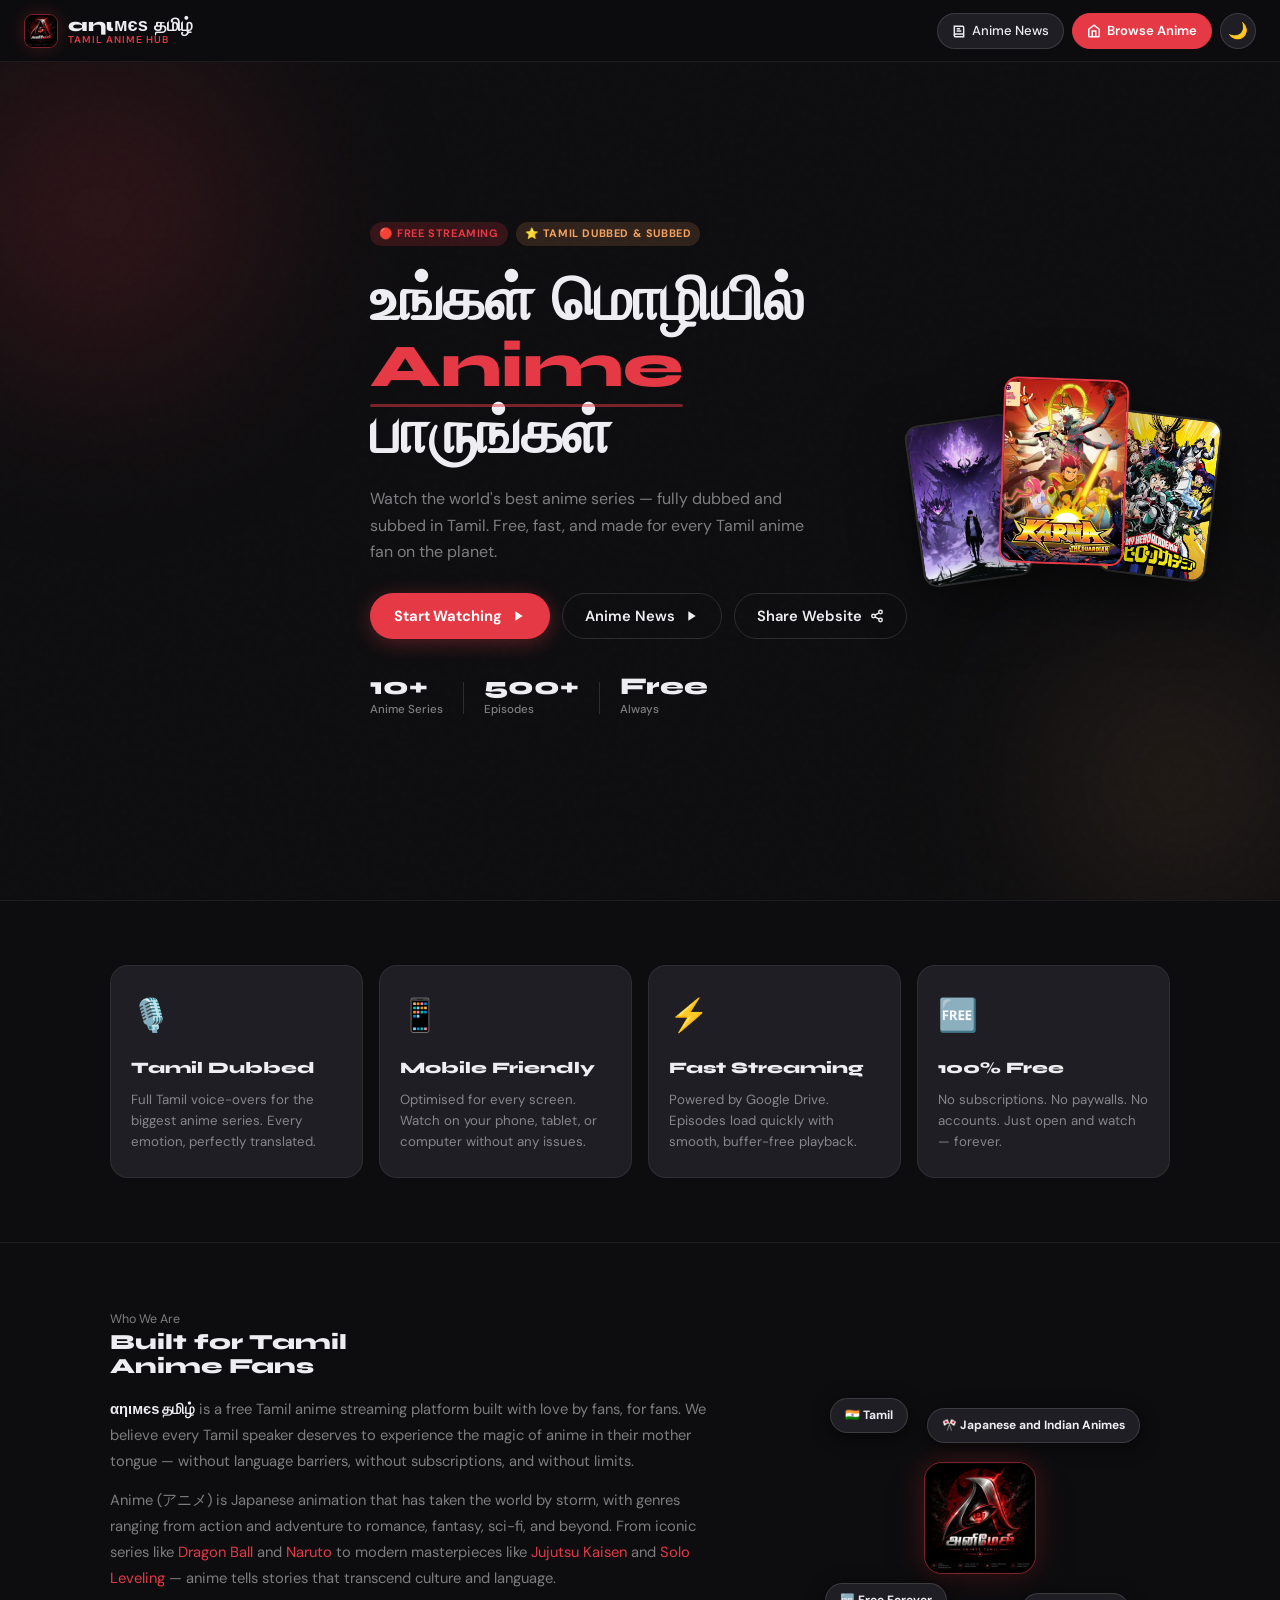
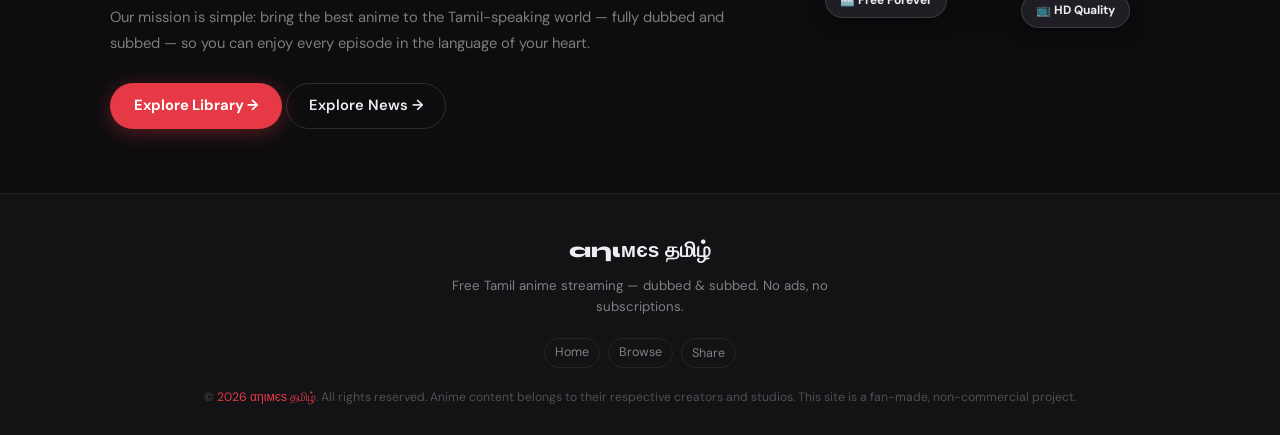
<file: index.html>
<!DOCTYPE html>
<html lang="en" data-theme="dark">
<head>
  <meta charset="UTF-8" />
  <meta name="viewport" content="width=device-width, initial-scale=1.0" />
  <meta name="google-site-verification" content="Bs-zn-4_h5NOEnhNXeSkznOBG7yhEcJbRddoLscS0Bg" />

  <link rel="canonical" href="https://ani-tamil.me/" />
  <meta name="robots" content="index, follow">
  <link rel="icon" type="image/png" href="ani-tamil-logo-nav.jpg" />
  <!-- Google tag (gtag.js) -->
  <script async src="https://www.googletagmanager.com/gtag/js?id=G-4DX2DXGVDZ"></script>
  <script>
    window.dataLayer = window.dataLayer || [];
    function gtag() { dataLayer.push(arguments); }
    gtag('js', new Date());
    gtag('config', 'G-4DX2DXGVDZ');
  </script>
  <title>Watch Anime in Tamil | Ani Tamil</title>
  <meta name="description"
    content="Watch Tamil dubbed and Tamil subbed anime online. Stream popular anime series including Solo Leveling, Jujutsu Kaisen, Black Clover, Blue Lock and more." />
  <meta property="og:title" content="αηιмєѕ தமிழ் — Tamil Anime Streaming" />
  <meta property="og:description" content="Watch your favourite anime dubbed and subbed in Tamil. Free streaming." />
  <meta property="og:image" content="https://ani-tamil.me/og-cover.jpg" />
  <meta property="og:url" content="https://ani-tamil.me/" />
  <meta name="twitter:card" content="summary_large_image" />
  <link rel="stylesheet" href="style.css" />
  <link rel="stylesheet" href="index-style.css" />
</head>
<body>

<!-- ── Navbar ── -->
<nav class="navbar">
  <a href="index.html" class="nav-brand">
    <img class="nav-logo" src="ani-tamil-logo-nav.jpg" alt="Ani Tamil logo" width="34" height="34" decoding="async" />
    <div class="nav-title">
      αηιмєѕ தமிழ்
      <span>Tamil Anime Hub</span>
    </div>
  </a>
  <div class="nav-spacer"></div>
  <div class="nav-actions">
    <a href="ANIMES-NEWS.html" class="nav-btn">
      <svg width="14" height="14" viewBox="0 0 24 24" fill="none" stroke="currentColor" stroke-width="2.5"><path d="M4 19.5A2.5 2.5 0 0 1 6.5 17H20"/><path d="M4 4v15.5A2.5 2.5 0 0 0 6.5 22H20V6a2 2 0 0 0-2-2H4z"/><path d="M8 8h6M8 12h8"/></svg>
      <span>Anime News</span>
    </a>
    <a href="home.html" class="nav-btn home-btn">
      <svg width="14" height="14" viewBox="0 0 24 24" fill="none" stroke="currentColor" stroke-width="2.5"><path d="M3 9l9-7 9 7v11a2 2 0 0 1-2 2H5a2 2 0 0 1-2-2z"/><polyline points="9 22 9 12 15 12 15 22"/></svg>
      <span>Browse Anime</span>
    </a>
    <button class="theme-toggle" id="themeToggle" aria-label="Toggle theme">🌙</button>
  </div>
</nav>

<!-- ── Hero ── -->
<section class="hero">
  <div class="hero-bg">
    <div class="hero-orb hero-orb-1"></div>
    <div class="hero-orb hero-orb-2"></div>
    <div class="hero-grain"></div>
  </div>
  <div class="hero-content container">
    <div class="hero-badge fade-up">
      <span class="badge badge-red">🔴 Free Streaming</span>
      <span class="badge badge-gold">⭐ Tamil Dubbed & Subbed</span>
    </div>
    <h1 class="hero-title fade-up delay-1">
      உங்கள் மொழியில்<br/>
      <span class="hero-title-accent">Anime</span> பாருங்கள்
    </h1>
    <p class="hero-subtitle fade-up delay-2">
      Watch the world's best anime series — fully dubbed and subbed in Tamil.
      Free, fast, and made for every Tamil anime fan on the planet.
    </p>
    <div class="hero-cta fade-up delay-3">
      <a href="home.html" class="btn-primary">
        Start Watching
        <svg width="16" height="16" viewBox="0 0 24 24" fill="currentColor"><path d="M8 5v14l11-7z"/></svg>
      </a>

      <a href="ANIMES-NEWS.html" class="btn-secondary">
        Anime News
        <svg width="16" height="16" viewBox="0 0 24 24" fill="currentColor"><path d="M8 5v14l11-7z"/></svg>
      </a>

      <button class="btn-secondary" id="openShare">
        Share Website
        <svg width="14" height="14" viewBox="0 0 24 24" fill="none" stroke="currentColor" stroke-width="2.5"><circle cx="18" cy="5" r="3"/><circle cx="6" cy="12" r="3"/><circle cx="18" cy="19" r="3"/><line x1="8.59" y1="13.51" x2="15.42" y2="17.49"/><line x1="15.41" y1="6.51" x2="8.59" y2="10.49"/></svg>
      </button>
    </div>
    <div class="hero-stats fade-up delay-4">
      <div class="hero-stat">
        <span class="hero-stat-num">10+</span>
        <span class="hero-stat-label">Anime Series</span>
      </div>
      <div class="hero-stat-divider"></div>
      <div class="hero-stat">
        <span class="hero-stat-num">500+</span>
        <span class="hero-stat-label">Episodes</span>
      </div>
      <div class="hero-stat-divider"></div>
      <div class="hero-stat">
        <span class="hero-stat-num">Free</span>
        <span class="hero-stat-label">Always</span>
      </div>
    </div>
  </div>

  <!-- Floating anime cards preview -->
  <div class="hero-floaters fade-in delay-4">
    <div class="floater floater-1">
      <img src="sololeveling.jpg" alt="Solo Leveling" onerror="this.src='https://placehold.co/120x180/1e1e24/e63946?text=SL'">
    </div>
    <div class="floater floater-2">
      <img src="karna.jpg" alt="Karna The Guardian" onerror="this.src='https://placehold.co/120x180/1e1e24/e63946?text=KTG'">
    </div>
    <div class="floater floater-3">
      <img src="MHA.jpg" alt="My Hero Academia" onerror="this.src='https://placehold.co/120x180/1e1e24/e63946?text=MHA'">
    </div>
  </div>
</section>

<!-- ── Features ── -->
<section class="features-section">
  <div class="container">
    <div class="features-grid">
      <div class="feature-card fade-up">
        <div class="feature-icon">🎙️</div>
        <h3>Tamil Dubbed</h3>
        <p>Full Tamil voice-overs for the biggest anime series. Every emotion, perfectly translated.</p>
      </div>
      <div class="feature-card fade-up delay-1">
        <div class="feature-icon">📱</div>
        <h3>Mobile Friendly</h3>
        <p>Optimised for every screen. Watch on your phone, tablet, or computer without any issues.</p>
      </div>
      <div class="feature-card fade-up delay-2">
        <div class="feature-icon">⚡</div>
        <h3>Fast Streaming</h3>
        <p>Powered by Google Drive. Episodes load quickly with smooth, buffer-free playback.</p>
      </div>
      <div class="feature-card fade-up delay-3">
        <div class="feature-icon">🆓</div>
        <h3>100% Free</h3>
        <p>No subscriptions. No paywalls. No accounts. Just open and watch — forever.</p>
      </div>
    </div>
  </div>
</section>

<!-- ── About ── -->
<section class="about-section">
  <div class="container">
    <div class="about-inner">
      <div class="about-text">
        <div class="section-header">
          <div>
            <p class="section-sub">Who We Are</p>
            <h2 class="section-title">Built for Tamil<br/>Anime Fans</h2>
          </div>
        </div>
        <p class="about-para">
          <strong>αηιмєѕ தமிழ்</strong> is a free Tamil anime streaming platform built with love by fans, for fans.
          We believe every Tamil speaker deserves to experience the magic of anime in their mother tongue — without language barriers, without subscriptions, and without limits.
        </p>
        <p class="about-para">
          Anime (アニメ) is Japanese animation that has taken the world by storm, with genres ranging from action and adventure to romance, fantasy, sci-fi, and beyond.
          From iconic series like <em>Dragon Ball</em> and <em>Naruto</em> to modern masterpieces like <em>Jujutsu Kaisen</em> and <em>Solo Leveling</em> — anime tells stories that transcend culture and language.
        </p>
        <p class="about-para">
          Our mission is simple: bring the best anime to the Tamil-speaking world — fully dubbed and subbed — so you can enjoy every episode in the language of your heart.
        </p>
        <a href="home.html" class="btn-primary" style="margin-top:12px; display:inline-flex;">
          Explore Library →
        </a>

        <a href="ANIMES-NEWS.html" class="btn-secondary" style="margin-top:12px; display:inline-flex;">
          Explore News →
        </a>


      </div>
      <div class="about-visual">
        <div class="about-card-stack">
          <div class="about-tag about-tag-1">🇮🇳 Tamil</div>
          <div class="about-tag about-tag-2">🎌 Japanese and Indian Animes</div>
          <div class="about-tag about-tag-3">🆓 Free Forever</div>
          <div class="about-tag about-tag-4">📺 HD Quality</div>
          <img class="about-center-logo" src="ani-tamil-logo-nav.jpg" alt="Ani Tamil logo" width="112" height="112" loading="lazy" decoding="async" />
        </div>
      </div>
    </div>
  </div>
</section>

<!-- ── Footer ── -->
<footer>
  <div class="footer-brand">αηιмєѕ தமிழ்</div>
  <p class="footer-desc">Free Tamil anime streaming — dubbed & subbed. No ads, no subscriptions.</p>
  <div class="footer-links">
    <a href="index.html" class="footer-link">Home</a>
    <a href="home.html" class="footer-link">Browse</a>
    <button class="footer-link" onclick="openShareModal()" style="background:none;cursor:pointer;">Share</button>
  </div>
  <div class="footer-copy">
    © <span id="footerYear"></span> <span>αηιмєѕ தமிழ்</span>. All rights reserved. Anime content belongs to their respective creators and studios.
    This site is a fan-made, non-commercial project.
  </div>
</footer>

<!-- ── Share Modal ── -->
<div class="modal-overlay" id="shareModal" role="dialog" aria-label="Share">
  <div class="share-sheet">
    <div class="share-handle"></div>
    <p class="share-title">Share αηιмєѕ தமிழ்</p>
    <div class="share-grid">
      <button class="share-btn" onclick="shareWhatsApp()">
        <span class="share-icon">💬</span>WhatsApp
      </button>
      <button class="share-btn" onclick="shareTelegram()">
        <span class="share-icon">✈️</span>Telegram
      </button>
      <button class="share-btn" onclick="shareTwitter()">
        <span class="share-icon">🐦</span>Twitter
      </button>
      <button class="share-btn" onclick="shareFacebook()">
        <span class="share-icon">👍</span>Facebook
      </button>
      <button class="share-btn" onclick="shareReddit()">
        <span class="share-icon">🤖</span>Reddit
      </button>
      <button class="share-btn" onclick="shareEmail()">
        <span class="share-icon">📧</span>Email
      </button>
      <button class="share-btn" onclick="shareNative()">
        <span class="share-icon">📤</span>More
      </button>
      <button class="share-btn" onclick="copyLink()">
        <span class="share-icon">🔗</span>Copy
      </button>
    </div>
    <div class="share-copy-row">
      <span class="share-copy-url" id="shareUrl">https://ani-tamil.me/</span>
      <button class="share-copy-btn" onclick="copyLink()">Copy Link</button>
    </div>
  </div>
</div>

<!-- ── Toast ── -->
<div class="toast" id="toast"></div>

<script>
  /* ── Theme ── */
  const root = document.documentElement;
  const themeBtn = document.getElementById('themeToggle');
  const saved = localStorage.getItem('theme') || 'dark';
  root.setAttribute('data-theme', saved);
  themeBtn.textContent = saved === 'dark' ? '🌙' : '☀️';

  themeBtn.addEventListener('click', () => {
    const next = root.getAttribute('data-theme') === 'dark' ? 'light' : 'dark';
    root.setAttribute('data-theme', next);
    themeBtn.textContent = next === 'dark' ? '🌙' : '☀️';
    localStorage.setItem('theme', next);
  });

  /* ── Footer year ── */
  document.getElementById('footerYear').textContent = new Date().getFullYear();

  /* ── Share modal ── */
  const SITE_URL  = 'https://ani-tamil.me/';
  const SITE_TEXT = 'Watch Tamil anime for free! Dubbed & subbed in Tamil 🎌🇮🇳';

  const modal = document.getElementById('shareModal');

  function openShareModal() {
    modal.classList.add('open');
    document.body.style.overflow = 'hidden';
  }

  function closeShareModal() {
    modal.classList.remove('open');
    document.body.style.overflow = '';
  }

  document.getElementById('openShare').addEventListener('click', openShareModal);
  modal.addEventListener('click', e => { if (e.target === modal) closeShareModal(); });

  function shareWhatsApp()  { window.open(`https://wa.me/?text=${encodeURIComponent(SITE_TEXT + ' ' + SITE_URL)}`, '_blank'); }
  function shareTelegram()  { window.open(`https://t.me/share/url?url=${encodeURIComponent(SITE_URL)}&text=${encodeURIComponent(SITE_TEXT)}`, '_blank'); }
  function shareTwitter()   { window.open(`https://twitter.com/intent/tweet?text=${encodeURIComponent(SITE_TEXT)}&url=${encodeURIComponent(SITE_URL)}`, '_blank'); }
  function shareFacebook()  { window.open(`https://www.facebook.com/sharer/sharer.php?u=${encodeURIComponent(SITE_URL)}`, '_blank'); }
  function shareReddit()    { window.open(`https://reddit.com/submit?url=${encodeURIComponent(SITE_URL)}&title=${encodeURIComponent(SITE_TEXT)}`, '_blank'); }
  function shareEmail()     { window.open(`mailto:?subject=${encodeURIComponent('Tamil Anime - Free Streaming')}&body=${encodeURIComponent(SITE_TEXT + '\n\n' + SITE_URL)}`); }

  function shareNative() {
    if (navigator.share) {
      navigator.share({ title: 'αηιмєѕ தமிழ்', text: SITE_TEXT, url: SITE_URL });
    } else {
      copyLink();
    }
  }

  function copyLink() {
    navigator.clipboard.writeText(SITE_URL).then(() => showToast('Link copied! 🔗'));
  }

  /* ── Toast ── */
  const toastEl = document.getElementById('toast');
  let toastTimer;
  function showToast(msg) {
    toastEl.textContent = msg;
    toastEl.classList.add('show');
    clearTimeout(toastTimer);
    toastTimer = setTimeout(() => toastEl.classList.remove('show'), 2400);
  }
</script>
</body>
</html>
</file>
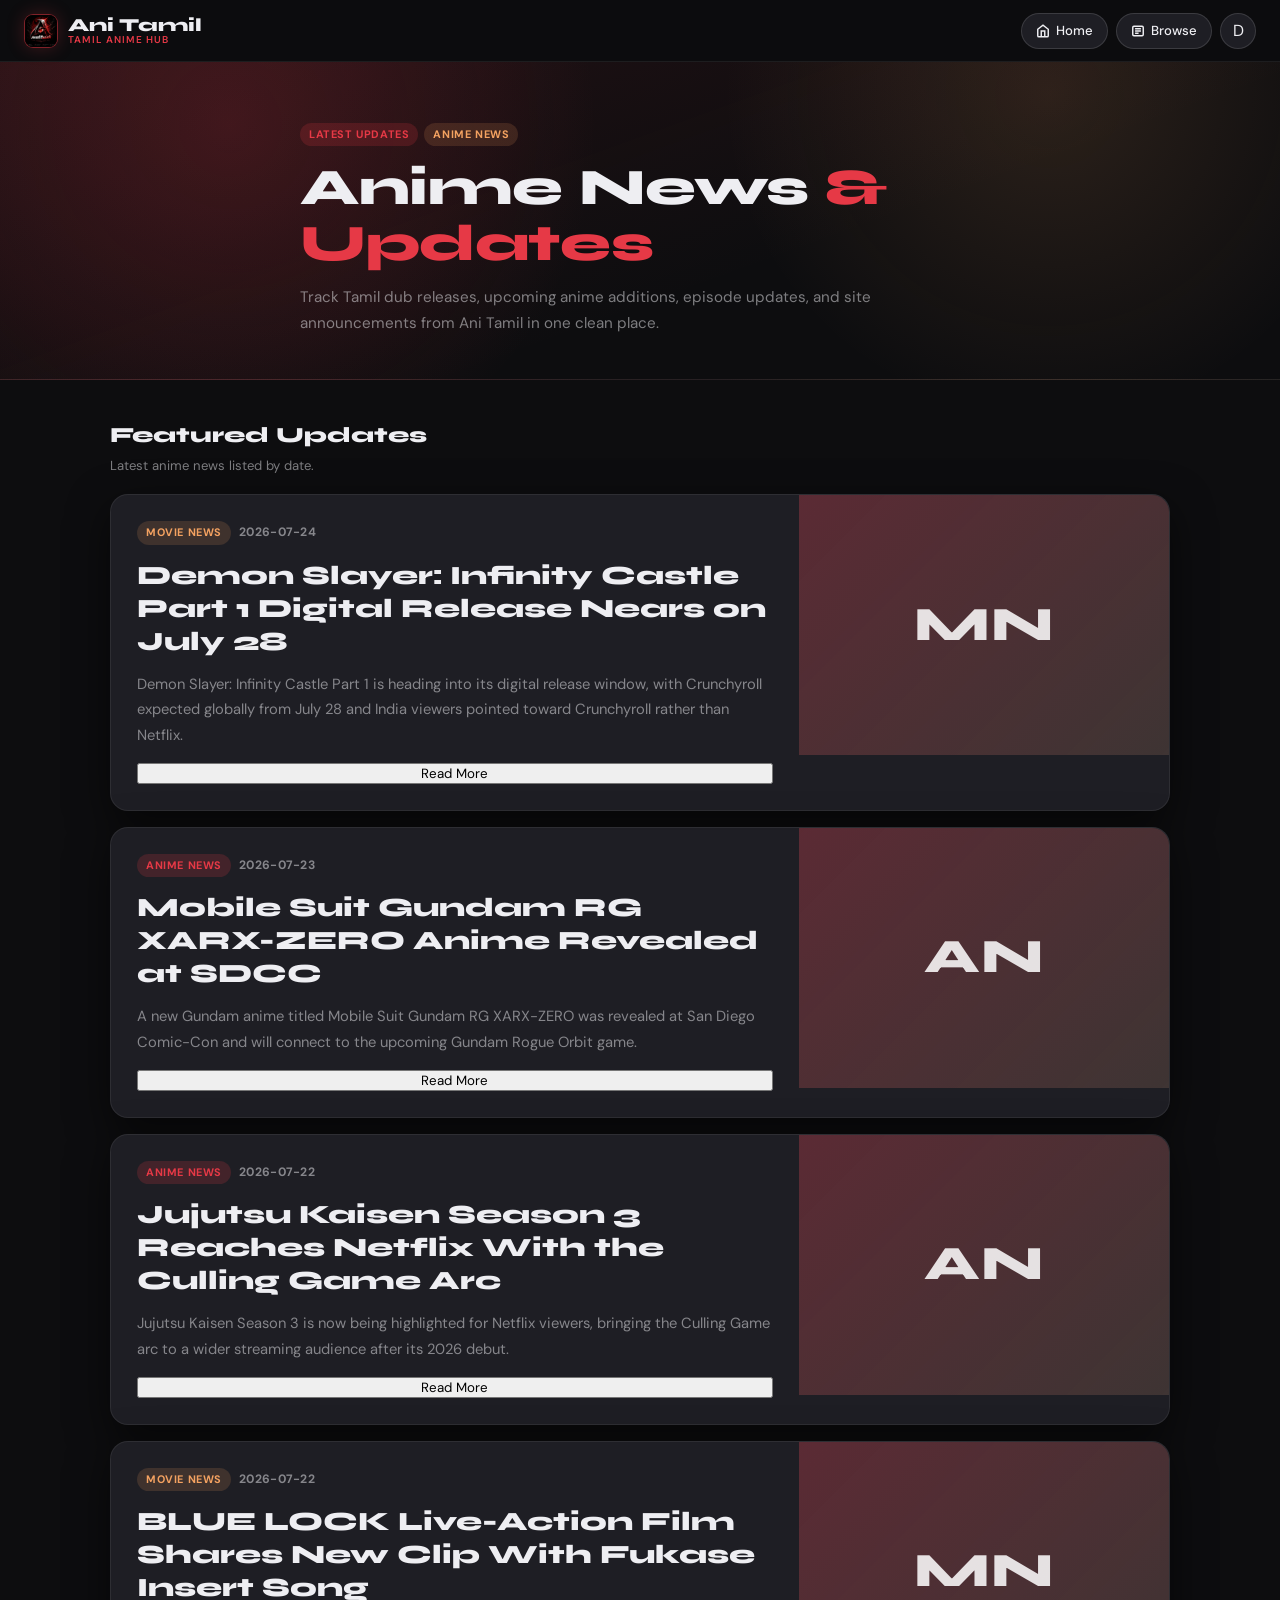
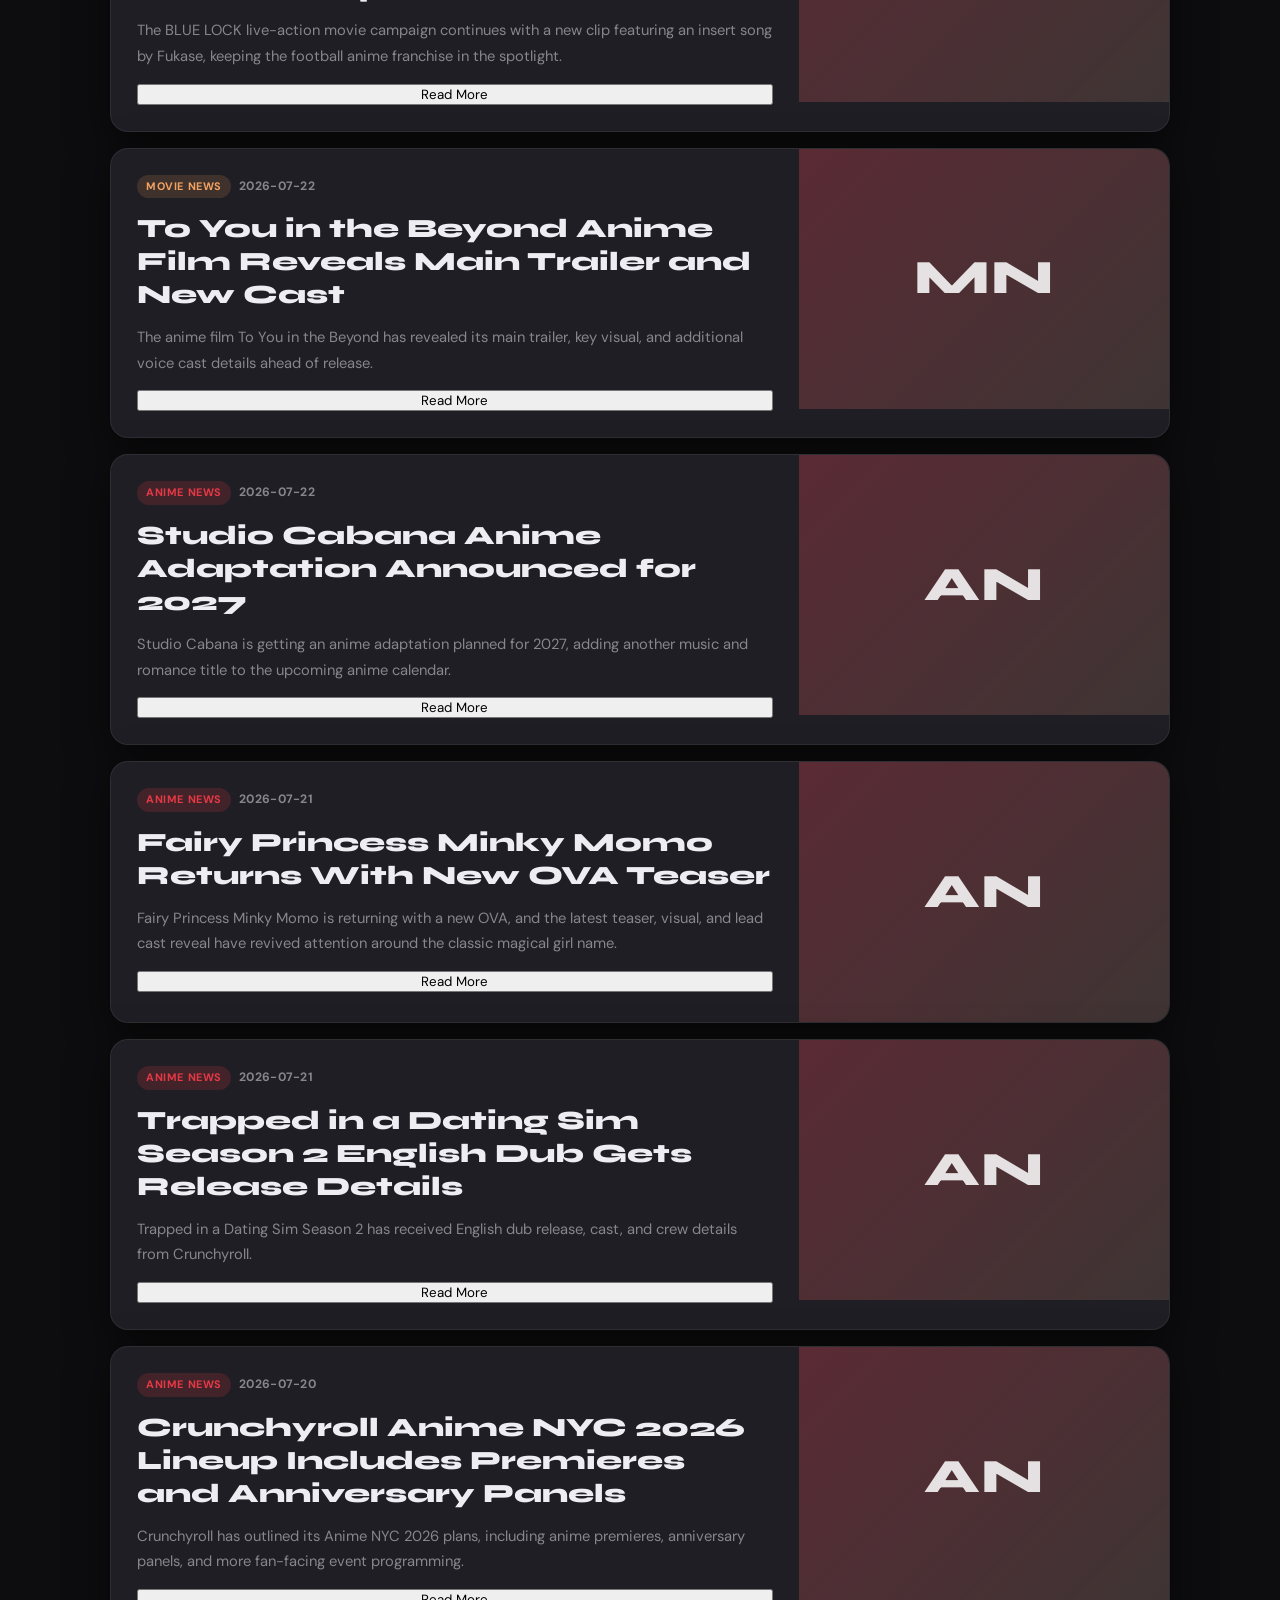
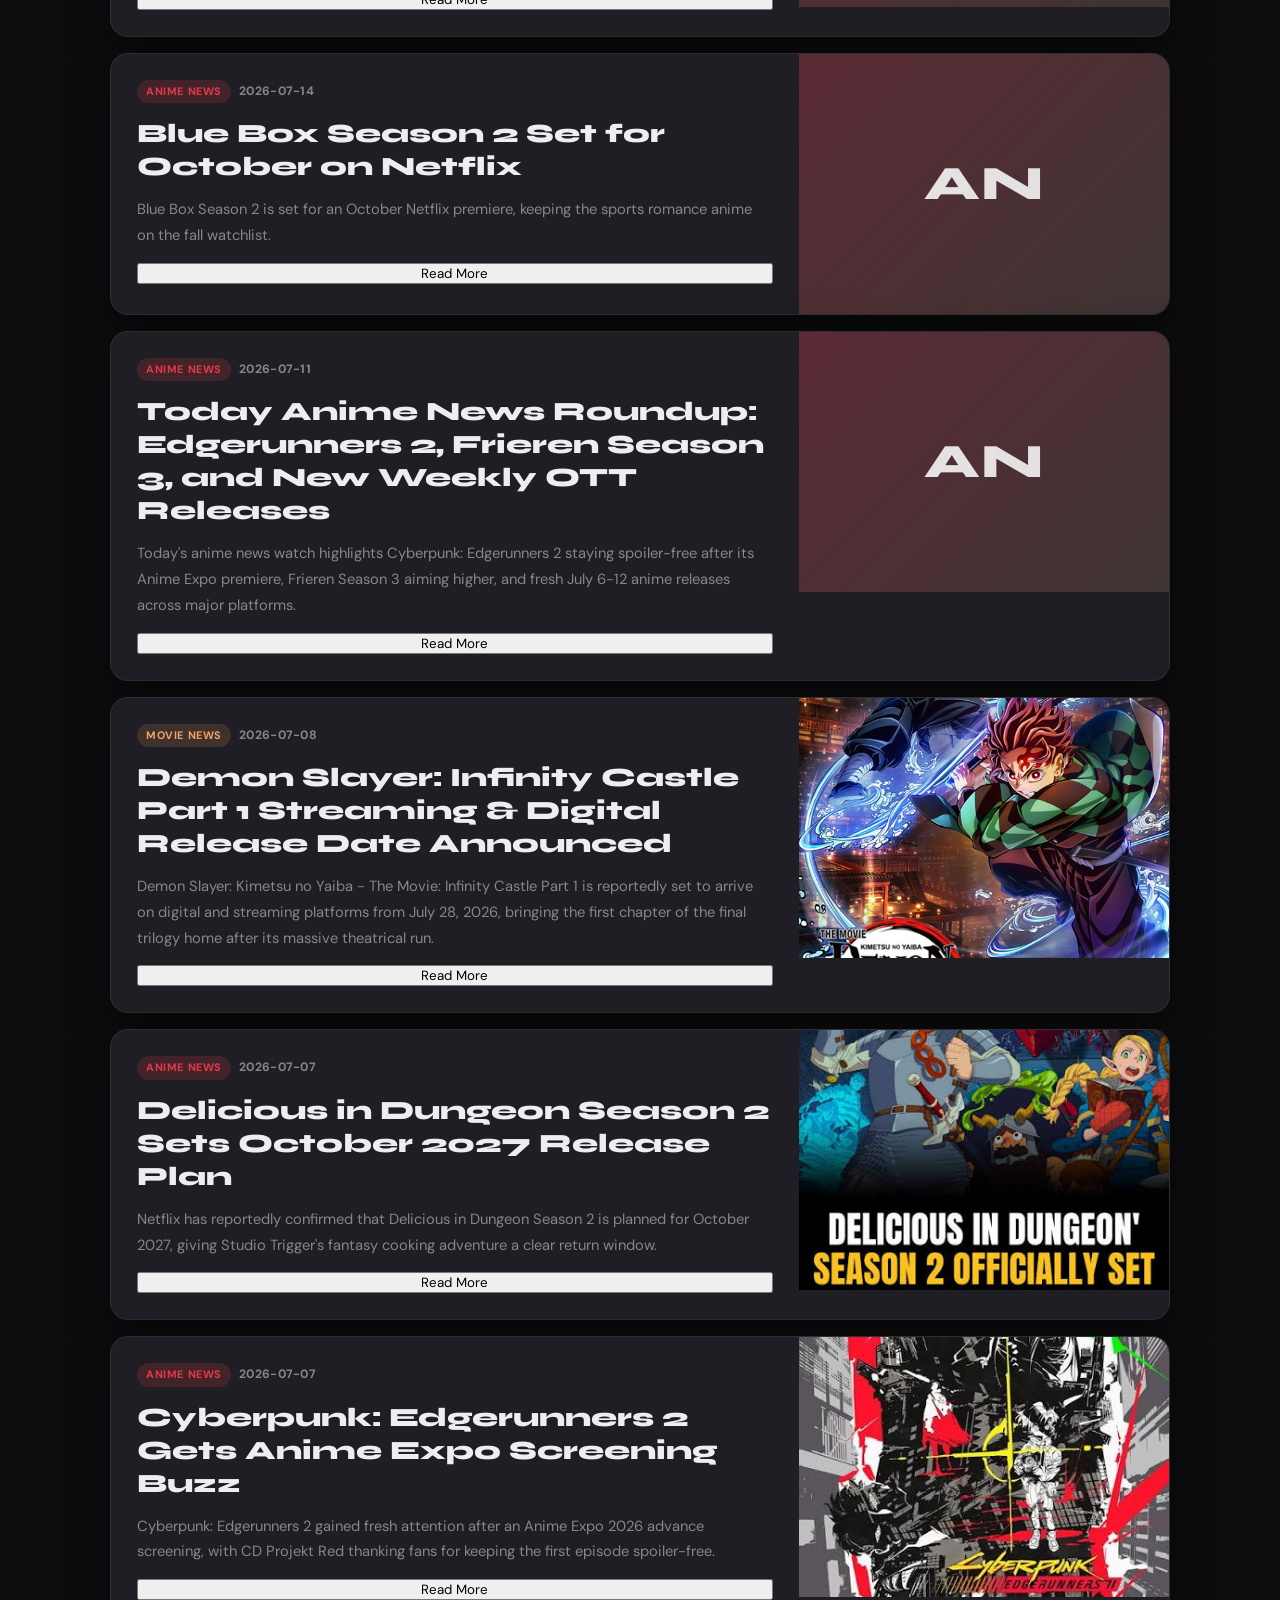
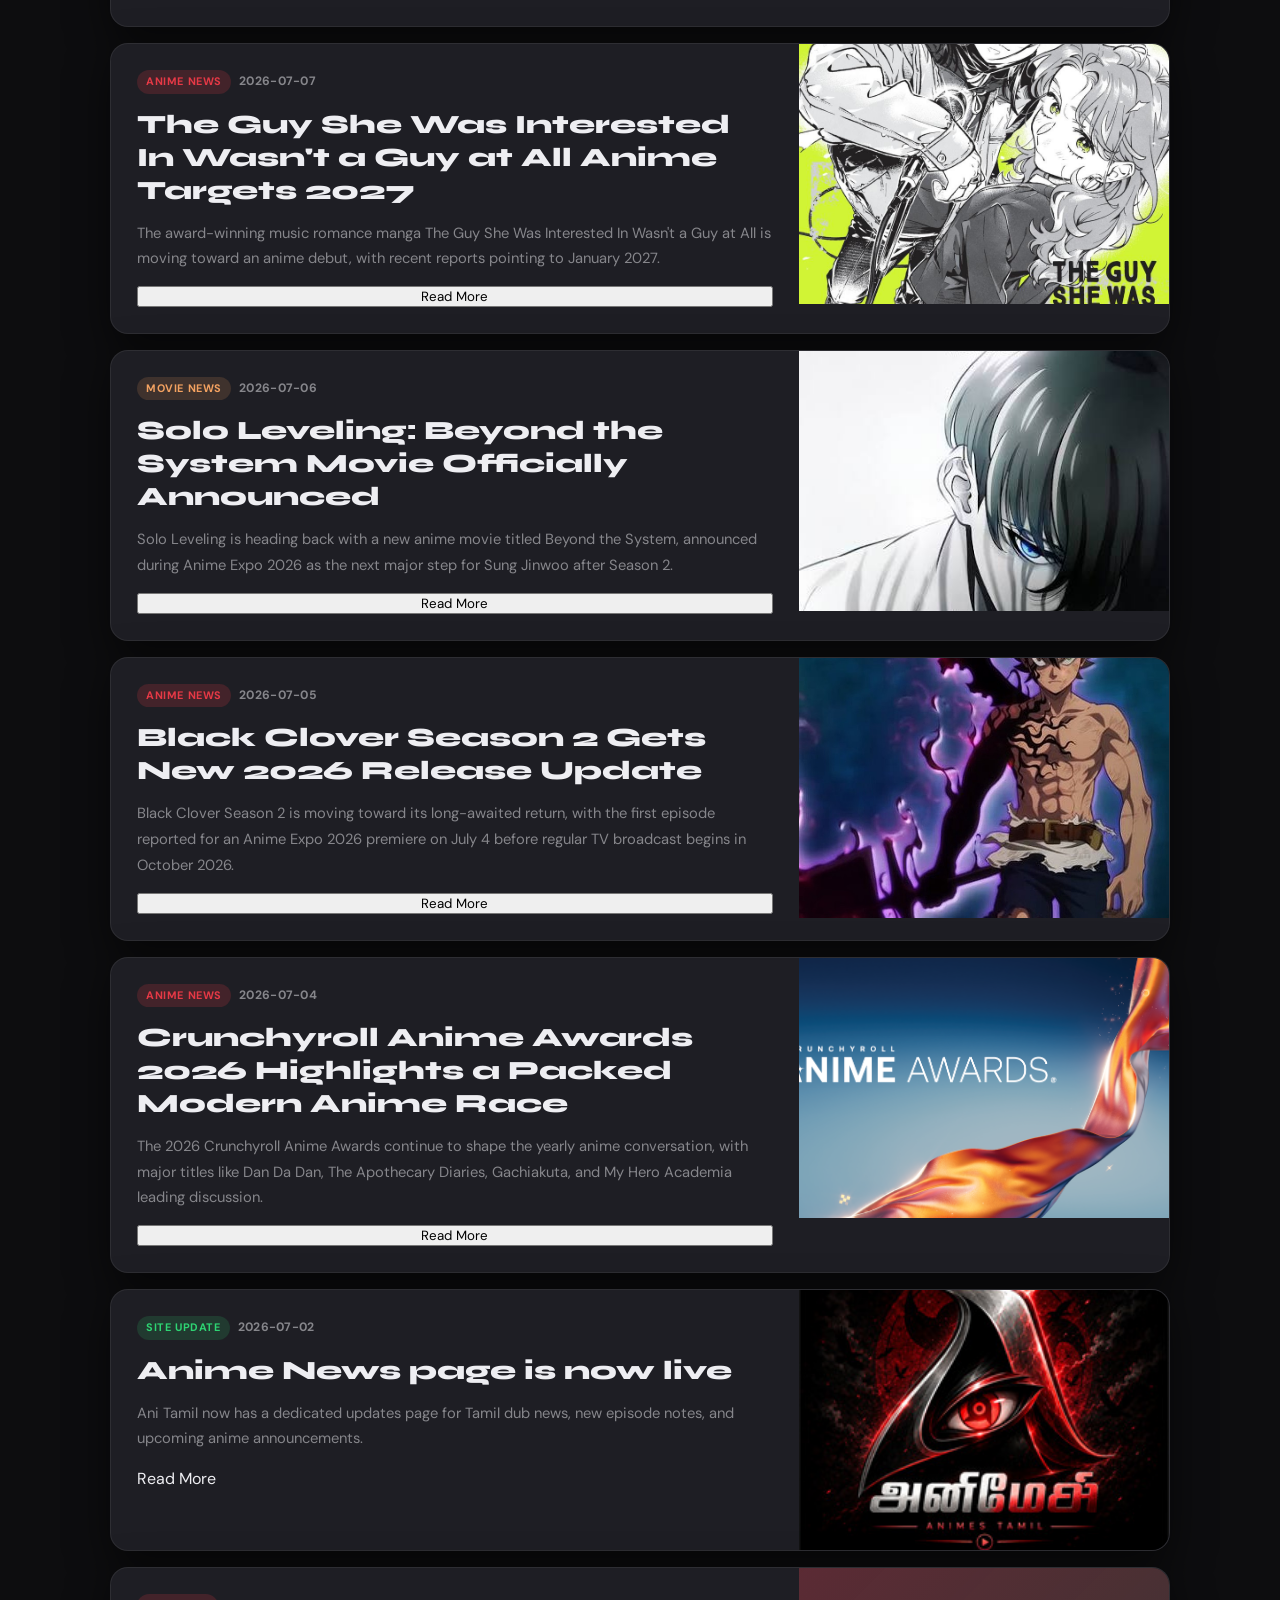
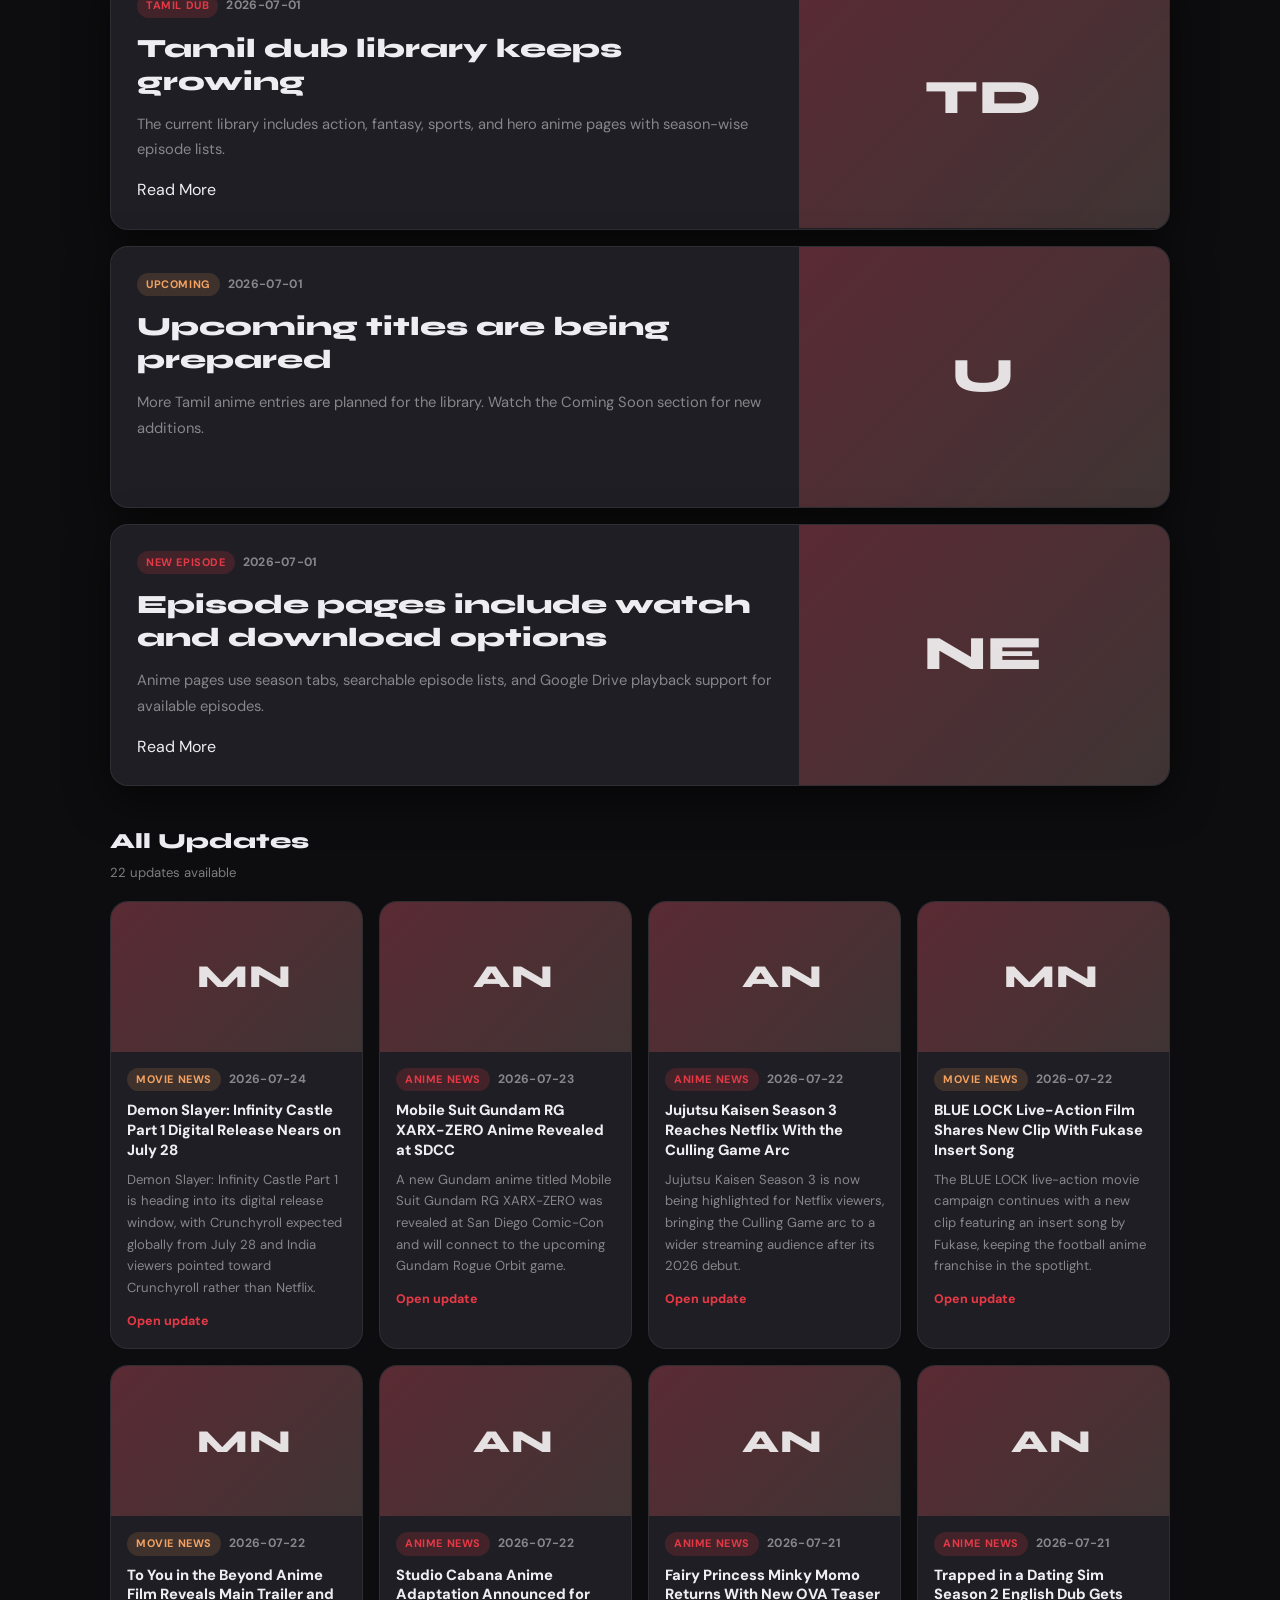
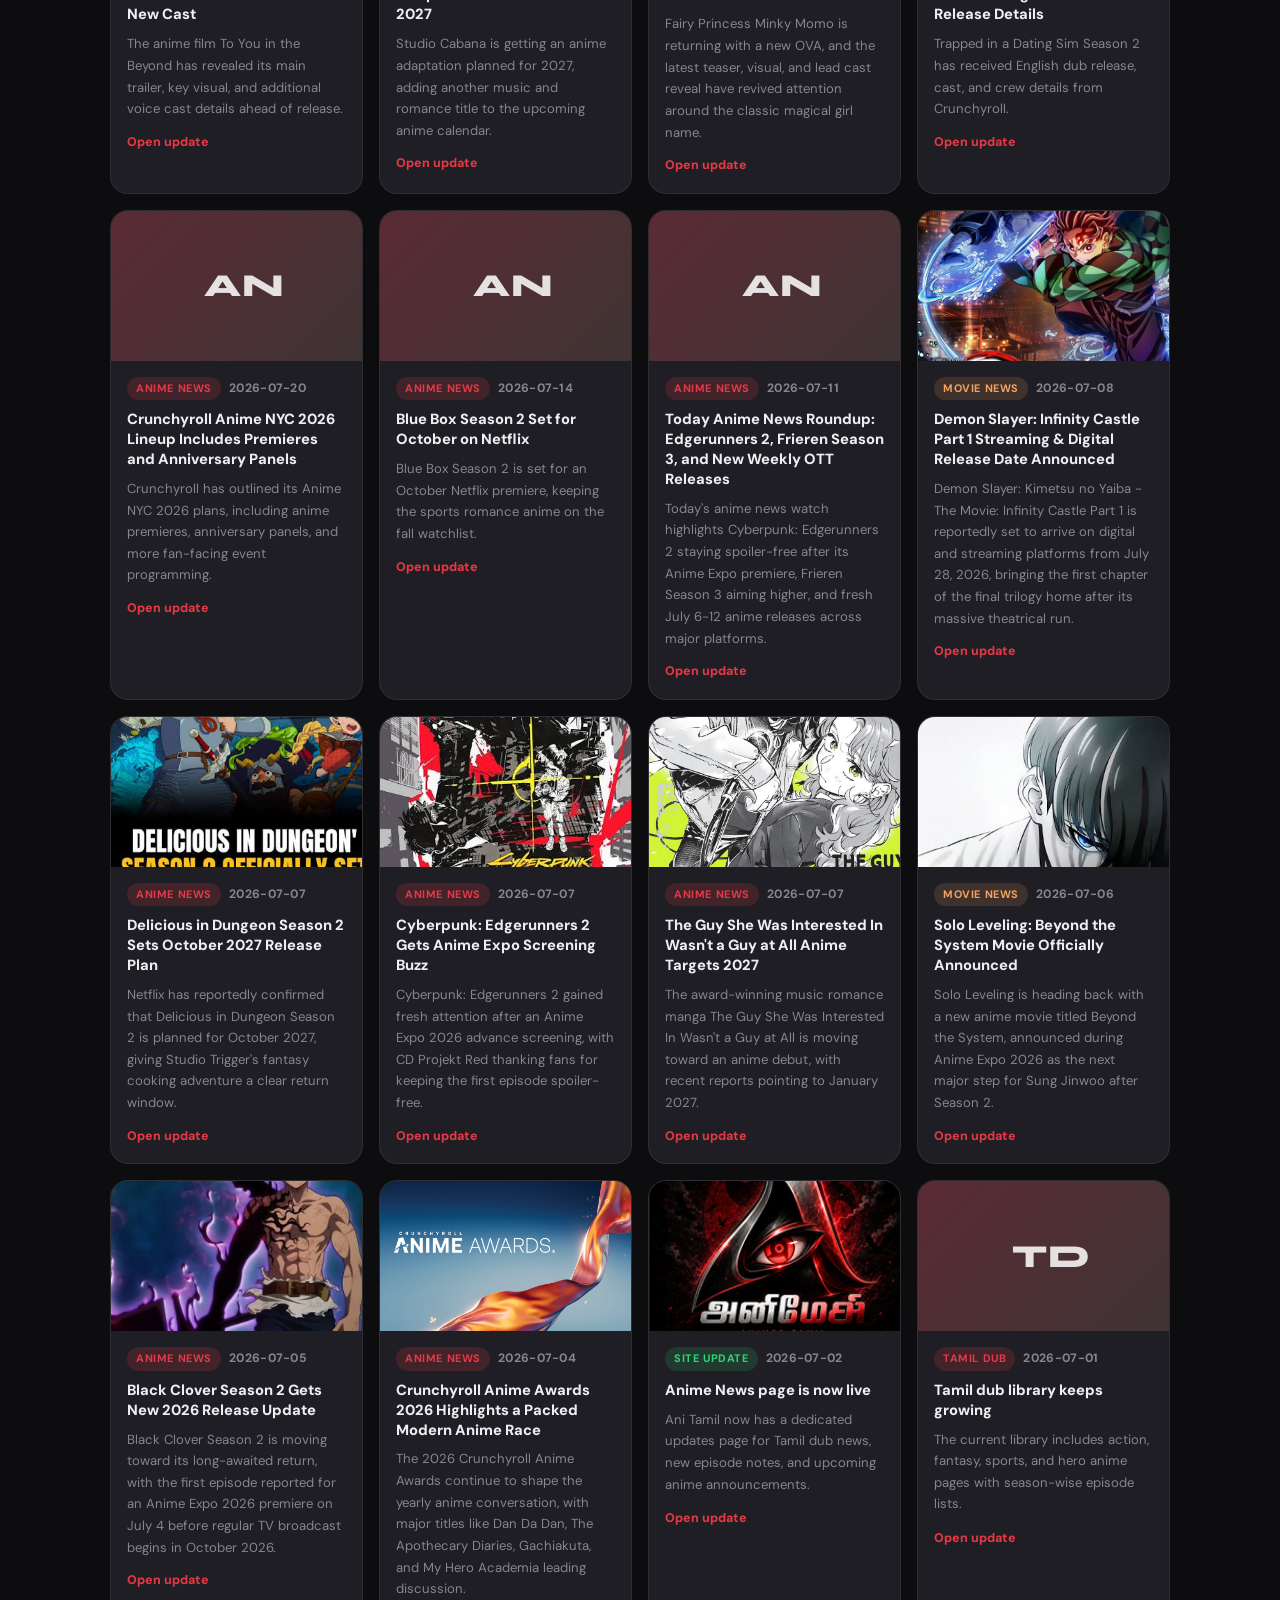
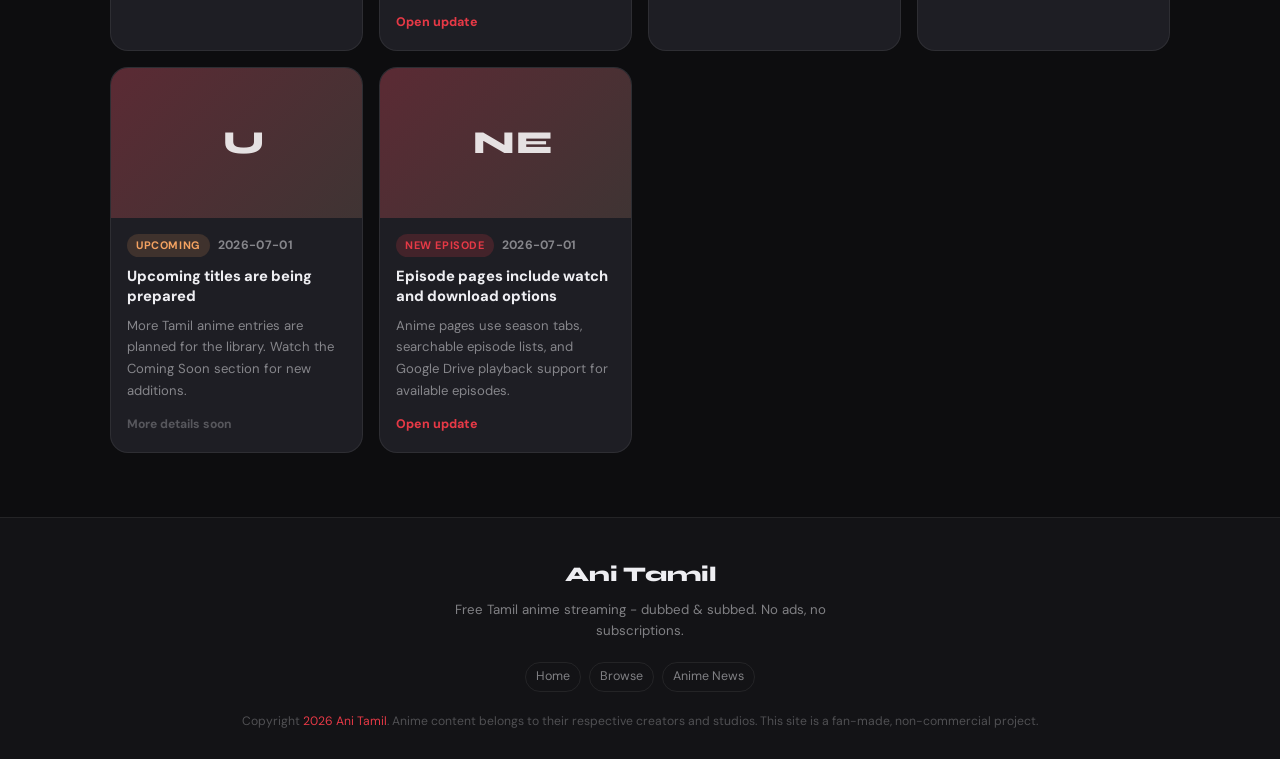
<file: ANIMES-NEWS.html>
<!DOCTYPE html>
<html lang="en" data-theme="dark">
<head>
  <meta charset="UTF-8" />
  <meta name="viewport" content="width=device-width, initial-scale=1.0" />
  <meta name="google-site-verification" content="Bs-zn-4_h5NOEnhNXeSkznOBG7yhEcJbRddoLscS0Bg" />

  <link rel="canonical" href="https://ani-tamil.me/ANIMES-NEWS.html" />
  <meta name="robots" content="index, follow">
  <link rel="icon" type="image/png" href="ani-tamil-logo-nav.jpg" />
  <script async src="https://www.googletagmanager.com/gtag/js?id=G-4DX2DXGVDZ"></script>
  <script>
    window.dataLayer = window.dataLayer || [];
    function gtag() { dataLayer.push(arguments); }
    gtag('js', new Date());
    gtag('config', 'G-4DX2DXGVDZ');
  </script>
  <title>Anime News & Updates | Ani Tamil</title>
  <meta name="description" content="Latest Ani Tamil anime updates, Tamil dub news, upcoming releases, and site announcements." />
  <meta property="og:title" content="Anime News & Updates | Ani Tamil" />
  <meta property="og:description" content="Follow the latest anime updates, Tamil dub releases, and Ani Tamil site announcements." />
  <meta property="og:url" content="https://ani-tamil.me/ANIMES-NEWS.html" />
  <meta name="twitter:card" content="summary_large_image" />
  <link rel="stylesheet" href="style.css" />
  <link rel="stylesheet" href="ANIMES-NEWS.css" />
</head>
<body>

<nav class="navbar">
  <a href="index.html" class="nav-brand">
    <img class="nav-logo" src="ani-tamil-logo-nav.jpg" alt="Ani Tamil logo" width="34" height="34" decoding="async" />
    <div class="nav-title">
      Ani Tamil
      <span>Tamil Anime Hub</span>
    </div>
  </a>
  <div class="nav-spacer"></div>
  <div class="nav-actions">
    <a href="index.html" class="nav-btn">
      <svg width="14" height="14" viewBox="0 0 24 24" fill="none" stroke="currentColor" stroke-width="2.5"><path d="M3 9l9-7 9 7v11a2 2 0 0 1-2 2H5a2 2 0 0 1-2-2z"/><polyline points="9 22 9 12 15 12 15 22"/></svg>
      <span>Home</span>
    </a>
    <a href="home.html" class="nav-btn">
      <svg width="14" height="14" viewBox="0 0 24 24" fill="none" stroke="currentColor" stroke-width="2.5"><rect x="3" y="4" width="18" height="16" rx="2"/><path d="M7 8h10M7 12h10M7 16h6"/></svg>
      <span>Browse</span>
    </a>
    <button class="theme-toggle" id="themeToggle" aria-label="Toggle theme">D</button>
  </div>
</nav>

<section class="news-hero">
  <div class="container news-hero-inner">
    <div class="news-kicker fade-up">
      <span class="badge badge-red">Latest Updates</span>
      <span class="badge badge-gold">Anime News</span>
    </div>
    <h1 class="news-title fade-up delay-1">Anime News <span>& Updates</span></h1>
    <p class="news-subtitle fade-up delay-2">
      Track Tamil dub releases, upcoming anime additions, episode updates, and site announcements from Ani Tamil in one clean place.
    </p>
  </div>
</section>

<main class="news-main">
  <div class="container">
    <div class="news-section-header">
      <div>
        <h2 class="news-section-title">Featured Updates</h2>
        <p class="news-section-sub">Latest anime news listed by date.</p>
      </div>
    </div>

    <section class="featured-card fade-up" id="featuredNews"></section>

    <div class="news-section-header">
      <div>
        <h2 class="news-section-title">All Updates</h2>
        <p class="news-section-sub" id="newsCount">Loading updates...</p>
      </div>
    </div>

    <section class="news-grid" id="newsGrid"></section>
  </div>
</main>

<footer>
  <div class="footer-brand">Ani Tamil</div>
  <p class="footer-desc">Free Tamil anime streaming - dubbed & subbed. No ads, no subscriptions.</p>
  <div class="footer-links">
    <a href="index.html" class="footer-link">Home</a>
    <a href="home.html" class="footer-link">Browse</a>
    <a href="ANIMES-NEWS.html" class="footer-link">Anime News</a>
  </div>
  <div class="footer-copy">
    Copyright <span id="footerYear"></span> <span>Ani Tamil</span>. Anime content belongs to their respective creators and studios.
    This site is a fan-made, non-commercial project.
  </div>
</footer>

<script>
const NEWS_ITEMS = [
  {
    title: 'Demon Slayer: Infinity Castle Part 1 Digital Release Nears on July 28',
    date: '2026-07-24',
    category: 'Movie News',
    summary: 'Demon Slayer: Infinity Castle Part 1 is heading into its digital release window, with Crunchyroll expected globally from July 28 and India viewers pointed toward Crunchyroll rather than Netflix.',
    link: '#demon-slayer-infinity-castle-july-28-digital-release',
    article: {
      eyebrow: 'Demon Slayer OTT Update',
      title: 'Demon Slayer: Infinity Castle Part 1 Digital Release Nears on July 28',
      intro: 'Demon Slayer fans now have a clear home-viewing date to watch for. The first Infinity Castle movie is expected to begin its digital rollout on July 28, 2026, after its theatrical run made it one of the biggest anime movie events of the year.',
      details: [
        'The latest India-focused streaming reports say the movie will be available globally on Crunchyroll from July 28, while digital purchase options are expected through services such as Prime Video and Apple TV. Netflix availability is limited to selected Asian markets, and Netflix India is not listed for this release.',
        'Infinity Castle Part 1 continues directly after the Hashira Training Arc, moving Tanjiro and the Demon Slayer Corps into Muzan Kibutsuji\'s shifting fortress. For Tamil anime fans, this is the key anime movie to track at the end of July because it finally makes the new chapter easier to watch from home.',
        'Viewers planning a rewatch should finish the latest TV season first. The film is not a side story; it is the opening part of Demon Slayer\'s final battle arc and sets up the rest of the trilogy.'
      ],
      facts: [
        ['Digital date', 'July 28, 2026'],
        ['Main platform', 'Crunchyroll'],
        ['India note', 'Netflix India not listed'],
        ['Purchase options', 'Prime Video and Apple TV expected'],
        ['Story arc', 'Infinity Castle']
      ],
      note: 'Platform availability can vary by country, so check your local Crunchyroll and digital store listings on release day.'
    }
  },

  {
    title: 'Mobile Suit Gundam RG XARX-ZERO Anime Revealed at SDCC',
    date: '2026-07-23',
    category: 'Anime News',
    summary: 'A new Gundam anime titled Mobile Suit Gundam RG XARX-ZERO was revealed at San Diego Comic-Con and will connect to the upcoming Gundam Rogue Orbit game.',
    link: '#mobile-suit-gundam-rg-xarx-zero-sdcc-reveal',
    article: {
      eyebrow: 'Gundam SDCC Reveal',
      title: 'Mobile Suit Gundam RG XARX-ZERO Anime Revealed at SDCC',
      intro: 'The Gundam franchise has a surprise new anime on the way. Mobile Suit Gundam RG XARX-ZERO was revealed during San Diego Comic-Con 2026 with a teaser trailer and a story connection to the upcoming Gundam Rogue Orbit game.',
      details: [
        'The anime is set around a new After Apocalypse timeline and follows Ray Azumi, a boy living on the Moon after humanity was forced away from Earth. The project is positioned as a story that arrives before the game in the timeline, giving the new Gundam setting a bigger multimedia push.',
        'Kenji Kamiyama is attached as writer and director, which immediately makes the project more interesting for science fiction anime fans. His previous work includes The Ninth Jedi from Star Wars: Visions and The Lord of the Rings: The War of the Rohirrim.',
        'Both the anime and Gundam Rogue Orbit are currently aimed at 2027, so fans should expect more trailers, mechanical designs, and character details as the release window gets closer.'
      ],
      facts: [
        ['Title', 'Mobile Suit Gundam RG XARX-ZERO'],
        ['Reveal event', 'San Diego Comic-Con 2026'],
        ['Timeline', 'After Apocalypse'],
        ['Main character', 'Ray Azumi'],
        ['Release window', '2027']
      ],
      note: 'The anime is announced, but final release timing and streaming details still need official follow-up.'
    }
  },

  {
    title: 'Jujutsu Kaisen Season 3 Reaches Netflix With the Culling Game Arc',
    date: '2026-07-22',
    category: 'Anime News',
    summary: 'Jujutsu Kaisen Season 3 is now being highlighted for Netflix viewers, bringing the Culling Game arc to a wider streaming audience after its 2026 debut.',
    link: '#jujutsu-kaisen-season-3-netflix-culling-game',
    article: {
      eyebrow: 'Jujutsu Kaisen Streaming Update',
      title: 'Jujutsu Kaisen Season 3 Reaches Netflix With the Culling Game Arc',
      intro: 'Jujutsu Kaisen Season 3 is back in the news as the Culling Game arc reaches more streaming viewers through Netflix, while Crunchyroll continues to remain one of the main platforms for the series.',
      details: [
        'Season 3 adapts the Culling Game material, one of the manga\'s most chaotic and important arcs after the Shibuya Incident. Yuji, Megumi, and the wider sorcerer world are pushed into a deadly tournament-like system where alliances shift quickly and new threats appear.',
        'The current streaming push matters because Jujutsu Kaisen remains one of the biggest modern anime titles for international fans. More Netflix availability means casual viewers who missed the original broadcast window have another easy way to catch up.',
        'Fans should remember that platform catalogues differ by country. If the season is not visible in one region, Crunchyroll or local anime streaming partners may still carry it.'
      ],
      facts: [
        ['Series', 'Jujutsu Kaisen Season 3'],
        ['Arc', 'Culling Game'],
        ['Streaming spotlight', 'Netflix'],
        ['Other major platform', 'Crunchyroll'],
        ['Genre', 'Supernatural action']
      ],
      note: 'Netflix release timing and language options can change by region, so check the local app listing for exact availability.'
    }
  },

  {
    title: 'BLUE LOCK Live-Action Film Shares New Clip With Fukase Insert Song',
    date: '2026-07-22',
    category: 'Movie News',
    summary: 'The BLUE LOCK live-action movie campaign continues with a new clip featuring an insert song by Fukase, keeping the football anime franchise in the spotlight.',
    link: '#blue-lock-live-action-film-new-clip-fukase-song',
    article: {
      eyebrow: 'BLUE LOCK Movie Update',
      title: 'BLUE LOCK Live-Action Film Shares New Clip With Fukase Insert Song',
      intro: 'BLUE LOCK is building more momentum for its live-action film with a newly released clip featuring an insert song by Fukase. The update keeps the franchise active beyond the anime and manga fanbase.',
      details: [
        'The new clip focuses attention on the film\'s energy, music, and competitive football tone. BLUE LOCK has always sold itself on ego, pressure, and intense player psychology, so the live-action version has the challenge of making that larger-than-life style feel sharp with real performers.',
        'Fukase\'s music placement gives the film another hook for viewers who follow Japanese pop and rock artists as closely as anime adaptations. Music-driven promotion is especially useful for sports films because it can sell the emotion of rivalry quickly.',
        'For Tamil fans who already follow the anime, this is worth tracking as a separate adaptation rather than a replacement for future animated BLUE LOCK content.'
      ],
      facts: [
        ['Project', 'BLUE LOCK live-action film'],
        ['Update', 'New clip released'],
        ['Music spotlight', 'Fukase insert song'],
        ['Source', 'Football manga and anime'],
        ['Format', 'Live-action movie']
      ],
      note: 'Regional theatrical and streaming details may differ, so final local availability should be checked closer to release.'
    }
  },

  {
    title: 'To You in the Beyond Anime Film Reveals Main Trailer and New Cast',
    date: '2026-07-22',
    category: 'Movie News',
    summary: 'The anime film To You in the Beyond has revealed its main trailer, key visual, and additional voice cast details ahead of release.',
    link: '#to-you-in-the-beyond-main-trailer-cast',
    article: {
      eyebrow: 'Anime Film Trailer',
      title: 'To You in the Beyond Anime Film Reveals Main Trailer and New Cast',
      intro: 'To You in the Beyond has moved into a bigger promotional stage with its main trailer, a new visual, and additional cast details now revealed.',
      details: [
        'The main trailer is important because it gives viewers their clearest look yet at the film\'s tone, animation, and emotional direction. For original or lesser-known anime films, a strong trailer often decides whether fans add it to their watchlist.',
        'The new cast announcement also helps frame the movie\'s character focus. Voice casting can be a major draw in anime films, especially when familiar performers join a project that is still introducing its world to viewers.',
        'Anime movie fans should keep an eye on further distribution updates, especially international festival screenings, theatrical plans, or later streaming announcements.'
      ],
      facts: [
        ['Title', 'To You in the Beyond'],
        ['Update', 'Main trailer revealed'],
        ['Also revealed', 'Visual and new voice cast'],
        ['Format', 'Anime film'],
        ['Watch point', 'International release details']
      ],
      note: 'The trailer and cast update are confirmed news, while wider release availability may be announced later.'
    }
  },

  {
    title: 'Studio Cabana Anime Adaptation Announced for 2027',
    date: '2026-07-22',
    category: 'Anime News',
    summary: 'Studio Cabana is getting an anime adaptation planned for 2027, adding another music and romance title to the upcoming anime calendar.',
    link: '#studio-cabana-anime-adaptation-2027',
    article: {
      eyebrow: 'New Anime Adaptation',
      title: 'Studio Cabana Anime Adaptation Announced for 2027',
      intro: 'Studio Cabana is officially heading to anime, with the adaptation now planned for 2027. The announcement adds another music-flavoured romance drama to the future anime lineup.',
      details: [
        'The original story is known for its focus on youth, music, complicated feelings, and emotional distance between characters. That makes it a good fit for anime if the production can capture both the performance scenes and the quieter character moments.',
        'A 2027 window gives the project time to reveal its studio, staff, cast, music approach, and first promotional video. Those details will matter a lot because music romance anime often depends on atmosphere as much as plot.',
        'Fans of character-led school stories should keep Studio Cabana on their long-term watchlist, especially if they enjoy romance anime that uses music as more than background decoration.'
      ],
      facts: [
        ['Series', 'Studio Cabana'],
        ['Format', 'TV anime adaptation'],
        ['Release window', '2027'],
        ['Genre focus', 'Music romance drama'],
        ['Next expected news', 'Staff, cast, and trailer']
      ],
      note: 'The adaptation and 2027 plan are announced, but exact broadcast and streaming details are still pending.'
    }
  },

  {
    title: 'Fairy Princess Minky Momo Returns With New OVA Teaser',
    date: '2026-07-21',
    category: 'Anime News',
    summary: 'Fairy Princess Minky Momo is returning with a new OVA, and the latest teaser, visual, and lead cast reveal have revived attention around the classic magical girl name.',
    link: '#fairy-princess-minky-momo-new-ova-teaser',
    article: {
      eyebrow: 'Classic Anime Return',
      title: 'Fairy Princess Minky Momo Returns With New OVA Teaser',
      intro: 'Fairy Princess Minky Momo is back in the news with a new OVA teaser, fresh visual, and lead cast reveal. For magical girl fans, this is a notable return of a classic name.',
      details: [
        'Minky Momo has a long history in the magical girl genre, so a new OVA naturally attracts older fans and newer viewers curious about vintage anime revivals. The teaser gives the project its first modern promotional push.',
        'The lead cast reveal helps establish how this new version wants to sound and feel. Revivals like this usually need to balance nostalgia with a style that can reach today\'s anime audience.',
        'The project is especially interesting because magical girl anime has been going through a renewed wave of appreciation. A familiar classic returning in OVA form could work well as both a tribute and a fresh entry point.'
      ],
      facts: [
        ['Series', 'Fairy Princess Minky Momo'],
        ['Project type', 'New OVA'],
        ['Update', 'Teaser and visual released'],
        ['Also revealed', 'Lead cast'],
        ['Genre', 'Magical girl']
      ],
      note: 'Watch for the official release date and distribution platform before planning where to view it.'
    }
  },

  {
    title: 'Trapped in a Dating Sim Season 2 English Dub Gets Release Details',
    date: '2026-07-21',
    category: 'Anime News',
    summary: 'Trapped in a Dating Sim Season 2 has received English dub release, cast, and crew details from Crunchyroll.',
    link: '#trapped-in-a-dating-sim-season-2-english-dub',
    article: {
      eyebrow: 'English Dub Update',
      title: 'Trapped in a Dating Sim Season 2 English Dub Gets Release Details',
      intro: 'Trapped in a Dating Sim: The World of Otome Games is Tough for Mobs Season 2 has picked up fresh dub news, with Crunchyroll revealing the English release details, cast, and crew.',
      details: [
        'The dub update is useful for fans who prefer watching in English or who are waiting for the season to become easier to follow casually. Dub schedules often arrive after the subtitled broadcast begins, so this kind of announcement usually brings a second wave of attention to a show.',
        'The series mixes isekai, otome-game parody, school politics, and mecha-flavoured action. Season 2 continuing in dub form means the franchise is still being supported for international audiences.',
        'Tamil anime viewers who watch across different languages can use this as a reminder to check whether their preferred platform has added new audio or subtitle options.'
      ],
      facts: [
        ['Series', 'Trapped in a Dating Sim Season 2'],
        ['Update', 'English dub details'],
        ['Platform', 'Crunchyroll'],
        ['Details revealed', 'Release date, cast, and crew'],
        ['Genre', 'Isekai comedy']
      ],
      note: 'Dub availability may vary by region and subscription plan.'
    }
  },

  {
    title: 'Crunchyroll Anime NYC 2026 Lineup Includes Premieres and Anniversary Panels',
    date: '2026-07-20',
    category: 'Anime News',
    summary: 'Crunchyroll has outlined its Anime NYC 2026 plans, including anime premieres, anniversary panels, and more fan-facing event programming.',
    link: '#crunchyroll-anime-nyc-2026-lineup',
    article: {
      eyebrow: 'Anime NYC Update',
      title: 'Crunchyroll Anime NYC 2026 Lineup Includes Premieres and Anniversary Panels',
      intro: 'Crunchyroll is heading to Anime NYC 2026 with a slate of premieres, anniversary panels, and event programming that should give fans another batch of late-summer anime updates.',
      details: [
        'Anime NYC has become an important event for North American anime announcements, especially after Anime Expo starts the summer news cycle. Crunchyroll\'s presence means fans can expect platform-focused updates, screenings, and celebration panels.',
        'Premiere events are especially useful because they often point to what Crunchyroll wants to highlight for the next season. Anniversary panels can also revive interest in older favourites while setting up merch, home video, or streaming promotions.',
        'For viewers outside the event, the main thing is to watch Crunchyroll News and official social channels during the convention window for trailers, dates, and streaming confirmations.'
      ],
      facts: [
        ['Event', 'Anime NYC 2026'],
        ['Company', 'Crunchyroll'],
        ['Programming', 'Premieres and anniversary panels'],
        ['News type', 'Event lineup'],
        ['Best place to track', 'Crunchyroll News']
      ],
      note: 'Panel details can change before the event, so use the final Anime NYC and Crunchyroll schedules for exact times.'
    }
  },

  {
    title: 'Blue Box Season 2 Set for October on Netflix',
    date: '2026-07-14',
    category: 'Anime News',
    summary: 'Blue Box Season 2 is set for an October Netflix premiere, keeping the sports romance anime on the fall watchlist.',
    link: '#blue-box-season-2-october-netflix',
    article: {
      eyebrow: 'Netflix Anime Update',
      title: 'Blue Box Season 2 Set for October on Netflix',
      intro: 'Blue Box Season 2 is now lined up for an October premiere on Netflix, giving fans of sports romance anime a clear fall release window to follow.',
      details: [
        'The series blends school sports, romance, and quiet character growth through Taiki and Chinatsu\'s lives. Season 2 is expected to continue that balance of competitive ambition and slow emotional development.',
        'The October Netflix window is important because Blue Box works well for viewers who want something gentler than battle shonen but still driven by goals, practice, and rivalry. It sits comfortably between romance drama and sports anime.',
        'Fans should watch for an exact day, trailer updates, and language availability closer to October. Netflix anime releases can differ slightly by territory.'
      ],
      facts: [
        ['Series', 'Blue Box Season 2'],
        ['Release window', 'October 2026'],
        ['Platform', 'Netflix'],
        ['Genre', 'Sports romance'],
        ['Next expected detail', 'Exact premiere date']
      ],
      note: 'October is the current release window; exact launch time may be confirmed later by Netflix.'
    }
  },

  {
    title: 'Today Anime News Roundup: Edgerunners 2, Frieren Season 3, and New Weekly OTT Releases',
    date: '2026-07-11',
    category: 'Anime News',
    summary: 'Today\'s anime news watch highlights Cyberpunk: Edgerunners 2 staying spoiler-free after its Anime Expo premiere, Frieren Season 3 aiming higher, and fresh July 6-12 anime releases across major platforms.',
    link: '#today-anime-news-roundup-july-11-2026',
    article: {
      eyebrow: 'Today Anime News',
      title: 'Today Anime News Roundup: Edgerunners 2, Frieren Season 3, and This Week\'s OTT Anime Releases',
      intro: 'The July 11 anime news cycle is still riding the Anime Expo 2026 wave, with Cyberpunk: Edgerunners 2, Frieren: Beyond Journey\'s End Season 3, and this week\'s new streaming releases leading the conversation for anime fans.',
      details: [
        'Cyberpunk: Edgerunners 2 remains one of the biggest post-Anime Expo talking points. CD Projekt Red thanked around 6,000 advance-screening viewers for keeping the first episode spoiler-free after its Los Angeles premiere, which is rare for a major anime preview in the current leak-heavy fan space.',
        'Frieren: Beyond Journey\'s End Season 3 also picked up fresh attention after director Tomoya Kitagawa said the team wants the new season to surpass the first two. The season is reported to adapt the Golden Land arc, with Frieren, Fern, and Stark moving toward a darker and more emotional stretch of the story.',
        'For viewers looking for something to watch immediately, the July 6-12 OTT release slate includes new anime across Netflix, Prime Video, and Crunchyroll. Thunder 3 and Tomb Raider King are among the weekly titles being highlighted for fans tracking fresh seasonal arrivals.',
        'Another music-focused update worth watching is The Guy She Was Interested In Wasn\'t a Guy at All. The upcoming January 2027 anime continues to draw buzz because of its rock-music identity, including attention around Nirvana\'s Breed being connected to the adaptation.'
      ],
      facts: [
        ['Checked date', 'July 11, 2026'],
        ['Big sequel buzz', 'Cyberpunk: Edgerunners 2'],
        ['Fantasy update', 'Frieren Season 3'],
        ['Weekly watchlist', 'July 6-12 OTT anime releases'],
        ['Music anime spotlight', 'The Guy She Was Interested In Wasn\'t a Guy at All']
      ],
      note: 'This is a news roundup based on current reports checked on July 11, 2026. Release dates and platform availability can still change by region.'
    }
  },

  {
    title: 'Demon Slayer: Infinity Castle Part 1 Streaming & Digital Release Date Announced',
    date: '2026-07-08',
    category: 'Movie News',
    summary: 'Demon Slayer: Kimetsu no Yaiba - The Movie: Infinity Castle Part 1 is reportedly set to arrive on digital and streaming platforms from July 28, 2026, bringing the first chapter of the final trilogy home after its massive theatrical run.',
    link: '#demon-slayer-infinity-castle-digital-release',
    image: 'DemonSlayerInfinityCastle-1.jpg',
    article: {
      eyebrow: 'Demon Slayer Movie Update',
      title: 'Demon Slayer: Infinity Castle Part 1 Streaming & Digital Release Date & Time Announced',
      intro: 'The wait is almost over for fans who missed Demon Slayer: Kimetsu no Yaiba - The Movie: Infinity Castle Part 1 in theatres. The first film in the final trilogy is now lined up for a digital and streaming release from July 28, 2026, giving viewers another chance to enter the shifting fortress where Tanjiro, the Hashira, and the Demon Slayer Corps begin their final war against Muzan Kibutsuji.',
      details: [
        'According to current release reports, Crunchyroll is expected to carry the film worldwide from July 28, 2026. Netflix availability is also mentioned for selected Asian regions, while India is expected to receive the movie through Crunchyroll. Digital purchase or pre-order availability may differ by country, so fans should check their local platform listing close to release day.',
        'Infinity Castle Part 1 adapts the opening stretch of the manga\'s final battle arc. After the Hashira Training Arc, Muzan pulls the Demon Slayer Corps into the Infinity Castle, a dangerous, ever-changing stronghold where the remaining Upper Rank demons wait. The movie places Tanjiro, Nezuko, Zenitsu, Inosuke, and the Hashira inside one of the franchise\'s most intense battlefields.',
        'The movie originally opened in Japan on July 18, 2025, before expanding internationally. Its theatrical run became one of the biggest anime movie events of the year, powered by ufotable\'s animation, emotional character moments, and the long-awaited start of Demon Slayer\'s endgame.',
        'For Tamil anime fans, this release is important because it finally makes the film easier to revisit from home after the cinema window. Viewers who want the full emotional impact should finish the Hashira Training Arc before watching, since Infinity Castle begins directly from that setup.'
      ],
      facts: [
        ['Streaming date', 'July 28, 2026'],
        ['Expected platform', 'Crunchyroll'],
        ['Netflix availability', 'Selected Asian regions'],
        ['India availability', 'Expected on Crunchyroll'],
        ['Movie position', 'Part 1 of the final Infinity Castle trilogy']
      ],
      note: 'Release timing can vary by country and platform. Check the local Crunchyroll, Netflix, or Prime Video listing on July 28 for the exact unlock time in your region.'
    }
  },


  {
    title: 'Black Clover Season 2 Gets New 2026 Release Update',
    date: '2026-07-05',
    category: 'Anime News',
    summary: 'Black Clover Season 2 is moving toward its long-awaited return, with the first episode reported for an Anime Expo 2026 premiere on July 4 before regular TV broadcast begins in October 2026.',
    link: '#black-clover-season-2-update',
    image: 'BlackClover-S2.jpg',
    article: {
      eyebrow: 'Black Clover Return Update',
      title: 'Black Clover Season 2 Update: Anime Expo Premiere, October 2026 Broadcast, and Streaming Details',
      intro: 'Black Clover is finally stepping back into the anime spotlight. After years of waiting since the original TV anime ended in March 2021, the new season now has a clearer 2026 path: an early first-episode premiere at Anime Expo 2026, followed by a regular broadcast window in October 2026.',
      details: [
        'The latest update reports that Black Clover Season 2 will screen its first episode at Anime Expo 2026 on July 4, 2026. The special premiere is listed for the Peacock Theater, with director Ayataka Tanemura and Asta voice actor Gakuto Kajiwara expected to appear during the panel.',
        'After that early showcase, the season is scheduled to begin regular broadcasting in October 2026 on TV Tokyo and affiliated Japanese networks. Crunchyroll is also expected to stream the new season for international viewers, making it the main platform to watch for global release updates.',
        'Studio Pierrot returns for the anime, keeping the production connected to the original 170-episode TV run. Ayataka Tanemura, who worked on the later part of the original anime and directed Black Clover: Sword of the Wizard King, is attached as director. Keiichiro Ochi is listed for series composition, with Itsuko Takeda and Kumiko Tokunaga returning on character design duties.',
        'The new season continues the story of Asta and Yuno, two rivals chasing the same impossible dream of becoming the Wizard King. For fans, the important point is that this is not a reboot. It is the long-awaited continuation of the anime after the 2023 Netflix film kept the franchise alive on screen.',
        'One small naming point matters: many international fans remember Black Clover as four seasons because of home-video and streaming divisions. However, this comeback is being promoted as Season 2 in newer announcements because it follows the original continuous Japanese TV run as a new major phase.'
      ],
      facts: [
        ['Anime Expo premiere', 'July 4, 2026'],
        ['TV broadcast window', 'October 2026'],
        ['Japanese network', 'TV Tokyo and affiliates'],
        ['Global streaming', 'Crunchyroll expected'],
        ['Studio', 'Pierrot']
      ],
      note: 'The October 2026 broadcast window is reported, but an exact weekly premiere date and regional streaming time may still be confirmed later by the official platforms.'
    }
  },


  {
    title: 'Solo Leveling: Beyond the System Movie Officially Announced',
    date: '2026-07-06',
    category: 'Movie News',
    summary: 'Solo Leveling is heading back with a new anime movie titled Beyond the System, announced during Anime Expo 2026 as the next major step for Sung Jinwoo after Season 2.',
    link: '#solo-leveling-beyond-the-system-movie',
    image: 'SoloLeveling-BeyondTheSystem.jpg',
    article: {
      eyebrow: 'Solo Leveling Movie Update',
      title: 'Solo Leveling: Beyond the System Movie Announced After Season 2',
      intro: 'Solo Leveling fans finally have the franchise\'s next big anime update. A new movie titled Solo Leveling: Beyond the System was announced during Anime Expo 2026, positioning the project as the next major continuation after the success of Season 2.',
      details: [
        'The announcement confirms that Solo Leveling is moving into a feature-film format rather than immediately revealing a standard Season 3 broadcast window. The movie is expected to continue Sung Jinwoo\'s story, though a full official plot synopsis has not yet been shared.',
        'A teaser-style reveal has been reported, but the production side has not locked in a public release date. That means fans should treat the movie as confirmed, while the theatrical or streaming timing remains open until Aniplex, Crunchyroll, or the production committee gives the next update.',
        'The move makes sense for the franchise. Solo Leveling has been one of the biggest modern action anime titles globally, with A-1 Pictures\' animation, Hiroyuki Sawano\'s music, and Sung Jinwoo\'s power-scaling story helping it break out beyond regular seasonal anime circles.',
        'For viewers catching up, the safest order is Season 1, Season 2: Arise from the Shadow, and then Beyond the System when it releases. Until the official release date lands, fans should watch the franchise\'s official accounts and Crunchyroll news for confirmation.'
      ],
      facts: [
        ['Project', 'Solo Leveling: Beyond the System'],
        ['Format', 'Anime movie'],
        ['Announced at', 'Anime Expo 2026'],
        ['Release date', 'Not announced yet'],
        ['Story status', 'Continuation after Season 2']
      ],
      note: 'The movie is confirmed by current reliable reports, but the exact release date and final plot details are still pending official follow-up.'
    }
  },


  {
    title: 'Delicious in Dungeon Season 2 Sets October 2027 Release Plan',
    date: '2026-07-07',
    category: 'Anime News',
    summary: 'Netflix has reportedly confirmed that Delicious in Dungeon Season 2 is planned for October 2027, giving Studio Trigger\'s fantasy cooking adventure a clear return window.',
    link: '#delicious-in-dungeon-season-2-release',
    image: 'DeliciousInDungeon-S2.jpg',
    article: {
      eyebrow: 'Netflix Anime Update',
      title: 'Delicious in Dungeon Season 2 Planned for October 2027',
      intro: 'Delicious in Dungeon is preparing for its next course. After the first season became one of Netflix\'s standout anime releases, Season 2 is now reportedly planned for an October 2027 premiere window.',
      details: [
        'The update was tied to Anime Expo news, with Netflix and Studio Trigger\'s return keeping the fantasy adventure firmly on the long-term anime calendar. While the date is not immediate, the window gives fans a clearer idea of when Laios and his party will continue their dungeon journey.',
        'Season 1 followed the group as they survived the dungeon by cooking monsters while searching for Falin. Season 2 is expected to push deeper into the manga\'s later story material, with bigger lore, darker turns, and more of the food-meets-fantasy worldbuilding that made the anime stand out.',
        'The long wait may actually help the show. Trigger\'s animation quality and the careful adaptation style were major strengths in Season 1, so a 2027 window suggests the production is being given room instead of being rushed.',
        'For anime fans who enjoy adventure stories with strong character writing, Delicious in Dungeon remains one of the safest recommendations on Netflix.'
      ],
      facts: [
        ['Series', 'Delicious in Dungeon Season 2'],
        ['Release window', 'October 2027'],
        ['Platform', 'Netflix'],
        ['Studio', 'Trigger'],
        ['Genre', 'Fantasy adventure']
      ],
      note: 'The reported window is October 2027. A specific day and global release time may be confirmed closer to launch.'
    }
  },


  {
    title: 'Cyberpunk: Edgerunners 2 Gets Anime Expo Screening Buzz',
    date: '2026-07-07',
    category: 'Anime News',
    summary: 'Cyberpunk: Edgerunners 2 gained fresh attention after an Anime Expo 2026 advance screening, with CD Projekt Red thanking fans for keeping the first episode spoiler-free.',
    link: '#cyberpunk-edgerunners-2-anime-expo-screening',
    image: 'CyberpunkEdgerunners2.jpg',
    article: {
      eyebrow: 'Cyberpunk Anime Update',
      title: 'Cyberpunk: Edgerunners 2 Builds Hype After Anime Expo Screening',
      intro: 'Cyberpunk: Edgerunners 2 is already creating noise before its wide release. After an advance first-episode screening at Anime Expo 2026, CD Projekt Red publicly thanked thousands of attendees for not leaking major spoilers.',
      details: [
        'The screening gave fans an early look at the follow-up to Studio Trigger\'s acclaimed Cyberpunk: Edgerunners. The original anime became a major Netflix hit in 2022, praised for its emotional story, violent Night City energy, and sharp visual identity.',
        'The new project is expected to tell a fresh Cyberpunk story rather than simply repeat David and Lucy\'s arc. That makes the secrecy around the first episode especially important, because the sequel\'s characters, tone, and central conflict are still part of the reveal strategy.',
        'CD Projekt Red\'s response shows how carefully the team is handling early fan access. In an era where major reveals often leak instantly, a spoiler-free premiere gives the anime more room to build official hype.',
        'For viewers, the key takeaway is simple: Edgerunners 2 is active, visible, and moving through public preview stages. Netflix and the Cyberpunk channels should remain the main places to watch for release timing.'
      ],
      facts: [
        ['Project', 'Cyberpunk: Edgerunners 2'],
        ['Event', 'Anime Expo 2026 advance screening'],
        ['Studio connection', 'Studio Trigger'],
        ['Platform expectation', 'Netflix'],
        ['Release timing', 'Awaiting official date']
      ],
      note: 'The screening happened for attendees, but wider release timing should still be treated as pending until Netflix or the official Cyberpunk channels confirm it.'
    }
  },


  {
    title: 'The Guy She Was Interested In Wasn\'t a Guy at All Anime Targets 2027',
    date: '2026-07-07',
    category: 'Anime News',
    summary: 'The award-winning music romance manga The Guy She Was Interested In Wasn\'t a Guy at All is moving toward an anime debut, with recent reports pointing to January 2027.',
    link: '#the-guy-she-was-interested-in-wasnt-a-guy-at-all-anime',
    image: 'TheGuySheWasInterestedIn-WasntAGuyAtAll.jpg',
    article: {
      eyebrow: 'New Anime Adaptation',
      title: 'The Guy She Was Interested In Wasn\'t a Guy at All Anime Moves Toward 2027 Debut',
      intro: 'The Guy She Was Interested In Wasn\'t a Guy at All is getting ready to bring its green-tinted music romance to anime. The manga by Sumiko Arai has grown a strong international fanbase, and recent Anime Expo-linked reports point to a January 2027 debut window.',
      details: [
        'The story follows Aya, a high school girl who falls for a cool record-store clerk, not realizing that the person behind the look is actually her female classmate Mitsuki. Music, identity, and quiet emotional discovery sit at the heart of the series.',
        'The manga is already known for its distinctive black, white, and neon-green visual identity. That makes the anime adaptation especially interesting, because fans will be watching closely to see how the production translates the manga\'s instantly recognizable style into motion.',
        'The project also carries extra attention because Western rock music is central to the series. Recent reports mention major music-related details around the adaptation, adding to the feeling that this could become one of 2027\'s most talked-about romance anime.',
        'For viewers who enjoy grounded character drama, music culture, and slow-burn romance, this is one to keep on the watchlist.'
      ],
      facts: [
        ['Series', 'The Guy She Was Interested In Wasn\'t a Guy at All'],
        ['Original creator', 'Sumiko Arai'],
        ['Reported debut', 'January 2027'],
        ['Source material', 'Manga'],
        ['Genre', 'Music romance']
      ],
      note: 'The anime adaptation is confirmed, while the exact broadcast and streaming details should be checked again when official platform listings go live.'
    }
  },


  {
    title: 'Crunchyroll Anime Awards 2026 Highlights a Packed Modern Anime Race',
    date: '2026-07-04',
    category: 'Anime News',
    summary: 'The 2026 Crunchyroll Anime Awards continue to shape the yearly anime conversation, with major titles like Dan Da Dan, The Apothecary Diaries, Gachiakuta, and My Hero Academia leading discussion.',
    link: '#crunchyroll-anime-awards-2026-anime-race',
    image: 'CrunchyrollAnimeAwards2026.png',
    article: {
      eyebrow: 'Anime Awards Update',
      title: 'Crunchyroll Anime Awards 2026 Shows How Competitive Modern Anime Has Become',
      intro: 'The Crunchyroll Anime Awards remain one of the biggest global anime talking points each year, and the 2026 edition underlines just how crowded the modern anime field has become.',
      details: [
        'The 2026 awards cycle has drawn attention because several major series are competing across high-profile categories. Dan Da Dan, The Apothecary Diaries, Gachiakuta, My Hero Academia, Takopi\'s Original Sin, and The Summer Hikaru Died have all been central to fan discussion.',
        'Awards are never the only way to judge anime quality, but they do show which titles are cutting through globally. Action, mystery, romance, dark drama, and experimental storytelling are all represented in the current conversation.',
        'For Tamil anime fans, the awards are useful because they act like a discovery map. Even if a viewer does not follow every seasonal release, the nominee list helps point toward the shows that are shaping the larger anime community.',
        'The bigger story is that anime is no longer dominated by one or two giant franchises each year. The field is wider, more varied, and more competitive, which is good news for fans looking for fresh recommendations.'
      ],
      facts: [
        ['Event', 'Crunchyroll Anime Awards 2026'],
        ['Focus', 'Best anime of the previous eligibility year'],
        ['Major discussion titles', 'Dan Da Dan, The Apothecary Diaries, Gachiakuta'],
        ['Format', 'Global anime awards'],
        ['Fan value', 'Discovery and yearly anime ranking']
      ],
      note: 'Awards discussion changes as winners and fan voting details update, so category results should be checked from Crunchyroll directly for final records.'
    }
  },


  {
    title: 'Anime News page is now live',
    date: '2026-07-02',
    category: 'Site Update',
    summary: 'Ani Tamil now has a dedicated updates page for Tamil dub news, new episode notes, and upcoming anime announcements.',
    link: 'home.html',
    image: 'ani-tamil-logo-nav.jpg'
  },
  {
    title: 'Tamil dub library keeps growing',
    date: '2026-07-01',
    category: 'Tamil Dub',
    summary: 'The current library includes action, fantasy, sports, and hero anime pages with season-wise episode lists.',
    link: 'home.html'
  },
  {
    title: 'Upcoming titles are being prepared',
    date: '2026-07-01',
    category: 'Upcoming',
    summary: 'More Tamil anime entries are planned for the library. Watch the Coming Soon section for new additions.'
  },
  {
    title: 'Episode pages include watch and download options',
    date: '2026-07-01',
    category: 'New Episode',
    summary: 'Anime pages use season tabs, searchable episode lists, and Google Drive playback support for available episodes.',
    link: 'home.html'
  }
];

const root = document.documentElement;
const themeBtn = document.getElementById('themeToggle');
const saved = localStorage.getItem('theme') || 'dark';
root.setAttribute('data-theme', saved);
themeBtn.textContent = saved === 'dark' ? 'D' : 'L';

themeBtn.addEventListener('click', () => {
  const next = root.getAttribute('data-theme') === 'dark' ? 'light' : 'dark';
  root.setAttribute('data-theme', next);
  themeBtn.textContent = next === 'dark' ? 'D' : 'L';
  localStorage.setItem('theme', next);
});

document.getElementById('footerYear').textContent = new Date().getFullYear();

function categoryClass(category) {
  if (category === 'Site Update') return 'badge-green';
  if (category === 'Upcoming') return 'badge-gold';
  if (category === 'Movie News') return 'badge-gold';
  if (category === 'Anime News') return 'badge-red';
  return 'badge-red';
}

function renderVisual(item, className) {
  const label = item.category.split(' ').map(word => word[0]).join('').slice(0, 2);
  if (item.blankImage) return `<div class="${className} visual-empty" aria-label="Image will be added later"></div>`;
  if (!item.image) return `<div class="${className}" aria-hidden="true">${label}</div>`;
  return `
    <div class="${className}">
      <img src="${item.image}" alt="${item.title}" loading="lazy" decoding="async" onerror="this.parentElement.textContent='${label}'">
    </div>`;
}

function getSortedItems() {
  return [...NEWS_ITEMS].sort((a, b) => new Date(b.date) - new Date(a.date));
}

function renderFeatured(items) {
  const featured = document.getElementById('featuredNews');
  featured.innerHTML = '';
  items.forEach((item, sortedIndex) => {
    const card = document.createElement('article');
    card.className = 'featured-item';
    card.style.animationDelay = (sortedIndex * 0.04) + 's';
    card.innerHTML = `
      <div class="featured-content">
        <div class="news-meta">
          <span class="badge ${categoryClass(item.category)}">${item.category}</span>
          <span class="news-date">${item.date}</span>
        </div>
        <h3 class="featured-title">${item.title}</h3>
        <p class="featured-summary">${item.summary}</p>
        ${item.article ? `<button class="btn-primary article-toggle" type="button" aria-expanded="false" data-open-label="Show Less" data-closed-label="Read More">Read More</button>` : item.link ? `<a class="btn-primary" href="${item.link}">Read More</a>` : ''}
      </div>
      ${renderVisual(item, 'featured-visual')}
      ${item.article ? renderInlineArticle(item) : ''}
    `;
    featured.appendChild(card);
  });
}

function renderNews(items) {
  const grid = document.getElementById('newsGrid');
  const count = document.getElementById('newsCount');
  grid.innerHTML = '';
  items.forEach((item, index) => {
    const card = document.createElement('article');
    card.className = 'news-card fade-up';
    card.style.animationDelay = (index * 0.05) + 's';
    card.innerHTML = `
      ${renderVisual(item, 'news-thumb')}
      <div class="news-card-body">
        <div class="news-meta">
          <span class="badge ${categoryClass(item.category)}">${item.category}</span>
          <span class="news-date">${item.date}</span>
        </div>
        <h3 class="news-card-title">${item.title}</h3>
        <p class="news-card-summary">${item.summary}</p>
        ${item.article ? `<button class="news-card-link article-toggle" type="button" aria-expanded="false" data-open-label="Close update" data-closed-label="Open update">Open update</button>${renderInlineArticle(item)}` : item.link ? `<a class="news-card-link" href="${item.link}">Open update</a>` : '<p class="news-empty-link">More details soon</p>'}
      </div>
    `;
    grid.appendChild(card);
  });
  count.textContent = `${items.length} updates available`;
}

function renderInlineArticle(item) {
  if (!item.article) return '';
  return `
    <div class="inline-article" hidden>
    <div class="article-label">${item.article.eyebrow}</div>
    <h2>${item.article.title}</h2>
    <p class="article-lead">${item.article.intro}</p>
    <div class="article-facts">
      ${item.article.facts.map(([label, value]) => `
        <div class="article-fact">
          <span>${label}</span>
          <strong>${value}</strong>
        </div>
      `).join('')}
    </div>
    ${item.article.details.map(paragraph => `<p>${paragraph}</p>`).join('')}
    <p class="article-note">${item.article.note}</p>
    </div>
  `;
}

const sortedNewsItems = getSortedItems();
renderFeatured(sortedNewsItems);
renderNews(sortedNewsItems);

function setArticleOpen(button) {
  const card = button.closest('.featured-item, .news-card');
  const article = card ? card.querySelector('.inline-article') : button.nextElementSibling;
  if (!article) return;
  const open = article.hasAttribute('hidden');
  if (open) {
    article.removeAttribute('hidden');
    button.setAttribute('aria-expanded', 'true');
    button.textContent = button.dataset.openLabel;
  } else {
    article.setAttribute('hidden', '');
    button.setAttribute('aria-expanded', 'false');
    button.textContent = button.dataset.closedLabel;
  }
}

document.querySelectorAll('.article-toggle').forEach(button => {
  button.addEventListener('click', () => setArticleOpen(button));
});
</script>
</body>
</html>
</file>
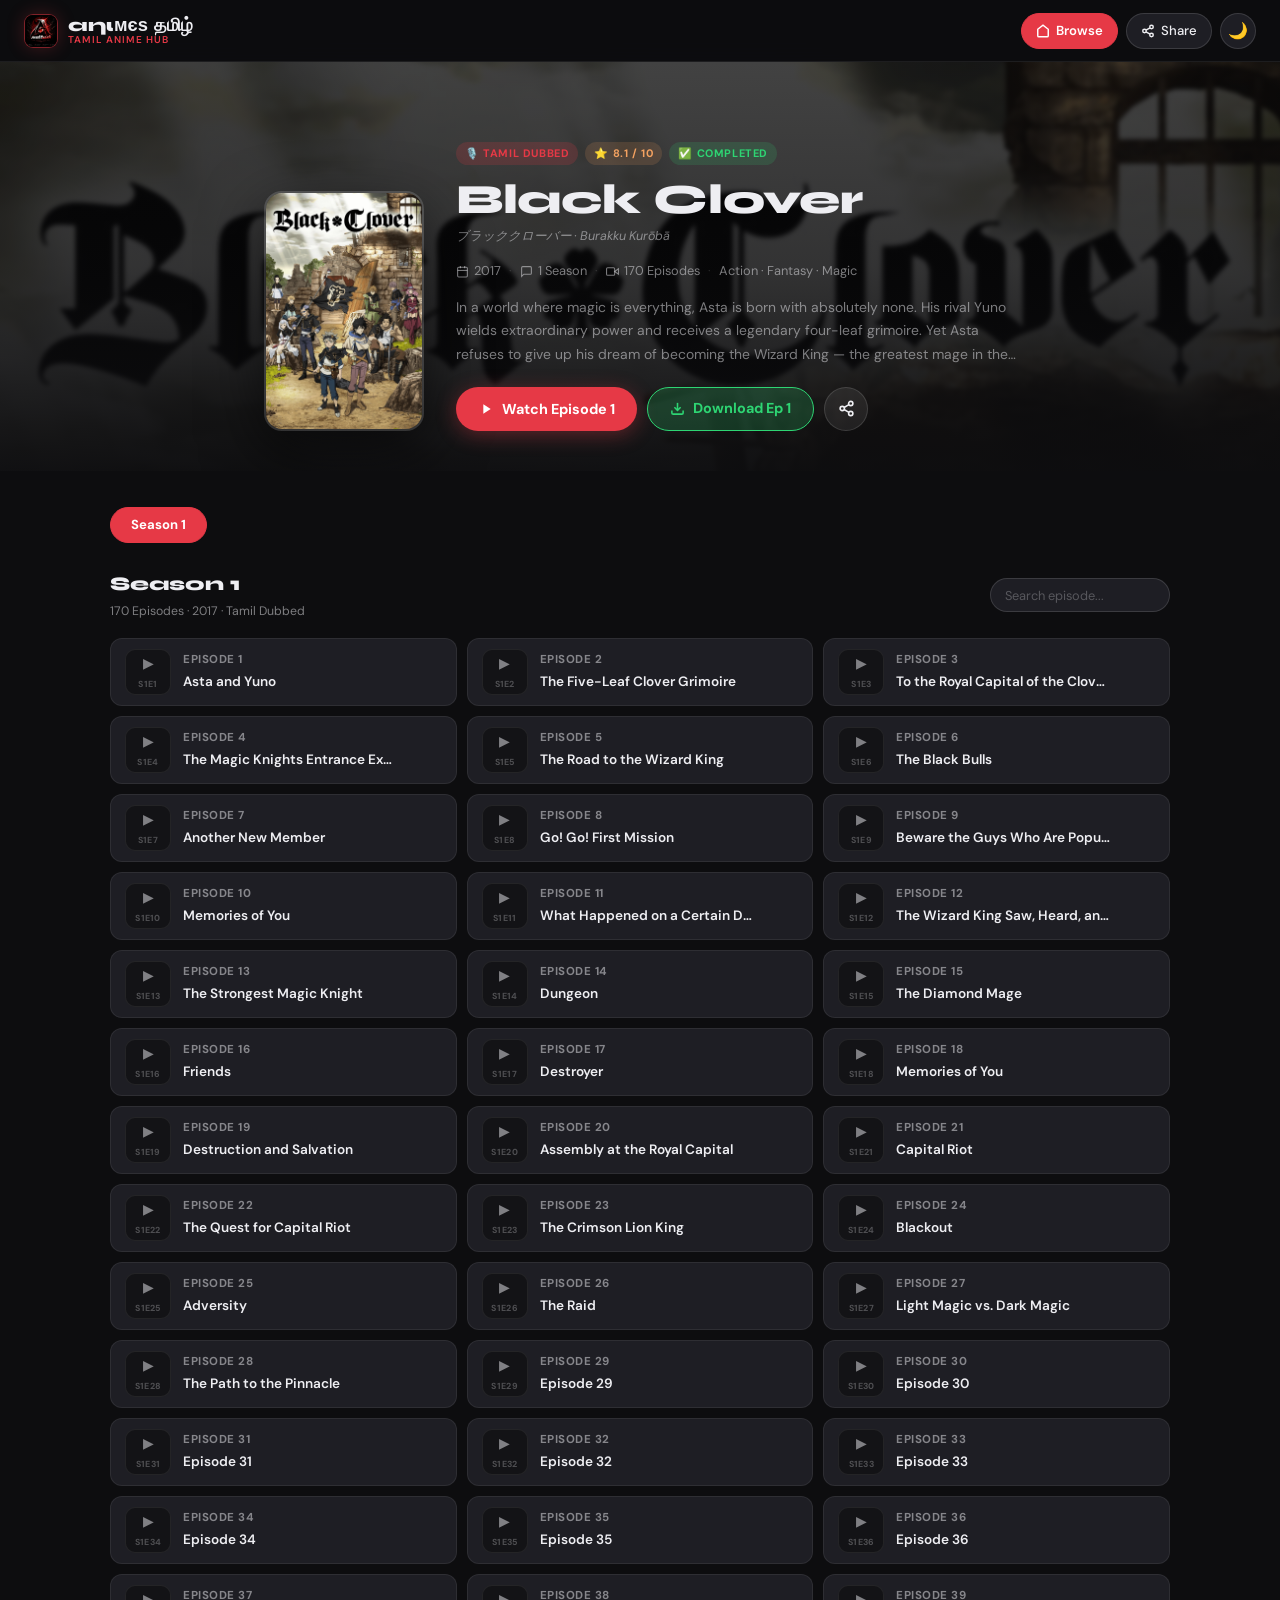
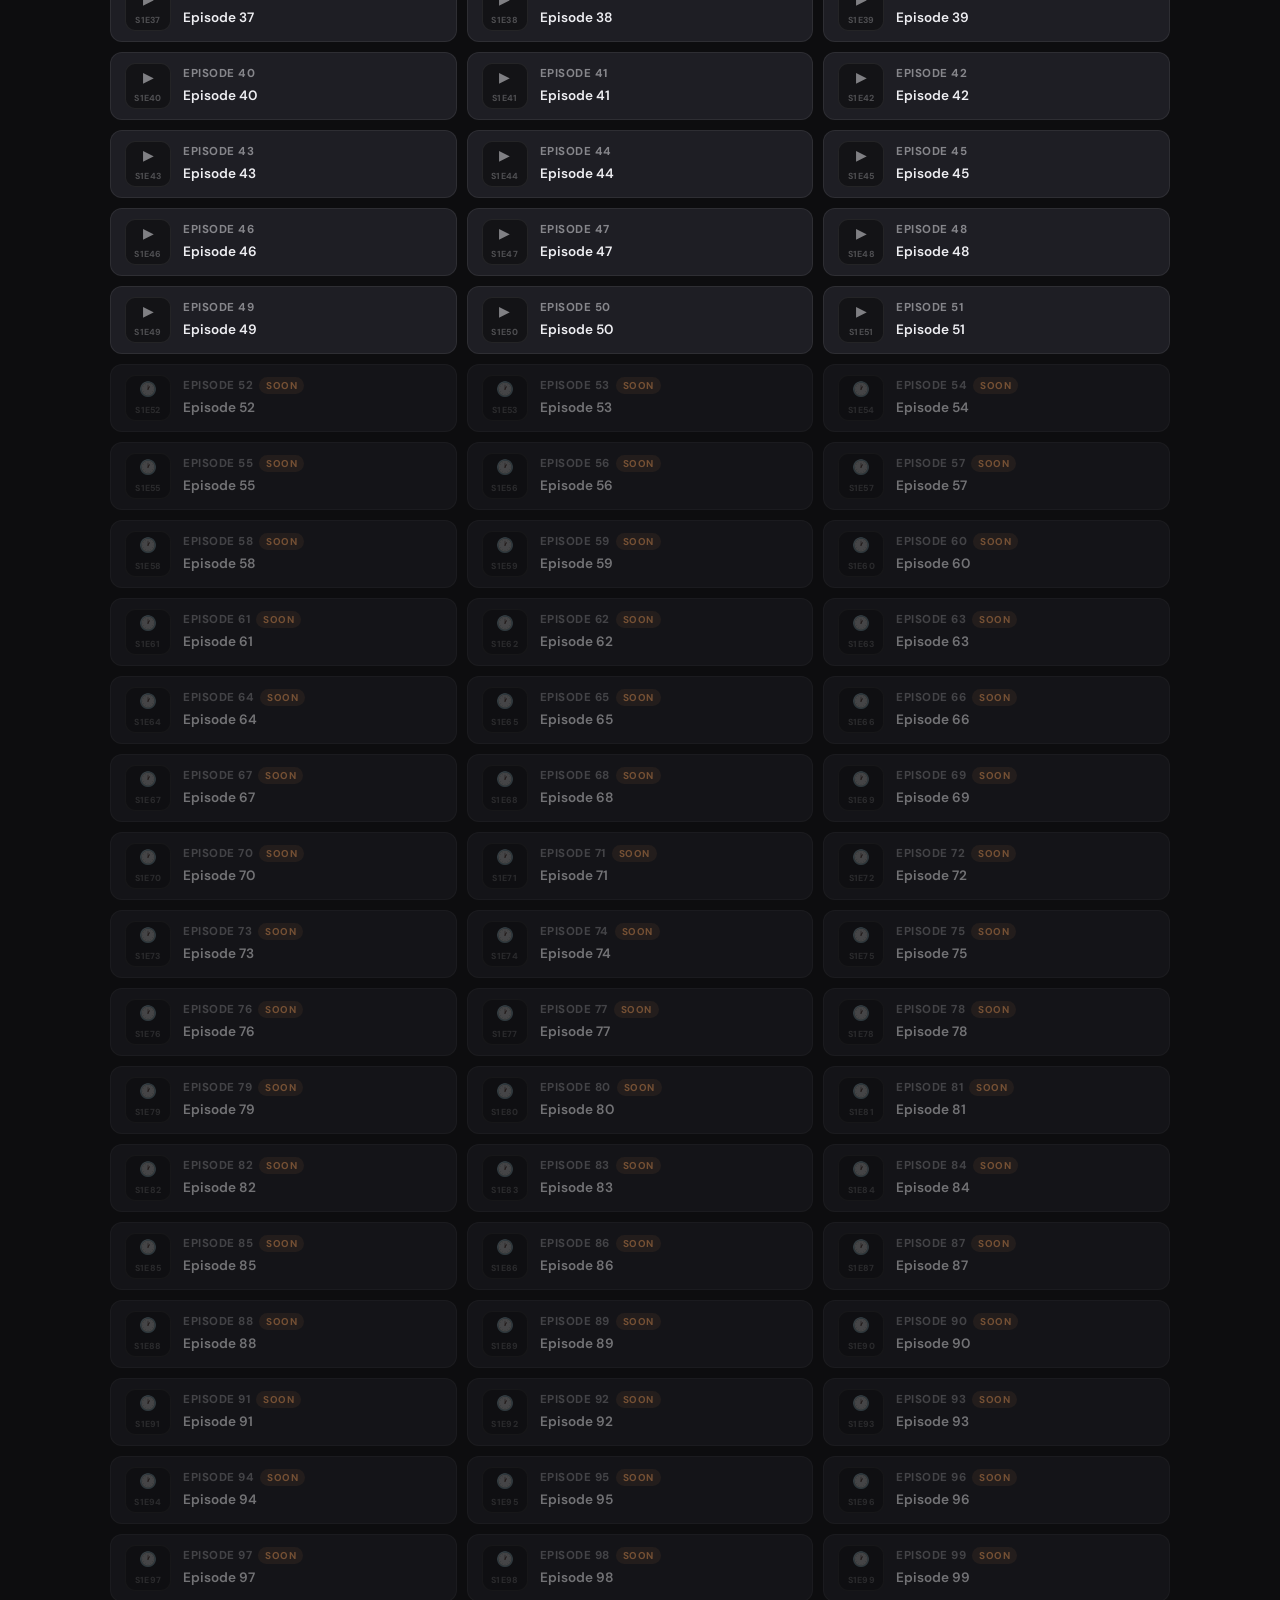
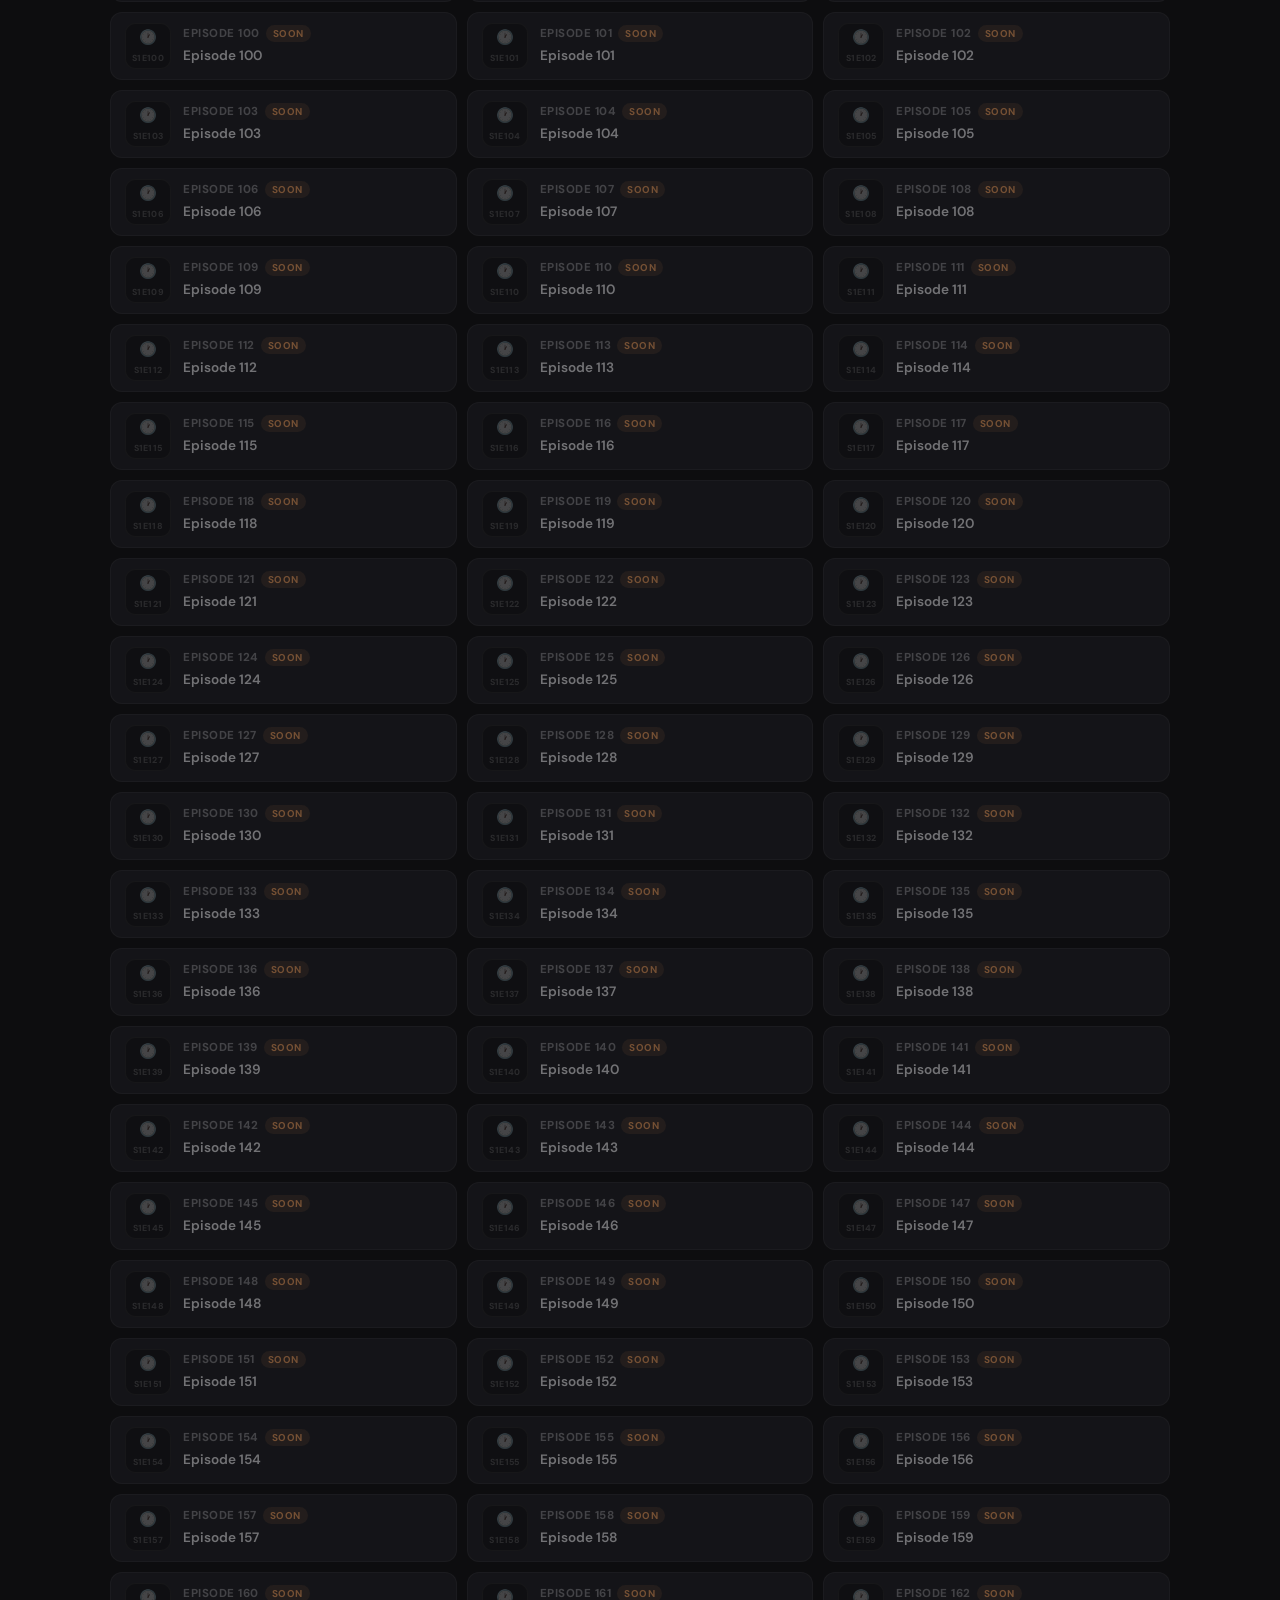
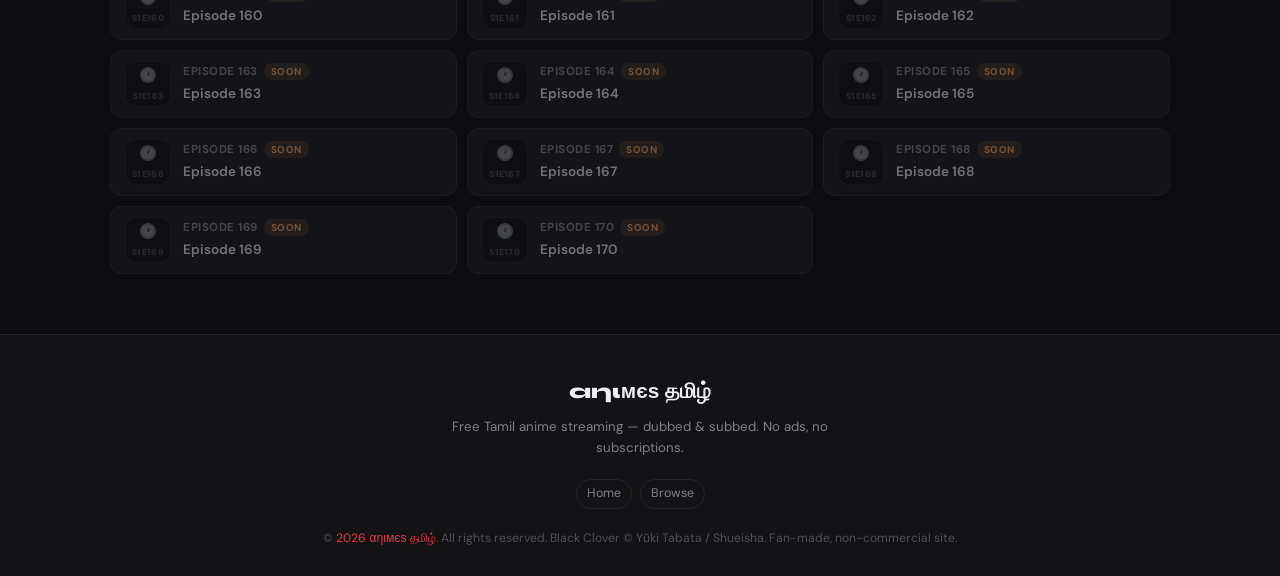
<file: BLACK-CLOVER.html>
<!DOCTYPE html>
<html lang="en" data-theme="dark">
<head>
  <meta charset="UTF-8" />
  <meta name="viewport" content="width=device-width, initial-scale=1.0" />
  <meta name="google-site-verification" content="Bs-zn-4_h5NOEnhNXeSkznOBG7yhEcJbRddoLscS0Bg" />

  <link rel="canonical" href="https://ani-tamil.me/" />
  <meta name="robots" content="index, follow">
  <link rel="icon" type="image/png" href="ani-tamil-logo-nav.jpg">
  <!-- Google tag (gtag.js) -->
  <script async src="https://www.googletagmanager.com/gtag/js?id=G-4DX2DXGVDZ"></script>
  <script>
    window.dataLayer = window.dataLayer || [];
    function gtag() { dataLayer.push(arguments); }
    gtag('js', new Date());
    gtag('config', 'G-4DX2DXGVDZ');
  </script>
  <title>Watch Anime in Tamil | Ani Tamil</title>
  <meta name="description"
    content="Watch Tamil dubbed and Tamil subbed anime online. Stream popular anime series including Solo Leveling, Jujutsu Kaisen, Black Clover, Blue Lock and more." />
  <meta property="og:title" content="Black Clover Tamil — αηιмєѕ தமிழ்" />
  <meta property="og:description" content="Watch Black Clover in Tamil Dub — free on αηιмєѕ தமிழ்." />
  <meta property="og:image" content="https://ani-tamil.me/BlackClover.jpg" />
  <meta name="twitter:card" content="summary_large_image" />
  <link rel="stylesheet" href="style.css" />
  <link rel="stylesheet" href="anime-style.css" />
  <style>
    /* ── Video Player (native <video>) ── */
    .video-wrap { background: #000; position: relative; flex: 1; display: flex; flex-direction: column; }
    .video-player {
      width: 100%; height: 100%;
      background: #000;
      display: block;
      flex: 1;
      min-height: 0;
    }
    /* Controls bar extras */
    .ctrl-download {
      display: flex; align-items: center; gap: 6px;
      height: 36px; padding: 0 14px;
      border-radius: 99px;
      border: 1px solid rgba(255,255,255,0.2);
      background: rgba(255,255,255,0.08);
      color: #fff; font-size: 0.8rem; font-weight: 600;
      text-decoration: none;
      transition: all 0.22s;
    }
    .ctrl-download:hover { background: rgba(46,213,115,0.25); border-color: #2ed573; color: #2ed573; }
    /* Episode card download btn */
    .ep-card { position: relative; }
    .ep-dl-btn {
      position: absolute; right: 10px; top: 50%; transform: translateY(-50%);
      width: 30px; height: 30px; border-radius: 50%;
      background: rgba(46,213,115,0.15);
      border: 1px solid rgba(46,213,115,0.4);
      color: #2ed573;
      display: flex; align-items: center; justify-content: center;
      font-size: 0.75rem; text-decoration: none;
      opacity: 0; transition: opacity 0.2s, background 0.2s;
      z-index: 2;
      flex-shrink: 0;
    }
    .ep-card:hover .ep-dl-btn { opacity: 1; }
    .ep-dl-btn:hover { background: rgba(46,213,115,0.3); }
    /* Mobile: always show download */
    @media (max-width: 768px) { .ep-dl-btn { opacity: 1; } }
    /* No-src badge */
    .ep-no-src { opacity: 0.45; }
    .ep-badge-soon {
      font-size: 0.62rem; font-weight: 700; padding: 2px 7px;
      background: rgba(244,162,97,0.15); color: #f4a261;
      border-radius: 99px; margin-left: 6px; vertical-align: middle;
    }
    /* Video error state */
    .video-error {
      display: none; flex-direction: column; align-items: center; justify-content: center;
      gap: 14px; position: absolute; inset: 0;
      background: #000; color: rgba(255,255,255,0.7); font-size: 0.88rem; text-align: center; padding: 24px;
    }
    .video-error .err-icon { font-size: 2.8rem; }
    .video-error a {
      display: inline-flex; align-items: center; gap: 6px;
      padding: 8px 18px; border-radius: 99px;
      background: #e63946; color: #fff; font-weight: 700; font-size: 0.82rem;
      text-decoration: none; margin-top: 4px;
    }
  </style>
</head>
<body>

<!-- ── Navbar ── -->
<nav class="navbar">
  <a href="index.html" class="nav-brand">
    <img class="nav-logo" src="ani-tamil-logo-nav.jpg" alt="Ani Tamil logo" width="34" height="34" decoding="async" />
    <div class="nav-title">αηιмєѕ தமிழ்<span>Tamil Anime Hub</span></div>
  </a>
  <div class="nav-spacer"></div>
  <div class="nav-actions">
    <a href="home.html" class="nav-btn home-btn">
      <svg width="14" height="14" viewBox="0 0 24 24" fill="none" stroke="currentColor" stroke-width="2.5"><path d="M3 9l9-7 9 7v11a2 2 0 0 1-2 2H5a2 2 0 0 1-2-2z"/></svg>
      <span>Browse</span>
    </a>
    <button class="nav-btn" id="openShareNav">
      <svg width="14" height="14" viewBox="0 0 24 24" fill="none" stroke="currentColor" stroke-width="2.5"><circle cx="18" cy="5" r="3"/><circle cx="6" cy="12" r="3"/><circle cx="18" cy="19" r="3"/><line x1="8.59" y1="13.51" x2="15.42" y2="17.49"/><line x1="15.41" y1="6.51" x2="8.59" y2="10.49"/></svg>
      <span>Share</span>
    </button>
    <button class="theme-toggle" id="themeToggle" aria-label="Toggle theme">🌙</button>
  </div>
</nav>

<!-- ── Anime Hero ── -->
<div class="anime-hero">
  <div class="anime-hero-bg">
    <img src="BlackClover.jpg" alt="" aria-hidden="true" onerror="this.style.display='none'" class="anime-hero-backdrop"/>
    <div class="anime-hero-overlay"></div>
  </div>
  <div class="container anime-hero-content">
    <div class="anime-poster-wrap fade-up">
      <img src="BlackClover.jpg" alt="Black Clover poster" class="anime-poster"
        onerror="this.src='https://placehold.co/240x360/1e1e24/e63946?text=Black+Clover'"/>
    </div>
    <div class="anime-info fade-up delay-1">
      <div class="anime-badges">
        <span class="badge badge-red">🎙️ Tamil Dubbed</span>
        <span class="badge badge-gold">⭐ 8.1 / 10</span>
        <span class="badge badge-green">✅ Completed</span>
      </div>
      <h1 class="anime-title">Black Clover</h1>
      <p class="anime-native">ブラッククローバー · Burakku Kurōbā</p>
      <div class="anime-meta-row">
        <span class="anime-meta-item">
          <svg width="13" height="13" viewBox="0 0 24 24" fill="none" stroke="currentColor" stroke-width="2"><rect x="3" y="4" width="18" height="18" rx="2"/><line x1="16" y1="2" x2="16" y2="6"/><line x1="8" y1="2" x2="8" y2="6"/><line x1="3" y1="10" x2="21" y2="10"/></svg>
          2017
        </span>
        <span class="anime-meta-dot">·</span>
        <span class="anime-meta-item">
          <svg width="13" height="13" viewBox="0 0 24 24" fill="none" stroke="currentColor" stroke-width="2"><path d="M21 15a2 2 0 0 1-2 2H7l-4 4V5a2 2 0 0 1 2-2h14a2 2 0 0 1 2 2z"></path></svg>
          1 Season
        </span>
        <span class="anime-meta-dot">·</span>
        <span class="anime-meta-item">
          <svg width="13" height="13" viewBox="0 0 24 24" fill="none" stroke="currentColor" stroke-width="2"><polygon points="23 7 16 12 23 17 23 7"/><rect x="1" y="5" width="15" height="14" rx="2"/></svg>
          170 Episodes
        </span>
        <span class="anime-meta-dot">·</span>
        <span class="anime-meta-item">Action · Fantasy · Magic</span>
      </div>
      <p class="anime-desc">
        In a world where magic is everything, Asta is born with absolutely none. His rival Yuno wields
        extraordinary power and receives a legendary four-leaf grimoire. Yet Asta refuses to give up his
        dream of becoming the Wizard King — the greatest mage in the land. Armed with a mysterious
        five-leaf grimoire and sheer willpower, he joins the Black Bulls magic knight squad and fights
        to prove that hard work can surpass natural talent.
      </p>
      <div class="anime-action-row">
        <button class="btn-watch" id="watchFirstBtn">
          <svg width="16" height="16" viewBox="0 0 24 24" fill="currentColor"><path d="M8 5v14l11-7z"/></svg>
          Watch Episode 1
        </button>
        <a class="btn-watch" id="downloadFirstBtn" style="background:rgba(46,213,115,0.2);color:#2ed573;border:1.5px solid #2ed573;box-shadow:none;" href="#" download>
          <svg width="15" height="15" viewBox="0 0 24 24" fill="none" stroke="currentColor" stroke-width="2.5"><path d="M21 15v4a2 2 0 0 1-2 2H5a2 2 0 0 1-2-2v-4"/><polyline points="7 10 12 15 17 10"/><line x1="12" y1="15" x2="12" y2="3"/></svg>
          Download Ep 1
        </a>
        <button class="btn-icon" id="openShareHero" title="Share">
          <svg width="17" height="17" viewBox="0 0 24 24" fill="none" stroke="currentColor" stroke-width="2.3"><circle cx="18" cy="5" r="3"/><circle cx="6" cy="12" r="3"/><circle cx="18" cy="19" r="3"/><line x1="8.59" y1="13.51" x2="15.42" y2="17.49"/><line x1="15.41" y1="6.51" x2="8.59" y2="10.49"/></svg>
        </button>
      </div>
    </div>
  </div>
</div>

<!-- ── Episode Sections ── -->
<main class="anime-main">
  <div class="container">
    <div class="season-switcher" id="seasonSwitcher">
      <button class="season-tab-btn active" data-season="1">Season 1</button>
    </div>

    <!-- Season 1 -->
    <div class="season-panel active" id="season-panel-1">
      <div class="season-panel-header">
        <div>
          <h2 class="season-panel-title">Season 1</h2>
          <p class="season-panel-meta">170 Episodes · 2017 · Tamil Dubbed</p>
        </div>
        <div class="ep-search-wrap">
          <input type="text" class="ep-search" placeholder="Search episode..." id="epSearch1" />
        </div>
      </div>
      <div class="ep-grid" id="epGrid1"></div>
    </div>

  </div>
</main>

<!-- ── Footer ── -->
<footer>
  <div class="footer-brand">αηιмєѕ தமிழ்</div>
  <p class="footer-desc">Free Tamil anime streaming — dubbed & subbed. No ads, no subscriptions.</p>
  <div class="footer-links">
    <a href="index.html" class="footer-link">Home</a>
    <a href="home.html" class="footer-link">Browse</a>
  </div>
  <div class="footer-copy">
    © <span id="footerYear"></span> <span>αηιмєѕ தமிழ்</span>. All rights reserved.
    Black Clover © Yūki Tabata / Shueisha. Fan-made, non-commercial site.
  </div>
</footer>

<!-- ── Video Modal ── -->
<div class="video-modal" id="videoModal">
  <div class="video-topbar">
    <button class="video-close" id="videoClose" aria-label="Close">
      <svg width="16" height="16" viewBox="0 0 24 24" fill="none" stroke="currentColor" stroke-width="2.5"><line x1="18" y1="6" x2="6" y2="18"/><line x1="6" y1="6" x2="18" y2="18"/></svg>
    </button>
    <div class="video-ep-info">
      <p class="video-anime-name">Black Clover · Tamil Dub</p>
      <p class="video-ep-name" id="videoEpName">Episode 1</p>
    </div>
    <div class="video-ep-counter" id="videoEpCounter">1 / 170</div>
  </div>

  <div class="video-wrap" id="videoWrap">
    <!-- Loading spinner -->
    <div class="video-loading" id="videoLoading">
      <div class="spinner"></div>
      <span>Loading episode...</span>
    </div>
    <!-- Error state -->
    <div class="video-error" id="videoError">
      <div class="err-icon">⚠️</div>
      <p>Could not load this episode.<br/>Make sure the Google Drive file is set to <strong>Anyone with the link</strong>.</p>
      <a id="errOpenDrive" href="#" target="_blank" rel="noopener">Open in Google Drive</a>
    </div>
    <!-- Native video player -->
    <video id="videoPlayer" class="video-player" controls controlsList="nodownload" playsinline preload="none">
      Your browser does not support the video tag.
    </video>
    <!-- Google Drive preview player -->
    <iframe id="videoIframe" class="video-player" style="display:none; border:0;" allow="autoplay; encrypted-media; fullscreen; picture-in-picture" allowfullscreen referrerpolicy="no-referrer-when-downgrade"></iframe>
  </div>

  <div class="video-controls">
    <button class="video-nav-btn" id="btnPrev" disabled>
      <svg width="14" height="14" viewBox="0 0 24 24" fill="currentColor"><path d="M6 6h2v12H6zm3.5 6l8.5 6V6z"/></svg>
      Prev
    </button>
    <div style="display:flex;gap:8px;align-items:center;">
      <a class="ctrl-download" id="btnDownload" href="#" download title="Download this episode">
        <svg width="14" height="14" viewBox="0 0 24 24" fill="none" stroke="currentColor" stroke-width="2.5"><path d="M21 15v4a2 2 0 0 1-2 2H5a2 2 0 0 1-2-2v-4"/><polyline points="7 10 12 15 17 10"/><line x1="12" y1="15" x2="12" y2="3"/></svg>
        Download
      </a>
    </div>
    <button class="video-nav-btn" id="btnNext">
      Next
      <svg width="14" height="14" viewBox="0 0 24 24" fill="currentColor"><path d="M6 18l8.5-6L6 6v12zm2.5-6l5.5 4V8l-5.5 4zm7.5-6v12h2V6h-2z"/></svg>
    </button>
  </div>
</div>

<!-- ── Share Modal ── -->
<div class="modal-overlay" id="shareModal" role="dialog">
  <div class="share-sheet">
    <div class="share-handle"></div>
    <p class="share-title">Share Black Clover</p>
    <div class="share-grid">
      <button class="share-btn" onclick="shareWhatsApp()"><span class="share-icon">💬</span>WhatsApp</button>
      <button class="share-btn" onclick="shareTelegram()"><span class="share-icon">✈️</span>Telegram</button>
      <button class="share-btn" onclick="shareTwitter()"><span class="share-icon">🐦</span>Twitter</button>
      <button class="share-btn" onclick="shareFacebook()"><span class="share-icon">👍</span>Facebook</button>
      <button class="share-btn" onclick="shareReddit()"><span class="share-icon">🤖</span>Reddit</button>
      <button class="share-btn" onclick="shareEmail()"><span class="share-icon">📧</span>Email</button>
      <button class="share-btn" onclick="shareNative()"><span class="share-icon">📤</span>More</button>
      <button class="share-btn" onclick="copyLink()"><span class="share-icon">🔗</span>Copy</button>
    </div>
    <div class="share-copy-row">
      <span class="share-copy-url">https://ani-tamil.me/BLACK-CLOVER.html</span>
      <button class="share-copy-btn" onclick="copyLink()">Copy Link</button>
    </div>
  </div>
</div>

<!-- ── Toast ── -->
<div class="toast" id="toast"></div>

<script>
/* ================================================================
   BLACK CLOVER — Episode Data
   Each episode has:
     label : display label
     title : episode title
     id    : Google Drive FILE ID (just the ID, not full URL)
   URLs are generated automatically:
     Stream  → https://drive.google.com/file/d/ID/preview
     Download→ https://drive.google.com/uc?export=download&id=ID
   Episodes without an id show as "Coming Soon"
   ================================================================ */
const SEASONS = {
  1: [
    { label: 'Episode 1',   title: "Asta and Yuno",                        id: '1mUGzVSmQMhlLv-vGswd_qZdr0nnFSNCn' },
    { label: 'Episode 2',   title: "The Five-Leaf Clover Grimoire",        id: '1UU6DMYvfNjdgx-czAlC-QVXr_h1ueQlT' },
    { label: 'Episode 3',   title: "To the Royal Capital of the Clover Kingdom!", id: '1fp06RDOdwftq0lW15S4uNfMXd6vimS-R' },
    { label: 'Episode 4',   title: "The Magic Knights Entrance Exam",      id: '147hRagMRsgIPIV0D53DgfWSum-laJky3' },
    { label: 'Episode 5',   title: "The Road to the Wizard King",          id: '1hx0wmpyjPti8TizTmMIxTGmv3ncDwISy' },
    { label: 'Episode 6',   title: "The Black Bulls",                      id: '1q7LnzBNbZkUUWpS2-jgmQ9IhrlIVIlir' },
    { label: 'Episode 7',   title: "Another New Member",                   id: '1I9eSC2H5HtdMY614TnPCoS3DV2BtV2Rc' },
    { label: 'Episode 8',   title: "Go! Go! First Mission",                id: '1buCNiY0a4EOUZEZcG-RCFol77KCiijDQ' },
    { label: 'Episode 9',   title: "Beware the Guys Who Are Popular in Town", id: '16DXvcwOeLI66t9OxpJB8tHux8fPv2nIG' },
    { label: 'Episode 10',  title: "Memories of You",                      id: '1ffPq-OgUAM6AscoiG_Q5oQ6_a7YMpHwx' },
    { label: 'Episode 11',  title: "What Happened on a Certain Day in the Castle Town", id: '1k17x6eCR_ZJ05kwMs603258pbNzFy87r' },
    { label: 'Episode 12',  title: "The Wizard King Saw, Heard, and Considered", id: '1VtkSrelCJSCold7WLk4ppFIClYscM3dt' },
    { label: 'Episode 13',  title: "The Strongest Magic Knight",           id: '1seFA0r91bk8-u1pZyEKzcgGpgho2S2MD' },
    { label: 'Episode 14',  title: "Dungeon",                              id: '12w76KF4JlneqTBJmibyP7TG2EaC3A2d1' },
    { label: 'Episode 15',  title: "The Diamond Mage",                     id: '1xRk1DCmww_YLrAiUZ01_tJFTzHuUz1rH' },
    { label: 'Episode 16',  title: "Friends",                              id: '1O9LygKLz4t2v1fXNx--AKS7kRJ373syA' },
    { label: 'Episode 17',  title: "Destroyer",                            id: '1rYxMDRkAYCaDwPFj208exHD-0DpUpXCZ' },
    { label: 'Episode 18',  title: "Memories of You",                      id: '1ztxoA6_M03mwa7ZdaEwH3BLgy6uEzq-6' },
    { label: 'Episode 19',  title: "Destruction and Salvation",            id: '1YQ4ZGFRJcFFOziHP7ryG60n-5vrGi-Hg' },
    { label: 'Episode 20',  title: "Assembly at the Royal Capital",        id: '1003yUZefJmhm5v-bn42cq-cFcBUf1Kmr' },
    { label: 'Episode 21',  title: "Capital Riot",                         id: '1nypsdMPqKhxxxCl2USI6wyjwSKQftTIE' },
    { label: 'Episode 22',  title: "The Quest for Capital Riot",           id: '1fzC5f1wbf9sOoAqkiLy27fHo5FhXYRzz' },
    { label: 'Episode 23',  title: "The Crimson Lion King",                id: '1_gjJJTzLBx9CuyI6VPsvhYlcbNpOs1Sj' },
    { label: 'Episode 24',  title: "Blackout",                             id: '1h2pwCmJOZrFb5NExrcI9Pcqk-jPaqbt_' },
    { label: 'Episode 25',  title: "Adversity",                            id: '1vTQSO6mHoZk7KQks492SP2wtjo2FNkQ2' },
    { label: 'Episode 26',  title: "The Raid",                             id: '1W5kCnkiEDYukoO-WlAtehgl3UT6zfNxh' },
    { label: 'Episode 27',  title: "Light Magic vs. Dark Magic",           id: '1fP_kt8_ywPyBqBD8XFNz-qHctT_Kmmp9' },
    { label: 'Episode 28',  title: "The Path to the Pinnacle",             id: '1b2JG173FBkXSAkxjEe0JcmNncFF9RSjX ' },
    { label: 'Episode 29',  title: "Episode 29",                           id: '1rcgXAd_u4LQvGD85NG6L_ZZRvOPipj1w' },
    { label: 'Episode 30',  title: "Episode 30",                           id: '1GQHpieshRv08iTudhfadLTmQG_kX_81U' },
    { label: 'Episode 31',  title: "Episode 31",                           id: '1RqxE4C7LSFc72aBbK0ppRc-T9F8D0yFf' },
    { label: 'Episode 32',  title: "Episode 32",                           id: '11ycaToQ2TkcVKYUf12bIoVbeEXOgBtCK' },
    { label: 'Episode 33',  title: "Episode 33",                           id: '1ajj0gp3xN7RAtzWEq52D7Rs4c3wvOy00' },
    { label: 'Episode 34',  title: "Episode 34",                           id: '1F8uGpwolBcLbOCt_jxpoOchkNUZ0XtZn' },
    { label: 'Episode 35',  title: "Episode 35",                           id: '1EN5IN9hanwbucivZ3r1BJMKgd7P41Uz4' },
    { label: 'Episode 36',  title: "Episode 36",                           id: '18jjQ3Py9q21RgcNIhizg5OyiLKfL_dfh' },
    { label: 'Episode 37',  title: "Episode 37",                           id: '1yW2bL2XUI3VKsSQ8Ou470-_n8xtNUzNb' },
    { label: 'Episode 38',  title: "Episode 38",                           id: '1KJCh59lzcBtqf_SO4vPp98ZI-LniccoH' },
    { label: 'Episode 39',  title: "Episode 39",                           id: '1qVKRg0rlQJD0KMX1C6P8OE7jvjG9UlRe' },
    { label: 'Episode 40',  title: "Episode 40",                           id: '1Q9NmlAQa1TrAHIjie25ZDMcZDa-YQYuP' },
    { label: 'Episode 41',  title: "Episode 41",                           id: '1DWbmje2Cut4kT2jY8WESexI1O4_34SRt' },
    { label: 'Episode 42',  title: "Episode 42",                           id: '1VB9SLseNLbVSwx5lY-_GuT_iCJj0Z7JL' },
    { label: 'Episode 43',  title: "Episode 43",                           id: '1z6HKS_v7naEfR71bDJf1O1Imvs-zz7Je' },
    { label: 'Episode 44',  title: "Episode 44",                           id: '1w0cN11PbFkwaNHTjjyJNapjziAgTkaDh' },
    { label: 'Episode 45',  title: "Episode 45",                           id: '191g0h7XyX-62N4xODG4WYwB1gnaFqEPl' },
    { label: 'Episode 46',  title: "Episode 46",                           id: '1o9afwUp92Q18mSyHH6MPzNlselTNKvGx' },
    { label: 'Episode 47',  title: "Episode 47",                           id: '15kICb1pFve39YVBaPz4xmDzAzr6nMhFi' },
    { label: 'Episode 48',  title: "Episode 48",                           id: '13fcKTHnzJXK2BI83XcnaROCqIEAhhWLm' },
    { label: 'Episode 49',  title: "Episode 49",                           id: '1zWOemoixFibdqLj236k2VJsVxp9vYJTT' },
    { label: 'Episode 50',  title: "Episode 50",                           id: '19eNcGR957ftd28TEfy8--QZLz8u13Xa3' },
    { label: 'Episode 51',  title: "Episode 51",                           id: '1IVCrdZCVjt_2vN_iQzRdhMXT2vHn7FC3' },
    { label: 'Episode 52',  title: "Episode 52",                           id: '' },
    { label: 'Episode 53',  title: "Episode 53",                           id: '' },
    { label: 'Episode 54',  title: "Episode 54",                           id: '' },
    { label: 'Episode 55',  title: "Episode 55",                           id: '' },
    { label: 'Episode 56',  title: "Episode 56",                           id: '' },
    { label: 'Episode 57',  title: "Episode 57",                           id: '' },
    { label: 'Episode 58',  title: "Episode 58",                           id: '' },
    { label: 'Episode 59',  title: "Episode 59",                           id: '' },
    { label: 'Episode 60',  title: "Episode 60",                           id: '' },
    { label: 'Episode 61',  title: "Episode 61",                           id: '' },
    { label: 'Episode 62',  title: "Episode 62",                           id: '' },
    { label: 'Episode 63',  title: "Episode 63",                           id: '' },
    { label: 'Episode 64',  title: "Episode 64",                           id: '' },
    { label: 'Episode 65',  title: "Episode 65",                           id: '' },
    { label: 'Episode 66',  title: "Episode 66",                           id: '' },
    { label: 'Episode 67',  title: "Episode 67",                           id: '' },
    { label: 'Episode 68',  title: "Episode 68",                           id: '' },
    { label: 'Episode 69',  title: "Episode 69",                           id: '' },
    { label: 'Episode 70',  title: "Episode 70",                           id: '' },
    { label: 'Episode 71',  title: "Episode 71",                           id: '' },
    { label: 'Episode 72',  title: "Episode 72",                           id: '' },
    { label: 'Episode 73',  title: "Episode 73",                           id: '' },
    { label: 'Episode 74',  title: "Episode 74",                           id: '' },
    { label: 'Episode 75',  title: "Episode 75",                           id: '' },
    { label: 'Episode 76',  title: "Episode 76",                           id: '' },
    { label: 'Episode 77',  title: "Episode 77",                           id: '' },
    { label: 'Episode 78',  title: "Episode 78",                           id: '' },
    { label: 'Episode 79',  title: "Episode 79",                           id: '' },
    { label: 'Episode 80',  title: "Episode 80",                           id: '' },
    { label: 'Episode 81',  title: "Episode 81",                           id: '' },
    { label: 'Episode 82',  title: "Episode 82",                           id: '' },
    { label: 'Episode 83',  title: "Episode 83",                           id: '' },
    { label: 'Episode 84',  title: "Episode 84",                           id: '' },
    { label: 'Episode 85',  title: "Episode 85",                           id: '' },
    { label: 'Episode 86',  title: "Episode 86",                           id: '' },
    { label: 'Episode 87',  title: "Episode 87",                           id: '' },
    { label: 'Episode 88',  title: "Episode 88",                           id: '' },
    { label: 'Episode 89',  title: "Episode 89",                           id: '' },
    { label: 'Episode 90',  title: "Episode 90",                           id: '' },
    { label: 'Episode 91',  title: "Episode 91",                           id: '' },
    { label: 'Episode 92',  title: "Episode 92",                           id: '' },
    { label: 'Episode 93',  title: "Episode 93",                           id: '' },
    { label: 'Episode 94',  title: "Episode 94",                           id: '' },
    { label: 'Episode 95',  title: "Episode 95",                           id: '' },
    { label: 'Episode 96',  title: "Episode 96",                           id: '' },
    { label: 'Episode 97',  title: "Episode 97",                           id: '' },
    { label: 'Episode 98',  title: "Episode 98",                           id: '' },
    { label: 'Episode 99',  title: "Episode 99",                           id: '' },
    { label: 'Episode 100', title: "Episode 100",                          id: '' },
    { label: 'Episode 101', title: "Episode 101",                          id: '' },
    { label: 'Episode 102', title: "Episode 102",                          id: '' },
    { label: 'Episode 103', title: "Episode 103",                          id: '' },
    { label: 'Episode 104', title: "Episode 104",                          id: '' },
    { label: 'Episode 105', title: "Episode 105",                          id: '' },
    { label: 'Episode 106', title: "Episode 106",                          id: '' },
    { label: 'Episode 107', title: "Episode 107",                          id: '' },
    { label: 'Episode 108', title: "Episode 108",                          id: '' },
    { label: 'Episode 109', title: "Episode 109",                          id: '' },
    { label: 'Episode 110', title: "Episode 110",                          id: '' },
    { label: 'Episode 111', title: "Episode 111",                          id: '' },
    { label: 'Episode 112', title: "Episode 112",                          id: '' },
    { label: 'Episode 113', title: "Episode 113",                          id: '' },
    { label: 'Episode 114', title: "Episode 114",                          id: '' },
    { label: 'Episode 115', title: "Episode 115",                          id: '' },
    { label: 'Episode 116', title: "Episode 116",                          id: '' },
    { label: 'Episode 117', title: "Episode 117",                          id: '' },
    { label: 'Episode 118', title: "Episode 118",                          id: '' },
    { label: 'Episode 119', title: "Episode 119",                          id: '' },
    { label: 'Episode 120', title: "Episode 120",                          id: '' },
    { label: 'Episode 121', title: "Episode 121",                          id: '' },
    { label: 'Episode 122', title: "Episode 122",                          id: '' },
    { label: 'Episode 123', title: "Episode 123",                          id: '' },
    { label: 'Episode 124', title: "Episode 124",                          id: '' },
    { label: 'Episode 125', title: "Episode 125",                          id: '' },
    { label: 'Episode 126', title: "Episode 126",                          id: '' },
    { label: 'Episode 127', title: "Episode 127",                          id: '' },
    { label: 'Episode 128', title: "Episode 128",                          id: '' },
    { label: 'Episode 129', title: "Episode 129",                          id: '' },
    { label: 'Episode 130', title: "Episode 130",                          id: '' },
    { label: 'Episode 131', title: "Episode 131",                          id: '' },
    { label: 'Episode 132', title: "Episode 132",                          id: '' },
    { label: 'Episode 133', title: "Episode 133",                          id: '' },
    { label: 'Episode 134', title: "Episode 134",                          id: '' },
    { label: 'Episode 135', title: "Episode 135",                          id: '' },
    { label: 'Episode 136', title: "Episode 136",                          id: '' },
    { label: 'Episode 137', title: "Episode 137",                          id: '' },
    { label: 'Episode 138', title: "Episode 138",                          id: '' },
    { label: 'Episode 139', title: "Episode 139",                          id: '' },
    { label: 'Episode 140', title: "Episode 140",                          id: '' },
    { label: 'Episode 141', title: "Episode 141",                          id: '' },
    { label: 'Episode 142', title: "Episode 142",                          id: '' },
    { label: 'Episode 143', title: "Episode 143",                          id: '' },
    { label: 'Episode 144', title: "Episode 144",                          id: '' },
    { label: 'Episode 145', title: "Episode 145",                          id: '' },
    { label: 'Episode 146', title: "Episode 146",                          id: '' },
    { label: 'Episode 147', title: "Episode 147",                          id: '' },
    { label: 'Episode 148', title: "Episode 148",                          id: '' },
    { label: 'Episode 149', title: "Episode 149",                          id: '' },
    { label: 'Episode 150', title: "Episode 150",                          id: '' },
    { label: 'Episode 151', title: "Episode 151",                          id: '' },
    { label: 'Episode 152', title: "Episode 152",                          id: '' },
    { label: 'Episode 153', title: "Episode 153",                          id: '' },
    { label: 'Episode 154', title: "Episode 154",                          id: '' },
    { label: 'Episode 155', title: "Episode 155",                          id: '' },
    { label: 'Episode 156', title: "Episode 156",                          id: '' },
    { label: 'Episode 157', title: "Episode 157",                          id: '' },
    { label: 'Episode 158', title: "Episode 158",                          id: '' },
    { label: 'Episode 159', title: "Episode 159",                          id: '' },
    { label: 'Episode 160', title: "Episode 160",                          id: '' },
    { label: 'Episode 161', title: "Episode 161",                          id: '' },
    { label: 'Episode 162', title: "Episode 162",                          id: '' },
    { label: 'Episode 163', title: "Episode 163",                          id: '' },
    { label: 'Episode 164', title: "Episode 164",                          id: '' },
    { label: 'Episode 165', title: "Episode 165",                          id: '' },
    { label: 'Episode 166', title: "Episode 166",                          id: '' },
    { label: 'Episode 167', title: "Episode 167",                          id: '' },
    { label: 'Episode 168', title: "Episode 168",                          id: '' },
    { label: 'Episode 169', title: "Episode 169",                          id: '' },
    { label: 'Episode 170', title: "Episode 170",                          id: '' },
  ],
};

/* ── URL helpers ── */
function streamUrl(id)   { return `https://drive.google.com/file/d/${id}/preview`; }
function downloadUrl(id) { return `https://drive.google.com/uc?export=download&id=${id}`; }
function driveUrl(id)    { return `https://drive.google.com/file/d/${id}/view`; }

/* ── Build flat playlist ── */
let playlist = [];
Object.entries(SEASONS).forEach(([s, eps]) => {
  eps.forEach((ep, i) => {
    playlist.push({ ...ep, season: +s, epNum: i + 1, globalIndex: playlist.length });
  });
});

const playable = playlist.filter(e => e.id);

let currentIndex = 0;

/* ── Render episode cards ── */
function renderEpisodes(season, filter = '') {
  const grid = document.getElementById(`epGrid${season}`);
  const eps  = SEASONS[season];
  const q    = filter.toLowerCase();
  grid.innerHTML = '';

  eps.forEach((ep, i) => {
    if (q && !ep.label.toLowerCase().includes(q) && !ep.title.toLowerCase().includes(q)) return;

    const globalIdx = playlist.findIndex(p => p.season === season && p.epNum === i + 1);
    const hasVideo  = !!ep.id;

    const card = document.createElement('div');
    card.className = 'ep-card' + (hasVideo ? '' : ' ep-no-src');
    card.dataset.index = globalIdx;

    card.innerHTML = `
      <div class="ep-thumb">
        <div class="ep-play-icon">${hasVideo ? '▶' : '🕐'}</div>
        <span class="ep-num">S${season}E${i+1}</span>
      </div>
      <div class="ep-info" style="padding-right:${hasVideo ? '44px' : '8px'}">
        <p class="ep-label">${ep.label}${!hasVideo ? '<span class="ep-badge-soon">Soon</span>' : ''}</p>
        <p class="ep-title">${ep.title}</p>
      </div>
      ${hasVideo ? `<a class="ep-dl-btn" href="${downloadUrl(ep.id)}" data-drive-id="${ep.id}" download
        title="Download ${ep.label}" onclick="event.stopPropagation()">
        <svg width="13" height="13" viewBox="0 0 24 24" fill="none" stroke="currentColor" stroke-width="2.5">
          <path d="M21 15v4a2 2 0 0 1-2 2H5a2 2 0 0 1-2-2v-4"/>
          <polyline points="7 10 12 15 17 10"/><line x1="12" y1="15" x2="12" y2="3"/>
        </svg></a>` : ''}`;

    if (hasVideo) {
      card.style.cursor = 'pointer';
      card.addEventListener('click', () => openPlayer(globalIdx));
    }

    grid.appendChild(card);
  });
}

renderEpisodes(1);

/* ── Set download link on hero button ── */
const firstEp = SEASONS[1][0];
if (firstEp.id) {
  document.getElementById('downloadFirstBtn').href = downloadUrl(firstEp.id);
  document.getElementById('downloadFirstBtn').dataset.driveId = firstEp.id;
}

/* ── Season tabs ── */
let activeSeason = 1;
document.getElementById('seasonSwitcher').addEventListener('click', e => {
  const btn = e.target.closest('.season-tab-btn');
  if (!btn) return;
  const s = +btn.dataset.season;
  if (s === activeSeason) return;
  activeSeason = s;
  document.querySelectorAll('.season-tab-btn').forEach(b => b.classList.toggle('active', +b.dataset.season === s));
  document.querySelectorAll('.season-panel').forEach(p => p.classList.toggle('active', p.id === `season-panel-${s}`));
});

/* ── Episode search ── */
document.getElementById('epSearch1').addEventListener('input', e => renderEpisodes(1, e.target.value));

/* ── Video Player ── */
const videoModal   = document.getElementById('videoModal');
const videoPlayer  = document.getElementById('videoPlayer');
const videoIframe  = document.getElementById('videoIframe');
const videoWrap    = document.getElementById('videoWrap');
const videoLoading = document.getElementById('videoLoading');
const videoError   = document.getElementById('videoError');
const videoEpName  = document.getElementById('videoEpName');
const videoEpCtr   = document.getElementById('videoEpCounter');
const btnPrev      = document.getElementById('btnPrev');
const btnNext      = document.getElementById('btnNext');
const btnDownload  = document.getElementById('btnDownload');
const errOpenDrive = document.getElementById('errOpenDrive');

function openPlayer(globalIdx) {
  const ep = playlist[globalIdx];
  if (!ep || !ep.id) return;
  currentIndex = globalIdx;
  videoModal.classList.add('open');
  document.body.style.overflow = 'hidden';
  loadEpisode(ep);
  updateControls();
}

function loadEpisodeLegacy(ep) {
  videoLoading.style.display = 'flex';
  videoError.style.display   = 'none';
  videoPlayer.style.display  = 'none';
  videoIframe.style.display  = 'none';
  try { videoPlayer.pause(); } catch(e){}
  try { videoPlayer.removeAttribute('src'); videoPlayer.load(); } catch(e){}

  videoEpName.textContent = `S${ep.season} · ${ep.label} — ${ep.title}`;
  videoEpCtr.textContent  = `${ep.globalIndex + 1} / ${playlist.length}`;

  btnDownload.href         = downloadUrl(ep.id);
  btnDownload.dataset.driveId = ep.id;
  btnDownload.setAttribute('download', `Black-Clover-S${ep.season}-${ep.label}.mp4`);
  errOpenDrive.href        = driveUrl(ep.id);

  const src = downloadUrl(ep.id);
  videoPlayer.src = src;
  videoPlayer.style.display = 'block';

  videoPlayer.oncanplay = () => {
    videoLoading.style.display = 'none';
    videoError.style.display   = 'none';
  };

  videoPlayer.onerror = () => {
    videoLoading.style.display = 'none';
    videoPlayer.style.display  = 'none';
    const iframeSrc = streamUrl(ep.id);
    videoIframe.src = iframeSrc;
    videoIframe.style.display = 'block';
    let iframeTimeout = setTimeout(() => {
      if (videoIframe.style.display === 'block') {
        videoIframe.style.display = 'none';
        videoError.style.display = 'flex';
      }
    }, 5000);
    videoIframe.onload = () => { clearTimeout(iframeTimeout); videoError.style.display = 'none'; };
  };

  let fallback = setTimeout(() => {
    if (videoLoading.style.display !== 'none') {
      videoLoading.style.display = 'none';
      videoPlayer.style.display  = 'block';
    }
  }, 5000);

  videoPlayer.addEventListener('canplay', () => clearTimeout(fallback), { once: true });

  document.querySelectorAll('.ep-card').forEach(c => {
    c.classList.toggle('playing', +c.dataset.index === currentIndex);
  });
}

function loadEpisode(ep) {
  videoLoading.style.display = 'flex';
  videoError.style.display   = 'none';
  videoPlayer.style.display  = 'none';
  videoIframe.style.display  = 'none';
  try { videoPlayer.pause(); } catch(e){}
  try { videoPlayer.removeAttribute('src'); videoPlayer.load(); } catch(e){}
  try { videoIframe.removeAttribute('src'); } catch(e){}

  videoEpName.textContent = `S${ep.season} - ${ep.label} - ${ep.title}`;
  videoEpCtr.textContent  = `${ep.globalIndex + 1} / ${playlist.length}`;

  btnDownload.href         = downloadUrl(ep.id);
  btnDownload.dataset.driveId = ep.id;
  btnDownload.setAttribute('download', `Black-Clover-S${ep.season}-${ep.label}.mp4`);
  errOpenDrive.href        = driveUrl(ep.id);

  const iframeSrc = streamUrl(ep.id);
  let iframeLoaded = false;
  const iframeTimeout = setTimeout(() => {
    if (!iframeLoaded) {
      videoIframe.style.display = 'none';
      videoError.style.display = 'flex';
    }
  }, 12000);

  videoIframe.onload = () => {
    iframeLoaded = true;
    clearTimeout(iframeTimeout);
    videoLoading.style.display = 'none';
    videoError.style.display   = 'none';
  };

  videoIframe.src = iframeSrc;
  videoIframe.style.display = 'block';

  document.querySelectorAll('.ep-card').forEach(c => {
    c.classList.toggle('playing', +c.dataset.index === currentIndex);
  });
}

function updateControls() {
  const prevPlayable = playlist.slice(0, currentIndex).reverse().find(e => e.id);
  const nextPlayable = playlist.slice(currentIndex + 1).find(e => e.id);
  btnPrev.disabled = !prevPlayable;
  btnNext.disabled = !nextPlayable;
}

document.getElementById('videoClose').addEventListener('click', () => {
  videoModal.classList.remove('open');
  document.body.style.overflow = '';
  try { videoPlayer.pause(); } catch(e){}
  try { videoPlayer.removeAttribute('src'); videoPlayer.load(); } catch(e){}
  try { videoIframe.removeAttribute('src'); videoIframe.style.display = 'none'; } catch(e){}
});

btnPrev.addEventListener('click', () => {
  const prev = playlist.slice(0, currentIndex).reverse().find(e => e.id);
  if (prev) { currentIndex = prev.globalIndex; loadEpisode(prev); updateControls(); }
});

btnNext.addEventListener('click', () => {
  const next = playlist.slice(currentIndex + 1).find(e => e.id);
  if (next) { currentIndex = next.globalIndex; loadEpisode(next); updateControls(); }
});

// Keyboard shortcuts
document.addEventListener('keydown', e => {
  if (!videoModal.classList.contains('open')) return;
  if (e.key === 'Escape')      document.getElementById('videoClose').click();
  if (e.key === 'ArrowRight')  btnNext.click();
  if (e.key === 'ArrowLeft')   btnPrev.click();
  if (e.key === ' ')           { e.preventDefault(); if (videoPlayer.style.display !== 'none') { videoPlayer.paused ? videoPlayer.play() : videoPlayer.pause(); } }
});

// Swipe navigation
let touchStartX = 0;
videoModal.addEventListener('touchstart', e => { touchStartX = e.touches[0].clientX; }, {passive:true});
videoModal.addEventListener('touchend', e => {
  const dx = e.changedTouches[0].clientX - touchStartX;
  if (Math.abs(dx) < 70) return;
  if (dx < 0) btnNext.click(); else btnPrev.click();
}, {passive:true});

// Watch Ep 1 button
document.getElementById('watchFirstBtn').addEventListener('click', () => {
  const first = playlist.find(e => e.id);
  if (first) openPlayer(first.globalIndex);
});

/* ── Theme ── */
const root = document.documentElement;
const themeBtn = document.getElementById('themeToggle');
const saved = localStorage.getItem('theme') || 'dark';
root.setAttribute('data-theme', saved);
themeBtn.textContent = saved === 'dark' ? '🌙' : '☀️';
themeBtn.addEventListener('click', () => {
  const next = root.getAttribute('data-theme') === 'dark' ? 'light' : 'dark';
  root.setAttribute('data-theme', next);
  themeBtn.textContent = next === 'dark' ? '🌙' : '☀️';
  localStorage.setItem('theme', next);
});

document.getElementById('footerYear').textContent = new Date().getFullYear();

/* ── Share ── */
const SITE_URL  = 'https://ani-tamil.me/BLACK-CLOVER.html';
const SITE_TEXT = '🎌 Watch Black Clover in Tamil — Free on αηιмєѕ தமிழ்!';
const shareModal = document.getElementById('shareModal');

function openShareModal() { shareModal.classList.add('open'); document.body.style.overflow = 'hidden'; }
function closeShareModal() { shareModal.classList.remove('open'); document.body.style.overflow = ''; }

['openShareNav','openShareHero'].forEach(id => {
  const el = document.getElementById(id);
  if (el) el.addEventListener('click', openShareModal);
});
shareModal.addEventListener('click', e => { if (e.target === shareModal) closeShareModal(); });

function shareWhatsApp()  { window.open(`https://wa.me/?text=${encodeURIComponent(SITE_TEXT+' '+SITE_URL)}`,'_blank'); }
function shareTelegram()  { window.open(`https://t.me/share/url?url=${encodeURIComponent(SITE_URL)}&text=${encodeURIComponent(SITE_TEXT)}`,'_blank'); }
function shareTwitter()   { window.open(`https://twitter.com/intent/tweet?text=${encodeURIComponent(SITE_TEXT)}&url=${encodeURIComponent(SITE_URL)}`,'_blank'); }
function shareFacebook()  { window.open(`https://www.facebook.com/sharer/sharer.php?u=${encodeURIComponent(SITE_URL)}`,'_blank'); }
function shareReddit()    { window.open(`https://reddit.com/submit?url=${encodeURIComponent(SITE_URL)}&title=${encodeURIComponent(SITE_TEXT)}`,'_blank'); }
function shareEmail()     { window.open(`mailto:?subject=${encodeURIComponent('Black Clover Tamil')}&body=${encodeURIComponent(SITE_TEXT+'\n\n'+SITE_URL)}`); }
function shareNative()    { if(navigator.share) navigator.share({title:'Black Clover Tamil',text:SITE_TEXT,url:SITE_URL}); else copyLink(); }
function copyLink()       { navigator.clipboard.writeText(SITE_URL).then(()=>showToast('Link copied! 🔗')); }

const toastEl = document.getElementById('toast');
let toastTimer;
function showToast(msg) {
  toastEl.textContent = msg;
  toastEl.classList.add('show');
  clearTimeout(toastTimer);
  toastTimer = setTimeout(() => toastEl.classList.remove('show'), 2400);
}

// ── Download handler ──
async function downloadDriveById(id, filename) {
  const url = downloadUrl(id);
  showToast('Preparing download...');
  try {
    const resp = await fetch(url);
    if (!resp.ok) throw new Error('Network error');
    const blob = await resp.blob();
    const a = document.createElement('a');
    const objUrl = URL.createObjectURL(blob);
    a.href = objUrl;
    a.download = filename || `Black-Clover-${id}.mp4`;
    document.body.appendChild(a);
    a.click();
    a.remove();
    URL.revokeObjectURL(objUrl);
    showToast('Download started');
  } catch (err) {
    window.open(url, '_blank', 'noopener');
  }
}

document.addEventListener('click', e => {
  const dl = e.target.closest('.ep-dl-btn, .ctrl-download, #downloadFirstBtn');
  if (!dl) return;
  e.preventDefault();
  e.stopPropagation();
  const id = dl.dataset.driveId || (new URL(dl.href, location.href).searchParams.get('id'));
  const filename = dl.getAttribute('download') || `${document.title.replace(/\s+/g,'-')}-${id}.mp4`;
  if (!id) { showToast('File not available'); return; }
  downloadDriveById(id, filename);
});
</script>
</body>
</html>
</file>
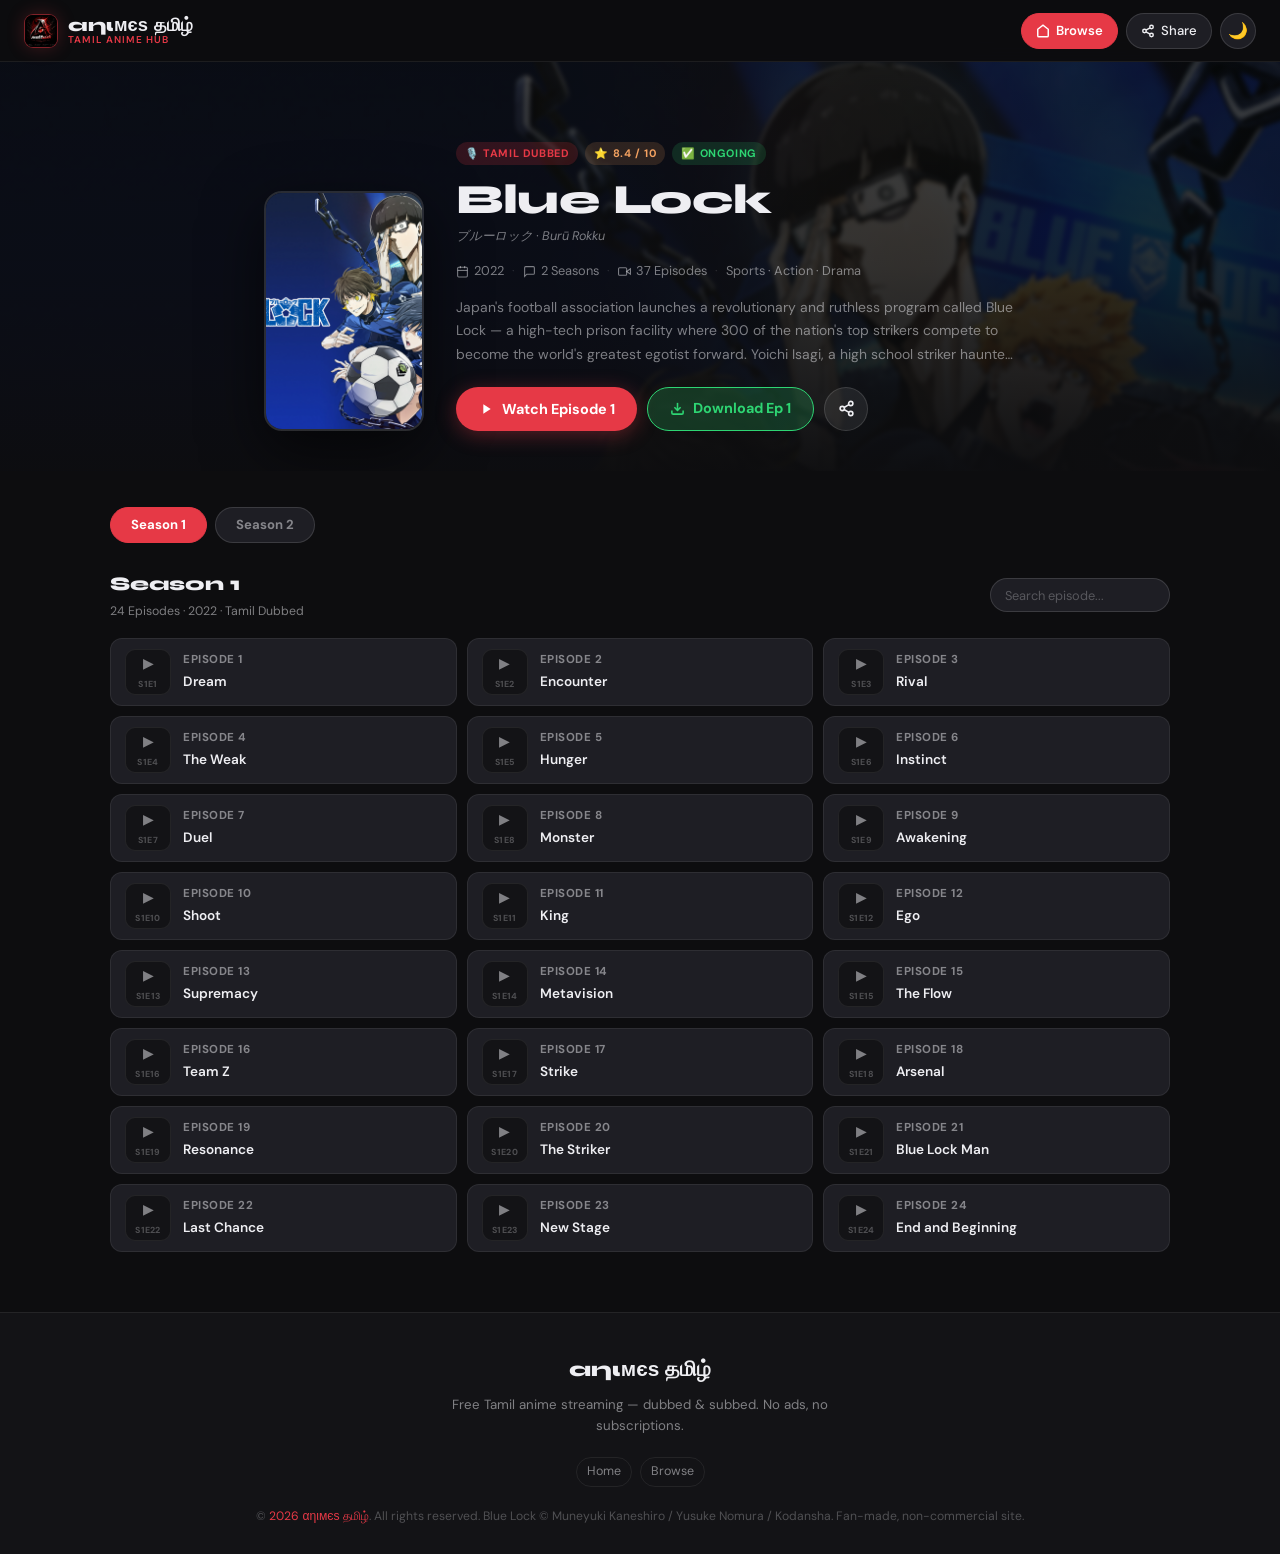
<file: BLUE-LOCK.html>
<!DOCTYPE html>
<html lang="en" data-theme="dark">
<head>
  <meta charset="UTF-8" />
  <meta name="viewport" content="width=device-width, initial-scale=1.0" />
  <meta name="google-site-verification" content="Bs-zn-4_h5NOEnhNXeSkznOBG7yhEcJbRddoLscS0Bg" />

  <link rel="canonical" href="https://ani-tamil.me/" />
  <meta name="robots" content="index, follow">
  <link rel="icon" type="image/png" href="ani-tamil-logo-nav.jpg">
  <!-- Google tag (gtag.js) -->
  <script async src="https://www.googletagmanager.com/gtag/js?id=G-4DX2DXGVDZ"></script>
  <script>
    window.dataLayer = window.dataLayer || [];
    function gtag() { dataLayer.push(arguments); }
    gtag('js', new Date());
    gtag('config', 'G-4DX2DXGVDZ');
  </script>
  <title>Watch Anime in Tamil | Ani Tamil</title>
  <meta name="description"
    content="Watch Tamil dubbed and Tamil subbed anime online. Stream popular anime series including Solo Leveling, Jujutsu Kaisen, Black Clover, Blue Lock and more." />
  <meta property="og:title" content="Blue Lock Tamil — αηιмєѕ தமிழ்" />
  <meta property="og:description" content="Watch Blue Lock in Tamil Dub — free on αηιмєѕ தமிழ்." />
  <meta property="og:image" content="https://ani-tamil.me/bluelock.jpg" />
  <meta name="twitter:card" content="summary_large_image" />
  <link rel="stylesheet" href="style.css" />
  <link rel="stylesheet" href="anime-style.css" />
  <style>
    /* ── Video Player (native <video>) ── */
    .video-wrap { background: #000; position: relative; flex: 1; display: flex; flex-direction: column; }
    .video-player {
      width: 100%; height: 100%;
      background: #000;
      display: block;
      flex: 1;
      min-height: 0;
    }
    /* Controls bar extras */
    .ctrl-download {
      display: flex; align-items: center; gap: 6px;
      height: 36px; padding: 0 14px;
      border-radius: 99px;
      border: 1px solid rgba(255,255,255,0.2);
      background: rgba(255,255,255,0.08);
      color: #fff; font-size: 0.8rem; font-weight: 600;
      text-decoration: none;
      transition: all 0.22s;
    }
    .ctrl-download:hover { background: rgba(46,213,115,0.25); border-color: #2ed573; color: #2ed573; }
    /* Episode card download btn */
    .ep-card { position: relative; }
    .ep-dl-btn {
      position: absolute; right: 10px; top: 50%; transform: translateY(-50%);
      width: 30px; height: 30px; border-radius: 50%;
      background: rgba(46,213,115,0.15);
      border: 1px solid rgba(46,213,115,0.4);
      color: #2ed573;
      display: flex; align-items: center; justify-content: center;
      font-size: 0.75rem; text-decoration: none;
      opacity: 0; transition: opacity 0.2s, background 0.2s;
      z-index: 2;
      flex-shrink: 0;
    }
    .ep-card:hover .ep-dl-btn { opacity: 1; }
    .ep-dl-btn:hover { background: rgba(46,213,115,0.3); }
    /* Mobile: always show download */
    @media (max-width: 768px) { .ep-dl-btn { opacity: 1; } }
    /* No-src badge */
    .ep-no-src { opacity: 0.45; }
    .ep-badge-soon {
      font-size: 0.62rem; font-weight: 700; padding: 2px 7px;
      background: rgba(244,162,97,0.15); color: #f4a261;
      border-radius: 99px; margin-left: 6px; vertical-align: middle;
    }
    /* Video error state */
    .video-error {
      display: none; flex-direction: column; align-items: center; justify-content: center;
      gap: 14px; position: absolute; inset: 0;
      background: #000; color: rgba(255,255,255,0.7); font-size: 0.88rem; text-align: center; padding: 24px;
    }
    .video-error .err-icon { font-size: 2.8rem; }
    .video-error a {
      display: inline-flex; align-items: center; gap: 6px;
      padding: 8px 18px; border-radius: 99px;
      background: #e63946; color: #fff; font-weight: 700; font-size: 0.82rem;
      text-decoration: none; margin-top: 4px;
    }
  </style>
</head>
<body>

<!-- ── Navbar ── -->
<nav class="navbar">
  <a href="index.html" class="nav-brand">
    <img class="nav-logo" src="ani-tamil-logo-nav.jpg" alt="Ani Tamil logo" width="34" height="34" decoding="async" />
    <div class="nav-title">αηιмєѕ தமிழ்<span>Tamil Anime Hub</span></div>
  </a>
  <div class="nav-spacer"></div>
  <div class="nav-actions">
    <a href="home.html" class="nav-btn home-btn">
      <svg width="14" height="14" viewBox="0 0 24 24" fill="none" stroke="currentColor" stroke-width="2.5"><path d="M3 9l9-7 9 7v11a2 2 0 0 1-2 2H5a2 2 0 0 1-2-2z"/></svg>
      <span>Browse</span>
    </a>
    <button class="nav-btn" id="openShareNav">
      <svg width="14" height="14" viewBox="0 0 24 24" fill="none" stroke="currentColor" stroke-width="2.5"><circle cx="18" cy="5" r="3"/><circle cx="6" cy="12" r="3"/><circle cx="18" cy="19" r="3"/><line x1="8.59" y1="13.51" x2="15.42" y2="17.49"/><line x1="15.41" y1="6.51" x2="8.59" y2="10.49"/></svg>
      <span>Share</span>
    </button>
    <button class="theme-toggle" id="themeToggle" aria-label="Toggle theme">🌙</button>
  </div>
</nav>

<!-- ── Anime Hero ── -->
<div class="anime-hero">
  <div class="anime-hero-bg">
    <img src="bluelock.jpg" alt="" aria-hidden="true" onerror="this.style.display='none'" class="anime-hero-backdrop"/>
    <div class="anime-hero-overlay"></div>
  </div>
  <div class="container anime-hero-content">
    <div class="anime-poster-wrap fade-up">
      <img src="bluelock.jpg" alt="Blue Lock poster" class="anime-poster"
        onerror="this.src='https://placehold.co/240x360/1e1e24/e63946?text=Blue+Lock'"/>
    </div>
    <div class="anime-info fade-up delay-1">
      <div class="anime-badges">
        <span class="badge badge-red">🎙️ Tamil Dubbed</span>
        <span class="badge badge-gold">⭐ 8.4 / 10</span>
        <span class="badge badge-green">✅ Ongoing</span>
      </div>
      <h1 class="anime-title">Blue Lock</h1>
      <p class="anime-native">ブルーロック · Burū Rokku</p>
      <div class="anime-meta-row">
        <span class="anime-meta-item">
          <svg width="13" height="13" viewBox="0 0 24 24" fill="none" stroke="currentColor" stroke-width="2"><rect x="3" y="4" width="18" height="18" rx="2"/><line x1="16" y1="2" x2="16" y2="6"/><line x1="8" y1="2" x2="8" y2="6"/><line x1="3" y1="10" x2="21" y2="10"/></svg>
          2022
        </span>
        <span class="anime-meta-dot">·</span>
        <span class="anime-meta-item">
          <svg width="13" height="13" viewBox="0 0 24 24" fill="none" stroke="currentColor" stroke-width="2"><path d="M21 15a2 2 0 0 1-2 2H7l-4 4V5a2 2 0 0 1 2-2h14a2 2 0 0 1 2 2z"></path></svg>
          2 Seasons
        </span>
        <span class="anime-meta-dot">·</span>
        <span class="anime-meta-item">
          <svg width="13" height="13" viewBox="0 0 24 24" fill="none" stroke="currentColor" stroke-width="2"><polygon points="23 7 16 12 23 17 23 7"/><rect x="1" y="5" width="15" height="14" rx="2"/></svg>
          37 Episodes
        </span>
        <span class="anime-meta-dot">·</span>
        <span class="anime-meta-item">Sports · Action · Drama</span>
      </div>
      <p class="anime-desc">
        Japan's football association launches a revolutionary and ruthless program called Blue Lock —
        a high-tech prison facility where 300 of the nation's top strikers compete to become the
        world's greatest egotist forward. Yoichi Isagi, a high school striker haunted by a past
        mistake, enters Blue Lock determined to claim the single coveted spot. In a world where
        only the strongest ego survives, he must awaken his true genius or be eliminated forever.
      </p>
      <div class="anime-action-row">
        <button class="btn-watch" id="watchFirstBtn">
          <svg width="16" height="16" viewBox="0 0 24 24" fill="currentColor"><path d="M8 5v14l11-7z"/></svg>
          Watch Episode 1
        </button>
        <a class="btn-watch" id="downloadFirstBtn" style="background:rgba(46,213,115,0.2);color:#2ed573;border:1.5px solid #2ed573;box-shadow:none;" href="#" download>
          <svg width="15" height="15" viewBox="0 0 24 24" fill="none" stroke="currentColor" stroke-width="2.5"><path d="M21 15v4a2 2 0 0 1-2 2H5a2 2 0 0 1-2-2v-4"/><polyline points="7 10 12 15 17 10"/><line x1="12" y1="15" x2="12" y2="3"/></svg>
          Download Ep 1
        </a>
        <button class="btn-icon" id="openShareHero" title="Share">
          <svg width="17" height="17" viewBox="0 0 24 24" fill="none" stroke="currentColor" stroke-width="2.3"><circle cx="18" cy="5" r="3"/><circle cx="6" cy="12" r="3"/><circle cx="18" cy="19" r="3"/><line x1="8.59" y1="13.51" x2="15.42" y2="17.49"/><line x1="15.41" y1="6.51" x2="8.59" y2="10.49"/></svg>
        </button>
      </div>
    </div>
  </div>
</div>

<!-- ── Episode Sections ── -->
<main class="anime-main">
  <div class="container">
    <div class="season-switcher" id="seasonSwitcher">
      <button class="season-tab-btn active" data-season="1">Season 1</button>
      <button class="season-tab-btn" data-season="2">Season 2</button>
    </div>

    <!-- Season 1 -->
    <div class="season-panel active" id="season-panel-1">
      <div class="season-panel-header">
        <div>
          <h2 class="season-panel-title">Season 1</h2>
          <p class="season-panel-meta">24 Episodes · 2022 · Tamil Dubbed</p>
        </div>
        <div class="ep-search-wrap">
          <input type="text" class="ep-search" placeholder="Search episode..." id="epSearch1" />
        </div>
      </div>
      <div class="ep-grid" id="epGrid1"></div>
    </div>

    <!-- Season 2 -->
    <div class="season-panel" id="season-panel-2">
      <div class="season-panel-header">
        <div>
          <h2 class="season-panel-title">Season 2</h2>
          <p class="season-panel-meta">14 Episodes · 2024 · Tamil Dubbed</p>
        </div>
        <div class="ep-search-wrap">
          <input type="text" class="ep-search" placeholder="Search episode..." id="epSearch2" />
        </div>
      </div>
      <div class="ep-grid" id="epGrid2"></div>
    </div>

  </div>
</main>

<!-- ── Footer ── -->
<footer>
  <div class="footer-brand">αηιмєѕ தமிழ்</div>
  <p class="footer-desc">Free Tamil anime streaming — dubbed & subbed. No ads, no subscriptions.</p>
  <div class="footer-links">
    <a href="index.html" class="footer-link">Home</a>
    <a href="home.html" class="footer-link">Browse</a>
  </div>
  <div class="footer-copy">
    © <span id="footerYear"></span> <span>αηιмєѕ தமிழ்</span>. All rights reserved.
    Blue Lock © Muneyuki Kaneshiro / Yusuke Nomura / Kodansha. Fan-made, non-commercial site.
  </div>
</footer>

<!-- ── Video Modal ── -->
<div class="video-modal" id="videoModal">
  <div class="video-topbar">
    <button class="video-close" id="videoClose" aria-label="Close">
      <svg width="16" height="16" viewBox="0 0 24 24" fill="none" stroke="currentColor" stroke-width="2.5"><line x1="18" y1="6" x2="6" y2="18"/><line x1="6" y1="6" x2="18" y2="18"/></svg>
    </button>
    <div class="video-ep-info">
      <p class="video-anime-name">Blue Lock · Tamil Dub</p>
      <p class="video-ep-name" id="videoEpName">Episode 1</p>
    </div>
    <div class="video-ep-counter" id="videoEpCounter">1 / 37</div>
  </div>

  <div class="video-wrap" id="videoWrap">
    <!-- Loading spinner -->
    <div class="video-loading" id="videoLoading">
      <div class="spinner"></div>
      <span>Loading episode...</span>
    </div>
    <!-- Error state -->
    <div class="video-error" id="videoError">
      <div class="err-icon">⚠️</div>
      <p>Could not load this episode.<br/>Make sure the Google Drive file is set to <strong>Anyone with the link</strong>.</p>
      <a id="errOpenDrive" href="#" target="_blank" rel="noopener">Open in Google Drive</a>
    </div>
    <!-- Native video player -->
    <video id="videoPlayer" class="video-player" controls controlsList="nodownload" playsinline preload="none">
      Your browser does not support the video tag.
    </video>
    <!-- Google Drive preview player -->
    <iframe id="videoIframe" class="video-player" style="display:none; border:0;" allow="autoplay; encrypted-media; fullscreen; picture-in-picture" allowfullscreen referrerpolicy="no-referrer-when-downgrade"></iframe>
  </div>

  <div class="video-controls">
    <button class="video-nav-btn" id="btnPrev" disabled>
      <svg width="14" height="14" viewBox="0 0 24 24" fill="currentColor"><path d="M6 6h2v12H6zm3.5 6l8.5 6V6z"/></svg>
      Prev
    </button>
    <div style="display:flex;gap:8px;align-items:center;">
      <a class="ctrl-download" id="btnDownload" href="#" download title="Download this episode">
        <svg width="14" height="14" viewBox="0 0 24 24" fill="none" stroke="currentColor" stroke-width="2.5"><path d="M21 15v4a2 2 0 0 1-2 2H5a2 2 0 0 1-2-2v-4"/><polyline points="7 10 12 15 17 10"/><line x1="12" y1="15" x2="12" y2="3"/></svg>
        Download
      </a>
    </div>
    <button class="video-nav-btn" id="btnNext">
      Next
      <svg width="14" height="14" viewBox="0 0 24 24" fill="currentColor"><path d="M6 18l8.5-6L6 6v12zm2.5-6l5.5 4V8l-5.5 4zm7.5-6v12h2V6h-2z"/></svg>
    </button>
  </div>
</div>

<!-- ── Share Modal ── -->
<div class="modal-overlay" id="shareModal" role="dialog">
  <div class="share-sheet">
    <div class="share-handle"></div>
    <p class="share-title">Share Blue Lock</p>
    <div class="share-grid">
      <button class="share-btn" onclick="shareWhatsApp()"><span class="share-icon">💬</span>WhatsApp</button>
      <button class="share-btn" onclick="shareTelegram()"><span class="share-icon">✈️</span>Telegram</button>
      <button class="share-btn" onclick="shareTwitter()"><span class="share-icon">🐦</span>Twitter</button>
      <button class="share-btn" onclick="shareFacebook()"><span class="share-icon">👍</span>Facebook</button>
      <button class="share-btn" onclick="shareReddit()"><span class="share-icon">🤖</span>Reddit</button>
      <button class="share-btn" onclick="shareEmail()"><span class="share-icon">📧</span>Email</button>
      <button class="share-btn" onclick="shareNative()"><span class="share-icon">📤</span>More</button>
      <button class="share-btn" onclick="copyLink()"><span class="share-icon">🔗</span>Copy</button>
    </div>
    <div class="share-copy-row">
      <span class="share-copy-url">https://ani-tamil.me/BLUE-LOCK.html</span>
      <button class="share-copy-btn" onclick="copyLink()">Copy Link</button>
    </div>
  </div>
</div>

<!-- ── Toast ── -->
<div class="toast" id="toast"></div>

<script>
/* ================================================================
   BLACK CLOVER — Episode Data
   Each episode has:
     label : display label
     title : episode title
     id    : Google Drive FILE ID (just the ID, not full URL)
   URLs are generated automatically:
     Stream  → https://drive.google.com/file/d/ID/preview
     Download→ https://drive.google.com/uc?export=download&id=ID
   Episodes without an id show as "Coming Soon"
   ================================================================ */
const SEASONS = {
  1: [
    { label: 'Episode 1',   title: "Dream",                                  id: '18wUkBCzxAVUnynyZhBbC-PQo-frifWjV' },
    { label: 'Episode 2',   title: "Encounter",                              id: '1-IOaj-BdlHzysQK4euEkVZVjtI7nL_X9' },
    { label: 'Episode 3',   title: "Rival",                                  id: '1UdsanNv7TSgDvfo0iUKGXmYc62nDkkHz' },
    { label: 'Episode 4',   title: "The Weak",                               id: '1gl853lQuP-6bEfW-N1KTlQUfpg4bbKhp' },
    { label: 'Episode 5',   title: "Hunger",                                 id: '1lxnlwevBZUVqQBN5F7v5oWJnP-3Ue8XW' },
    { label: 'Episode 6',   title: "Instinct",                               id: '1_zq4O5mlmKHmJE7vJL43wuZloK1gxpjC' },
    { label: 'Episode 7',   title: "Duel",                                   id: '1mjpFkT6_1v63W-GtrWfhLXGr5hsKJ2qU' },
    { label: 'Episode 8',   title: "Monster",                                id: '1NLySeLoyr7Ym8__bFwMc6vCUM1AAzyp1' },
    { label: 'Episode 9',   title: "Awakening",                              id: '1_dqSDJHaCkyqQrN-khwhy4ygk67i6PF-' },
    { label: 'Episode 10',  title: "Shoot",                                  id: '1sKWrc-z3jAZxuqvZJfZlw5tE6dvAycL_' },
    { label: 'Episode 11',  title: "King",                                   id: '19bVk69oMK9JRKpxqrMPO1c4ISjUWsptZ' },
    { label: 'Episode 12',  title: "Ego",                                    id: '1OvTexvnryIK4xhryiFBiIKyVrjiM557c' },
    { label: 'Episode 13',  title: "Supremacy",                              id: '1ASwWXtLcPjt8f1qodNaLkM9ulgtdZnVX' },
    { label: 'Episode 14',  title: "Metavision",                             id: '1FIDC0hj66VBXTKukD2fKIjXA2rFoei2g' },
    { label: 'Episode 15',  title: "The Flow",                               id: '1EWHO2ZRS_0MMwLw2VDwEvAbrfc1QFAZP' },
    { label: 'Episode 16',  title: "Team Z",                                 id: '1UohiFtkA6q4WdBcEW-mI9cHknNtoqG3u' },
    { label: 'Episode 17',  title: "Strike",                                 id: '1kV-EgfwrgFtb4LpIRrSMNrXEt-7PZgMW' },
    { label: 'Episode 18',  title: "Arsenal",                                id: '1TdSFCHOHkicaPkRJrPwO1PBJ7isb_L-N' },
    { label: 'Episode 19',  title: "Resonance",                              id: '115iPqV_btF7b-fCpZJE5DjcoSj32LCfI' },
    { label: 'Episode 20',  title: "The Striker",                            id: '1yX9tD3zn2e7t0TkoQgDS9ZwyQxPwlhLh' },
    { label: 'Episode 21',  title: "Blue Lock Man",                          id: '1yX9tD3zn2e7t0TkoQgDS9ZwyQxPwlhLh' },
    { label: 'Episode 22',  title: "Last Chance",                            id: '1LHtOvY86efc1gRvK1EYMUaBA_LGuyfce' },
    { label: 'Episode 23',  title: "New Stage",                              id: '1wXBqZcO3TO0h3fOumY7z35YmI8u5daXM' },
    { label: 'Episode 24',  title: "End and Beginning",                      id: '1bWx_QerKLa4rsgr-bZg3VM-Czy8RHAQl' },
  ],
  2: [
    { label: 'Episode 1',   title: "New World",                              id: '1gx9NS_NP1qXxynlq0LawSPLJOAM4JRqE' },
    { label: 'Episode 2',   title: "The Genius",                             id: '1cK-linIfxSxreK3jmeHSLbBFwLZr8wPI' },
    { label: 'Episode 3',   title: "Sniper",                                 id: '1Jv2Pqvym0diVRwhzOj9bC-calG9NxvXp' },
    { label: 'Episode 4',   title: "Under Pressure",                         id: '1Hy114GpaCx5RkdKPAuaDaO9NiZpkN8sa' },
    { label: 'Episode 5',   title: "Direct Drive",                           id: '1IRxbp2FlsYT6qJSzV__Ppt30R36WI7p2' },
    { label: 'Episode 6',   title: "Flow State",                             id: '1uNOLQ4kVAYOXp6JHsQCAmdUeEnhwdb-r' },
    { label: 'Episode 7',   title: "Challenger",                             id: '1ydQCbN6H6gDgWQWWJcZ9a2Cz0XlGUJ5y' },
    { label: 'Episode 8',   title: "Speed of Light",                         id: '1WalCZS_mpzAsbBT-aJ4yx0IT2v8C5ets' },
    { label: 'Episode 9',   title: "Paradigm Shift",                         id: '1LOArxT4cHAFrRYDackO1bv4J77jZDHWZ' },
    { label: 'Episode 10',  title: "The Predator",                           id: '1zbrk0k0Oe-nIZeLjsJXaVuhNFODA-_c8' },
    { label: 'Episode 11',  title: "Climax",                                 id: '1hId5rwRlYRp14ko_sb6VtiGdQnfGUidR' },
    { label: 'Episode 12',  title: "World Stage",                            id: '1FQc-bbeMQ_jFwKNVUlac53duErcJP6X_' },
    { label: 'Episode 13',  title: "Episode 13",                             id: '1XyqVrQnrhwQSUyN16FCgEOTKsyDP0XwS' },
    { label: 'Episode 14',  title: "Episode 14",                             id: '1RXYvNXcRelzh9nLLLwqOTBR1EmjzrpYD'},
  ],
};

/* ── URL helpers ── */
function streamUrl(id)   { return `https://drive.google.com/file/d/${id}/preview`; }
function downloadUrl(id) { return `https://drive.google.com/uc?export=download&id=${id}`; }
function driveUrl(id)    { return `https://drive.google.com/file/d/${id}/view`; }

/* ── Build flat playlist ── */
let playlist = [];
Object.entries(SEASONS).forEach(([s, eps]) => {
  eps.forEach((ep, i) => {
    playlist.push({ ...ep, season: +s, epNum: i + 1, globalIndex: playlist.length });
  });
});

const playable = playlist.filter(e => e.id);

let currentIndex = 0;

/* ── Render episode cards ── */
function renderEpisodes(season, filter = '') {
  const grid = document.getElementById(`epGrid${season}`);
  const eps  = SEASONS[season];
  const q    = filter.toLowerCase();
  grid.innerHTML = '';

  eps.forEach((ep, i) => {
    if (q && !ep.label.toLowerCase().includes(q) && !ep.title.toLowerCase().includes(q)) return;

    const globalIdx = playlist.findIndex(p => p.season === season && p.epNum === i + 1);
    const hasVideo  = !!ep.id;

    const card = document.createElement('div');
    card.className = 'ep-card' + (hasVideo ? '' : ' ep-no-src');
    card.dataset.index = globalIdx;

    card.innerHTML = `
      <div class="ep-thumb">
        <div class="ep-play-icon">${hasVideo ? '▶' : '🕐'}</div>
        <span class="ep-num">S${season}E${i+1}</span>
      </div>
      <div class="ep-info" style="padding-right:${hasVideo ? '44px' : '8px'}">
        <p class="ep-label">${ep.label}${!hasVideo ? '<span class="ep-badge-soon">Soon</span>' : ''}</p>
        <p class="ep-title">${ep.title}</p>
      </div>
      ${hasVideo ? `<a class="ep-dl-btn" href="${downloadUrl(ep.id)}" data-drive-id="${ep.id}" download
        title="Download ${ep.label}" onclick="event.stopPropagation()">
        <svg width="13" height="13" viewBox="0 0 24 24" fill="none" stroke="currentColor" stroke-width="2.5">
          <path d="M21 15v4a2 2 0 0 1-2 2H5a2 2 0 0 1-2-2v-4"/>
          <polyline points="7 10 12 15 17 10"/><line x1="12" y1="15" x2="12" y2="3"/>
        </svg></a>` : ''}`;

    if (hasVideo) {
      card.style.cursor = 'pointer';
      card.addEventListener('click', () => openPlayer(globalIdx));
    }

    grid.appendChild(card);
  });
}

renderEpisodes(1);
renderEpisodes(2);

/* ── Set download link on hero button ── */
const firstEp = SEASONS[1][0];
if (firstEp.id) {
  document.getElementById('downloadFirstBtn').href = downloadUrl(firstEp.id);
  document.getElementById('downloadFirstBtn').dataset.driveId = firstEp.id;
}

/* ── Season tabs ── */
let activeSeason = 1;
document.getElementById('seasonSwitcher').addEventListener('click', e => {
  const btn = e.target.closest('.season-tab-btn');
  if (!btn) return;
  const s = +btn.dataset.season;
  if (s === activeSeason) return;
  activeSeason = s;
  document.querySelectorAll('.season-tab-btn').forEach(b => b.classList.toggle('active', +b.dataset.season === s));
  document.querySelectorAll('.season-panel').forEach(p => p.classList.toggle('active', p.id === `season-panel-${s}`));
});

/* ── Episode search ── */
document.getElementById('epSearch1').addEventListener('input', e => renderEpisodes(1, e.target.value));
document.getElementById('epSearch2').addEventListener('input', e => renderEpisodes(2, e.target.value));

/* ── Video Player ── */
const videoModal   = document.getElementById('videoModal');
const videoPlayer  = document.getElementById('videoPlayer');
const videoIframe  = document.getElementById('videoIframe');
const videoWrap    = document.getElementById('videoWrap');
const videoLoading = document.getElementById('videoLoading');
const videoError   = document.getElementById('videoError');
const videoEpName  = document.getElementById('videoEpName');
const videoEpCtr   = document.getElementById('videoEpCounter');
const btnPrev      = document.getElementById('btnPrev');
const btnNext      = document.getElementById('btnNext');
const btnDownload  = document.getElementById('btnDownload');
const errOpenDrive = document.getElementById('errOpenDrive');

function openPlayer(globalIdx) {
  const ep = playlist[globalIdx];
  if (!ep || !ep.id) return;
  currentIndex = globalIdx;
  videoModal.classList.add('open');
  document.body.style.overflow = 'hidden';
  loadEpisode(ep);
  updateControls();
}

function loadEpisodeLegacy(ep) {
  videoLoading.style.display = 'flex';
  videoError.style.display   = 'none';
  videoPlayer.style.display  = 'none';
  videoIframe.style.display  = 'none';
  try { videoPlayer.pause(); } catch(e){}
  try { videoPlayer.removeAttribute('src'); videoPlayer.load(); } catch(e){}

  videoEpName.textContent = `S${ep.season} · ${ep.label} — ${ep.title}`;
  videoEpCtr.textContent  = `${ep.globalIndex + 1} / ${playlist.length}`;

  btnDownload.href         = downloadUrl(ep.id);
  btnDownload.dataset.driveId = ep.id;
  btnDownload.setAttribute('download', `Blue-Lock-S${ep.season}-${ep.label}.mp4`);
  errOpenDrive.href        = driveUrl(ep.id);

  const src = downloadUrl(ep.id);
  videoPlayer.src = src;
  videoPlayer.style.display = 'block';

  videoPlayer.oncanplay = () => {
    videoLoading.style.display = 'none';
    videoError.style.display   = 'none';
  };

  videoPlayer.onerror = () => {
    videoLoading.style.display = 'none';
    videoPlayer.style.display  = 'none';
    const iframeSrc = streamUrl(ep.id);
    videoIframe.src = iframeSrc;
    videoIframe.style.display = 'block';
    let iframeTimeout = setTimeout(() => {
      if (videoIframe.style.display === 'block') {
        videoIframe.style.display = 'none';
        videoError.style.display = 'flex';
      }
    }, 5000);
    videoIframe.onload = () => { clearTimeout(iframeTimeout); videoError.style.display = 'none'; };
  };

  let fallback = setTimeout(() => {
    if (videoLoading.style.display !== 'none') {
      videoLoading.style.display = 'none';
      videoPlayer.style.display  = 'block';
    }
  }, 5000);

  videoPlayer.addEventListener('canplay', () => clearTimeout(fallback), { once: true });

  document.querySelectorAll('.ep-card').forEach(c => {
    c.classList.toggle('playing', +c.dataset.index === currentIndex);
  });
}

function loadEpisode(ep) {
  videoLoading.style.display = 'flex';
  videoError.style.display   = 'none';
  videoPlayer.style.display  = 'none';
  videoIframe.style.display  = 'none';
  try { videoPlayer.pause(); } catch(e){}
  try { videoPlayer.removeAttribute('src'); videoPlayer.load(); } catch(e){}
  try { videoIframe.removeAttribute('src'); } catch(e){}

  videoEpName.textContent = `S${ep.season} - ${ep.label} - ${ep.title}`;
  videoEpCtr.textContent  = `${ep.globalIndex + 1} / ${playlist.length}`;

  btnDownload.href         = downloadUrl(ep.id);
  btnDownload.dataset.driveId = ep.id;
  btnDownload.setAttribute('download', `Black-Clover-S${ep.season}-${ep.label}.mp4`);
  errOpenDrive.href        = driveUrl(ep.id);

  const iframeSrc = streamUrl(ep.id);
  let iframeLoaded = false;
  const iframeTimeout = setTimeout(() => {
    if (!iframeLoaded) {
      videoIframe.style.display = 'none';
      videoError.style.display = 'flex';
    }
  }, 12000);

  videoIframe.onload = () => {
    iframeLoaded = true;
    clearTimeout(iframeTimeout);
    videoLoading.style.display = 'none';
    videoError.style.display   = 'none';
  };

  videoIframe.src = iframeSrc;
  videoIframe.style.display = 'block';

  document.querySelectorAll('.ep-card').forEach(c => {
    c.classList.toggle('playing', +c.dataset.index === currentIndex);
  });
}

function updateControls() {
  const prevPlayable = playlist.slice(0, currentIndex).reverse().find(e => e.id);
  const nextPlayable = playlist.slice(currentIndex + 1).find(e => e.id);
  btnPrev.disabled = !prevPlayable;
  btnNext.disabled = !nextPlayable;
}

document.getElementById('videoClose').addEventListener('click', () => {
  videoModal.classList.remove('open');
  document.body.style.overflow = '';
  try { videoPlayer.pause(); } catch(e){}
  try { videoPlayer.removeAttribute('src'); videoPlayer.load(); } catch(e){}
  try { videoIframe.removeAttribute('src'); videoIframe.style.display = 'none'; } catch(e){}
});

btnPrev.addEventListener('click', () => {
  const prev = playlist.slice(0, currentIndex).reverse().find(e => e.id);
  if (prev) { currentIndex = prev.globalIndex; loadEpisode(prev); updateControls(); }
});

btnNext.addEventListener('click', () => {
  const next = playlist.slice(currentIndex + 1).find(e => e.id);
  if (next) { currentIndex = next.globalIndex; loadEpisode(next); updateControls(); }
});

// Keyboard shortcuts
document.addEventListener('keydown', e => {
  if (!videoModal.classList.contains('open')) return;
  if (e.key === 'Escape')      document.getElementById('videoClose').click();
  if (e.key === 'ArrowRight')  btnNext.click();
  if (e.key === 'ArrowLeft')   btnPrev.click();
  if (e.key === ' ')           { e.preventDefault(); if (videoPlayer.style.display !== 'none') { videoPlayer.paused ? videoPlayer.play() : videoPlayer.pause(); } }
});

// Swipe navigation
let touchStartX = 0;
videoModal.addEventListener('touchstart', e => { touchStartX = e.touches[0].clientX; }, {passive:true});
videoModal.addEventListener('touchend', e => {
  const dx = e.changedTouches[0].clientX - touchStartX;
  if (Math.abs(dx) < 70) return;
  if (dx < 0) btnNext.click(); else btnPrev.click();
}, {passive:true});

// Watch Ep 1 button
document.getElementById('watchFirstBtn').addEventListener('click', () => {
  const first = playlist.find(e => e.id);
  if (first) openPlayer(first.globalIndex);
});

/* ── Theme ── */
const root = document.documentElement;
const themeBtn = document.getElementById('themeToggle');
const saved = localStorage.getItem('theme') || 'dark';
root.setAttribute('data-theme', saved);
themeBtn.textContent = saved === 'dark' ? '🌙' : '☀️';
themeBtn.addEventListener('click', () => {
  const next = root.getAttribute('data-theme') === 'dark' ? 'light' : 'dark';
  root.setAttribute('data-theme', next);
  themeBtn.textContent = next === 'dark' ? '🌙' : '☀️';
  localStorage.setItem('theme', next);
});

document.getElementById('footerYear').textContent = new Date().getFullYear();

/* ── Share ── */
const SITE_URL  = 'https://ani-tamil.me/BLACK-CLOVER.html';
const SITE_TEXT = '🎌 Watch Black Clover in Tamil — Free on αηιмєѕ தமிழ்!';
const shareModal = document.getElementById('shareModal');

function openShareModal() { shareModal.classList.add('open'); document.body.style.overflow = 'hidden'; }
function closeShareModal() { shareModal.classList.remove('open'); document.body.style.overflow = ''; }

['openShareNav','openShareHero'].forEach(id => {
  const el = document.getElementById(id);
  if (el) el.addEventListener('click', openShareModal);
});
shareModal.addEventListener('click', e => { if (e.target === shareModal) closeShareModal(); });

function shareWhatsApp()  { window.open(`https://wa.me/?text=${encodeURIComponent(SITE_TEXT+' '+SITE_URL)}`,'_blank'); }
function shareTelegram()  { window.open(`https://t.me/share/url?url=${encodeURIComponent(SITE_URL)}&text=${encodeURIComponent(SITE_TEXT)}`,'_blank'); }
function shareTwitter()   { window.open(`https://twitter.com/intent/tweet?text=${encodeURIComponent(SITE_TEXT)}&url=${encodeURIComponent(SITE_URL)}`,'_blank'); }
function shareFacebook()  { window.open(`https://www.facebook.com/sharer/sharer.php?u=${encodeURIComponent(SITE_URL)}`,'_blank'); }
function shareReddit()    { window.open(`https://reddit.com/submit?url=${encodeURIComponent(SITE_URL)}&title=${encodeURIComponent(SITE_TEXT)}`,'_blank'); }
function shareEmail()     { window.open(`mailto:?subject=${encodeURIComponent('Black Clover Tamil')}&body=${encodeURIComponent(SITE_TEXT+'\n\n'+SITE_URL)}`); }
function shareNative()    { if(navigator.share) navigator.share({title:'Black Clover Tamil',text:SITE_TEXT,url:SITE_URL}); else copyLink(); }
function copyLink()       { navigator.clipboard.writeText(SITE_URL).then(()=>showToast('Link copied! 🔗')); }

const toastEl = document.getElementById('toast');
let toastTimer;
function showToast(msg) {
  toastEl.textContent = msg;
  toastEl.classList.add('show');
  clearTimeout(toastTimer);
  toastTimer = setTimeout(() => toastEl.classList.remove('show'), 2400);
}

// ── Download handler ──
async function downloadDriveById(id, filename) {
  const url = downloadUrl(id);
  showToast('Preparing download...');
  try {
    const resp = await fetch(url);
    if (!resp.ok) throw new Error('Network error');
    const blob = await resp.blob();
    const a = document.createElement('a');
    const objUrl = URL.createObjectURL(blob);
    a.href = objUrl;
    a.download = filename || `Black-Clover-${id}.mp4`;
    document.body.appendChild(a);
    a.click();
    a.remove();
    URL.revokeObjectURL(objUrl);
    showToast('Download started');
  } catch (err) {
    window.open(url, '_blank', 'noopener');
  }
}

document.addEventListener('click', e => {
  const dl = e.target.closest('.ep-dl-btn, .ctrl-download, #downloadFirstBtn');
  if (!dl) return;
  e.preventDefault();
  e.stopPropagation();
  const id = dl.dataset.driveId || (new URL(dl.href, location.href).searchParams.get('id'));
  const filename = dl.getAttribute('download') || `${document.title.replace(/\s+/g,'-')}-${id}.mp4`;
  if (!id) { showToast('File not available'); return; }
  downloadDriveById(id, filename);
});
</script>
</body>
</html>
</file>
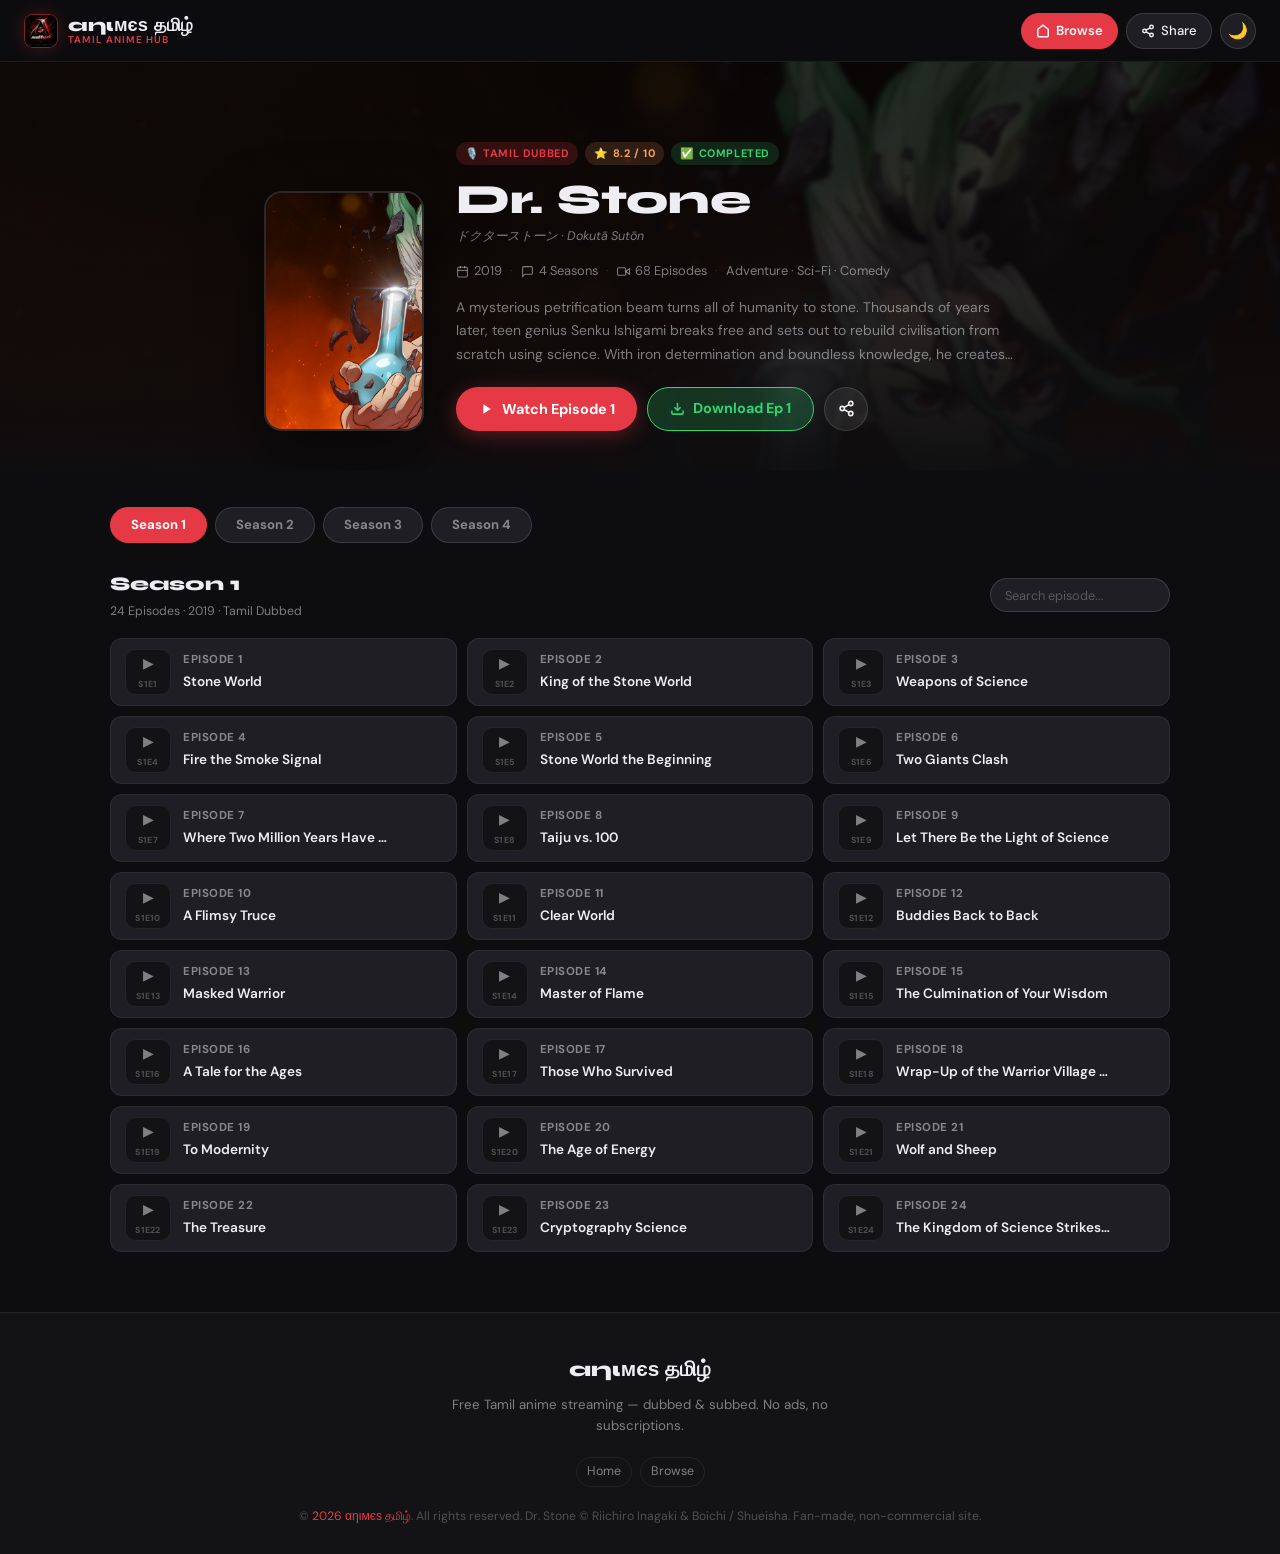
<file: DR-STONE.html>
<!DOCTYPE html>
<html lang="en" data-theme="dark">
<head>
  <meta charset="UTF-8" />
  <meta name="viewport" content="width=device-width, initial-scale=1.0" />
  <meta name="google-site-verification" content="Bs-zn-4_h5NOEnhNXeSkznOBG7yhEcJbRddoLscS0Bg" />

  <link rel="canonical" href="https://ani-tamil.me/DR-STONE.html" />
  <meta name="robots" content="index, follow">
  <link rel="icon" type="image/png" href="ani-tamil-logo-nav.jpg" />
  <!-- Google tag (gtag.js) -->
  <script async src="https://www.googletagmanager.com/gtag/js?id=G-4DX2DXGVDZ"></script>
  <script>
    window.dataLayer = window.dataLayer || [];
    function gtag() { dataLayer.push(arguments); }
    gtag('js', new Date());
    gtag('config', 'G-4DX2DXGVDZ');
  </script>
  <title>Dr. Stone Tamil Dub - Watch Online and Download All 4 Seasons | Ani Tamil</title>
  <meta name="description"
    content="Watch Tamil dubbed and Tamil subbed anime online. Stream popular anime series including Solo Leveling, Jujutsu Kaisen, Black Clover, Blue Lock and more." />
  <meta name="keywords" content="Dr Stone Tamil, Dr Stone Tamil dubbed, Dr Stone Tamil dub watch online, Dr Stone Season 1 Tamil, Dr Stone Stone Wars Tamil, Dr Stone New World Tamil, Dr Stone Science Future Tamil, anime Tamil dubbed free, αηιмєѕ தமிழ்" />
  <meta property="og:title" content="Dr. Stone Tamil Dubbed — Watch All 4 Seasons Free | αηιмєѕ தமிழ்" />
  <meta property="og:description" content="Stream or download Dr. Stone all 4 seasons in Tamil Dub — Season 1, Stone Wars, New World & Science Future — completely free on αηιмєѕ தமிழ்." />
  <meta property="og:image" content="https://ani-tamil.me/Drstone.jpg" />
  <meta property="og:type" content="website" />
  <meta property="og:url" content="https://ani-tamil.me/DR-STONE.html" />
  <meta name="twitter:card" content="summary_large_image" />
  <meta name="twitter:title" content="Dr. Stone Tamil Dubbed — αηιмєѕ தமிழ்" />
  <meta name="twitter:description" content="Watch Dr. Stone all 4 seasons in Tamil — free on αηιмєѕ தமிழ்." />
  <meta name="twitter:image" content="https://ani-tamil.me/Drstone.jpg" />
  <link rel="stylesheet" href="style.css" />
  <link rel="stylesheet" href="anime-style.css" />
  <style>
    /* ── Video Player (native <video>) ── */
    .video-wrap { background: #000; position: relative; flex: 1; display: flex; flex-direction: column; }
    .video-player {
      width: 100%; height: 100%;
      background: #000;
      display: block;
      flex: 1;
      min-height: 0;
    }
    /* Controls bar extras */
    .ctrl-download {
      display: flex; align-items: center; gap: 6px;
      height: 36px; padding: 0 14px;
      border-radius: 99px;
      border: 1px solid rgba(255,255,255,0.2);
      background: rgba(255,255,255,0.08);
      color: #fff; font-size: 0.8rem; font-weight: 600;
      text-decoration: none;
      transition: all 0.22s;
    }
    .ctrl-download:hover { background: rgba(46,213,115,0.25); border-color: #2ed573; color: #2ed573; }
    /* Episode card download btn */
    .ep-card { position: relative; }
    .ep-dl-btn {
      position: absolute; right: 10px; top: 50%; transform: translateY(-50%);
      width: 30px; height: 30px; border-radius: 50%;
      background: rgba(46,213,115,0.15);
      border: 1px solid rgba(46,213,115,0.4);
      color: #2ed573;
      display: flex; align-items: center; justify-content: center;
      font-size: 0.75rem; text-decoration: none;
      opacity: 0; transition: opacity 0.2s, background 0.2s;
      z-index: 2;
      flex-shrink: 0;
    }
    .ep-card:hover .ep-dl-btn { opacity: 1; }
    .ep-dl-btn:hover { background: rgba(46,213,115,0.3); }
    /* Mobile: always show download */
    @media (max-width: 768px) { .ep-dl-btn { opacity: 1; } }
    /* No-src badge */
    .ep-no-src { opacity: 0.45; }
    .ep-badge-soon {
      font-size: 0.62rem; font-weight: 700; padding: 2px 7px;
      background: rgba(244,162,97,0.15); color: #f4a261;
      border-radius: 99px; margin-left: 6px; vertical-align: middle;
    }
    /* Video error state */
    .video-error {
      display: none; flex-direction: column; align-items: center; justify-content: center;
      gap: 14px; position: absolute; inset: 0;
      background: #000; color: rgba(255,255,255,0.7); font-size: 0.88rem; text-align: center; padding: 24px;
    }
    .video-error .err-icon { font-size: 2.8rem; }
    .video-error a {
      display: inline-flex; align-items: center; gap: 6px;
      padding: 8px 18px; border-radius: 99px;
      background: #e63946; color: #fff; font-weight: 700; font-size: 0.82rem;
      text-decoration: none; margin-top: 4px;
    }
  </style>
</head>
<body>

<!-- ── Navbar ── -->
<nav class="navbar">
  <a href="index.html" class="nav-brand">
    <img class="nav-logo" src="ani-tamil-logo-nav.jpg" alt="Ani Tamil logo" width="34" height="34" decoding="async" />
    <div class="nav-title">αηιмєѕ தமிழ்<span>Tamil Anime Hub</span></div>
  </a>
  <div class="nav-spacer"></div>
  <div class="nav-actions">
    <a href="home.html" class="nav-btn home-btn">
      <svg width="14" height="14" viewBox="0 0 24 24" fill="none" stroke="currentColor" stroke-width="2.5"><path d="M3 9l9-7 9 7v11a2 2 0 0 1-2 2H5a2 2 0 0 1-2-2z"/></svg>
      <span>Browse</span>
    </a>
    <button class="nav-btn" id="openShareNav">
      <svg width="14" height="14" viewBox="0 0 24 24" fill="none" stroke="currentColor" stroke-width="2.5"><circle cx="18" cy="5" r="3"/><circle cx="6" cy="12" r="3"/><circle cx="18" cy="19" r="3"/><line x1="8.59" y1="13.51" x2="15.42" y2="17.49"/><line x1="15.41" y1="6.51" x2="8.59" y2="10.49"/></svg>
      <span>Share</span>
    </button>
    <button class="theme-toggle" id="themeToggle" aria-label="Toggle theme">🌙</button>
  </div>
</nav>

<!-- ── Anime Hero ── -->
<div class="anime-hero">
  <div class="anime-hero-bg">
    <img src="Drstone.jpg" alt="" aria-hidden="true" onerror="this.style.display='none'" class="anime-hero-backdrop"/>
    <div class="anime-hero-overlay"></div>
  </div>
  <div class="container anime-hero-content">
    <div class="anime-poster-wrap fade-up">
      <img src="Drstone.jpg" alt="Dr. Stone Tamil Dubbed poster — watch free on αηιмєѕ தமிழ்" class="anime-poster"
        onerror="this.src='https://placehold.co/240x360/1e1e24/e63946?text=Dr.+Stone'"/>
    </div>
    <div class="anime-info fade-up delay-1">
      <div class="anime-badges">
        <span class="badge badge-red">🎙️ Tamil Dubbed</span>
        <span class="badge badge-gold">⭐ 8.2 / 10</span>
        <span class="badge badge-green">✅ Completed</span>
      </div>
      <h1 class="anime-title">Dr. Stone</h1>
      <p class="anime-native">ドクターストーン · Dokutā Sutōn</p>
      <div class="anime-meta-row">
        <span class="anime-meta-item">
          <svg width="13" height="13" viewBox="0 0 24 24" fill="none" stroke="currentColor" stroke-width="2"><rect x="3" y="4" width="18" height="18" rx="2"/><line x1="16" y1="2" x2="16" y2="6"/><line x1="8" y1="2" x2="8" y2="6"/><line x1="3" y1="10" x2="21" y2="10"/></svg>
          2019
        </span>
        <span class="anime-meta-dot">·</span>
        <span class="anime-meta-item">
          <svg width="13" height="13" viewBox="0 0 24 24" fill="none" stroke="currentColor" stroke-width="2"><path d="M21 15a2 2 0 0 1-2 2H7l-4 4V5a2 2 0 0 1 2-2h14a2 2 0 0 1 2 2z"></path></svg>
          4 Seasons
        </span>
        <span class="anime-meta-dot">·</span>
        <span class="anime-meta-item">
          <svg width="13" height="13" viewBox="0 0 24 24" fill="none" stroke="currentColor" stroke-width="2"><polygon points="23 7 16 12 23 17 23 7"/><rect x="1" y="5" width="15" height="14" rx="2"/></svg>
          68 Episodes
        </span>
        <span class="anime-meta-dot">·</span>
        <span class="anime-meta-item">Adventure · Sci-Fi · Comedy</span>
      </div>
      <p class="anime-desc">
        A mysterious petrification beam turns all of humanity to stone. Thousands of years later, teen
        genius Senku Ishigami breaks free and sets out to rebuild civilisation from scratch using science.
        With iron determination and boundless knowledge, he creates the Kingdom of Science to revive every
        last human — while clashing with those who would use power to rule the Stone World.
      </p>
      <div class="anime-action-row">
        <button class="btn-watch" id="watchFirstBtn">
          <svg width="16" height="16" viewBox="0 0 24 24" fill="currentColor"><path d="M8 5v14l11-7z"/></svg>
          Watch Episode 1
        </button>
        <a class="btn-watch" id="downloadFirstBtn" style="background:rgba(46,213,115,0.2);color:#2ed573;border:1.5px solid #2ed573;box-shadow:none;" href="#" download>
          <svg width="15" height="15" viewBox="0 0 24 24" fill="none" stroke="currentColor" stroke-width="2.5"><path d="M21 15v4a2 2 0 0 1-2 2H5a2 2 0 0 1-2-2v-4"/><polyline points="7 10 12 15 17 10"/><line x1="12" y1="15" x2="12" y2="3"/></svg>
          Download Ep 1
        </a>
        <button class="btn-icon" id="openShareHero" title="Share">
          <svg width="17" height="17" viewBox="0 0 24 24" fill="none" stroke="currentColor" stroke-width="2.3"><circle cx="18" cy="5" r="3"/><circle cx="6" cy="12" r="3"/><circle cx="18" cy="19" r="3"/><line x1="8.59" y1="13.51" x2="15.42" y2="17.49"/><line x1="15.41" y1="6.51" x2="8.59" y2="10.49"/></svg>
        </button>
      </div>
    </div>
  </div>
</div>

<!-- ── Episode Sections ── -->
<main class="anime-main">
  <div class="container">
    <div class="season-switcher" id="seasonSwitcher">
      <button class="season-tab-btn active" data-season="1">Season 1</button>
      <button class="season-tab-btn" data-season="2">Season 2</button>
      <button class="season-tab-btn" data-season="3">Season 3</button>
      <button class="season-tab-btn" data-season="4">Season 4</button>
    </div>

    <!-- Season 1 -->
    <div class="season-panel active" id="season-panel-1">
      <div class="season-panel-header">
        <div>
          <h2 class="season-panel-title">Season 1</h2>
          <p class="season-panel-meta">24 Episodes · 2019 · Tamil Dubbed</p>
        </div>
        <div class="ep-search-wrap">
          <input type="text" class="ep-search" placeholder="Search episode..." id="epSearch1" />
        </div>
      </div>
      <div class="ep-grid" id="epGrid1"></div>
    </div>

    <!-- Season 2 -->
    <div class="season-panel" id="season-panel-2">
      <div class="season-panel-header">
        <div>
          <h2 class="season-panel-title">Season 2 — Stone Wars</h2>
          <p class="season-panel-meta">11 Episodes · 2021 · Tamil Dubbed</p>
        </div>
        <div class="ep-search-wrap">
          <input type="text" class="ep-search" placeholder="Search episode..." id="epSearch2" />
        </div>
      </div>
      <div class="ep-grid" id="epGrid2"></div>
    </div>

    <!-- Season 3 -->
    <div class="season-panel" id="season-panel-3">
      <div class="season-panel-header">
        <div>
          <h2 class="season-panel-title">Season 3 — New World</h2>
          <p class="season-panel-meta">22 Episodes · 2023 · Tamil Dubbed</p>
        </div>
        <div class="ep-search-wrap">
          <input type="text" class="ep-search" placeholder="Search episode..." id="epSearch3" />
        </div>
      </div>
      <div class="ep-grid" id="epGrid3"></div>
    </div>

    <!-- Season 4 -->
    <div class="season-panel" id="season-panel-4">
      <div class="season-panel-header">
        <div>
          <h2 class="season-panel-title">Season 4 — Science Future</h2>
          <p class="season-panel-meta">11 Episodes · 2025 · Tamil Dubbed</p>
        </div>
        <div class="ep-search-wrap">
          <input type="text" class="ep-search" placeholder="Search episode..." id="epSearch4" />
        </div>
      </div>
      <div class="ep-grid" id="epGrid4"></div>
    </div>

  </div>
</main>

<!-- ── Footer ── -->
<footer>
  <div class="footer-brand">αηιмєѕ தமிழ்</div>
  <p class="footer-desc">Free Tamil anime streaming — dubbed & subbed. No ads, no subscriptions.</p>
  <div class="footer-links">
    <a href="index.html" class="footer-link">Home</a>
    <a href="home.html" class="footer-link">Browse</a>
  </div>
  <div class="footer-copy">
    © <span id="footerYear"></span> <span>αηιмєѕ தமிழ்</span>. All rights reserved.
    Dr. Stone © Riichiro Inagaki &amp; Boichi / Shueisha. Fan-made, non-commercial site.
  </div>
</footer>

<!-- ── Video Modal ── -->
<div class="video-modal" id="videoModal">
  <div class="video-topbar">
    <button class="video-close" id="videoClose" aria-label="Close">
      <svg width="16" height="16" viewBox="0 0 24 24" fill="none" stroke="currentColor" stroke-width="2.5"><line x1="18" y1="6" x2="6" y2="18"/><line x1="6" y1="6" x2="18" y2="18"/></svg>
    </button>
    <div class="video-ep-info">
      <p class="video-anime-name">Dr. Stone · Tamil Dub</p>
      <p class="video-ep-name" id="videoEpName">Episode 1</p>
    </div>
    <div class="video-ep-counter" id="videoEpCounter">1 / 68</div>
  </div>

  <div class="video-wrap" id="videoWrap">
    <!-- Loading spinner -->
    <div class="video-loading" id="videoLoading">
      <div class="spinner"></div>
      <span>Loading episode...</span>
    </div>
    <!-- Error state -->
    <div class="video-error" id="videoError">
      <div class="err-icon">⚠️</div>
      <p>Could not load this episode.<br/>Make sure the Google Drive file is set to <strong>Anyone with the link</strong>.</p>
      <a id="errOpenDrive" href="#" target="_blank" rel="noopener">Open in Google Drive</a>
    </div>
    <!-- Native video player -->
    <video id="videoPlayer" class="video-player" controls controlsList="nodownload" playsinline preload="none">
      Your browser does not support the video tag.
    </video>
    <!-- Google Drive preview player -->
    <iframe id="videoIframe" class="video-player" style="display:none; border:0;" allow="autoplay; encrypted-media; fullscreen; picture-in-picture" allowfullscreen referrerpolicy="no-referrer-when-downgrade"></iframe>
  </div>

  <div class="video-controls">
    <button class="video-nav-btn" id="btnPrev" disabled>
      <svg width="14" height="14" viewBox="0 0 24 24" fill="currentColor"><path d="M6 6h2v12H6zm3.5 6l8.5 6V6z"/></svg>
      Prev
    </button>
    <div style="display:flex;gap:8px;align-items:center;">
      <a class="ctrl-download" id="btnDownload" href="#" download title="Download this episode">
        <svg width="14" height="14" viewBox="0 0 24 24" fill="none" stroke="currentColor" stroke-width="2.5"><path d="M21 15v4a2 2 0 0 1-2 2H5a2 2 0 0 1-2-2v-4"/><polyline points="7 10 12 15 17 10"/><line x1="12" y1="15" x2="12" y2="3"/></svg>
        Download
      </a>
    </div>
    <button class="video-nav-btn" id="btnNext">
      Next
      <svg width="14" height="14" viewBox="0 0 24 24" fill="currentColor"><path d="M6 18l8.5-6L6 6v12zm2.5-6l5.5 4V8l-5.5 4zm7.5-6v12h2V6h-2z"/></svg>
    </button>
  </div>
</div>

<!-- ── Share Modal ── -->
<div class="modal-overlay" id="shareModal" role="dialog">
  <div class="share-sheet">
    <div class="share-handle"></div>
    <p class="share-title">Share Dr. Stone</p>
    <div class="share-grid">
      <button class="share-btn" onclick="shareWhatsApp()"><span class="share-icon">💬</span>WhatsApp</button>
      <button class="share-btn" onclick="shareTelegram()"><span class="share-icon">✈️</span>Telegram</button>
      <button class="share-btn" onclick="shareTwitter()"><span class="share-icon">🐦</span>Twitter</button>
      <button class="share-btn" onclick="shareFacebook()"><span class="share-icon">👍</span>Facebook</button>
      <button class="share-btn" onclick="shareReddit()"><span class="share-icon">🤖</span>Reddit</button>
      <button class="share-btn" onclick="shareEmail()"><span class="share-icon">📧</span>Email</button>
      <button class="share-btn" onclick="shareNative()"><span class="share-icon">📤</span>More</button>
      <button class="share-btn" onclick="copyLink()"><span class="share-icon">🔗</span>Copy</button>
    </div>
    <div class="share-copy-row">
      <span class="share-copy-url">https://ani-tamil.me/DR-STONE.html</span>
      <button class="share-copy-btn" onclick="copyLink()">Copy Link</button>
    </div>
  </div>
</div>

<!-- ── Toast ── -->
<div class="toast" id="toast"></div>

<script>
/* ================================================================
   DR. STONE — Episode Data
   Each episode has:
     label : display label
     title : episode title
     id    : Google Drive FILE ID (just the ID, not full URL)
   URLs are generated automatically:
     Stream  → https://drive.google.com/file/d/ID/preview
     Download→ https://drive.google.com/uc?export=download&id=ID
   Episodes without an id show as "Coming Soon"
   ================================================================ */
const SEASONS = {
  1: [
    { label: 'Episode 1',  title: "Stone World",                           id: '1d9GJUVs9JDGLjomb6DOTJaZBMUdcprLU' },
    { label: 'Episode 2',  title: "King of the Stone World",               id: '1ilacjFyih7tLb2remgWS6AEbXFQq_pJs' },
    { label: 'Episode 3',  title: "Weapons of Science",                    id: '1NicDo7Uivmd0FOmnpeputq0757BgASL9' },
    { label: 'Episode 4',  title: "Fire the Smoke Signal",                 id: '1kH1kmxN_emDy4iArAbylUgWaunovPXBi' },
    { label: 'Episode 5',  title: "Stone World the Beginning",             id: '1p3bEid7e0rALDbbTPpcVC0pPtNT7bEl2' },
    { label: 'Episode 6',  title: "Two Giants Clash",                      id: '1YptrAJlyl7W1YpiEzAxWBh2Wi9t0jz6M' },
    { label: 'Episode 7',  title: "Where Two Million Years Have Gone",     id: '1J8EBX9RlD2m-NrxgnMC9ljMQR3XUsGD0' },
    { label: 'Episode 8',  title: "Taiju vs. 100",                         id: '1N1wuQejGoN34Ka4fEt2F2h2bd59rsGxh' },
    { label: 'Episode 9',  title: "Let There Be the Light of Science",     id: '1Qsg-Jt1MZ7yzlefuud1HX9ErfdrM8sjA' },
    { label: 'Episode 10', title: "A Flimsy Truce",                        id: '1OM9CHaS3WD5t9_QwGDgSxzYIWRW-hjys' },
    { label: 'Episode 11', title: "Clear World",                           id: '1IVPKtxX3nev_OvuIVm2evojfU8D0k8dG' },
    { label: 'Episode 12', title: "Buddies Back to Back",                  id: '1n_Wvv8LMKwhe7w8o93kCNjhOzsgTnFcz' },
    { label: 'Episode 13', title: "Masked Warrior",                        id: '1sXE6YtEaIXkugPvQIyt-gs0kZv8p3FHw' },
    { label: 'Episode 14', title: "Master of Flame",                       id: '1kLzejHZeWJRWN_3mh1ywbKDeSt1BGxtn' },
    { label: 'Episode 15', title: "The Culmination of Your Wisdom",        id: '1DHC10bRiBqCMA8G4J-YP-W9HkTRdT8s_' },
    { label: 'Episode 16', title: "A Tale for the Ages",                   id: '16HFcr27V_KbAR62gWyfFwSMcwcuILQmW' },
    { label: 'Episode 17', title: "Those Who Survived",                    id: '1UOcY31gnl_BEP2L_FgwRXBJi32HnKijg' },
    { label: 'Episode 18', title: "Wrap-Up of the Warrior Village Saga",   id: '1mlpDj2YqtWsZVGpKVJHNFtMGEwAqw3kW' },
    { label: 'Episode 19', title: "To Modernity",                          id: '1IwqvWv_7PHWKDQJjsHmvJUiS1-PEMoes' },
    { label: 'Episode 20', title: "The Age of Energy",                     id: '1et4ebqG7FTbhpohHRZtJbVsV61kXluwb' },
    { label: 'Episode 21', title: "Wolf and Sheep",                        id: '1tYkg5J3nFG-Su7yqtb7KpbS8w6b5np6d' },
    { label: 'Episode 22', title: "The Treasure",                          id: '1dkLZ7GKX56sLpXymwIVHsH3A3Mmh7OCA' },
    { label: 'Episode 23', title: "Cryptography Science",                  id: '1BSYIsTDOqiLgBXXkGFG7AlbnGVWxXYr0' },
    { label: 'Episode 24', title: "The Kingdom of Science Strikes Back",   id: '1IVHi_P_MLa62hiiPmqsdMFgY4lbANgr4' },
  ],
  2: [
    { label: 'Episode 1',  title: "Stone Wars",                            id: '1kAtoT63RPCuPJ-ycQUPdmSO4uPUE8Asv' },
    { label: 'Episode 2',  title: "W-Why-Did-You-Come-Here Science",       id: '1581kzY-iKluWY_8Tf08tG-fEQ7Bxe41p' },
    { label: 'Episode 3',  title: "Weapons of Mass Destruction Science",   id: '1ogjVE_pTFuL36tC0xYivWv4IlpjmD9yc' },
    { label: 'Episode 4',  title: "Metal Science",                         id: '1rbDH3UtcZFTldYB-bNlr8rMeLEE9gY6F' },
    { label: 'Episode 5',  title: "Science Shooter",                       id: '1bYi27AtkiPtxVhH_yYoH5e56jL0RvyGr' },
    { label: 'Episode 6',  title: "Double Science",                        id: '1IttFphxTmBVlkxLRv8YZVwgGM_orWClU' },
    { label: 'Episode 7',  title: "Final Battle Science",                  id: '1jakhfaIBclWOW3zUGQuTHCsXpZYJShuY' },
    { label: 'Episode 8',  title: "Traitor Science",                       id: '1apUKaV-8IfZEKzAqbSf99zRyMxILkC8p' },
    { label: 'Episode 9',  title: "Multitude of Science",                  id: '1JVDuVndWMd5tWzR6WZXgbSmQQFb_Otom' },
    { label: 'Episode 10', title: "Science Transcendence",                 id: '1ATpRQl6hZGScYroOAm5VMZZbNTkkjUM-' },
    { label: 'Episode 11', title: "New World Science",                     id: '1ucEwqcA9Daft1rrnwrE8-rvjVcVFARDV' },
  ],
  3: [
    { label: 'Episode 1',  title: "New World",                             id: '1FfAh0eRlEyE_P9VX6hQ7rNAb43ENZB80' },
    { label: 'Episode 2',  title: "Dr. Stone: Ryusui",                     id: '1tsO0yntdr5OesS2foGPKbXlJCcqLi809' },
    { label: 'Episode 3',  title: "First Dream",                           id: '1VCey3O_rbV6-Z3CAcUryfOC8rloc4TXQ' },
    { label: 'Episode 4',  title: "Windy",                                 id: '1ywLTk9-pjT4fFpn4UFqy5PZrUOeye5WJ' },
    { label: 'Episode 5',  title: "Science Vessel Perseus",                id: '1SKRndYRaJZeNojt1hd89cFD1YwhZZQHC' },
    { label: 'Episode 6',  title: "The Treasure Trove of Knowledge",       id: '1Dg74872yXpaBj7-KzI_F33TzXuhM8rMg' },
    { label: 'Episode 7',  title: "Ray of Despair, Ray of Hope",           id: '15IAF_19W01OkYDKV9HPPoS8vNDJd7Bub' },
    { label: 'Episode 8',  title: "Joket",                                 id: '1ZQeeq2QaIAhZ5GPlw75nNmfvgcHzM_Yw' },
    { label: 'Episode 9',  title: "Rampaging",                             id: '1LwsZFDay3jPlheiqc3CWbv0fCNVL5wcq' },
    { label: 'Episode 10', title: "New World Science",                     id: '1P8sZiLfj7Ob4B0ithrmtMTpHxdbyG0U6' },
    { label: 'Episode 11', title: "Battleship Beginning",                  id: '1quzxrGQ-U1Gf6U3TMk_Jnq0tOu6Na4hR' },
    { label: 'Episode 12', title: "The Science Kingdom's Counterattack",   id: '1OVlfVL4F9LcoNRid_uexjgScVWDWceo7' },
    { label: 'Episode 13', title: "North Star",                            id: '1B7iUR9UrK5yD2RL-Bx101Ivt3zu_ciE7' },
    { label: 'Episode 14', title: "Master of Flame",                       id: '1xGH367er7G25hDOVld2_fLaYpdODn_pf' },
    { label: 'Episode 15', title: "The Last Man Standing",                 id: '1gAiiqu6IBzgDM4OhISa62v9f7sn06fIO' },
    { label: 'Episode 16', title: "Final Miracle",                         id: '1rQrdJ76zP03YeEfWPD53DNkmK-nhrsp-' },
    { label: 'Episode 17', title: "The Truth About the Petrification",     id: '1q96NJnq1AKY-gDcMl4YUHnweCMEJKl9F' },
    { label: 'Episode 18', title: "Island of Isolation",                   id: '1b_OQFoEJNiVL8SsoX36Tr1Mwb1F9CQCz' },
    { label: 'Episode 19', title: "Dr. XENO",                              id: '1QNMJs1VssK4DR0IHKgivCwAhe6OFNuOU' },
    { label: 'Episode 20', title: "Humanity's Strongest Tag Team",         id: '1ZikJDOFQU_DJ3jID4ygStzwUelaqoI4o' },
    { label: 'Episode 21', title: "Vs. Dr. XENO",                          id: '1P1e0JWHpzfxWgBtkA77sJETI6NFgsoBy' },
    { label: 'Episode 22', title: "Blueprint of the Future",               id: '1yNCNewZjNbOmIn0y5IX7TniF-juU-4Ep' },
  ],
  4: [
    { label: 'Episode 1',  title: "Science Future",                        id: '-TbqyPbBTSQWxsgqeElQEbvH5838tGnu' },
    { label: 'Episode 2',  title: "The Hundred Tales",                     id: '1CkpLEfrpUwb0FTwC3djZkaWu9a5XGgRT' },
    { label: 'Episode 3',  title: "Senku's Kingdom",                       id: '1zwPEq2cOebPUCkXSq2RBEzsmZ_GQ8ZlS' },
    { label: 'Episode 4',  title: "Episode 4",                             id: '18Nfx0MS0CLO9o7-WxfDuiVtC3IDVnZV4' },
    { label: 'Episode 5',  title: "Episode 5",                             id: '1TXced-XX4iY4E9uBKeh9RmNDD-YM0f-W' },
    { label: 'Episode 6',  title: "Episode 6",                             id: '1av6VA5agNyLHTfsHzzoRuM_eBZXV0tj1' },
    { label: 'Episode 7',  title: "Episode 7",                             id: '1_xfxg8ZYHFLvL9-trdmh9sWxJDud9J1I' },
    { label: 'Episode 8',  title: "Episode 8",                             id: '1R1oUL3CNwVgUnufTOzGh27jGmPOZRqGj' },
    { label: 'Episode 9',  title: "Episode 9",                             id: '1OZxmgSNsIRCvnrKqXn5H1jPXjf9pm2Y5' },
    { label: 'Episode 10', title: "Episode 10",                            id: '1H_R1BKL7KD5BSQJNWIhe6j_h5SImecw1' },
    { label: 'Episode 11', title: "Episode 11",                            id: '1k626cX3iea9y5R7MFIWW7-opYuN5hnlZ' },
    { label: 'Episode 12', title: "Episode 12",                            id: '13ts6afP5M5ZtTNxRTxXImqIkbykVZ7cx' },
    { label: 'Episode 13', title: "Episode 13",                            id: '1tGMYC-0KD6Z1D-vbYEpLSG9aLUO5oBV8' },
    { label: 'Episode 14', title: "Episode 14",                            id: '1gE99JJ6p1R7pBRvKmia10kBKc0G2rzrV' },
    { label: 'Episode 15', title: "Episode 15",                            id: '1SIcEgbPeobf6anNG88klZRRx4EVjql9C' },
    { label: 'Episode 16', title: "Episode 16",                            id: '1wu9jKlAA2gcyIEcj7KbPQefaH2Vgu98X' },
    { label: 'Episode 17', title: "Episode 17",                            id: '1pplHIU92DJcp07zV9trR0hdSgdelERTa' },
    { label: 'Episode 18', title: "Episode 18",                            id: '1M8UaWYEpopk6fnWao2SRiFrXmoDAZFl_' },
    { label: 'Episode 19', title: "Episode 19",                            id: '1nIf55fBNqDdp2h73deEar5EreuqQKP1H' },
    { label: 'Episode 20', title: "Episode 20",                            id: '1KqPFRWfMGxOO0i_Ioq0l8wBHuiJ67xeV' },
    { label: 'Episode 21', title: "Episode 21",                            id: '1_k0_GPViUuYBOTU2ykLkpt0QFqyKUXxc' },
    { label: 'Episode 22', title: "Episode 22",                            id: '1uXHj_KEq1N6W7v7shYFzmVQuTj0MHD4x' },
    { label: 'Episode 23', title: "Episode 23",                            id: '1BWw5P_XqyTR4XJL14V2tqgbO_U4WP1qE' },
    { label: 'Episode 24', title: "Episode 24",                            id: '1spovQ21am7vmxv4k4UzeiW9qRvMHb0e1' },
    { label: 'Episode 25', title: "Episode 25",                            id: '1--M8hIaftUi_hyAnR4hgngerikZuRmaN' },
    { label: 'Episode 26', title: "Episode 26",                            id: '1MRCEFjX_CHVzvxDNYSsenkmUCYEJcWFD' },
    { label: 'Episode 27', title: "Episode 27",                            id: '1hPSWmcLy6W4K1usl5j9pTdg7dsu19UQX' },
    { label: 'Episode 28', title: "Episode 28",                            id: '1hqb5QajF3y1ppoXnWLfbZUg1VpckjjMf' },
    { label: 'Episode 29', title: "Episode 29",                            id: '1XAvUNd_qgBYtkywdyJnTYRqQrBu52dfl' },
    { label: 'Episode 30', title: "Episode 30",                            id: '1sVogu030jbsMMRVSl9CiYttAcnzxrrWy' },
    { label: 'Episode 31', title: "Episode 31",                            id: '18GCj8MlJ9LtO9GPYepkc935YxNULVujJ' },
    { label: 'Episode 32', title: "Episode 32",                            id: '1bcimPsPo38xjoQmh4faHlRF6QhrVjYYk' },
    { label: 'Episode 33', title: "Episode 33",                            id: '1A07eqvwSbbuXj1DIJ2YQlpPvPo_9mHgJ' },
    { label: 'Episode 34', title: "Episode 34",                            id: '1jCCKcYO_80s1zDnwKSNwzDr9UstwYxAL' },
    { label: 'Episode 35', title: "Episode 35",                            id: '11J-Bz4NO_p6-Q-LcZ64wfnHbv8XWf_Lp' },
    { label: 'Episode 36', title: "Episode 36",                            id: '119Az34xe818ExayY2g6e0A0JUGfn4LCj' },

    
  ],
};

/* ── URL helpers ── */
function streamUrl(id)   { return `https://drive.google.com/file/d/${id}/preview`; }
function downloadUrl(id) { return `https://drive.google.com/uc?export=download&id=${id}`; }
function driveUrl(id)    { return `https://drive.google.com/file/d/${id}/view`; }

/* ── Build flat playlist (only episodes WITH an id) ── */
let playlist = [];
Object.entries(SEASONS).forEach(([s, eps]) => {
  eps.forEach((ep, i) => {
    playlist.push({ ...ep, season: +s, epNum: i + 1, globalIndex: playlist.length });
  });
});

/* Playable episodes only (has id) */
const playable = playlist.filter(e => e.id);

let currentIndex = 0; // index in playlist[]

/* ── Render episode cards ── */
function renderEpisodes(season, filter = '') {
  const grid = document.getElementById(`epGrid${season}`);
  const eps  = SEASONS[season];
  const q    = filter.toLowerCase();
  grid.innerHTML = '';

  eps.forEach((ep, i) => {
    if (q && !ep.label.toLowerCase().includes(q) && !ep.title.toLowerCase().includes(q)) return;

    const globalIdx = playlist.findIndex(p => p.season === season && p.epNum === i + 1);
    const hasVideo  = !!ep.id;

    const card = document.createElement('div');
    card.className = 'ep-card' + (hasVideo ? '' : ' ep-no-src');
    card.dataset.index = globalIdx;

    card.innerHTML = `
      <div class="ep-thumb">
        <div class="ep-play-icon">${hasVideo ? '▶' : '🕐'}</div>
        <span class="ep-num">S${season}E${i+1}</span>
      </div>
      <div class="ep-info" style="padding-right:${hasVideo ? '44px' : '8px'}">
        <p class="ep-label">${ep.label}${!hasVideo ? '<span class="ep-badge-soon">Soon</span>' : ''}</p>
        <p class="ep-title">${ep.title}</p>
      </div>
      ${hasVideo ? `<a class="ep-dl-btn" href="${downloadUrl(ep.id)}" data-drive-id="${ep.id}" download
        title="Download ${ep.label}" onclick="event.stopPropagation()">
        <svg width="13" height="13" viewBox="0 0 24 24" fill="none" stroke="currentColor" stroke-width="2.5">
          <path d="M21 15v4a2 2 0 0 1-2 2H5a2 2 0 0 1-2-2v-4"/>
          <polyline points="7 10 12 15 17 10"/><line x1="12" y1="15" x2="12" y2="3"/>
        </svg></a>` : ''}`;

    if (hasVideo) {
      card.style.cursor = 'pointer';
      card.addEventListener('click', () => openPlayer(globalIdx));
    }

    grid.appendChild(card);
  });
}

renderEpisodes(1);
renderEpisodes(2);
renderEpisodes(3);
renderEpisodes(4);

/* ── Set download link on hero button ── */
const firstEp = SEASONS[1][0];
if (firstEp.id) {
  document.getElementById('downloadFirstBtn').href = downloadUrl(firstEp.id);
  document.getElementById('downloadFirstBtn').dataset.driveId = firstEp.id;
}

/* ── Season tabs ── */
let activeSeason = 1;
document.getElementById('seasonSwitcher').addEventListener('click', e => {
  const btn = e.target.closest('.season-tab-btn');
  if (!btn) return;
  const s = +btn.dataset.season;
  if (s === activeSeason) return;
  activeSeason = s;
  document.querySelectorAll('.season-tab-btn').forEach(b => b.classList.toggle('active', +b.dataset.season === s));
  document.querySelectorAll('.season-panel').forEach(p => p.classList.toggle('active', p.id === `season-panel-${s}`));
});

/* ── Episode search ── */
document.getElementById('epSearch1').addEventListener('input', e => renderEpisodes(1, e.target.value));
document.getElementById('epSearch2').addEventListener('input', e => renderEpisodes(2, e.target.value));
document.getElementById('epSearch3').addEventListener('input', e => renderEpisodes(3, e.target.value));
document.getElementById('epSearch4').addEventListener('input', e => renderEpisodes(4, e.target.value));

/* ── Video Player ── */
const videoModal   = document.getElementById('videoModal');
const videoPlayer  = document.getElementById('videoPlayer');
const videoIframe  = document.getElementById('videoIframe');
const videoWrap    = document.getElementById('videoWrap');
const videoLoading = document.getElementById('videoLoading');
const videoError   = document.getElementById('videoError');
const videoEpName  = document.getElementById('videoEpName');
const videoEpCtr   = document.getElementById('videoEpCounter');
const btnPrev      = document.getElementById('btnPrev');
const btnNext      = document.getElementById('btnNext');
const btnDownload  = document.getElementById('btnDownload');
const errOpenDrive = document.getElementById('errOpenDrive');

function openPlayer(globalIdx) {
  const ep = playlist[globalIdx];
  if (!ep || !ep.id) return;
  currentIndex = globalIdx;
  videoModal.classList.add('open');
  document.body.style.overflow = 'hidden';
  loadEpisode(ep);
  updateControls();
}

function loadEpisodeLegacy(ep) {
  // Reset states
  videoLoading.style.display = 'flex';
  videoError.style.display   = 'none';
  // hide both players initially
  videoPlayer.style.display  = 'none';
  videoIframe.style.display  = 'none';
  try { videoPlayer.pause(); } catch(e){}
  try { videoPlayer.removeAttribute('src'); videoPlayer.load(); } catch(e){}

  // Update labels
  videoEpName.textContent = `S${ep.season} · ${ep.label} — ${ep.title}`;
  videoEpCtr.textContent  = `${ep.globalIndex + 1} / ${playlist.length}`;

  // Set download link (direct download, no redirect)
  btnDownload.href         = downloadUrl(ep.id);
  btnDownload.dataset.driveId = ep.id;
  btnDownload.setAttribute('download', `Dr-Stone-S${ep.season}-${ep.label}.mp4`);
  errOpenDrive.href        = driveUrl(ep.id);

  // First try: use direct download URL (may stream if Drive serves correct media headers)
  const src = downloadUrl(ep.id);
  videoPlayer.src = src;
  videoPlayer.style.display = 'block';

  // If native video can play, hide loader. If it errors, fallback to Drive preview iframe.
  videoPlayer.oncanplay = () => {
    videoLoading.style.display = 'none';
    videoError.style.display   = 'none';
  };

  videoPlayer.onerror = () => {
    // Native playback failed — try Drive preview in an iframe
    videoLoading.style.display = 'none';
    videoPlayer.style.display  = 'none';
    const iframeSrc = streamUrl(ep.id);
    videoIframe.src = iframeSrc;
    videoIframe.style.display = 'block';
    // If iframe doesn't load within a short time, show error message
    let iframeTimeout = setTimeout(() => {
      if (videoIframe.style.display === 'block') {
        videoIframe.style.display = 'none';
        videoError.style.display = 'flex';
      }
    }, 5000);
    videoIframe.onload = () => { clearTimeout(iframeTimeout); videoError.style.display = 'none'; };
  };

  // Timeout fallback if canplay never fires (Drive sometimes slow)
  let fallback = setTimeout(() => {
    if (videoLoading.style.display !== 'none') {
      // Still loading — hide spinner, let video handle itself
      videoLoading.style.display = 'none';
      videoPlayer.style.display  = 'block';
    }
  }, 5000);

  videoPlayer.addEventListener('canplay', () => clearTimeout(fallback), { once: true });

  // Highlight active episode card
  document.querySelectorAll('.ep-card').forEach(c => {
    c.classList.toggle('playing', +c.dataset.index === currentIndex);
  });
}

function loadEpisode(ep) {
  videoLoading.style.display = 'flex';
  videoError.style.display   = 'none';
  videoPlayer.style.display  = 'none';
  videoIframe.style.display  = 'none';
  try { videoPlayer.pause(); } catch(e){}
  try { videoPlayer.removeAttribute('src'); videoPlayer.load(); } catch(e){}
  try { videoIframe.removeAttribute('src'); } catch(e){}

  videoEpName.textContent = `S${ep.season} - ${ep.label} - ${ep.title}`;
  videoEpCtr.textContent  = `${ep.globalIndex + 1} / ${playlist.length}`;

  btnDownload.href         = downloadUrl(ep.id);
  btnDownload.dataset.driveId = ep.id;
  btnDownload.setAttribute('download', `Dr-Stone-S${ep.season}-${ep.label}.mp4`);
  errOpenDrive.href        = driveUrl(ep.id);

  const iframeSrc = streamUrl(ep.id);
  let iframeLoaded = false;
  const iframeTimeout = setTimeout(() => {
    if (!iframeLoaded) {
      videoIframe.style.display = 'none';
      videoError.style.display = 'flex';
    }
  }, 12000);

  videoIframe.onload = () => {
    iframeLoaded = true;
    clearTimeout(iframeTimeout);
    videoLoading.style.display = 'none';
    videoError.style.display   = 'none';
  };

  videoIframe.src = iframeSrc;
  videoIframe.style.display = 'block';

  document.querySelectorAll('.ep-card').forEach(c => {
    c.classList.toggle('playing', +c.dataset.index === currentIndex);
  });
}

function updateControls() {
  // Find adjacent playable episodes
  const prevPlayable = playlist.slice(0, currentIndex).reverse().find(e => e.id);
  const nextPlayable = playlist.slice(currentIndex + 1).find(e => e.id);
  btnPrev.disabled = !prevPlayable;
  btnNext.disabled = !nextPlayable;
}

document.getElementById('videoClose').addEventListener('click', () => {
  videoModal.classList.remove('open');
  document.body.style.overflow = '';
  try { videoPlayer.pause(); } catch(e){}
  try { videoPlayer.removeAttribute('src'); videoPlayer.load(); } catch(e){}
  try { videoIframe.removeAttribute('src'); videoIframe.style.display = 'none'; } catch(e){}
});

btnPrev.addEventListener('click', () => {
  const prev = playlist.slice(0, currentIndex).reverse().find(e => e.id);
  if (prev) { currentIndex = prev.globalIndex; loadEpisode(prev); updateControls(); }
});

btnNext.addEventListener('click', () => {
  const next = playlist.slice(currentIndex + 1).find(e => e.id);
  if (next) { currentIndex = next.globalIndex; loadEpisode(next); updateControls(); }
});

// Keyboard shortcuts
document.addEventListener('keydown', e => {
  if (!videoModal.classList.contains('open')) return;
  if (e.key === 'Escape')      document.getElementById('videoClose').click();
  if (e.key === 'ArrowRight')  btnNext.click();
  if (e.key === 'ArrowLeft')   btnPrev.click();
  if (e.key === ' ')           { e.preventDefault(); if (videoPlayer.style.display !== 'none') { videoPlayer.paused ? videoPlayer.play() : videoPlayer.pause(); } }
});

// Swipe navigation
let touchStartX = 0;
videoModal.addEventListener('touchstart', e => { touchStartX = e.touches[0].clientX; }, {passive:true});
videoModal.addEventListener('touchend', e => {
  const dx = e.changedTouches[0].clientX - touchStartX;
  if (Math.abs(dx) < 70) return;
  if (dx < 0) btnNext.click(); else btnPrev.click();
}, {passive:true});

// Watch Ep 1 button
document.getElementById('watchFirstBtn').addEventListener('click', () => {
  const first = playlist.find(e => e.id);
  if (first) openPlayer(first.globalIndex);
});

/* ── Theme ── */
const root = document.documentElement;
const themeBtn = document.getElementById('themeToggle');
const saved = localStorage.getItem('theme') || 'dark';
root.setAttribute('data-theme', saved);
themeBtn.textContent = saved === 'dark' ? '🌙' : '☀️';
themeBtn.addEventListener('click', () => {
  const next = root.getAttribute('data-theme') === 'dark' ? 'light' : 'dark';
  root.setAttribute('data-theme', next);
  themeBtn.textContent = next === 'dark' ? '🌙' : '☀️';
  localStorage.setItem('theme', next);
});

document.getElementById('footerYear').textContent = new Date().getFullYear();

/* ── Share ── */
const SITE_URL  = 'https://ani-tamil.me/DR-STONE.html';
const SITE_TEXT = '🎌 Watch Dr. Stone in Tamil — Free on αηιмєѕ தமிழ்!';
const shareModal = document.getElementById('shareModal');

function openShareModal() { shareModal.classList.add('open'); document.body.style.overflow = 'hidden'; }
function closeShareModal() { shareModal.classList.remove('open'); document.body.style.overflow = ''; }

['openShareNav','openShareHero'].forEach(id => {
  const el = document.getElementById(id);
  if (el) el.addEventListener('click', openShareModal);
});
shareModal.addEventListener('click', e => { if (e.target === shareModal) closeShareModal(); });

function shareWhatsApp()  { window.open(`https://wa.me/?text=${encodeURIComponent(SITE_TEXT+' '+SITE_URL)}`,'_blank'); }
function shareTelegram()  { window.open(`https://t.me/share/url?url=${encodeURIComponent(SITE_URL)}&text=${encodeURIComponent(SITE_TEXT)}`,'_blank'); }
function shareTwitter()   { window.open(`https://twitter.com/intent/tweet?text=${encodeURIComponent(SITE_TEXT)}&url=${encodeURIComponent(SITE_URL)}`,'_blank'); }
function shareFacebook()  { window.open(`https://www.facebook.com/sharer/sharer.php?u=${encodeURIComponent(SITE_URL)}`,'_blank'); }
function shareReddit()    { window.open(`https://reddit.com/submit?url=${encodeURIComponent(SITE_URL)}&title=${encodeURIComponent(SITE_TEXT)}`,'_blank'); }
function shareEmail()     { window.open(`mailto:?subject=${encodeURIComponent('Dr. Stone Tamil Dubbed')}&body=${encodeURIComponent(SITE_TEXT+'\n\n'+SITE_URL)}`); }
function shareNative()    { if(navigator.share) navigator.share({title:'Dr. Stone Tamil Dubbed',text:SITE_TEXT,url:SITE_URL}); else copyLink(); }
function copyLink()       { navigator.clipboard.writeText(SITE_URL).then(()=>showToast('Link copied! 🔗')); }

const toastEl = document.getElementById('toast');
let toastTimer;
function showToast(msg) {
  toastEl.textContent = msg;
  toastEl.classList.add('show');
  clearTimeout(toastTimer);
  toastTimer = setTimeout(() => toastEl.classList.remove('show'), 2400);
}

// ── Download handler: try fetch -> blob to avoid redirect, fallback to opening Drive link ──
async function downloadDriveById(id, filename) {
  const url = downloadUrl(id);
  showToast('Preparing download...');
  try {
    const resp = await fetch(url);
    if (!resp.ok) throw new Error('Network error');
    const blob = await resp.blob();
    const a = document.createElement('a');
    const objUrl = URL.createObjectURL(blob);
    a.href = objUrl;
    a.download = filename || `Dr-Stone-${id}.mp4`;
    document.body.appendChild(a);
    a.click();
    a.remove();
    URL.revokeObjectURL(objUrl);
    showToast('Download started');
  } catch (err) {
    // Fallback: open Drive download link (may show Drive UI if CORS blocks fetch)
    window.open(url, '_blank', 'noopener');
  }
}

// Delegate clicks for any download buttons/links and route through fetch download
document.addEventListener('click', e => {
  const dl = e.target.closest('.ep-dl-btn, .ctrl-download, #downloadFirstBtn');
  if (!dl) return;
  e.preventDefault();
  e.stopPropagation();
  const id = dl.dataset.driveId || (new URL(dl.href, location.href).searchParams.get('id'));
  const filename = dl.getAttribute('download') || `${document.title.replace(/\s+/g,'-')}-${id}.mp4`;
  if (!id) { showToast('File not available'); return; }
  downloadDriveById(id, filename);
});
</script>
</body>
</html>
</file>
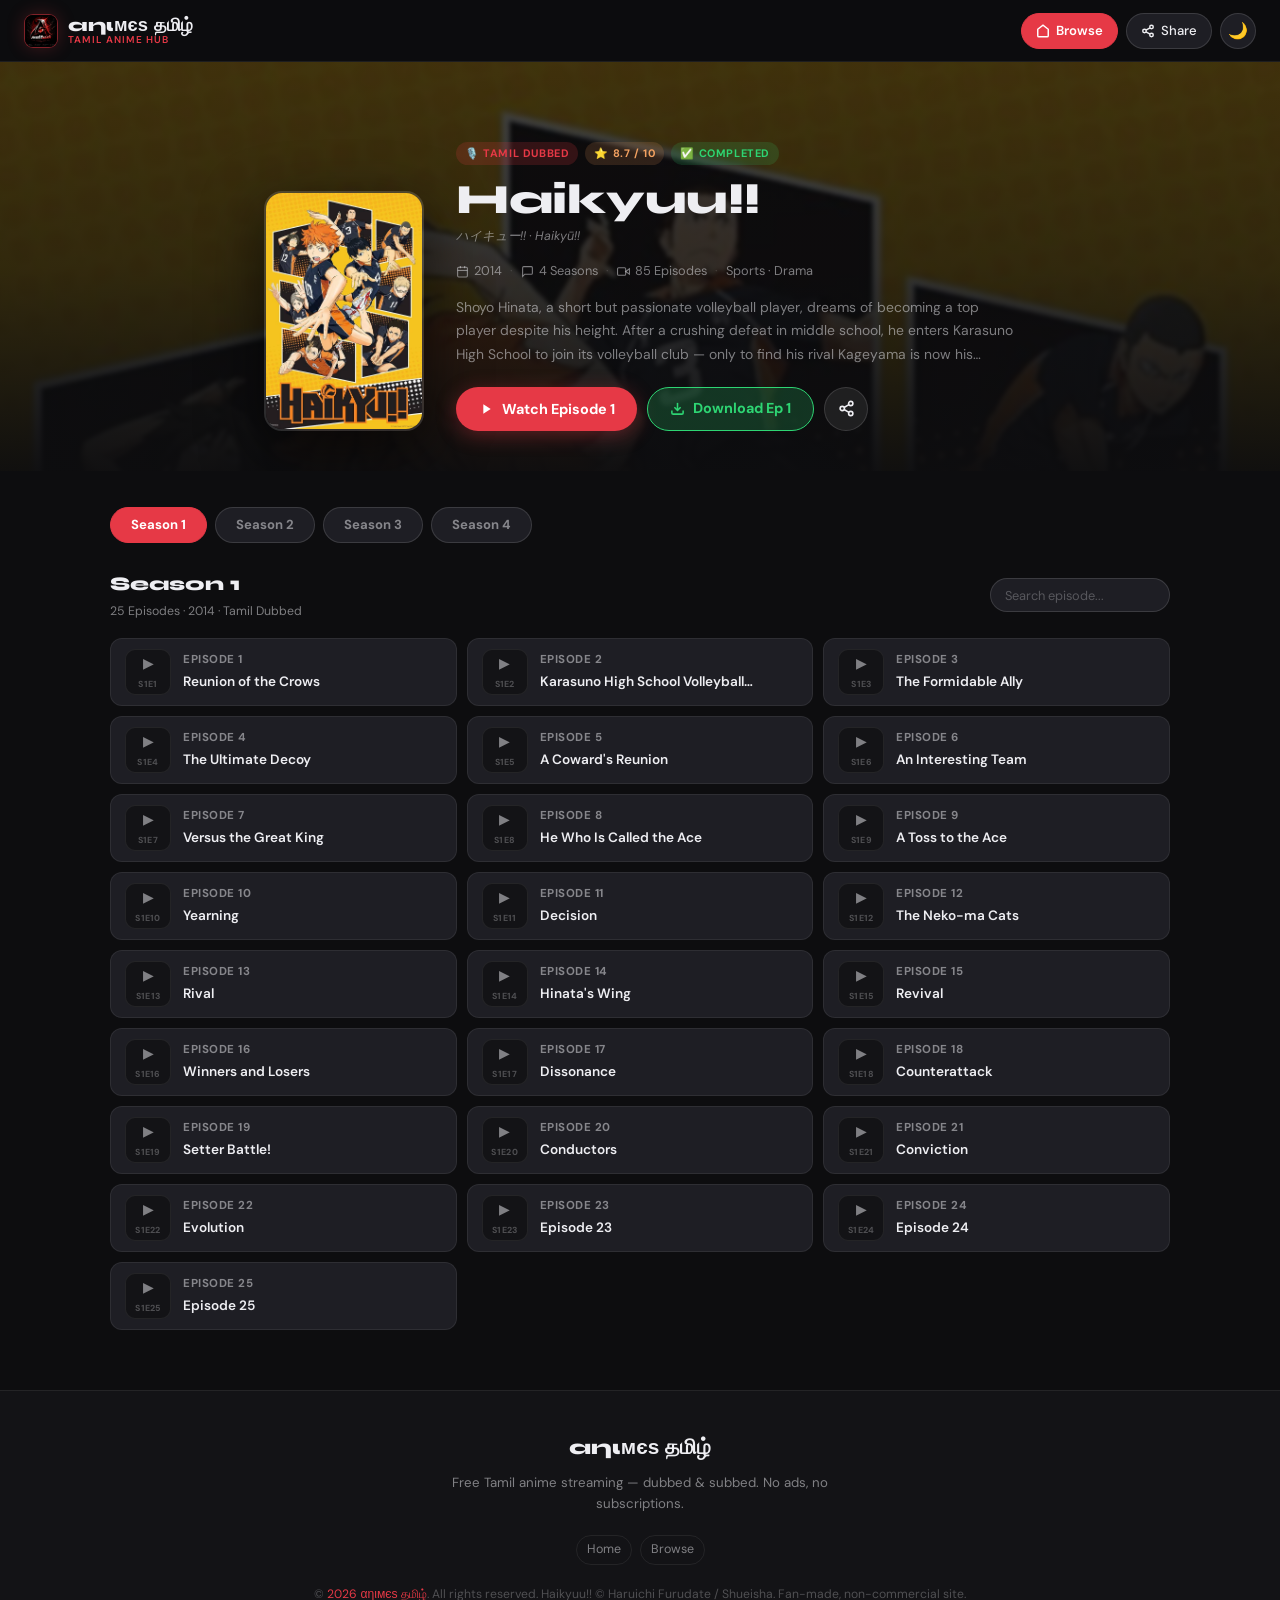
<file: HAIKYUU.html>
<!DOCTYPE html>
<html lang="en" data-theme="dark">
<head>
  <meta charset="UTF-8" />
  <meta name="viewport" content="width=device-width, initial-scale=1.0" />
  <meta name="google-site-verification" content="Bs-zn-4_h5NOEnhNXeSkznOBG7yhEcJbRddoLscS0Bg" />

  <link rel="canonical" href="https://ani-tamil.me/" />
  <meta name="robots" content="index, follow">
  <link rel="icon" type="image/png" href="ani-tamil-logo-nav.jpg">
  <!-- Google tag (gtag.js) -->
  <script async src="https://www.googletagmanager.com/gtag/js?id=G-4DX2DXGVDZ"></script>
  <script>
    window.dataLayer = window.dataLayer || [];
    function gtag() { dataLayer.push(arguments); }
    gtag('js', new Date());
    gtag('config', 'G-4DX2DXGVDZ');
  </script>
  <title>Watch Anime in Tamil | Ani Tamil</title>
  <meta name="description"
    content="Watch Tamil dubbed and Tamil subbed anime online. Stream popular anime series including Solo Leveling, Jujutsu Kaisen, Black Clover, Blue Lock and more." />
  <meta property="og:title" content="Haikyuu!! Tamil — αηιмєѕ தமிழ்" />
  <meta property="og:description" content="Watch Haikyuu!! all seasons in Tamil Dub — free on αηιмєѕ தமிழ்." />
  <meta property="og:image" content="https://ani-tamil.me/haikyuu.jpg" />
  <meta name="twitter:card" content="summary_large_image" />
  <link rel="stylesheet" href="style.css" />
  <link rel="stylesheet" href="anime-style.css" />
  <style>
    /* ── Video Player (native <video>) ── */
    .video-wrap { background: #000; position: relative; flex: 1; display: flex; flex-direction: column; }
    .video-player {
      width: 100%; height: 100%;
      background: #000;
      display: block;
      flex: 1;
      min-height: 0;
    }
    /* Controls bar extras */
    .ctrl-download {
      display: flex; align-items: center; gap: 6px;
      height: 36px; padding: 0 14px;
      border-radius: 99px;
      border: 1px solid rgba(255,255,255,0.2);
      background: rgba(255,255,255,0.08);
      color: #fff; font-size: 0.8rem; font-weight: 600;
      text-decoration: none;
      transition: all 0.22s;
    }
    .ctrl-download:hover { background: rgba(46,213,115,0.25); border-color: #2ed573; color: #2ed573; }
    /* Episode card download btn */
    .ep-card { position: relative; }
    .ep-dl-btn {
      position: absolute; right: 10px; top: 50%; transform: translateY(-50%);
      width: 30px; height: 30px; border-radius: 50%;
      background: rgba(46,213,115,0.15);
      border: 1px solid rgba(46,213,115,0.4);
      color: #2ed573;
      display: flex; align-items: center; justify-content: center;
      font-size: 0.75rem; text-decoration: none;
      opacity: 0; transition: opacity 0.2s, background 0.2s;
      z-index: 2;
      flex-shrink: 0;
    }
    .ep-card:hover .ep-dl-btn { opacity: 1; }
    .ep-dl-btn:hover { background: rgba(46,213,115,0.3); }
    /* Mobile: always show download */
    @media (max-width: 768px) { .ep-dl-btn { opacity: 1; } }
    /* No-src badge */
    .ep-no-src { opacity: 0.45; }
    .ep-badge-soon {
      font-size: 0.62rem; font-weight: 700; padding: 2px 7px;
      background: rgba(244,162,97,0.15); color: #f4a261;
      border-radius: 99px; margin-left: 6px; vertical-align: middle;
    }
    /* Video error state */
    .video-error {
      display: none; flex-direction: column; align-items: center; justify-content: center;
      gap: 14px; position: absolute; inset: 0;
      background: #000; color: rgba(255,255,255,0.7); font-size: 0.88rem; text-align: center; padding: 24px;
    }
    .video-error .err-icon { font-size: 2.8rem; }
    .video-error a {
      display: inline-flex; align-items: center; gap: 6px;
      padding: 8px 18px; border-radius: 99px;
      background: #e63946; color: #fff; font-weight: 700; font-size: 0.82rem;
      text-decoration: none; margin-top: 4px;
    }
  </style>
</head>
<body>

<!-- ── Navbar ── -->
<nav class="navbar">
  <a href="index.html" class="nav-brand">
    <img class="nav-logo" src="ani-tamil-logo-nav.jpg" alt="Ani Tamil logo" width="34" height="34" decoding="async" />
    <div class="nav-title">αηιмєѕ தமிழ்<span>Tamil Anime Hub</span></div>
  </a>
  <div class="nav-spacer"></div>
  <div class="nav-actions">
    <a href="home.html" class="nav-btn home-btn">
      <svg width="14" height="14" viewBox="0 0 24 24" fill="none" stroke="currentColor" stroke-width="2.5"><path d="M3 9l9-7 9 7v11a2 2 0 0 1-2 2H5a2 2 0 0 1-2-2z"/></svg>
      <span>Browse</span>
    </a>
    <button class="nav-btn" id="openShareNav">
      <svg width="14" height="14" viewBox="0 0 24 24" fill="none" stroke="currentColor" stroke-width="2.5"><circle cx="18" cy="5" r="3"/><circle cx="6" cy="12" r="3"/><circle cx="18" cy="19" r="3"/><line x1="8.59" y1="13.51" x2="15.42" y2="17.49"/><line x1="15.41" y1="6.51" x2="8.59" y2="10.49"/></svg>
      <span>Share</span>
    </button>
    <button class="theme-toggle" id="themeToggle" aria-label="Toggle theme">🌙</button>
  </div>
</nav>

<!-- ── Anime Hero ── -->
<div class="anime-hero">
  <div class="anime-hero-bg">
    <img src="haikyuu.jpg" alt="" aria-hidden="true" onerror="this.style.display='none'" class="anime-hero-backdrop"/>
    <div class="anime-hero-overlay"></div>
  </div>
  <div class="container anime-hero-content">
    <div class="anime-poster-wrap fade-up">
      <img src="haikyuu.jpg" alt="Haikyuu!! poster" class="anime-poster"
        onerror="this.src='https://placehold.co/240x360/1e1e24/e63946?text=Haikyuu!!'"/>
    </div>
    <div class="anime-info fade-up delay-1">
      <div class="anime-badges">
        <span class="badge badge-red">🎙️ Tamil Dubbed</span>
        <span class="badge badge-gold">⭐ 8.7 / 10</span>
        <span class="badge badge-green">✅ Completed</span>
      </div>
      <h1 class="anime-title">Haikyuu!!</h1>
      <p class="anime-native">ハイキュー!! · Haikyū!!</p>
      <div class="anime-meta-row">
        <span class="anime-meta-item">
          <svg width="13" height="13" viewBox="0 0 24 24" fill="none" stroke="currentColor" stroke-width="2"><rect x="3" y="4" width="18" height="18" rx="2"/><line x1="16" y1="2" x2="16" y2="6"/><line x1="8" y1="2" x2="8" y2="6"/><line x1="3" y1="10" x2="21" y2="10"/></svg>
          2014
        </span>
        <span class="anime-meta-dot">·</span>
        <span class="anime-meta-item">
          <svg width="13" height="13" viewBox="0 0 24 24" fill="none" stroke="currentColor" stroke-width="2"><path d="M21 15a2 2 0 0 1-2 2H7l-4 4V5a2 2 0 0 1 2-2h14a2 2 0 0 1 2 2z"></path></svg>
          4 Seasons
        </span>
        <span class="anime-meta-dot">·</span>
        <span class="anime-meta-item">
          <svg width="13" height="13" viewBox="0 0 24 24" fill="none" stroke="currentColor" stroke-width="2"><polygon points="23 7 16 12 23 17 23 7"/><rect x="1" y="5" width="15" height="14" rx="2"/></svg>
          85 Episodes
        </span>
        <span class="anime-meta-dot">·</span>
        <span class="anime-meta-item">Sports · Drama</span>
      </div>
      <p class="anime-desc">
        Shoyo Hinata, a short but passionate volleyball player, dreams of becoming a top player despite his height.
        After a crushing defeat in middle school, he enters Karasuno High School to join its volleyball club —
        only to find his rival Kageyama is now his teammate. Together they forge an unstoppable duo and take on
        the best teams in Japan on the path to nationals.
      </p>
      <div class="anime-action-row">
        <button class="btn-watch" id="watchFirstBtn">
          <svg width="16" height="16" viewBox="0 0 24 24" fill="currentColor"><path d="M8 5v14l11-7z"/></svg>
          Watch Episode 1
        </button>
        <a class="btn-watch" id="downloadFirstBtn" style="background:rgba(46,213,115,0.2);color:#2ed573;border:1.5px solid #2ed573;box-shadow:none;" href="#" download>
          <svg width="15" height="15" viewBox="0 0 24 24" fill="none" stroke="currentColor" stroke-width="2.5"><path d="M21 15v4a2 2 0 0 1-2 2H5a2 2 0 0 1-2-2v-4"/><polyline points="7 10 12 15 17 10"/><line x1="12" y1="15" x2="12" y2="3"/></svg>
          Download Ep 1
        </a>
        <button class="btn-icon" id="openShareHero" title="Share">
          <svg width="17" height="17" viewBox="0 0 24 24" fill="none" stroke="currentColor" stroke-width="2.3"><circle cx="18" cy="5" r="3"/><circle cx="6" cy="12" r="3"/><circle cx="18" cy="19" r="3"/><line x1="8.59" y1="13.51" x2="15.42" y2="17.49"/><line x1="15.41" y1="6.51" x2="8.59" y2="10.49"/></svg>
        </button>
      </div>
    </div>
  </div>
</div>

<!-- ── Episode Sections ── -->
<main class="anime-main">
  <div class="container">
    <div class="season-switcher" id="seasonSwitcher">
      <button class="season-tab-btn active" data-season="1">Season 1</button>
      <button class="season-tab-btn" data-season="2">Season 2</button>
      <button class="season-tab-btn" data-season="3">Season 3</button>
      <button class="season-tab-btn" data-season="4">Season 4</button>
    </div>

    <!-- Season 1 -->
    <div class="season-panel active" id="season-panel-1">
      <div class="season-panel-header">
        <div>
          <h2 class="season-panel-title">Season 1</h2>
          <p class="season-panel-meta">25 Episodes · 2014 · Tamil Dubbed</p>
        </div>
        <div class="ep-search-wrap">
          <input type="text" class="ep-search" placeholder="Search episode..." id="epSearch1" />
        </div>
      </div>
      <div class="ep-grid" id="epGrid1"></div>
    </div>

    <!-- Season 2 -->
    <div class="season-panel" id="season-panel-2">
      <div class="season-panel-header">
        <div>
          <h2 class="season-panel-title">Season 2</h2>
          <p class="season-panel-meta">25 Episodes · 2015 · Tamil Dubbed</p>
        </div>
        <div class="ep-search-wrap">
          <input type="text" class="ep-search" placeholder="Search episode..." id="epSearch2" />
        </div>
      </div>
      <div class="ep-grid" id="epGrid2"></div>
    </div>

    <!-- Season 3 -->
    <div class="season-panel" id="season-panel-3">
      <div class="season-panel-header">
        <div>
          <h2 class="season-panel-title">Season 3</h2>
          <p class="season-panel-meta">10 Episodes · 2016 · Tamil Dubbed</p>
        </div>
        <div class="ep-search-wrap">
          <input type="text" class="ep-search" placeholder="Search episode..." id="epSearch3" />
        </div>
      </div>
      <div class="ep-grid" id="epGrid3"></div>
    </div>

    <!-- Season 4 -->
    <div class="season-panel" id="season-panel-4">
      <div class="season-panel-header">
        <div>
          <h2 class="season-panel-title">Season 4</h2>
          <p class="season-panel-meta">25 Episodes · 2020 · Tamil Dubbed</p>
        </div>
        <div class="ep-search-wrap">
          <input type="text" class="ep-search" placeholder="Search episode..." id="epSearch4" />
        </div>
      </div>
      <div class="ep-grid" id="epGrid4"></div>
    </div>

  </div>
</main>

<!-- ── Footer ── -->
<footer>
  <div class="footer-brand">αηιмєѕ தமிழ்</div>
  <p class="footer-desc">Free Tamil anime streaming — dubbed & subbed. No ads, no subscriptions.</p>
  <div class="footer-links">
    <a href="index.html" class="footer-link">Home</a>
    <a href="home.html" class="footer-link">Browse</a>
  </div>
  <div class="footer-copy">
    © <span id="footerYear"></span> <span>αηιмєѕ தமிழ்</span>. All rights reserved.
    Haikyuu!! © Haruichi Furudate / Shueisha. Fan-made, non-commercial site.
  </div>
</footer>

<!-- ── Video Modal ── -->
<div class="video-modal" id="videoModal">
  <div class="video-topbar">
    <button class="video-close" id="videoClose" aria-label="Close">
      <svg width="16" height="16" viewBox="0 0 24 24" fill="none" stroke="currentColor" stroke-width="2.5"><line x1="18" y1="6" x2="6" y2="18"/><line x1="6" y1="6" x2="18" y2="18"/></svg>
    </button>
    <div class="video-ep-info">
      <p class="video-anime-name">Haikyuu!! · Tamil Dub</p>
      <p class="video-ep-name" id="videoEpName">Episode 1</p>
    </div>
    <div class="video-ep-counter" id="videoEpCounter">1 / 85</div>
  </div>

  <div class="video-wrap" id="videoWrap">
    <!-- Loading spinner -->
    <div class="video-loading" id="videoLoading">
      <div class="spinner"></div>
      <span>Loading episode...</span>
    </div>
    <!-- Error state -->
    <div class="video-error" id="videoError">
      <div class="err-icon">⚠️</div>
      <p>Could not load this episode.<br/>Make sure the Google Drive file is set to <strong>Anyone with the link</strong>.</p>
      <a id="errOpenDrive" href="#" target="_blank" rel="noopener">Open in Google Drive</a>
    </div>
    <!-- Native video player -->
    <video id="videoPlayer" class="video-player" controls controlsList="nodownload" playsinline preload="none">
      Your browser does not support the video tag.
    </video>
    <!-- Google Drive preview player -->
    <iframe id="videoIframe" class="video-player" style="display:none; border:0;" allow="autoplay; encrypted-media; fullscreen; picture-in-picture" allowfullscreen referrerpolicy="no-referrer-when-downgrade"></iframe>
  </div>

  <div class="video-controls">
    <button class="video-nav-btn" id="btnPrev" disabled>
      <svg width="14" height="14" viewBox="0 0 24 24" fill="currentColor"><path d="M6 6h2v12H6zm3.5 6l8.5 6V6z"/></svg>
      Prev
    </button>
    <div style="display:flex;gap:8px;align-items:center;">
      <a class="ctrl-download" id="btnDownload" href="#" download title="Download this episode">
        <svg width="14" height="14" viewBox="0 0 24 24" fill="none" stroke="currentColor" stroke-width="2.5"><path d="M21 15v4a2 2 0 0 1-2 2H5a2 2 0 0 1-2-2v-4"/><polyline points="7 10 12 15 17 10"/><line x1="12" y1="15" x2="12" y2="3"/></svg>
        Download
      </a>
    </div>
    <button class="video-nav-btn" id="btnNext">
      Next
      <svg width="14" height="14" viewBox="0 0 24 24" fill="currentColor"><path d="M6 18l8.5-6L6 6v12zm2.5-6l5.5 4V8l-5.5 4zm7.5-6v12h2V6h-2z"/></svg>
    </button>
  </div>
</div>

<!-- ── Share Modal ── -->
<div class="modal-overlay" id="shareModal" role="dialog">
  <div class="share-sheet">
    <div class="share-handle"></div>
    <p class="share-title">Share Haikyuu!!</p>
    <div class="share-grid">
      <button class="share-btn" onclick="shareWhatsApp()"><span class="share-icon">💬</span>WhatsApp</button>
      <button class="share-btn" onclick="shareTelegram()"><span class="share-icon">✈️</span>Telegram</button>
      <button class="share-btn" onclick="shareTwitter()"><span class="share-icon">🐦</span>Twitter</button>
      <button class="share-btn" onclick="shareFacebook()"><span class="share-icon">👍</span>Facebook</button>
      <button class="share-btn" onclick="shareReddit()"><span class="share-icon">🤖</span>Reddit</button>
      <button class="share-btn" onclick="shareEmail()"><span class="share-icon">📧</span>Email</button>
      <button class="share-btn" onclick="shareNative()"><span class="share-icon">📤</span>More</button>
      <button class="share-btn" onclick="copyLink()"><span class="share-icon">🔗</span>Copy</button>
    </div>
    <div class="share-copy-row">
      <span class="share-copy-url">https://ani-tamil.me/HAIKYUU.html</span>
      <button class="share-copy-btn" onclick="copyLink()">Copy Link</button>
    </div>
  </div>
</div>

<!-- ── Toast ── -->
<div class="toast" id="toast"></div>

<script>
/* ================================================================
   HAIKYUU!! — Episode Data
   Each episode has:
     label : display label
     title : episode title
     id    : Google Drive FILE ID (just the ID, not full URL)
   URLs are generated automatically:
     Stream  → https://drive.google.com/file/d/ID/preview
     Download→ https://drive.google.com/uc?export=download&id=ID
   Episodes without an id show as "Coming Soon"
   ================================================================ */
const SEASONS = {
  1: [
    { label: 'Episode 1',  title: "Reunion of the Crows",                  id: '14x03SyTO67QUKjpjFS2pR1n2X7lVdZGv' },
    { label: 'Episode 2',  title: "Karasuno High School Volleyball Club",  id: '1FvegS5MwZXsP91B36p8p28Ie2BCBrMmr' },
    { label: 'Episode 3',  title: "The Formidable Ally",                   id: '10g6aNcoxgBFV7Lof6YeZLNKFF3Zec7N_' },
    { label: 'Episode 4',  title: "The Ultimate Decoy",                    id: '1nr23TAJVKKl_1Ys1dkefRC4N_PAXpgI6' },
    { label: 'Episode 5',  title: "A Coward's Reunion",                    id: '1cZE7AefTiUwq-vjv4nO00LlL3BlUYgY3' },
    { label: 'Episode 6',  title: "An Interesting Team",                   id: '1OKmz2DTRern7k5rtkg8XU9r8KQUHuNPr' },
    { label: 'Episode 7',  title: "Versus the Great King",                 id: '1VYbIe9qkKq2ZXQdMTgqCoJIxi-gmM-DE' },
    { label: 'Episode 8',  title: "He Who Is Called the Ace",              id: '1OHRDLONojv-4DOxvmwAyli0pQT2AJ0CD' },
    { label: 'Episode 9',  title: "A Toss to the Ace",                     id: '1f8F3rheURhWStBqMAS4ZFo6zja8nLa5l' },
    { label: 'Episode 10', title: "Yearning",                              id: '1Vp-lqs8nSIDxUVAdXmOVdr19qQi_rskN' },
    { label: 'Episode 11', title: "Decision",                              id: '189YWpkttPRUZIU_qLJKjJGPeaQO_I249' },
    { label: 'Episode 12', title: "The Neko-ma Cats",                      id: '1IlYMOEfUGqr2rP8BuiBb1FwWzgIbqCYg' },
    { label: 'Episode 13', title: "Rival",                                 id: '1y1l5naknuQYbhPmAkfriIMZL9dB9kuDP' },
    { label: 'Episode 14', title: "Hinata's Wing",                         id: '1cKnvj_dW2OWu0by1hz4rDFkGbGxsPvBH' },
    { label: 'Episode 15', title: "Revival",                               id: '1Nhlqw22QpqS2rOG44TGUMyzilQJu7Ex1' },
    { label: 'Episode 16', title: "Winners and Losers",                    id: '1WeYeqkrL-dU3-0DklaYJOiPuKyDBRgnt' },
    { label: 'Episode 17', title: "Dissonance",                            id: '1N1XaKy5wmI0h6BXSecwu_ZAVdDcYo-UO' },
    { label: 'Episode 18', title: "Counterattack",                         id: '1xX_dwn_23NbxpE0o--PEonXPGcU22ZBb' },
    { label: 'Episode 19', title: "Setter Battle!",                        id: '1opre7vRmsDnUn8TKRByUeNee1-Ffpy6n' },
    { label: 'Episode 20', title: "Conductors",                            id: '1EG2nz450w3kDYdM0DXYmy1sM5WqgjKYi' },
    { label: 'Episode 21', title: "Conviction",                            id: '1iycOTB7DDHjgEW1F7UV2ZwVFRpOjNATQ' },
    { label: 'Episode 22', title: "Evolution",                             id: '1Cwo6cjvV4eHfLHHrTSKxR_iXlSo_fxzv' },
    { label: 'Episode 23', title: "Episode 23",                            id: '1mNQwfd0qsvERbodojfNSifk2A8jCWNH0' },
    { label: 'Episode 24', title: "Episode 24",                            id: '1Ibv_9GWKnPvkRWvJuce1-YkS_IL8BVeM' },
    { label: 'Episode 25', title: "Episode 25",                            id: '1Gxwrs-1FkwrMtQk7qnETx_nEmJzP37UB' },
  ],
  2: [
    { label: 'Episode 1',  title: "Let's Go to Tokyo!!",                   id: '10kGoPIwp610GgmvIfjfQRp_kU7UVgz0v' },
    { label: 'Episode 2',  title: "Senpai's True Nature",                  id: '1H9rstzbp7JUL-z6wiujLlSZsGfaZ2yF1' },
    { label: 'Episode 3',  title: "Synchronized",                          id: '1kz5TqBcsRzvzj7lvLp_DAlR3mfyk27vc' },
    { label: 'Episode 4',  title: "The Freak Quick Strike",                id: '1r3n8TNhSXhUA00h4ixyGiaRcwkuSTzoh' },
    { label: 'Episode 5',  title: "Episode 5",                             id: '1QKefzPxfNk74o9fB05JqYHhoyVBocOZY' },
    { label: 'Episode 6',  title: "Episode 6",                             id: '1RalokZUYPwHyABWL5mgqsmMipzwvWsq8' },
    { label: 'Episode 7',  title: "Episode 7",                             id: '1diYkEqJDyJZmPLiMX5UKil2mIyMUnQ54' },
    { label: 'Episode 8',  title: "Episode 8",                             id: '1dA0JzwUR43-gh3KnBPOHGP1lO7soeYCK' },
    { label: 'Episode 9',  title: "Episode 9",                             id: '12gbxnLtV3mvLyc08VMZg6M8RlmXRcZjf' },
    { label: 'Episode 10', title: "Episode 10",                            id: '1_tGK8RBisuVWwKZi6EdkkVpqNXY4-I68' },
    { label: 'Episode 11', title: "Episode 11",                            id: '1s-fgwKKYfKVEMbS6omeIFLCPSdenDxXj' },
    { label: 'Episode 12', title: "Episode 12",                            id: '1RBmAk780FP0h5og1VGdrvEOKrLuxebpm' },
    { label: 'Episode 13', title: "Episode 13",                            id: '1ZLEgXSeyYJxj_LN_JeVH6Emye6WyNWso' },
    { label: 'Episode 14', title: "Episode 14",                            id: '1r8MSQQ2LzCsOMXawdKvRA8nXH4TOxVV9' },
    { label: 'Episode 15', title: "Episode 15",                            id: '1Aszri_17xIoCrtG-A6qwclONdUWsaRo5' },
    { label: 'Episode 16', title: "Episode 16",                            id: '1kbo52XL4XZ3li3ieSQwJsC2AWclGeccS' },
    { label: 'Episode 17', title: "Episode 17",                            id: '1XCkTFcxfEiaZ2jLgQrh15B8ohFUvVR6w' },
    { label: 'Episode 18', title: "Episode 18",                            id: '1pn8T3rEETh4Q61ucKWiIJiEkNOpz11Z8' },
    { label: 'Episode 19', title: "Episode 19",                            id: '1V5MxKrn3k670Aj-HM6LWMdYUowaiZzHI' },
    { label: 'Episode 20', title: "Episode 20",                            id: '1tR7XhcVlp0EViPgbeLWhcYwaDwgwrLdN' },
    { label: 'Episode 21', title: "Episode 21",                            id: '1zxAMMN1XPWGaprEQOB4oGWuLcYqnzDfg' },
    { label: 'Episode 22', title: "Episode 22",                            id: '1pI6AonQsdTqSbhlMsm3v8Y35cXDO52Uc' },
    { label: 'Episode 23', title: "Episode 23",                            id: '1CXuBjmDZP2hFPMkAqUxswMcLsmdssYSq' },
    { label: 'Episode 24', title: "Episode 24",                            id: '1rrYiIxftH19a38iA4K4qN82MEnRuahB4' },
    { label: 'Episode 25', title: "Episode 25",                            id: '1ojf3U2vNPpfGNe9U3RsUDZqs-Lqp4UMb' },
  ],
  3: [
    { label: 'Episode 1',  title: "Greetings",                             id: '1sYCgxTcRjw_3Pf8Dl-eV18JX8lxzu7bA' },
    { label: 'Episode 2',  title: "Episode 2",                             id: '1sseLfxaYX6GyQd2h8yGgrGS3PbFDWZg6' },
    { label: 'Episode 3',  title: "Episode 3",                             id: '1I3Xvk_ALaVEDMdwe97XTunZDLl4wuYVB' },
    { label: 'Episode 4',  title: "Episode 4",                             id: '1eWMst9wo6QahxzJopM1p0XojLvufEp1f' },
    { label: 'Episode 5',  title: "Episode 5",                             id: '1kyfFT1pUqflsCmPdUXRlVpbAvEGlNIOp' },
    { label: 'Episode 6',  title: "Episode 6",                             id: '15PRb8FqJglJiElhlMPdha8mMYvd0JWCG' },
    { label: 'Episode 7',  title: "Episode 7",                             id: '14dpKUfRU2H2ukH4gNT2QDmmxlyYTE3q9' },
    { label: 'Episode 8',  title: "Episode 8",                             id: '11huK7u934o8VgLPyjczMMHoctN-OdAyl' },
    { label: 'Episode 9',  title: "Episode 9",                             id: '1za1RhagJdHGyeMN-1D9bj4eFLxDdSFV6' },
    { label: 'Episode 10', title: "Episode 10",                            id: '19RUgeuAIGM2EHxZ0v2OlX0D12kBKpdp4' },
  ],
  4: [
    { label: 'Episode 1',  title: "The New Me",                            id: '1w-NOuW6C-5fOsyWG_MKxntJ2ZWzURj3P' },
    { label: 'Episode 2',  title: "Episode 2",                             id: '1AjHxLcjlWj-19PUT1lw4-f39A0s_AMjN' },
    { label: 'Episode 3',  title: "Episode 3",                             id: '1jcE5yyBMWyHSrzDtj3glCf9QMX4CUquE' },
    { label: 'Episode 4',  title: "Episode 4",                             id: '1a45f00dJKSgg-Fhomav_xj5YiZP1lGN2' },
    { label: 'Episode 5',  title: "Episode 5",                             id: '1Ewgg9mlNgnNgBkT467IpnFW6-SZkpuFM' },
    { label: 'Episode 6',  title: "Episode 6",                             id: '1j2D0Xqx_8IE8Qq64bVfjnAilIcLsD1jZ' },
    { label: 'Episode 7',  title: "Episode 7",                             id: '1pGPgbgc0-RI8VJXrnoMLzA3fUr9ufRQ1' },
    { label: 'Episode 8',  title: "Episode 8",                             id: '1mA57xV2V_MGtXkNWn4gaMzcEYLs0UPEM' },
    { label: 'Episode 9',  title: "Episode 9",                             id: '1KQ7CiumEgduYHjGssCJ42fRLRDDmJPmg' },
    { label: 'Episode 10', title: "Episode 10",                            id: '1Bv0284c7rCpTx4Ki8li3s8A-hYtJ-YgY' },
    { label: 'Episode 11', title: "Episode 11",                            id: '1-8O5Hj8llVVJFqVTLBh5aNOBE-wdgV5C' },
    { label: 'Episode 12', title: "Episode 12",                            id: '1bo9D-Yu_Ba4DOpkgigBJCBB9_Ku_F0Yq' },
    { label: 'Episode 13', title: "Episode 13",                            id: '1wKAQ3JL9rygt-h-llJJRJvM_YnDw4ozJ' },
    { label: 'Episode 14', title: "Episode 14",                            id: '' },
    { label: 'Episode 15', title: "Episode 15",                            id: '' },
    { label: 'Episode 16', title: "Episode 16",                            id: '' },
    { label: 'Episode 17', title: "Episode 17",                            id: '' },
    { label: 'Episode 18', title: "Episode 18",                            id: '' },
    { label: 'Episode 19', title: "Episode 19",                            id: '' },
    { label: 'Episode 20', title: "Episode 20",                            id: '' },
    { label: 'Episode 21', title: "Episode 21",                            id: '' },
    { label: 'Episode 22', title: "Episode 22",                            id: '' },
    { label: 'Episode 23', title: "Episode 23",                            id: '' },
    { label: 'Episode 24', title: "Episode 24",                            id: '' },
    { label: 'Episode 25', title: "Episode 25",                            id: '' },
  ],
};

/* ── URL helpers ── */
function streamUrl(id)   { return `https://drive.google.com/file/d/${id}/preview`; }
function downloadUrl(id) { return `https://drive.google.com/uc?export=download&id=${id}`; }
function driveUrl(id)    { return `https://drive.google.com/file/d/${id}/view`; }

/* ── Build flat playlist ── */
let playlist = [];
Object.entries(SEASONS).forEach(([s, eps]) => {
  eps.forEach((ep, i) => {
    playlist.push({ ...ep, season: +s, epNum: i + 1, globalIndex: playlist.length });
  });
});

const playable = playlist.filter(e => e.id);

let currentIndex = 0;

/* ── Render episode cards ── */
function renderEpisodes(season, filter = '') {
  const grid = document.getElementById(`epGrid${season}`);
  const eps  = SEASONS[season];
  const q    = filter.toLowerCase();
  grid.innerHTML = '';

  eps.forEach((ep, i) => {
    if (q && !ep.label.toLowerCase().includes(q) && !ep.title.toLowerCase().includes(q)) return;

    const globalIdx = playlist.findIndex(p => p.season === season && p.epNum === i + 1);
    const hasVideo  = !!ep.id;

    const card = document.createElement('div');
    card.className = 'ep-card' + (hasVideo ? '' : ' ep-no-src');
    card.dataset.index = globalIdx;

    card.innerHTML = `
      <div class="ep-thumb">
        <div class="ep-play-icon">${hasVideo ? '▶' : '🕐'}</div>
        <span class="ep-num">S${season}E${i+1}</span>
      </div>
      <div class="ep-info" style="padding-right:${hasVideo ? '44px' : '8px'}">
        <p class="ep-label">${ep.label}${!hasVideo ? '<span class="ep-badge-soon">Soon</span>' : ''}</p>
        <p class="ep-title">${ep.title}</p>
      </div>
      ${hasVideo ? `<a class="ep-dl-btn" href="${downloadUrl(ep.id)}" data-drive-id="${ep.id}" download
        title="Download ${ep.label}" onclick="event.stopPropagation()">
        <svg width="13" height="13" viewBox="0 0 24 24" fill="none" stroke="currentColor" stroke-width="2.5">
          <path d="M21 15v4a2 2 0 0 1-2 2H5a2 2 0 0 1-2-2v-4"/>
          <polyline points="7 10 12 15 17 10"/><line x1="12" y1="15" x2="12" y2="3"/>
        </svg></a>` : ''}`;

    if (hasVideo) {
      card.style.cursor = 'pointer';
      card.addEventListener('click', () => openPlayer(globalIdx));
    }

    grid.appendChild(card);
  });
}

renderEpisodes(1);
renderEpisodes(2);
renderEpisodes(3);
renderEpisodes(4);

/* ── Set download link on hero button ── */
const firstEp = SEASONS[1][0];
if (firstEp.id) {
  document.getElementById('downloadFirstBtn').href = downloadUrl(firstEp.id);
  document.getElementById('downloadFirstBtn').dataset.driveId = firstEp.id;
}

/* ── Season tabs ── */
let activeSeason = 1;
document.getElementById('seasonSwitcher').addEventListener('click', e => {
  const btn = e.target.closest('.season-tab-btn');
  if (!btn) return;
  const s = +btn.dataset.season;
  if (s === activeSeason) return;
  activeSeason = s;
  document.querySelectorAll('.season-tab-btn').forEach(b => b.classList.toggle('active', +b.dataset.season === s));
  document.querySelectorAll('.season-panel').forEach(p => p.classList.toggle('active', p.id === `season-panel-${s}`));
});

/* ── Episode search ── */
document.getElementById('epSearch1').addEventListener('input', e => renderEpisodes(1, e.target.value));
document.getElementById('epSearch2').addEventListener('input', e => renderEpisodes(2, e.target.value));
document.getElementById('epSearch3').addEventListener('input', e => renderEpisodes(3, e.target.value));
document.getElementById('epSearch4').addEventListener('input', e => renderEpisodes(4, e.target.value));

/* ── Video Player ── */
const videoModal   = document.getElementById('videoModal');
const videoPlayer  = document.getElementById('videoPlayer');
const videoIframe  = document.getElementById('videoIframe');
const videoWrap    = document.getElementById('videoWrap');
const videoLoading = document.getElementById('videoLoading');
const videoError   = document.getElementById('videoError');
const videoEpName  = document.getElementById('videoEpName');
const videoEpCtr   = document.getElementById('videoEpCounter');
const btnPrev      = document.getElementById('btnPrev');
const btnNext      = document.getElementById('btnNext');
const btnDownload  = document.getElementById('btnDownload');
const errOpenDrive = document.getElementById('errOpenDrive');

function openPlayer(globalIdx) {
  const ep = playlist[globalIdx];
  if (!ep || !ep.id) return;
  currentIndex = globalIdx;
  videoModal.classList.add('open');
  document.body.style.overflow = 'hidden';
  loadEpisode(ep);
  updateControls();
}

function loadEpisodeLegacy(ep) {
  videoLoading.style.display = 'flex';
  videoError.style.display   = 'none';
  videoPlayer.style.display  = 'none';
  videoIframe.style.display  = 'none';
  try { videoPlayer.pause(); } catch(e){}
  try { videoPlayer.removeAttribute('src'); videoPlayer.load(); } catch(e){}

  videoEpName.textContent = `S${ep.season} · ${ep.label} — ${ep.title}`;
  videoEpCtr.textContent  = `${ep.globalIndex + 1} / ${playlist.length}`;

  btnDownload.href         = downloadUrl(ep.id);
  btnDownload.dataset.driveId = ep.id;
  btnDownload.setAttribute('download', `Haikyuu-S${ep.season}-${ep.label}.mp4`);
  errOpenDrive.href        = driveUrl(ep.id);

  const src = downloadUrl(ep.id);
  videoPlayer.src = src;
  videoPlayer.style.display = 'block';

  videoPlayer.oncanplay = () => {
    videoLoading.style.display = 'none';
    videoError.style.display   = 'none';
  };

  videoPlayer.onerror = () => {
    videoLoading.style.display = 'none';
    videoPlayer.style.display  = 'none';
    const iframeSrc = streamUrl(ep.id);
    videoIframe.src = iframeSrc;
    videoIframe.style.display = 'block';
    let iframeTimeout = setTimeout(() => {
      if (videoIframe.style.display === 'block') {
        videoIframe.style.display = 'none';
        videoError.style.display = 'flex';
      }
    }, 5000);
    videoIframe.onload = () => { clearTimeout(iframeTimeout); videoError.style.display = 'none'; };
  };

  let fallback = setTimeout(() => {
    if (videoLoading.style.display !== 'none') {
      videoLoading.style.display = 'none';
      videoPlayer.style.display  = 'block';
    }
  }, 5000);

  videoPlayer.addEventListener('canplay', () => clearTimeout(fallback), { once: true });

  document.querySelectorAll('.ep-card').forEach(c => {
    c.classList.toggle('playing', +c.dataset.index === currentIndex);
  });
}

function loadEpisode(ep) {
  videoLoading.style.display = 'flex';
  videoError.style.display   = 'none';
  videoPlayer.style.display  = 'none';
  videoIframe.style.display  = 'none';
  try { videoPlayer.pause(); } catch(e){}
  try { videoPlayer.removeAttribute('src'); videoPlayer.load(); } catch(e){}
  try { videoIframe.removeAttribute('src'); } catch(e){}

  videoEpName.textContent = `S${ep.season} - ${ep.label} - ${ep.title}`;
  videoEpCtr.textContent  = `${ep.globalIndex + 1} / ${playlist.length}`;

  btnDownload.href         = downloadUrl(ep.id);
  btnDownload.dataset.driveId = ep.id;
  btnDownload.setAttribute('download', `Haikyuu-S${ep.season}-${ep.label}.mp4`);
  errOpenDrive.href        = driveUrl(ep.id);

  const iframeSrc = streamUrl(ep.id);
  let iframeLoaded = false;
  const iframeTimeout = setTimeout(() => {
    if (!iframeLoaded) {
      videoIframe.style.display = 'none';
      videoError.style.display = 'flex';
    }
  }, 12000);

  videoIframe.onload = () => {
    iframeLoaded = true;
    clearTimeout(iframeTimeout);
    videoLoading.style.display = 'none';
    videoError.style.display   = 'none';
  };

  videoIframe.src = iframeSrc;
  videoIframe.style.display = 'block';

  document.querySelectorAll('.ep-card').forEach(c => {
    c.classList.toggle('playing', +c.dataset.index === currentIndex);
  });
}

function updateControls() {
  const prevPlayable = playlist.slice(0, currentIndex).reverse().find(e => e.id);
  const nextPlayable = playlist.slice(currentIndex + 1).find(e => e.id);
  btnPrev.disabled = !prevPlayable;
  btnNext.disabled = !nextPlayable;
}

document.getElementById('videoClose').addEventListener('click', () => {
  videoModal.classList.remove('open');
  document.body.style.overflow = '';
  try { videoPlayer.pause(); } catch(e){}
  try { videoPlayer.removeAttribute('src'); videoPlayer.load(); } catch(e){}
  try { videoIframe.removeAttribute('src'); videoIframe.style.display = 'none'; } catch(e){}
});

btnPrev.addEventListener('click', () => {
  const prev = playlist.slice(0, currentIndex).reverse().find(e => e.id);
  if (prev) { currentIndex = prev.globalIndex; loadEpisode(prev); updateControls(); }
});

btnNext.addEventListener('click', () => {
  const next = playlist.slice(currentIndex + 1).find(e => e.id);
  if (next) { currentIndex = next.globalIndex; loadEpisode(next); updateControls(); }
});

// Keyboard shortcuts
document.addEventListener('keydown', e => {
  if (!videoModal.classList.contains('open')) return;
  if (e.key === 'Escape')      document.getElementById('videoClose').click();
  if (e.key === 'ArrowRight')  btnNext.click();
  if (e.key === 'ArrowLeft')   btnPrev.click();
  if (e.key === ' ')           { e.preventDefault(); if (videoPlayer.style.display !== 'none') { videoPlayer.paused ? videoPlayer.play() : videoPlayer.pause(); } }
});

// Swipe navigation
let touchStartX = 0;
videoModal.addEventListener('touchstart', e => { touchStartX = e.touches[0].clientX; }, {passive:true});
videoModal.addEventListener('touchend', e => {
  const dx = e.changedTouches[0].clientX - touchStartX;
  if (Math.abs(dx) < 70) return;
  if (dx < 0) btnNext.click(); else btnPrev.click();
}, {passive:true});

// Watch Ep 1 button
document.getElementById('watchFirstBtn').addEventListener('click', () => {
  const first = playlist.find(e => e.id);
  if (first) openPlayer(first.globalIndex);
});

/* ── Theme ── */
const root = document.documentElement;
const themeBtn = document.getElementById('themeToggle');
const saved = localStorage.getItem('theme') || 'dark';
root.setAttribute('data-theme', saved);
themeBtn.textContent = saved === 'dark' ? '🌙' : '☀️';
themeBtn.addEventListener('click', () => {
  const next = root.getAttribute('data-theme') === 'dark' ? 'light' : 'dark';
  root.setAttribute('data-theme', next);
  themeBtn.textContent = next === 'dark' ? '🌙' : '☀️';
  localStorage.setItem('theme', next);
});

document.getElementById('footerYear').textContent = new Date().getFullYear();

/* ── Share ── */
const SITE_URL  = 'https://ani-tamil.me/HAIKYUU.html';
const SITE_TEXT = '🎌 Watch Haikyuu!! in Tamil — Free on αηιмєѕ தமிழ்!';
const shareModal = document.getElementById('shareModal');

function openShareModal() { shareModal.classList.add('open'); document.body.style.overflow = 'hidden'; }
function closeShareModal() { shareModal.classList.remove('open'); document.body.style.overflow = ''; }

['openShareNav','openShareHero'].forEach(id => {
  const el = document.getElementById(id);
  if (el) el.addEventListener('click', openShareModal);
});
shareModal.addEventListener('click', e => { if (e.target === shareModal) closeShareModal(); });

function shareWhatsApp()  { window.open(`https://wa.me/?text=${encodeURIComponent(SITE_TEXT+' '+SITE_URL)}`,'_blank'); }
function shareTelegram()  { window.open(`https://t.me/share/url?url=${encodeURIComponent(SITE_URL)}&text=${encodeURIComponent(SITE_TEXT)}`,'_blank'); }
function shareTwitter()   { window.open(`https://twitter.com/intent/tweet?text=${encodeURIComponent(SITE_TEXT)}&url=${encodeURIComponent(SITE_URL)}`,'_blank'); }
function shareFacebook()  { window.open(`https://www.facebook.com/sharer/sharer.php?u=${encodeURIComponent(SITE_URL)}`,'_blank'); }
function shareReddit()    { window.open(`https://reddit.com/submit?url=${encodeURIComponent(SITE_URL)}&title=${encodeURIComponent(SITE_TEXT)}`,'_blank'); }
function shareEmail()     { window.open(`mailto:?subject=${encodeURIComponent('Haikyuu!! Tamil')}&body=${encodeURIComponent(SITE_TEXT+'\n\n'+SITE_URL)}`); }
function shareNative()    { if(navigator.share) navigator.share({title:'Haikyuu!! Tamil',text:SITE_TEXT,url:SITE_URL}); else copyLink(); }
function copyLink()       { navigator.clipboard.writeText(SITE_URL).then(()=>showToast('Link copied! 🔗')); }

const toastEl = document.getElementById('toast');
let toastTimer;
function showToast(msg) {
  toastEl.textContent = msg;
  toastEl.classList.add('show');
  clearTimeout(toastTimer);
  toastTimer = setTimeout(() => toastEl.classList.remove('show'), 2400);
}

// ── Download handler ──
async function downloadDriveById(id, filename) {
  const url = downloadUrl(id);
  showToast('Preparing download...');
  try {
    const resp = await fetch(url);
    if (!resp.ok) throw new Error('Network error');
    const blob = await resp.blob();
    const a = document.createElement('a');
    const objUrl = URL.createObjectURL(blob);
    a.href = objUrl;
    a.download = filename || `Haikyuu-${id}.mp4`;
    document.body.appendChild(a);
    a.click();
    a.remove();
    URL.revokeObjectURL(objUrl);
    showToast('Download started');
  } catch (err) {
    window.open(url, '_blank', 'noopener');
  }
}

document.addEventListener('click', e => {
  const dl = e.target.closest('.ep-dl-btn, .ctrl-download, #downloadFirstBtn');
  if (!dl) return;
  e.preventDefault();
  e.stopPropagation();
  const id = dl.dataset.driveId || (new URL(dl.href, location.href).searchParams.get('id'));
  const filename = dl.getAttribute('download') || `${document.title.replace(/\s+/g,'-')}-${id}.mp4`;
  if (!id) { showToast('File not available'); return; }
  downloadDriveById(id, filename);
});
</script>
</body>
</html>
</file>
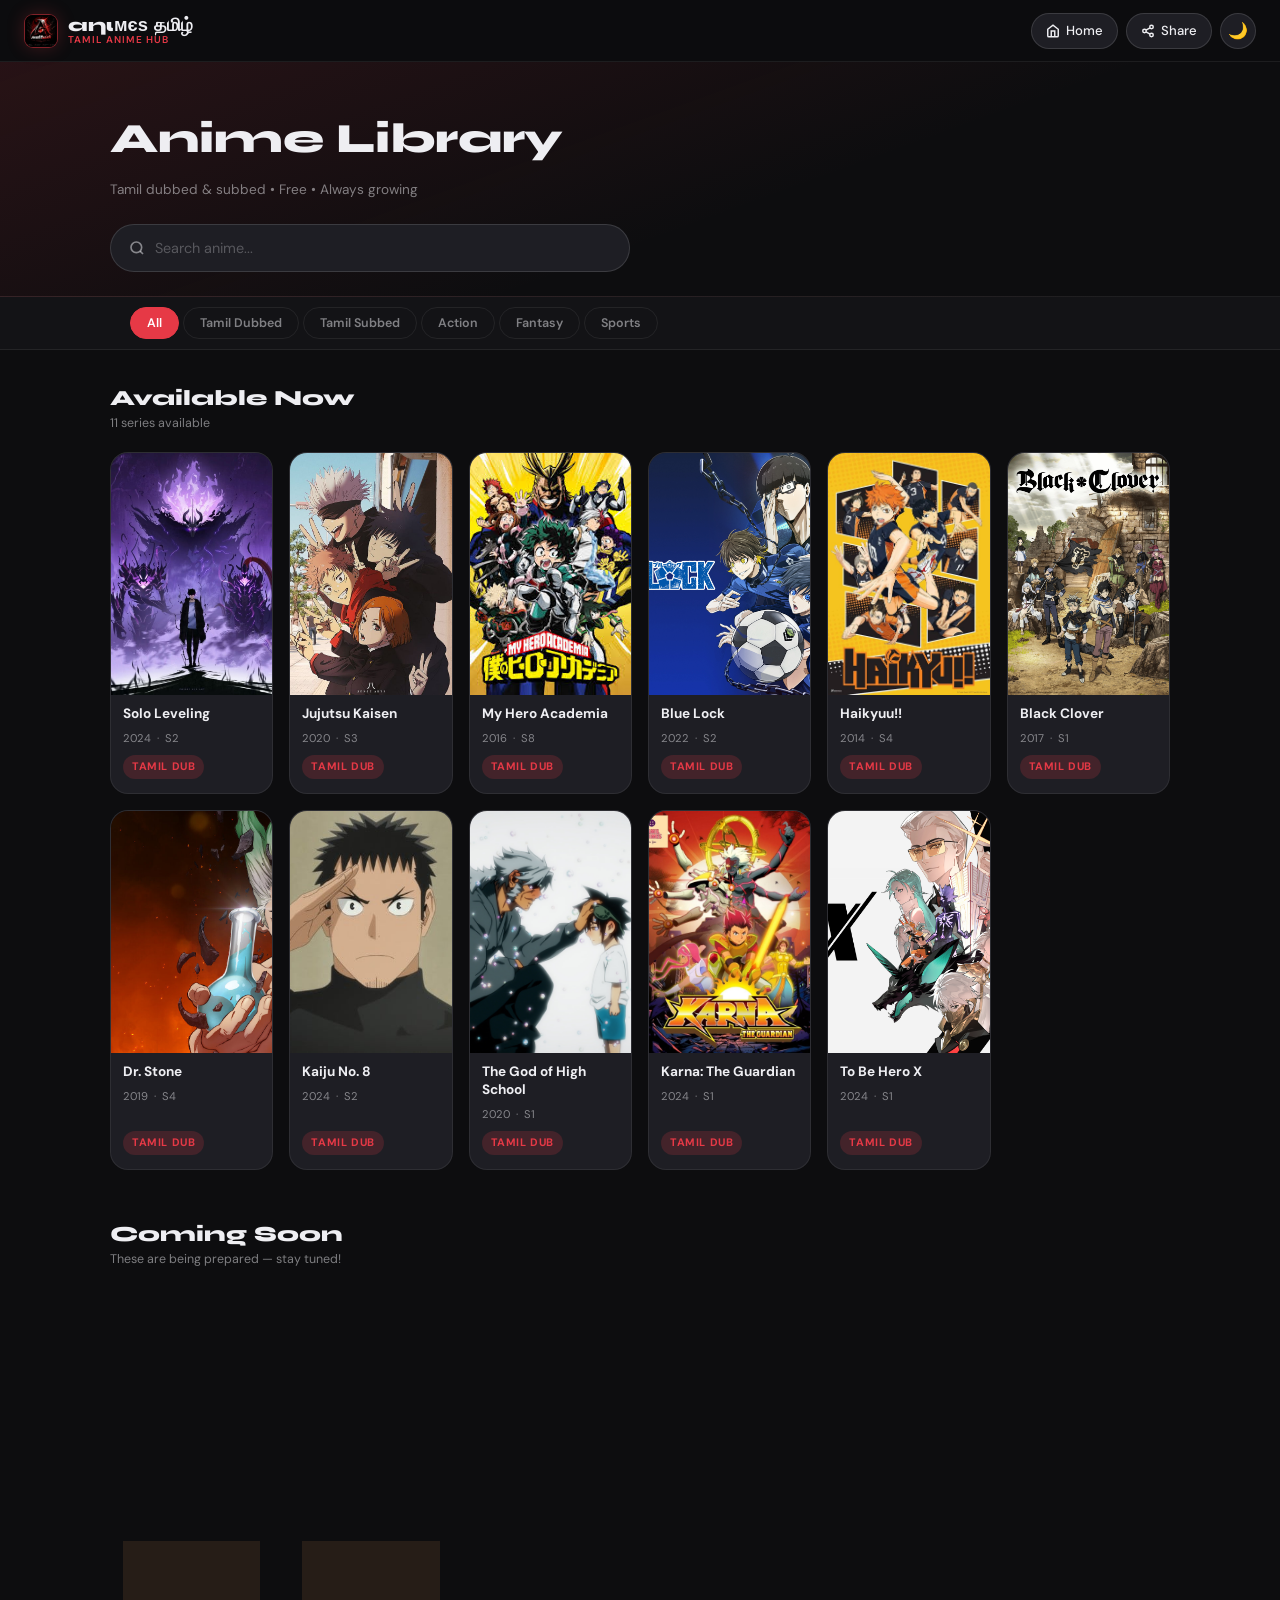
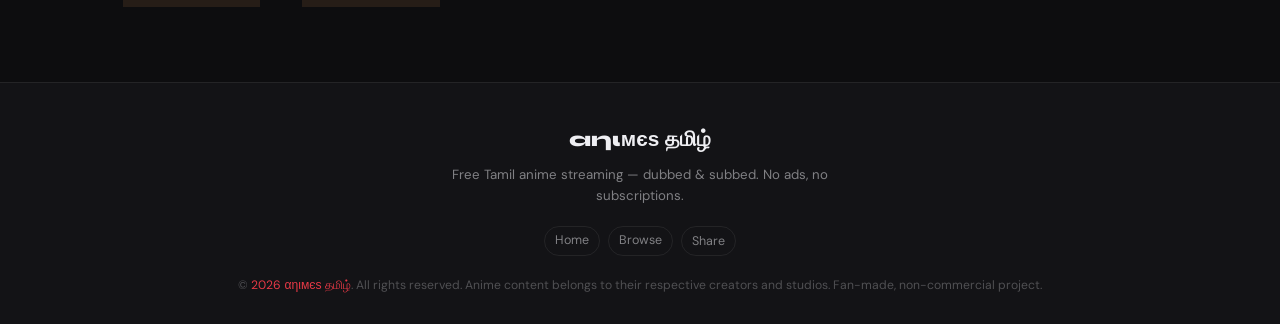
<file: home.html>
<!DOCTYPE html>
<html lang="en" data-theme="dark">
<head>
  <meta charset="UTF-8" />
  <meta name="viewport" content="width=device-width, initial-scale=1.0" />
  <meta name="google-site-verification" content="Bs-zn-4_h5NOEnhNXeSkznOBG7yhEcJbRddoLscS0Bg" />

  <link rel="canonical" href="https://ani-tamil.me/" />
  <meta name="robots" content="index, follow">
  <link rel="icon" type="image/png" href="ani-tamil-logo-nav.jpg">
  <!-- Google tag (gtag.js) -->
  <script async src="https://www.googletagmanager.com/gtag/js?id=G-4DX2DXGVDZ"></script>
  <script>
    window.dataLayer = window.dataLayer || [];
    function gtag() { dataLayer.push(arguments); }
    gtag('js', new Date());
    gtag('config', 'G-4DX2DXGVDZ');
  </script>
  <title>Watch Anime in Tamil | Ani Tamil</title>
  <meta name="description"
    content="Watch Tamil dubbed and Tamil subbed anime online. Stream popular anime series including Solo Leveling, Jujutsu Kaisen, Black Clover, Blue Lock and more." />
  <link rel="stylesheet" href="style.css" />
  <link rel="stylesheet" href="home-style.css" />
</head>
<body>

<!-- ── Navbar ── -->
<nav class="navbar">
  <a href="index.html" class="nav-brand">
    <img class="nav-logo" src="ani-tamil-logo-nav.jpg" alt="Ani Tamil logo" width="34" height="34" decoding="async" />
    <div class="nav-title">
      αηιмєѕ தமிழ்
      <span>Tamil Anime Hub</span>
    </div>
  </a>
  <div class="nav-spacer"></div>
  <div class="nav-actions">
    <a href="index.html" class="nav-btn">
      <svg width="14" height="14" viewBox="0 0 24 24" fill="none" stroke="currentColor" stroke-width="2.5"><path d="M3 9l9-7 9 7v11a2 2 0 0 1-2 2H5a2 2 0 0 1-2-2z"/><polyline points="9 22 9 12 15 12 15 22"/></svg>
      <span>Home</span>
    </a>
    <button class="nav-btn" id="openShare">
      <svg width="14" height="14" viewBox="0 0 24 24" fill="none" stroke="currentColor" stroke-width="2.5"><circle cx="18" cy="5" r="3"/><circle cx="6" cy="12" r="3"/><circle cx="18" cy="19" r="3"/><line x1="8.59" y1="13.51" x2="15.42" y2="17.49"/><line x1="15.41" y1="6.51" x2="8.59" y2="10.49"/></svg>
      <span>Share</span>
    </button>
    <button class="theme-toggle" id="themeToggle" aria-label="Toggle theme">🌙</button>
  </div>
</nav>

<!-- ── Page Hero (compact) ── -->
<div class="home-hero">
  <div class="container">
    <h1 class="home-hero-title fade-up">Anime Library</h1>
    <p class="home-hero-sub fade-up delay-1">Tamil dubbed & subbed • Free • Always growing</p>
    <!-- Search -->
    <div class="search-wrap fade-up delay-2">
      <div class="search-bar">
        <svg width="16" height="16" viewBox="0 0 24 24" fill="none" stroke="currentColor" stroke-width="2.5"><circle cx="11" cy="11" r="8"/><line x1="21" y1="21" x2="16.65" y2="16.65"/></svg>
        <input type="text" class="search-input" id="searchInput" placeholder="Search anime..." autocomplete="off" />
        <button class="search-clear" id="searchClear" aria-label="Clear">✕</button>
      </div>
      <p class="search-no-results" id="searchNoResults">No results found. Try a different name.</p>
    </div>
  </div>
</div>

<!-- ── Filter Tabs ── -->
<div class="filter-bar">
  <div class="container">
    <div class="filter-tabs" id="filterTabs">
      <button class="filter-tab active" data-filter="all">All</button>
      <button class="filter-tab" data-filter="dubbed">Tamil Dubbed</button>
      <button class="filter-tab" data-filter="subbed">Tamil Subbed</button>
      <button class="filter-tab" data-filter="action">Action</button>
      <button class="filter-tab" data-filter="fantasy">Fantasy</button>
      <button class="filter-tab" data-filter="sports">Sports</button>
    </div>
  </div>
</div>

<!-- ── Anime Grid ── -->
<main class="home-main">
  <div class="container">
    <div class="section-header">
      <div>
        <h2 class="section-title">Available Now</h2>
        <p class="section-sub" id="animeCount">Loading...</p>
      </div>
    </div>

    <div class="anime-grid" id="animeGrid">
      <!-- Cards injected by JS -->
    </div>

    <!-- Coming Soon -->
    <div class="section-header" style="margin-top:52px;">
      <div>
        <h2 class="section-title">Coming Soon</h2>
        <p class="section-sub">These are being prepared — stay tuned!</p>
      </div>
    </div>
    <div class="anime-grid" id="comingSoonGrid">
    </div>
  </div>
</main>

<!-- ── Footer ── -->
<footer>
  <div class="footer-brand">αηιмєѕ தமிழ்</div>
  <p class="footer-desc">Free Tamil anime streaming — dubbed & subbed. No ads, no subscriptions.</p>
  <div class="footer-links">
    <a href="index.html" class="footer-link">Home</a>
    <a href="home.html" class="footer-link">Browse</a>
    <button class="footer-link" onclick="openShareModal()" style="background:none;cursor:pointer;">Share</button>
  </div>
  <div class="footer-copy">
    © <span id="footerYear"></span> <span>αηιмєѕ தமிழ்</span>. All rights reserved. Anime content belongs to their respective creators and studios. Fan-made, non-commercial project.
  </div>
</footer>

<!-- ── Share Modal ── -->
<div class="modal-overlay" id="shareModal" role="dialog">
  <div class="share-sheet">
    <div class="share-handle"></div>
    <p class="share-title">Share αηιмєѕ தமிழ்</p>
    <div class="share-grid">
      <button class="share-btn" onclick="shareWhatsApp()"><span class="share-icon">💬</span>WhatsApp</button>
      <button class="share-btn" onclick="shareTelegram()"><span class="share-icon">✈️</span>Telegram</button>
      <button class="share-btn" onclick="shareTwitter()"><span class="share-icon">🐦</span>Twitter</button>
      <button class="share-btn" onclick="shareFacebook()"><span class="share-icon">👍</span>Facebook</button>
      <button class="share-btn" onclick="shareReddit()"><span class="share-icon">🤖</span>Reddit</button>
      <button class="share-btn" onclick="shareEmail()"><span class="share-icon">📧</span>Email</button>
      <button class="share-btn" onclick="shareNative()"><span class="share-icon">📤</span>More</button>
      <button class="share-btn" onclick="copyLink()"><span class="share-icon">🔗</span>Copy</button>
    </div>
    <div class="share-copy-row">
      <span class="share-copy-url">https://ani-tamil.me/</span>
      <button class="share-copy-btn" onclick="copyLink()">Copy Link</button>
    </div>
  </div>
</div>

<!-- ── Toast ── -->
<div class="toast" id="toast"></div>

<script>
/* =====================================================
   Anime Library Data
   To add a new anime: add an object to ANIME_LIST.
   Keys: id, title, poster, page, tags, genres, year, seasons, episodes, type
   ===================================================== */
const ANIME_LIST = [
  {
    id: 'solo-leveling',
    title: 'Solo Leveling',
    poster: 'sololeveling.jpg',
    page: 'SOLO-LEVELING.html',
    tags: ['dubbed'],
    genres: ['action', 'fantasy'],
    year: 2024,
    seasons: 2,
    episodes: 25,
    type: 'dubbed',
    desc: 'The weakest hunter rises to become the strongest.'
  },
  {
    id: 'jujutsu-kaisen',
    title: 'Jujutsu Kaisen',
    poster: 'jjk.jpg',
    page: 'JUJUTSU-KAISEN.html',
    tags: ['dubbed'],
    genres: ['action'],
    year: 2020,
    seasons: 3,
    episodes: 47,
    type: 'dubbed',
    desc: 'A high school student battles cursed spirits.'
  },
  {
    id: 'mha',
    title: 'My Hero Academia',
    poster: 'MHA.jpg',
    page: 'MY-HERO-ACADEMIA.html',
    tags: ['dubbed'],
    genres: ['action'],
    year: 2016,
    seasons: 8,
    episodes: 175,
    type: 'dubbed',
    desc: 'Izuku Midoriya becomes the greatest hero.'
  },
  {
    id: 'blue-lock',
    title: 'Blue Lock',
    poster: 'bluelock.jpg',
    page: 'BLUE-LOCK.html',
    tags: ['dubbed'],
    genres: ['sports'],
    year: 2022,
    seasons: 2,
    episodes: 38,
    type: 'dubbed',
    desc: '300 strikers compete to become Japan\'s ace.'
  },
  {
    id: 'haikyuu',
    title: 'Haikyuu!!',
    poster: 'haikyuu.jpg',
    page: 'HAIKYUU.html',
    tags: ['dubbed'],
    genres: ['sports'],
    year: 2014,
    seasons: 4,
    episodes: 73,
    type: 'dubbed',
    desc: 'A short boy chases his volleyball dream.'
  },
  {
    id: 'black-clover',
    title: 'Black Clover',
    poster: 'BlackClover.jpg',
    page: 'BLACK-CLOVER.html',
    tags: ['dubbed'],
    genres: ['action', 'fantasy'],
    year: 2017,
    seasons: 1,
    episodes: 51,
    type: 'dubbed',
    desc: 'Asta, born without magic, aims to be the Wizard King.'
  },
  {
    id: 'dr-stone',
    title: 'Dr. Stone',
    poster: 'Drstone.jpg',
    page: 'DR-STONE.html',
    tags: ['dubbed'],
    genres: ['action', 'fantasy'],
    year: 2019,
    seasons: 4,
    episodes: 86,
    type: 'dubbed',
    desc: 'Senku rebuilds civilization using science.'
  },
  {
    id: 'kaiju-no-8',
    title: 'Kaiju No. 8',
    poster: 'kaiju.jpg',
    page: 'KAIJU-No-8.html',
    tags: ['dubbed'],
    genres: ['action'],
    year: 2024,
    seasons: 2,
    episodes: 23,
    type: 'dubbed',
    desc: 'A man transforms into a monster to protect humanity.'
  },
  {
    id: 'gohs',
    title: 'The God of High School',
    poster: 'GOHS.jpg',
    page: 'THE-GOD-OF-HIGH-SCHOOL.html',
    tags: ['dubbed'],
    genres: ['action'],
    year: 2020,
    seasons: 1,
    episodes: 13,
    type: 'dubbed',
    desc: 'The ultimate high school martial arts tournament.'
  },
  {
    id: 'karna',
    title: 'Karna: The Guardian',
    poster: 'karna.jpg',
    page: 'KARNA-THE-GUARDIAN.html',
    tags: ['dubbed'],
    genres: ['action', 'fantasy'],
    year: 2024,
    seasons: 1,
    episodes: 12,
    type: 'dubbed',
    desc: 'Tamil mythology meets anime action.'
  },
  {
    id: 'tbhx',
    title: 'To Be Hero X',
    poster: 'tbhx.png',
    page: 'TO-BE-HERO-X.html',
    tags: ['dubbed'],
    genres: ['action'],
    year: 2024,
    seasons: 1,
    episodes: 12,
    type: 'dubbed',
    desc: 'A young hero discovers his hidden powers.'
  },
];

const COMING_SOON = [
  { title: 'Demon Slayer', emoji: '🗡️', desc: 'Coming in Tamil Dub' },
  { title: 'One Piece',    emoji: '🏴‍☠️', desc: 'Coming in Tamil Dub' },
  { title: 'Naruto',      emoji: '🍥', desc: 'Coming Soon' },
];

/* ── Theme ── */
const root = document.documentElement;
const themeBtn = document.getElementById('themeToggle');
const saved = localStorage.getItem('theme') || 'dark';
root.setAttribute('data-theme', saved);
themeBtn.textContent = saved === 'dark' ? '🌙' : '☀️';
themeBtn.addEventListener('click', () => {
  const next = root.getAttribute('data-theme') === 'dark' ? 'light' : 'dark';
  root.setAttribute('data-theme', next);
  themeBtn.textContent = next === 'dark' ? '🌙' : '☀️';
  localStorage.setItem('theme', next);
});

document.getElementById('footerYear').textContent = new Date().getFullYear();

/* ── Render cards ── */
const grid = document.getElementById('animeGrid');
const csGrid = document.getElementById('comingSoonGrid');
const countEl = document.getElementById('animeCount');

function renderCards(list) {
  grid.innerHTML = '';
  list.forEach((anime, i) => {
    const card = document.createElement('a');
    card.href = anime.page;
    card.className = 'anime-card fade-up';
    card.style.animationDelay = (i * 0.05) + 's';
    card.dataset.title = anime.title.toLowerCase();
    card.dataset.genres = anime.genres.join(' ');
    card.dataset.type = anime.type;
    card.innerHTML = `
      <div style="overflow:hidden; aspect-ratio:2/3; position:relative;">
        <img class="anime-card-poster" src="${anime.poster}"
          alt="${anime.title}"
          onerror="this.src='https://placehold.co/200x300/1e1e24/e63946?text=${encodeURIComponent(anime.title)}'"
          loading="lazy" decoding="async"/>
        <div class="card-overlay">
          <span class="card-ep-count">${anime.episodes} Episodes</span>
        </div>
      </div>
      <div class="anime-card-body">
        <p class="anime-card-title">${anime.title}</p>
        <p class="anime-card-meta">
          <span>${anime.year}</span>
          <span>·</span>
          <span>S${anime.seasons}</span>
        </p>
        <div class="anime-card-tags">
          ${anime.type === 'dubbed'
            ? '<span class="badge badge-red">Tamil Dub</span>'
            : '<span class="badge badge-gold">Tamil Sub</span>'}
        </div>
      </div>`;
    grid.appendChild(card);
  });
  countEl.textContent = `${list.length} series available`;
}

function renderComingSoon() {
  COMING_SOON.forEach(item => {
    const card = document.createElement('div');
    card.className = 'cs-card';
    card.innerHTML = `
      <div class="cs-poster">
        <div class="cs-emoji">${item.emoji}</div>
      </div>
      <div class="anime-card-body">
        <p class="anime-card-title">${item.title}</p>
        <span class="badge badge-gold">🕐 ${item.desc}</span>
      </div>`;
    csGrid.appendChild(card);
  });
}

renderCards(ANIME_LIST);
renderComingSoon();

/* ── Search ── */
const searchInput = document.getElementById('searchInput');
const searchClear = document.getElementById('searchClear');
const noResults   = document.getElementById('searchNoResults');
let activeFilter  = 'all';

function applyFilters() {
  const q = searchInput.value.toLowerCase().trim();
  let filtered = ANIME_LIST;

  if (activeFilter !== 'all') {
    if (activeFilter === 'dubbed' || activeFilter === 'subbed') {
      filtered = filtered.filter(a => a.type === activeFilter);
    } else {
      filtered = filtered.filter(a => a.genres.includes(activeFilter));
    }
  }

  if (q) filtered = filtered.filter(a => a.title.toLowerCase().includes(q));

  renderCards(filtered);
  noResults.style.display = filtered.length === 0 ? 'block' : 'none';
  searchClear.style.display = q ? 'flex' : 'none';
}

searchInput.addEventListener('input', applyFilters);
searchClear.addEventListener('click', () => {
  searchInput.value = '';
  applyFilters();
  searchInput.focus();
});

/* ── Filter tabs ── */
document.getElementById('filterTabs').addEventListener('click', e => {
  const btn = e.target.closest('.filter-tab');
  if (!btn) return;
  document.querySelectorAll('.filter-tab').forEach(b => b.classList.remove('active'));
  btn.classList.add('active');
  activeFilter = btn.dataset.filter;
  applyFilters();
});

/* ── Share ── */
const SITE_URL  = 'https://ani-tamil.me/';
const SITE_TEXT = 'Watch Tamil anime for free! Dubbed & subbed in Tamil 🎌🇮🇳';
const modal = document.getElementById('shareModal');

function openShareModal() { modal.classList.add('open'); document.body.style.overflow = 'hidden'; }
function closeShareModal() { modal.classList.remove('open'); document.body.style.overflow = ''; }

document.getElementById('openShare').addEventListener('click', openShareModal);
modal.addEventListener('click', e => { if (e.target === modal) closeShareModal(); });

function shareWhatsApp()  { window.open(`https://wa.me/?text=${encodeURIComponent(SITE_TEXT + ' ' + SITE_URL)}`,'_blank'); }
function shareTelegram()  { window.open(`https://t.me/share/url?url=${encodeURIComponent(SITE_URL)}&text=${encodeURIComponent(SITE_TEXT)}`,'_blank'); }
function shareTwitter()   { window.open(`https://twitter.com/intent/tweet?text=${encodeURIComponent(SITE_TEXT)}&url=${encodeURIComponent(SITE_URL)}`,'_blank'); }
function shareFacebook()  { window.open(`https://www.facebook.com/sharer/sharer.php?u=${encodeURIComponent(SITE_URL)}`,'_blank'); }
function shareReddit()    { window.open(`https://reddit.com/submit?url=${encodeURIComponent(SITE_URL)}&title=${encodeURIComponent(SITE_TEXT)}`,'_blank'); }
function shareEmail()     { window.open(`mailto:?subject=${encodeURIComponent('Tamil Anime Free Streaming')}&body=${encodeURIComponent(SITE_TEXT+'\n\n'+SITE_URL)}`); }
function shareNative()    { if(navigator.share) navigator.share({title:'αηιмєѕ தமிழ்',text:SITE_TEXT,url:SITE_URL}); else copyLink(); }
function copyLink()       { navigator.clipboard.writeText(SITE_URL).then(()=>showToast('Link copied! 🔗')); }

const toastEl = document.getElementById('toast');
let toastTimer;
function showToast(msg) {
  toastEl.textContent = msg;
  toastEl.classList.add('show');
  clearTimeout(toastTimer);
  toastTimer = setTimeout(() => toastEl.classList.remove('show'), 2400);
}
</script>
</body>
</html>
</file>
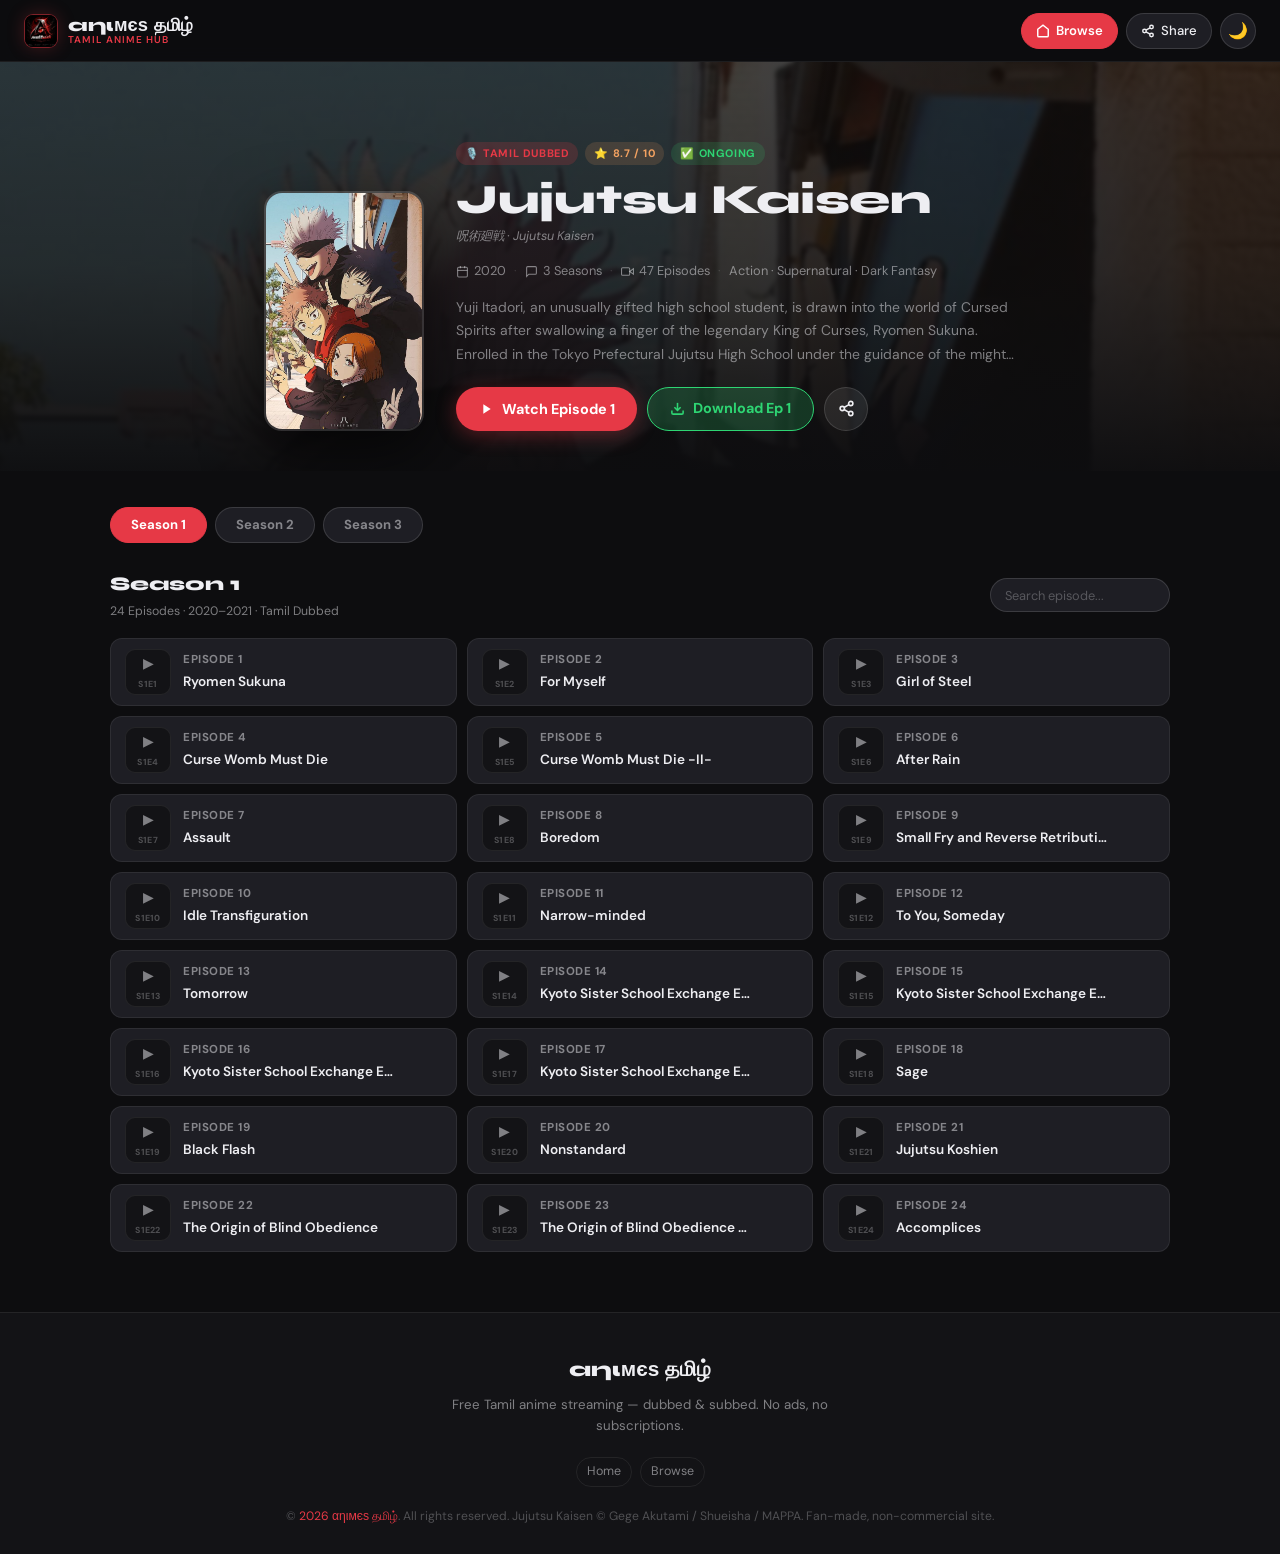
<file: JUJUTSU-KAISEN.html>
<!DOCTYPE html>
<html lang="en" data-theme="dark">
<head>
  <meta charset="UTF-8" />
  <meta name="viewport" content="width=device-width, initial-scale=1.0" />
  <meta name="google-site-verification" content="Bs-zn-4_h5NOEnhNXeSkznOBG7yhEcJbRddoLscS0Bg" />

  <link rel="canonical" href="https://ani-tamil.me/" />
  <meta name="robots" content="index, follow">
  <link rel="icon" type="image/png" href="ani-tamil-logo-nav.jpg">
  <!-- Google tag (gtag.js) -->
  <script async src="https://www.googletagmanager.com/gtag/js?id=G-4DX2DXGVDZ"></script>
  <script>
    window.dataLayer = window.dataLayer || [];
    function gtag() { dataLayer.push(arguments); }
    gtag('js', new Date());
    gtag('config', 'G-4DX2DXGVDZ');
  </script>
  <title>Watch Anime in Tamil | Ani Tamil</title>
  <meta name="description"
    content="Watch Tamil dubbed and Tamil subbed anime online. Stream popular anime series including Solo Leveling, Jujutsu Kaisen, Black Clover, Blue Lock and more." />
  <meta name="keywords" content="Jujutsu Kaisen Tamil, JJK Tamil Dubbed, Jujutsu Kaisen Season 1, Jujutsu Kaisen Season 2, Jujutsu Kaisen Season 3, Watch Jujutsu Kaisen Tamil, JJK Episodes Tamil, αηιмєѕ தமிழ்" />
  <meta property="og:title" content="Jujutsu Kaisen Tamil — αηιмєѕ தமிழ்" />
  <meta property="og:description" content="Watch Jujutsu Kaisen all 3 seasons in Tamil Dub — free on αηιмєѕ தமிழ். Yuji Itadori, Gojo Satoru, Shibuya Arc and more." />
  <meta property="og:image" content="https://ani-tamil.me/jjk.jpg" />
  <meta name="twitter:card" content="summary_large_image" />
  <link rel="stylesheet" href="style.css" />
  <link rel="stylesheet" href="anime-style.css" />
  <style>
    /* ── Video Player (native <video>) ── */
    .video-wrap { background: #000; position: relative; flex: 1; display: flex; flex-direction: column; }
    .video-player {
      width: 100%; height: 100%;
      background: #000;
      display: block;
      flex: 1;
      min-height: 0;
    }
    /* Controls bar extras */
    .ctrl-download {
      display: flex; align-items: center; gap: 6px;
      height: 36px; padding: 0 14px;
      border-radius: 99px;
      border: 1px solid rgba(255,255,255,0.2);
      background: rgba(255,255,255,0.08);
      color: #fff; font-size: 0.8rem; font-weight: 600;
      text-decoration: none;
      transition: all 0.22s;
    }
    .ctrl-download:hover { background: rgba(46,213,115,0.25); border-color: #2ed573; color: #2ed573; }
    /* Episode card download btn */
    .ep-card { position: relative; }
    .ep-dl-btn {
      position: absolute; right: 10px; top: 50%; transform: translateY(-50%);
      width: 30px; height: 30px; border-radius: 50%;
      background: rgba(46,213,115,0.15);
      border: 1px solid rgba(46,213,115,0.4);
      color: #2ed573;
      display: flex; align-items: center; justify-content: center;
      font-size: 0.75rem; text-decoration: none;
      opacity: 0; transition: opacity 0.2s, background 0.2s;
      z-index: 2;
      flex-shrink: 0;
    }
    .ep-card:hover .ep-dl-btn { opacity: 1; }
    .ep-dl-btn:hover { background: rgba(46,213,115,0.3); }
    /* Mobile: always show download */
    @media (max-width: 768px) { .ep-dl-btn { opacity: 1; } }
    /* No-src badge */
    .ep-no-src { opacity: 0.45; }
    .ep-badge-soon {
      font-size: 0.62rem; font-weight: 700; padding: 2px 7px;
      background: rgba(244,162,97,0.15); color: #f4a261;
      border-radius: 99px; margin-left: 6px; vertical-align: middle;
    }
    /* Video error state */
    .video-error {
      display: none; flex-direction: column; align-items: center; justify-content: center;
      gap: 14px; position: absolute; inset: 0;
      background: #000; color: rgba(255,255,255,0.7); font-size: 0.88rem; text-align: center; padding: 24px;
    }
    .video-error .err-icon { font-size: 2.8rem; }
    .video-error a {
      display: inline-flex; align-items: center; gap: 6px;
      padding: 8px 18px; border-radius: 99px;
      background: #e63946; color: #fff; font-weight: 700; font-size: 0.82rem;
      text-decoration: none; margin-top: 4px;
    }
  </style>
</head>
<body>

<!-- ── Navbar ── -->
<nav class="navbar">
  <a href="index.html" class="nav-brand">
    <img class="nav-logo" src="ani-tamil-logo-nav.jpg" alt="Ani Tamil logo" width="34" height="34" decoding="async" />
    <div class="nav-title">αηιмєѕ தமிழ்<span>Tamil Anime Hub</span></div>
  </a>
  <div class="nav-spacer"></div>
  <div class="nav-actions">
    <a href="home.html" class="nav-btn home-btn">
      <svg width="14" height="14" viewBox="0 0 24 24" fill="none" stroke="currentColor" stroke-width="2.5"><path d="M3 9l9-7 9 7v11a2 2 0 0 1-2 2H5a2 2 0 0 1-2-2z"/></svg>
      <span>Browse</span>
    </a>
    <button class="nav-btn" id="openShareNav">
      <svg width="14" height="14" viewBox="0 0 24 24" fill="none" stroke="currentColor" stroke-width="2.5"><circle cx="18" cy="5" r="3"/><circle cx="6" cy="12" r="3"/><circle cx="18" cy="19" r="3"/><line x1="8.59" y1="13.51" x2="15.42" y2="17.49"/><line x1="15.41" y1="6.51" x2="8.59" y2="10.49"/></svg>
      <span>Share</span>
    </button>
    <button class="theme-toggle" id="themeToggle" aria-label="Toggle theme">🌙</button>
  </div>
</nav>

<!-- ── Anime Hero ── -->
<div class="anime-hero">
  <div class="anime-hero-bg">
    <img src="jjk.jpg" alt="" aria-hidden="true" onerror="this.style.display='none'" class="anime-hero-backdrop"/>
    <div class="anime-hero-overlay"></div>
  </div>
  <div class="container anime-hero-content">
    <div class="anime-poster-wrap fade-up">
      <img src="jjk.jpg" alt="Jujutsu Kaisen poster" class="anime-poster"
        onerror="this.src='https://placehold.co/240x360/1e1e24/e63946?text=Jujutsu+Kaisen'"/>
    </div>
    <div class="anime-info fade-up delay-1">
      <div class="anime-badges">
        <span class="badge badge-red">🎙️ Tamil Dubbed</span>
        <span class="badge badge-gold">⭐ 8.7 / 10</span>
        <span class="badge badge-green">✅ Ongoing</span>
      </div>
      <h1 class="anime-title">Jujutsu Kaisen</h1>
      <p class="anime-native">呪術廻戦 · Jujutsu Kaisen</p>
      <div class="anime-meta-row">
        <span class="anime-meta-item">
          <svg width="13" height="13" viewBox="0 0 24 24" fill="none" stroke="currentColor" stroke-width="2"><rect x="3" y="4" width="18" height="18" rx="2"/><line x1="16" y1="2" x2="16" y2="6"/><line x1="8" y1="2" x2="8" y2="6"/><line x1="3" y1="10" x2="21" y2="10"/></svg>
          2020
        </span>
        <span class="anime-meta-dot">·</span>
        <span class="anime-meta-item">
          <svg width="13" height="13" viewBox="0 0 24 24" fill="none" stroke="currentColor" stroke-width="2"><path d="M21 15a2 2 0 0 1-2 2H7l-4 4V5a2 2 0 0 1 2-2h14a2 2 0 0 1 2 2z"></path></svg>
          3 Seasons
        </span>
        <span class="anime-meta-dot">·</span>
        <span class="anime-meta-item">
          <svg width="13" height="13" viewBox="0 0 24 24" fill="none" stroke="currentColor" stroke-width="2"><polygon points="23 7 16 12 23 17 23 7"/><rect x="1" y="5" width="15" height="14" rx="2"/></svg>
          47 Episodes
        </span>
        <span class="anime-meta-dot">·</span>
        <span class="anime-meta-item">Action · Supernatural · Dark Fantasy</span>
      </div>
      <p class="anime-desc">
        Yuji Itadori, an unusually gifted high school student, is drawn into the world of Cursed Spirits
        after swallowing a finger of the legendary King of Curses, Ryomen Sukuna. Enrolled in the Tokyo
        Prefectural Jujutsu High School under the guidance of the mighty Satoru Gojo, Yuji must master
        Jujutsu sorcery to battle deadly curses — all while carrying Sukuna's immense power within him.
        From the Shibuya Incident to the Culling Game, every arc raises the stakes to breathtaking heights.
      </p>
      <div class="anime-action-row">
        <button class="btn-watch" id="watchFirstBtn">
          <svg width="16" height="16" viewBox="0 0 24 24" fill="currentColor"><path d="M8 5v14l11-7z"/></svg>
          Watch Episode 1
        </button>
        <a class="btn-watch" id="downloadFirstBtn" style="background:rgba(46,213,115,0.2);color:#2ed573;border:1.5px solid #2ed573;box-shadow:none;" href="#" download>
          <svg width="15" height="15" viewBox="0 0 24 24" fill="none" stroke="currentColor" stroke-width="2.5"><path d="M21 15v4a2 2 0 0 1-2 2H5a2 2 0 0 1-2-2v-4"/><polyline points="7 10 12 15 17 10"/><line x1="12" y1="15" x2="12" y2="3"/></svg>
          Download Ep 1
        </a>
        <button class="btn-icon" id="openShareHero" title="Share">
          <svg width="17" height="17" viewBox="0 0 24 24" fill="none" stroke="currentColor" stroke-width="2.3"><circle cx="18" cy="5" r="3"/><circle cx="6" cy="12" r="3"/><circle cx="18" cy="19" r="3"/><line x1="8.59" y1="13.51" x2="15.42" y2="17.49"/><line x1="15.41" y1="6.51" x2="8.59" y2="10.49"/></svg>
        </button>
      </div>
    </div>
  </div>
</div>

<!-- ── Episode Sections ── -->
<main class="anime-main">
  <div class="container">
    <div class="season-switcher" id="seasonSwitcher">
      <button class="season-tab-btn active" data-season="1">Season 1</button>
      <button class="season-tab-btn" data-season="2">Season 2</button>
      <button class="season-tab-btn" data-season="3">Season 3</button>
    </div>

    <!-- Season 1 -->
    <div class="season-panel active" id="season-panel-1">
      <div class="season-panel-header">
        <div>
          <h2 class="season-panel-title">Season 1</h2>
          <p class="season-panel-meta">24 Episodes · 2020–2021 · Tamil Dubbed</p>
        </div>
        <div class="ep-search-wrap">
          <input type="text" class="ep-search" placeholder="Search episode..." id="epSearch1" />
        </div>
      </div>
      <div class="ep-grid" id="epGrid1"></div>
    </div>

    <!-- Season 2 -->
    <div class="season-panel" id="season-panel-2">
      <div class="season-panel-header">
        <div>
          <h2 class="season-panel-title">Season 2</h2>
          <p class="season-panel-meta">23 Episodes · 2023 · Tamil Dubbed</p>
        </div>
        <div class="ep-search-wrap">
          <input type="text" class="ep-search" placeholder="Search episode..." id="epSearch2" />
        </div>
      </div>
      <div class="ep-grid" id="epGrid2"></div>
    </div>

    <!-- Season 3 -->
    <div class="season-panel" id="season-panel-3">
      <div class="season-panel-header">
        <div>
          <h2 class="season-panel-title">Season 3</h2>
          <p class="season-panel-meta">21 Episodes · 2025 · Tamil Dubbed</p>
        </div>
        <div class="ep-search-wrap">
          <input type="text" class="ep-search" placeholder="Search episode..." id="epSearch3" />
        </div>
      </div>
      <div class="ep-grid" id="epGrid3"></div>
    </div>

  </div>
</main>

<!-- ── Footer ── -->
<footer>
  <div class="footer-brand">αηιмєѕ தமிழ்</div>
  <p class="footer-desc">Free Tamil anime streaming — dubbed &amp; subbed. No ads, no subscriptions.</p>
  <div class="footer-links">
    <a href="index.html" class="footer-link">Home</a>
    <a href="home.html" class="footer-link">Browse</a>
  </div>
  <div class="footer-copy">
    © <span id="footerYear"></span> <span>αηιмєѕ தமிழ்</span>. All rights reserved.
    Jujutsu Kaisen © Gege Akutami / Shueisha / MAPPA. Fan-made, non-commercial site.
  </div>
</footer>

<!-- ── Video Modal ── -->
<div class="video-modal" id="videoModal">
  <div class="video-topbar">
    <button class="video-close" id="videoClose" aria-label="Close">
      <svg width="16" height="16" viewBox="0 0 24 24" fill="none" stroke="currentColor" stroke-width="2.5"><line x1="18" y1="6" x2="6" y2="18"/><line x1="6" y1="6" x2="18" y2="18"/></svg>
    </button>
    <div class="video-ep-info">
      <p class="video-anime-name">Jujutsu Kaisen · Tamil Dub</p>
      <p class="video-ep-name" id="videoEpName">Episode 1</p>
    </div>
    <div class="video-ep-counter" id="videoEpCounter">1 / 47</div>
  </div>

  <div class="video-wrap" id="videoWrap">
    <!-- Loading spinner -->
    <div class="video-loading" id="videoLoading">
      <div class="spinner"></div>
      <span>Loading episode...</span>
    </div>
    <!-- Error state -->
    <div class="video-error" id="videoError">
      <div class="err-icon">⚠️</div>
      <p>Could not load this episode.<br/>Make sure the Google Drive file is set to <strong>Anyone with the link</strong>.</p>
      <a id="errOpenDrive" href="#" target="_blank" rel="noopener">Open in Google Drive</a>
    </div>
    <!-- Native video player -->
    <video id="videoPlayer" class="video-player" controls controlsList="nodownload" playsinline preload="none">
      Your browser does not support the video tag.
    </video>
    <!-- Google Drive preview player -->
    <iframe id="videoIframe" class="video-player" style="display:none; border:0;" allow="autoplay; encrypted-media; fullscreen; picture-in-picture" allowfullscreen referrerpolicy="no-referrer-when-downgrade"></iframe>
  </div>

  <div class="video-controls">
    <button class="video-nav-btn" id="btnPrev" disabled>
      <svg width="14" height="14" viewBox="0 0 24 24" fill="currentColor"><path d="M6 6h2v12H6zm3.5 6l8.5 6V6z"/></svg>
      Prev
    </button>
    <div style="display:flex;gap:8px;align-items:center;">
      <a class="ctrl-download" id="btnDownload" href="#" download title="Download this episode">
        <svg width="14" height="14" viewBox="0 0 24 24" fill="none" stroke="currentColor" stroke-width="2.5"><path d="M21 15v4a2 2 0 0 1-2 2H5a2 2 0 0 1-2-2v-4"/><polyline points="7 10 12 15 17 10"/><line x1="12" y1="15" x2="12" y2="3"/></svg>
        Download
      </a>
    </div>
    <button class="video-nav-btn" id="btnNext">
      Next
      <svg width="14" height="14" viewBox="0 0 24 24" fill="currentColor"><path d="M6 18l8.5-6L6 6v12zm2.5-6l5.5 4V8l-5.5 4zm7.5-6v12h2V6h-2z"/></svg>
    </button>
  </div>
</div>

<!-- ── Share Modal ── -->
<div class="modal-overlay" id="shareModal" role="dialog">
  <div class="share-sheet">
    <div class="share-handle"></div>
    <p class="share-title">Share Jujutsu Kaisen</p>
    <div class="share-grid">
      <button class="share-btn" onclick="shareWhatsApp()"><span class="share-icon">💬</span>WhatsApp</button>
      <button class="share-btn" onclick="shareTelegram()"><span class="share-icon">✈️</span>Telegram</button>
      <button class="share-btn" onclick="shareTwitter()"><span class="share-icon">🐦</span>Twitter</button>
      <button class="share-btn" onclick="shareFacebook()"><span class="share-icon">👍</span>Facebook</button>
      <button class="share-btn" onclick="shareReddit()"><span class="share-icon">🤖</span>Reddit</button>
      <button class="share-btn" onclick="shareEmail()"><span class="share-icon">📧</span>Email</button>
      <button class="share-btn" onclick="shareNative()"><span class="share-icon">📤</span>More</button>
      <button class="share-btn" onclick="copyLink()"><span class="share-icon">🔗</span>Copy</button>
    </div>
    <div class="share-copy-row">
      <span class="share-copy-url">https://ani-tamil.me/JUJUTSU-KAISEN.html</span>
      <button class="share-copy-btn" onclick="copyLink()">Copy Link</button>
    </div>
  </div>
</div>

<!-- ── Toast ── -->
<div class="toast" id="toast"></div>

<script>
/* ================================================================
   JUJUTSU KAISEN — Episode Data
   Each episode has:
     label : display label
     title : episode title
     id    : Google Drive FILE ID (just the ID, not full URL)
   URLs are generated automatically:
     Stream  → https://drive.google.com/file/d/ID/preview
     Download→ https://drive.google.com/uc?export=download&id=ID
   Episodes without an id show as "Coming Soon"
   ================================================================ */
const SEASONS = {
  1: [
    { label: 'Episode 1',   title: "Ryomen Sukuna",                                          id: '1O_ZL_5o953bhyy87lSpHBBGKvzW8wwHj' },
    { label: 'Episode 2',   title: "For Myself",                                             id: '15OCi048Do7t_EwX7zmFeH6GmNt2Z1147' },
    { label: 'Episode 3',   title: "Girl of Steel",                                          id: '1u3eVeLelMjYP-Oi2pLkgcmsA2NIBCSxe' },
    { label: 'Episode 4',   title: "Curse Womb Must Die",                                    id: '1Nm3R4d_vUFJVZ5gpdfeWML8FdHkKLkaU' },
    { label: 'Episode 5',   title: "Curse Womb Must Die -II-",                               id: '1JDxN4hnzR6xmJj7VKmGWOMExbfALiADY' },
    { label: 'Episode 6',   title: "After Rain",                                             id: '1lthNUnHLWg1sn2WUZdndiiLLvXAnRnf2' },
    { label: 'Episode 7',   title: "Assault",                                                id: '1JIsWnDnTaWIklfPKA0WPh60z91qgmMRf' },
    { label: 'Episode 8',   title: "Boredom",                                                id: '11kakQZkmTFE3pVtvoFOnTWdS8m4mspwd' },
    { label: 'Episode 9',   title: "Small Fry and Reverse Retribution",                      id: '158SUVltYd5c9qn13N_X-i1o7RBxLbHBe' },
    { label: 'Episode 10',  title: "Idle Transfiguration",                                   id: '1lhuVeQcSprVtS7CHjHSAR6SoucTAuIru' },
    { label: 'Episode 11',  title: "Narrow-minded",                                          id: '1F7xai5fdOkoDmWUzOk1YKPhdUy5mVXwh' },
    { label: 'Episode 12',  title: "To You, Someday",                                        id: '1GNBsXl2XG25Nbkq2HWNJ2w8Tyf3iqrOW' },
    { label: 'Episode 13',  title: "Tomorrow",                                               id: '1oQ32Kr8OYf3CCaSnpN__GiuOOrIWlrOX' },
    { label: 'Episode 14',  title: "Kyoto Sister School Exchange Event — Group Battle 0 —",  id: '13jX0wekR0UAzCmZvbua58Fex2pu7FZHa' },
    { label: 'Episode 15',  title: "Kyoto Sister School Exchange Event — Group Battle 1 —",  id: '1JIWa94OzJshwdXoaLS1WrvRmKPbBcza7' },
    { label: 'Episode 16',  title: "Kyoto Sister School Exchange Event — Group Battle 2 —",  id: '1PF7GtFVy2jP7ztBFhbxZpyLkB6iV5Xep' },
    { label: 'Episode 17',  title: "Kyoto Sister School Exchange Event — Group Battle 3 —",  id: '1P6JgreuSUsEdzqbZBrKsNPyfgbp7c4Z3' },
    { label: 'Episode 18',  title: "Sage",                                                   id: '18uli8RRegkUw6Y7b7vYZ-eejc8EEe1Ue' },
    { label: 'Episode 19',  title: "Black Flash",                                            id: '1eGbtKDKB_9AeuXDc4PYnRF-xnPCga51A' },
    { label: 'Episode 20',  title: "Nonstandard",                                            id: '1XHs8DosKOAPTRG9LCM3X0LDfBt5V-rnY' },
    { label: 'Episode 21',  title: "Jujutsu Koshien",                                        id: '1WvB8MISyui7vx1eEI2j-UwP-WZ10LkT-' },
    { label: 'Episode 22',  title: "The Origin of Blind Obedience",                          id: '1GpYvcP1q_bziQV1ZJT_tYvaYAWAFSAa8' },
    { label: 'Episode 23',  title: "The Origin of Blind Obedience -II-",                     id: '1ObYZBYQM_AoeGn1R-WpM65L2AFEFl8jh' },
    { label: 'Episode 24',  title: "Accomplices",                                            id: '1K-yAdtWYdOyFuFg3_AZeJehm96P5ArJD' },
  ],
  2: [
    { label: 'Episode 1',   title: "It's Like That",                                 id: '1ScnITcusZIuCm1J8oryhj-YzH-BKaZdd' },
    { label: 'Episode 2',   title: "Premature Death",                                id: '1HW6w4uUmxoZHiW8ngmbI7OQmEXPQSh1F' },
    { label: 'Episode 3',   title: "Hidden Inventory",                               id: '1EBYgZ3p3cw8Kf-4RX8nDU5qt9I8dFaeV' },
    { label: 'Episode 4',   title: "Hidden Inventory -II-",                          id: '1oZKkAVwl32ySG0zJu9liQpUKWccLVQvf' },
    { label: 'Episode 5',   title: "Hidden Inventory -III-",                         id: '1E_ai7SQDYuIOUdx_CXhVj4T6S9Xd5uF-' },
    { label: 'Episode 6',   title: "Hidden Inventory -IV-",                          id: '1_YwQNJj9h1DkVO9jIm06dVaJHbzpzNod' },
    { label: 'Episode 7',   title: "Shibuya Incident — Gate Open —",                 id: '1avMD7SewCYYmRJWghBNgOv0n_u-SB-gm' },
    { label: 'Episode 8',   title: "Shibuya Incident — Rainfall —",                  id: '1dzslwLIHw3uIob_X6S53eNStJ4r7PdZ9' },
    { label: 'Episode 9',   title: "Shibuya Incident — Those Who Died —",            id: '1cRYmcgbpe9FcrK09XFDovYWrNDPtVyV8' },
    { label: 'Episode 10',  title: "Shibuya Incident — Pandemonium —",               id: '1uMV-peXO0s0wd4eki-E_R-CfbRreRykO' },
    { label: 'Episode 11',  title: "Shibuya Incident — Red Scale —",                 id: '1jOxXaSXWCvT2E0-CRv3i660KLEcB3Ey-' },
    { label: 'Episode 12',  title: "Shibuya Incident — Weal and Woe —",              id: '1QsLFZuylKLFWjbw8GNNm2pwwPMTKpDHj' },
    { label: 'Episode 13',  title: "Shibuya Incident — Thunderclap —",               id: '1y4FVgOSabwefOir8Eal-KRhlVGi4CLXn' },
    { label: 'Episode 14',  title: "Shibuya Incident — Thunderclap -II- —",          id: '1SivGcTICQKR21X7KgmVMOj_WKuz8lBro' },
    { label: 'Episode 15',  title: "Shibuya Incident — Dark Blue and Pale Yellow —", id: '1siW4NNeV9L0omSFbkQ35lEG4gEFtunBT' },
    { label: 'Episode 16',  title: "Shibuya Incident — Right and Wrong —",           id: '1sHJ069dW6VVqazJWZWBAYFR8g2eg3ZY4' },
    { label: 'Episode 17',  title: "Shibuya Incident — Right and Wrong -II- —",      id: '1hiNba7MkGLjDHz2rGoHRO-urGFVccEIZ' },
    { label: 'Episode 18',  title: "Shibuya Incident — The Interests of Others —",   id: '15py4ol0ZIG-SAPacI8d85RmWiE0_DHZQ' },
    { label: 'Episode 19',  title: "Shibuya Incident — Metamorphosis —",             id: '1XhaFWebAIylujIDelVukVovVLCOVln-t' },
    { label: 'Episode 20',  title: "Shibuya Incident — Backslide —",                 id: '1norCRqhCGRZH1dd_ThMg92ptrPjZ0ZMg' },
    { label: 'Episode 21',  title: "Shibuya Incident — Gate, Close —",               id: '1UrEhsAZ0OHjI8hspzAKE85brRFuyyz70' },
    { label: 'Episode 22',  title: "The Shibuya Incident Supplementary Lesson",      id: '15gKZ6HvNBjzvUptcpU7HptsL8lepKhvn' },
    { label: 'Episode 23',  title: "Jujutsu Kaisen 0 Tie-In Special",                id: '1-nXEJEFTzJtbmvGrZZiKuYymZHahvHKI' },
  ],
  3: [
    { label: 'Episode 1',   title: "The Elimination Tournament Begins",        id: '1aSTl6KcYN0VyaIHFCkoQTmi1gCFF2vj5' },
    { label: 'Episode 2',   title: "Culling Game — Rules",                     id: '16vN4rmq2Y4HWmuG7RN1X79CrcX6-3LYh' },
    { label: 'Episode 3',   title: "Tokyo No. 1 Colony",                       id: '1qsjtsm3xB8igTPT30YzKK16K9m9E8YAU' },
    { label: 'Episode 4',   title: "Sakurajima Colony",                        id: '13O7a1Z_Vp6nR-Diwqm0l3pb4FXwYCp7d' },
    { label: 'Episode 5',   title: "Tokyo No. 2 Colony",                       id: '19E8FA4auFrZh29xs0Ys0R9bp7pjG_6Rc' },
    { label: 'Episode 6',   title: "The Hunters",                              id: '1q4Kr0su38FNBRJnVnEp8eZ9vpkJUKAoY' },
    { label: 'Episode 7',   title: "Border",                                   id: '1QITYfp6h_AxTdcAlS4MsvkOgar10LpR7' },
    { label: 'Episode 8',   title: "Sendai Colony",                            id: '1n0kx3_aQ377eEQWGL3VFpntNTB3s90Qp' },
    { label: 'Episode 9',   title: "Bath of Flames",                           id: '1V44WuISML4H1kuPKIGJgPXPDeFKbV9jz' },
    { label: 'Episode 10',  title: "Survivor",                                 id: '1_G7VPkrTQpMFsaissOhy_ePUVPS_ayQQ' },
    { label: 'Episode 11',  title: "Decisive Battle in the Earthen Cage",      id: '1-Po_579EBKhUkcMRHbeb4iTD1i-VUR4I' },
    { label: 'Episode 12',  title: "Going It Alone",                           id: '1o7duvaJYWuXVL9fgnHRfDY9XoX2qcRTd' },
    { label: 'Episode 13',  title: "Inhuman Makyo Shinjuku Showdown — Part 1", id: '' },
    { label: 'Episode 14',  title: "Inhuman Makyo Shinjuku Showdown — Part 2", id: '' },
    { label: 'Episode 15',  title: "Inhuman Makyo Shinjuku Showdown — Part 3", id: '' },
    { label: 'Episode 16',  title: "Inhuman Makyo Shinjuku Showdown — Part 4", id: '' },
    { label: 'Episode 17',  title: "Inhuman Makyo Shinjuku Showdown — Part 5", id: '' },
    { label: 'Episode 18',  title: "Inhuman Makyo Shinjuku Showdown — Part 6", id: '' },
    { label: 'Episode 19',  title: "Inhuman Makyo Shinjuku Showdown — Part 7", id: '' },
    { label: 'Episode 20',  title: "Inhuman Makyo Shinjuku Showdown — Part 8", id: '' },
    { label: 'Episode 21',  title: "Inhuman Makyo Shinjuku Showdown — Part 9", id: '' },
  ],
};

/* ── URL helpers ── */
function streamUrl(id)   { return `https://drive.google.com/file/d/${id}/preview`; }
function downloadUrl(id) { return `https://drive.google.com/uc?export=download&id=${id}`; }
function driveUrl(id)    { return `https://drive.google.com/file/d/${id}/view`; }

/* ── Build flat playlist ── */
let playlist = [];
Object.entries(SEASONS).forEach(([s, eps]) => {
  eps.forEach((ep, i) => {
    playlist.push({ ...ep, season: +s, epNum: i + 1, globalIndex: playlist.length });
  });
});

const playable = playlist.filter(e => e.id);

let currentIndex = 0;

/* ── Render episode cards ── */
function renderEpisodes(season, filter = '') {
  const grid = document.getElementById(`epGrid${season}`);
  const eps  = SEASONS[season];
  const q    = filter.toLowerCase();
  grid.innerHTML = '';

  eps.forEach((ep, i) => {
    if (q && !ep.label.toLowerCase().includes(q) && !ep.title.toLowerCase().includes(q)) return;

    const globalIdx = playlist.findIndex(p => p.season === season && p.epNum === i + 1);
    const hasVideo  = !!ep.id;

    const card = document.createElement('div');
    card.className = 'ep-card' + (hasVideo ? '' : ' ep-no-src');
    card.dataset.index = globalIdx;

    card.innerHTML = `
      <div class="ep-thumb">
        <div class="ep-play-icon">${hasVideo ? '▶' : '🕐'}</div>
        <span class="ep-num">S${season}E${i+1}</span>
      </div>
      <div class="ep-info" style="padding-right:${hasVideo ? '44px' : '8px'}">
        <p class="ep-label">${ep.label}${!hasVideo ? '<span class="ep-badge-soon">Soon</span>' : ''}</p>
        <p class="ep-title">${ep.title}</p>
      </div>
      ${hasVideo ? `<a class="ep-dl-btn" href="${downloadUrl(ep.id)}" data-drive-id="${ep.id}" download
        title="Download ${ep.label}" onclick="event.stopPropagation()">
        <svg width="13" height="13" viewBox="0 0 24 24" fill="none" stroke="currentColor" stroke-width="2.5">
          <path d="M21 15v4a2 2 0 0 1-2 2H5a2 2 0 0 1-2-2v-4"/>
          <polyline points="7 10 12 15 17 10"/><line x1="12" y1="15" x2="12" y2="3"/>
        </svg></a>` : ''}`;

    if (hasVideo) {
      card.style.cursor = 'pointer';
      card.addEventListener('click', () => openPlayer(globalIdx));
    }

    grid.appendChild(card);
  });
}

renderEpisodes(1);
renderEpisodes(2);
renderEpisodes(3);

/* ── Set download link on hero button ── */
const firstEp = SEASONS[1][0];
if (firstEp.id) {
  document.getElementById('downloadFirstBtn').href = downloadUrl(firstEp.id);
  document.getElementById('downloadFirstBtn').dataset.driveId = firstEp.id;
}

/* ── Season tabs ── */
let activeSeason = 1;
document.getElementById('seasonSwitcher').addEventListener('click', e => {
  const btn = e.target.closest('.season-tab-btn');
  if (!btn) return;
  const s = +btn.dataset.season;
  if (s === activeSeason) return;
  activeSeason = s;
  document.querySelectorAll('.season-tab-btn').forEach(b => b.classList.toggle('active', +b.dataset.season === s));
  document.querySelectorAll('.season-panel').forEach(p => p.classList.toggle('active', p.id === `season-panel-${s}`));
});

/* ── Episode search ── */
document.getElementById('epSearch1').addEventListener('input', e => renderEpisodes(1, e.target.value));
document.getElementById('epSearch2').addEventListener('input', e => renderEpisodes(2, e.target.value));
document.getElementById('epSearch3').addEventListener('input', e => renderEpisodes(3, e.target.value));

/* ── Video Player ── */
const videoModal   = document.getElementById('videoModal');
const videoPlayer  = document.getElementById('videoPlayer');
const videoIframe  = document.getElementById('videoIframe');
const videoWrap    = document.getElementById('videoWrap');
const videoLoading = document.getElementById('videoLoading');
const videoError   = document.getElementById('videoError');
const videoEpName  = document.getElementById('videoEpName');
const videoEpCtr   = document.getElementById('videoEpCounter');
const btnPrev      = document.getElementById('btnPrev');
const btnNext      = document.getElementById('btnNext');
const btnDownload  = document.getElementById('btnDownload');
const errOpenDrive = document.getElementById('errOpenDrive');

function openPlayer(globalIdx) {
  const ep = playlist[globalIdx];
  if (!ep || !ep.id) return;
  currentIndex = globalIdx;
  videoModal.classList.add('open');
  document.body.style.overflow = 'hidden';
  loadEpisode(ep);
  updateControls();
}

function loadEpisodeLegacy(ep) {
  videoLoading.style.display = 'flex';
  videoError.style.display   = 'none';
  videoPlayer.style.display  = 'none';
  videoIframe.style.display  = 'none';
  try { videoPlayer.pause(); } catch(e){}
  try { videoPlayer.removeAttribute('src'); videoPlayer.load(); } catch(e){}

  videoEpName.textContent = `S${ep.season} · ${ep.label} — ${ep.title}`;
  videoEpCtr.textContent  = `${ep.globalIndex + 1} / ${playlist.length}`;

  btnDownload.href         = downloadUrl(ep.id);
  btnDownload.dataset.driveId = ep.id;
  btnDownload.setAttribute('download', `Jujutsu-Kaisen-S${ep.season}-${ep.label}.mp4`);
  errOpenDrive.href        = driveUrl(ep.id);

  const src = downloadUrl(ep.id);
  videoPlayer.src = src;
  videoPlayer.style.display = 'block';

  videoPlayer.oncanplay = () => {
    videoLoading.style.display = 'none';
    videoError.style.display   = 'none';
  };

  videoPlayer.onerror = () => {
    videoLoading.style.display = 'none';
    videoPlayer.style.display  = 'none';
    const iframeSrc = streamUrl(ep.id);
    videoIframe.src = iframeSrc;
    videoIframe.style.display = 'block';
    let iframeTimeout = setTimeout(() => {
      if (videoIframe.style.display === 'block') {
        videoIframe.style.display = 'none';
        videoError.style.display = 'flex';
      }
    }, 5000);
    videoIframe.onload = () => { clearTimeout(iframeTimeout); videoError.style.display = 'none'; };
  };

  let fallback = setTimeout(() => {
    if (videoLoading.style.display !== 'none') {
      videoLoading.style.display = 'none';
      videoPlayer.style.display  = 'block';
    }
  }, 5000);

  videoPlayer.addEventListener('canplay', () => clearTimeout(fallback), { once: true });

  document.querySelectorAll('.ep-card').forEach(c => {
    c.classList.toggle('playing', +c.dataset.index === currentIndex);
  });
}

function loadEpisode(ep) {
  videoLoading.style.display = 'flex';
  videoError.style.display   = 'none';
  videoPlayer.style.display  = 'none';
  videoIframe.style.display  = 'none';
  try { videoPlayer.pause(); } catch(e){}
  try { videoPlayer.removeAttribute('src'); videoPlayer.load(); } catch(e){}
  try { videoIframe.removeAttribute('src'); } catch(e){}

  videoEpName.textContent = `S${ep.season} - ${ep.label} - ${ep.title}`;
  videoEpCtr.textContent  = `${ep.globalIndex + 1} / ${playlist.length}`;

  btnDownload.href         = downloadUrl(ep.id);
  btnDownload.dataset.driveId = ep.id;
  btnDownload.setAttribute('download', `Jujutsu-Kaisen-S${ep.season}-${ep.label}.mp4`);
  errOpenDrive.href        = driveUrl(ep.id);

  const iframeSrc = streamUrl(ep.id);
  let iframeLoaded = false;
  const iframeTimeout = setTimeout(() => {
    if (!iframeLoaded) {
      videoIframe.style.display = 'none';
      videoError.style.display = 'flex';
    }
  }, 12000);

  videoIframe.onload = () => {
    iframeLoaded = true;
    clearTimeout(iframeTimeout);
    videoLoading.style.display = 'none';
    videoError.style.display   = 'none';
  };

  videoIframe.src = iframeSrc;
  videoIframe.style.display = 'block';

  document.querySelectorAll('.ep-card').forEach(c => {
    c.classList.toggle('playing', +c.dataset.index === currentIndex);
  });
}

function updateControls() {
  const prevPlayable = playlist.slice(0, currentIndex).reverse().find(e => e.id);
  const nextPlayable = playlist.slice(currentIndex + 1).find(e => e.id);
  btnPrev.disabled = !prevPlayable;
  btnNext.disabled = !nextPlayable;
}

document.getElementById('videoClose').addEventListener('click', () => {
  videoModal.classList.remove('open');
  document.body.style.overflow = '';
  try { videoPlayer.pause(); } catch(e){}
  try { videoPlayer.removeAttribute('src'); videoPlayer.load(); } catch(e){}
  try { videoIframe.removeAttribute('src'); videoIframe.style.display = 'none'; } catch(e){}
});

btnPrev.addEventListener('click', () => {
  const prev = playlist.slice(0, currentIndex).reverse().find(e => e.id);
  if (prev) { currentIndex = prev.globalIndex; loadEpisode(prev); updateControls(); }
});

btnNext.addEventListener('click', () => {
  const next = playlist.slice(currentIndex + 1).find(e => e.id);
  if (next) { currentIndex = next.globalIndex; loadEpisode(next); updateControls(); }
});

// Keyboard shortcuts
document.addEventListener('keydown', e => {
  if (!videoModal.classList.contains('open')) return;
  if (e.key === 'Escape')      document.getElementById('videoClose').click();
  if (e.key === 'ArrowRight')  btnNext.click();
  if (e.key === 'ArrowLeft')   btnPrev.click();
  if (e.key === ' ')           { e.preventDefault(); if (videoPlayer.style.display !== 'none') { videoPlayer.paused ? videoPlayer.play() : videoPlayer.pause(); } }
});

// Swipe navigation
let touchStartX = 0;
videoModal.addEventListener('touchstart', e => { touchStartX = e.touches[0].clientX; }, {passive:true});
videoModal.addEventListener('touchend', e => {
  const dx = e.changedTouches[0].clientX - touchStartX;
  if (Math.abs(dx) < 70) return;
  if (dx < 0) btnNext.click(); else btnPrev.click();
}, {passive:true});

// Watch Ep 1 button
document.getElementById('watchFirstBtn').addEventListener('click', () => {
  const first = playlist.find(e => e.id);
  if (first) openPlayer(first.globalIndex);
});

/* ── Theme ── */
const root = document.documentElement;
const themeBtn = document.getElementById('themeToggle');
const saved = localStorage.getItem('theme') || 'dark';
root.setAttribute('data-theme', saved);
themeBtn.textContent = saved === 'dark' ? '🌙' : '☀️';
themeBtn.addEventListener('click', () => {
  const next = root.getAttribute('data-theme') === 'dark' ? 'light' : 'dark';
  root.setAttribute('data-theme', next);
  themeBtn.textContent = next === 'dark' ? '🌙' : '☀️';
  localStorage.setItem('theme', next);
});

document.getElementById('footerYear').textContent = new Date().getFullYear();

/* ── Share ── */
const SITE_URL  = 'https://ani-tamil.me/JUJUTSU-KAISEN.html';
const SITE_TEXT = '🎌 Watch Jujutsu Kaisen in Tamil — Free on αηιмєѕ தமிழ்!';
const shareModal = document.getElementById('shareModal');

function openShareModal() { shareModal.classList.add('open'); document.body.style.overflow = 'hidden'; }
function closeShareModal() { shareModal.classList.remove('open'); document.body.style.overflow = ''; }

['openShareNav','openShareHero'].forEach(id => {
  const el = document.getElementById(id);
  if (el) el.addEventListener('click', openShareModal);
});
shareModal.addEventListener('click', e => { if (e.target === shareModal) closeShareModal(); });

function shareWhatsApp()  { window.open(`https://wa.me/?text=${encodeURIComponent(SITE_TEXT+' '+SITE_URL)}`,'_blank'); }
function shareTelegram()  { window.open(`https://t.me/share/url?url=${encodeURIComponent(SITE_URL)}&text=${encodeURIComponent(SITE_TEXT)}`,'_blank'); }
function shareTwitter()   { window.open(`https://twitter.com/intent/tweet?text=${encodeURIComponent(SITE_TEXT)}&url=${encodeURIComponent(SITE_URL)}`,'_blank'); }
function shareFacebook()  { window.open(`https://www.facebook.com/sharer/sharer.php?u=${encodeURIComponent(SITE_URL)}`,'_blank'); }
function shareReddit()    { window.open(`https://reddit.com/submit?url=${encodeURIComponent(SITE_URL)}&title=${encodeURIComponent(SITE_TEXT)}`,'_blank'); }
function shareEmail()     { window.open(`mailto:?subject=${encodeURIComponent('Jujutsu Kaisen Tamil')}&body=${encodeURIComponent(SITE_TEXT+'\n\n'+SITE_URL)}`); }
function shareNative()    { if(navigator.share) navigator.share({title:'Jujutsu Kaisen Tamil',text:SITE_TEXT,url:SITE_URL}); else copyLink(); }
function copyLink()       { navigator.clipboard.writeText(SITE_URL).then(()=>showToast('Link copied! 🔗')); }

const toastEl = document.getElementById('toast');
let toastTimer;
function showToast(msg) {
  toastEl.textContent = msg;
  toastEl.classList.add('show');
  clearTimeout(toastTimer);
  toastTimer = setTimeout(() => toastEl.classList.remove('show'), 2400);
}

// ── Download handler ──
async function downloadDriveById(id, filename) {
  const url = downloadUrl(id);
  showToast('Preparing download...');
  try {
    const resp = await fetch(url);
    if (!resp.ok) throw new Error('Network error');
    const blob = await resp.blob();
    const a = document.createElement('a');
    const objUrl = URL.createObjectURL(blob);
    a.href = objUrl;
    a.download = filename || `Jujutsu-Kaisen-${id}.mp4`;
    document.body.appendChild(a);
    a.click();
    a.remove();
    URL.revokeObjectURL(objUrl);
    showToast('Download started');
  } catch (err) {
    window.open(url, '_blank', 'noopener');
  }
}

document.addEventListener('click', e => {
  const dl = e.target.closest('.ep-dl-btn, .ctrl-download, #downloadFirstBtn');
  if (!dl) return;
  e.preventDefault();
  e.stopPropagation();
  const id = dl.dataset.driveId || (new URL(dl.href, location.href).searchParams.get('id'));
  const filename = dl.getAttribute('download') || `${document.title.replace(/\s+/g,'-')}-${id}.mp4`;
  if (!id) { showToast('File not available'); return; }
  downloadDriveById(id, filename);
});
</script>
</body>
</html>
</file>
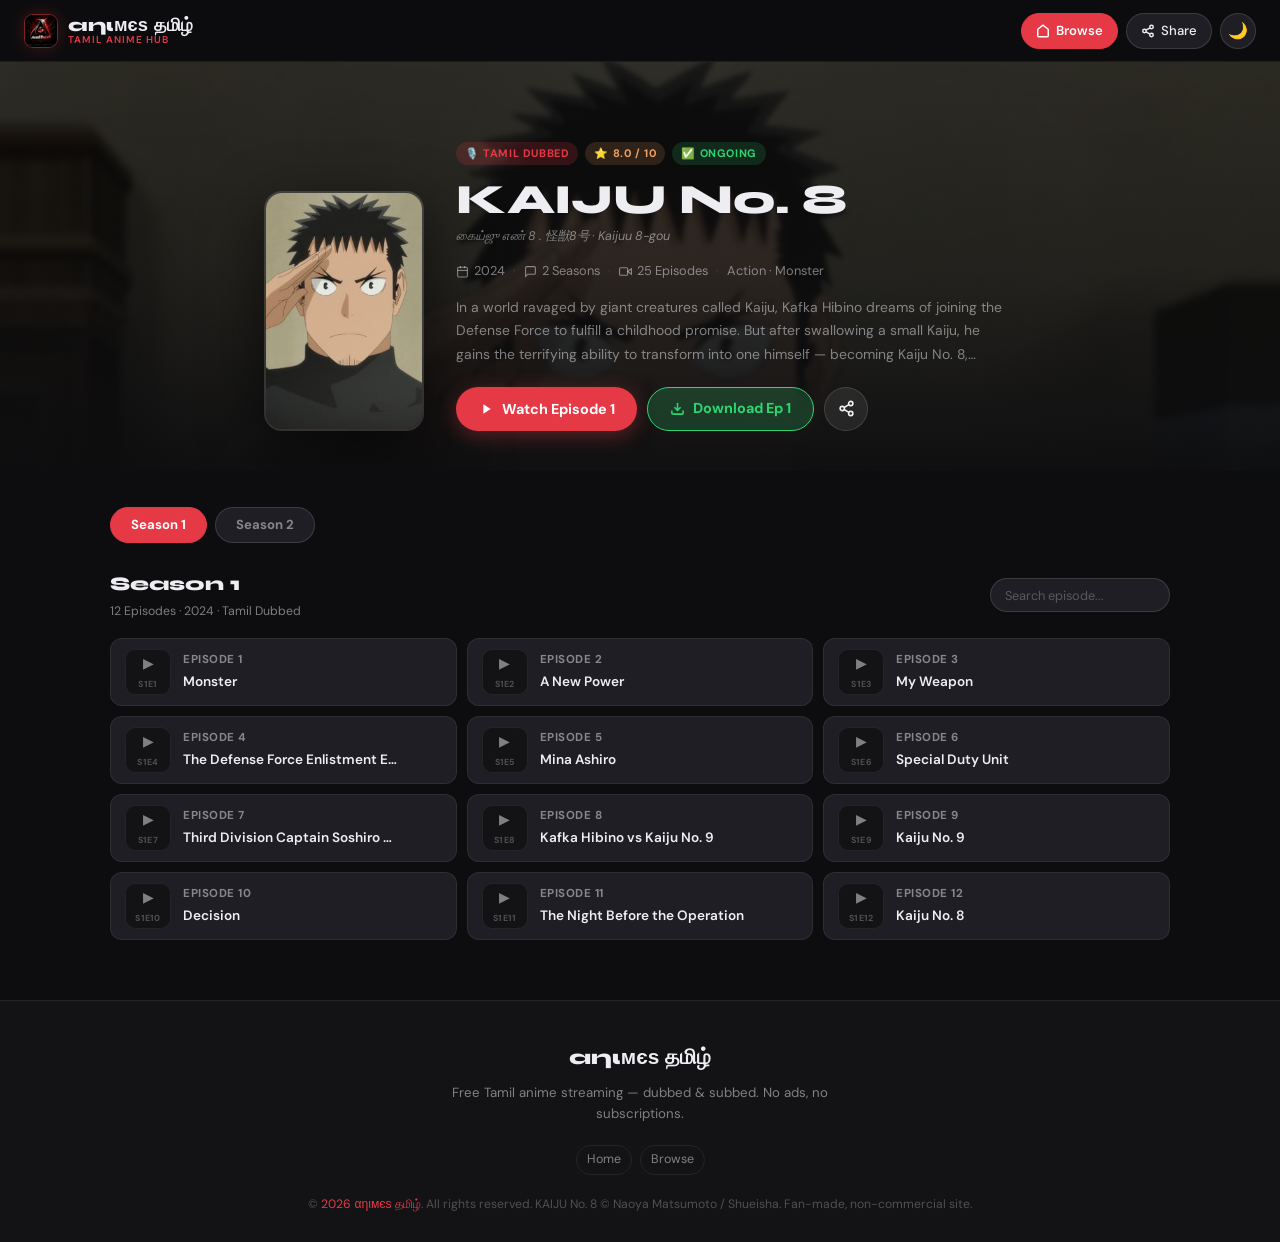
<file: KAIJU-No-8.html>
<!DOCTYPE html>
<html lang="en" data-theme="dark">
<head>
  <meta charset="UTF-8" />
  <meta name="viewport" content="width=device-width, initial-scale=1.0" />
  <meta name="google-site-verification" content="Bs-zn-4_h5NOEnhNXeSkznOBG7yhEcJbRddoLscS0Bg" />

  <link rel="canonical" href="https://ani-tamil.me/" />
  <meta name="robots" content="index, follow">
  <link rel="icon" type="image/png" href="ani-tamil-logo-nav.jpg">
  <!-- Google tag (gtag.js) -->
  <script async src="https://www.googletagmanager.com/gtag/js?id=G-4DX2DXGVDZ"></script>
  <script>
    window.dataLayer = window.dataLayer || [];
    function gtag() { dataLayer.push(arguments); }
    gtag('js', new Date());
    gtag('config', 'G-4DX2DXGVDZ');
  </script>
  <title>Watch Anime in Tamil | Ani Tamil</title>
  <meta name="description"
    content="Watch Tamil dubbed and Tamil subbed anime online. Stream popular anime series including Solo Leveling, Jujutsu Kaisen, Black Clover, Blue Lock and more." />
  <meta property="og:title" content="KAIJU No. 8 Tamil — αηιмєѕ தமிழ்" />
  <meta property="og:description" content="Watch KAIJU No. 8 all 2 seasons in Tamil Dub — free on αηιмєѕ தமிழ்." />
  <meta property="og:image" content="https://ani-tamil.me/kaiju.jpg" />
  <meta name="twitter:card" content="summary_large_image" />
  <link rel="stylesheet" href="style.css" />
  <link rel="stylesheet" href="anime-style.css" />
  <style>
    /* ── Video Player (native <video>) ── */
    .video-wrap { background: #000; position: relative; flex: 1; display: flex; flex-direction: column; }
    .video-player {
      width: 100%; height: 100%;
      background: #000;
      display: block;
      flex: 1;
      min-height: 0;
    }
    /* Controls bar extras */
    .ctrl-download {
      display: flex; align-items: center; gap: 6px;
      height: 36px; padding: 0 14px;
      border-radius: 99px;
      border: 1px solid rgba(255,255,255,0.2);
      background: rgba(255,255,255,0.08);
      color: #fff; font-size: 0.8rem; font-weight: 600;
      text-decoration: none;
      transition: all 0.22s;
    }
    .ctrl-download:hover { background: rgba(46,213,115,0.25); border-color: #2ed573; color: #2ed573; }
    /* Episode card download btn */
    .ep-card { position: relative; }
    .ep-dl-btn {
      position: absolute; right: 10px; top: 50%; transform: translateY(-50%);
      width: 30px; height: 30px; border-radius: 50%;
      background: rgba(46,213,115,0.15);
      border: 1px solid rgba(46,213,115,0.4);
      color: #2ed573;
      display: flex; align-items: center; justify-content: center;
      font-size: 0.75rem; text-decoration: none;
      opacity: 0; transition: opacity 0.2s, background 0.2s;
      z-index: 2;
      flex-shrink: 0;
    }
    .ep-card:hover .ep-dl-btn { opacity: 1; }
    .ep-dl-btn:hover { background: rgba(46,213,115,0.3); }
    /* Mobile: always show download */
    @media (max-width: 768px) { .ep-dl-btn { opacity: 1; } }
    /* No-src badge */
    .ep-no-src { opacity: 0.45; }
    .ep-badge-soon {
      font-size: 0.62rem; font-weight: 700; padding: 2px 7px;
      background: rgba(244,162,97,0.15); color: #f4a261;
      border-radius: 99px; margin-left: 6px; vertical-align: middle;
    }
    /* Video error state */
    .video-error {
      display: none; flex-direction: column; align-items: center; justify-content: center;
      gap: 14px; position: absolute; inset: 0;
      background: #000; color: rgba(255,255,255,0.7); font-size: 0.88rem; text-align: center; padding: 24px;
    }
    .video-error .err-icon { font-size: 2.8rem; }
    .video-error a {
      display: inline-flex; align-items: center; gap: 6px;
      padding: 8px 18px; border-radius: 99px;
      background: #e63946; color: #fff; font-weight: 700; font-size: 0.82rem;
      text-decoration: none; margin-top: 4px;
    }
  </style>
</head>
<body>

<!-- ── Navbar ── -->
<nav class="navbar">
  <a href="index.html" class="nav-brand">
    <img class="nav-logo" src="ani-tamil-logo-nav.jpg" alt="Ani Tamil logo" width="34" height="34" decoding="async" />
    <div class="nav-title">αηιмєѕ தமிழ்<span>Tamil Anime Hub</span></div>
  </a>
  <div class="nav-spacer"></div>
  <div class="nav-actions">
    <a href="home.html" class="nav-btn home-btn">
      <svg width="14" height="14" viewBox="0 0 24 24" fill="none" stroke="currentColor" stroke-width="2.5"><path d="M3 9l9-7 9 7v11a2 2 0 0 1-2 2H5a2 2 0 0 1-2-2z"/></svg>
      <span>Browse</span>
    </a>
    <button class="nav-btn" id="openShareNav">
      <svg width="14" height="14" viewBox="0 0 24 24" fill="none" stroke="currentColor" stroke-width="2.5"><circle cx="18" cy="5" r="3"/><circle cx="6" cy="12" r="3"/><circle cx="18" cy="19" r="3"/><line x1="8.59" y1="13.51" x2="15.42" y2="17.49"/><line x1="15.41" y1="6.51" x2="8.59" y2="10.49"/></svg>
      <span>Share</span>
    </button>
    <button class="theme-toggle" id="themeToggle" aria-label="Toggle theme">🌙</button>
  </div>
</nav>

<!-- ── Anime Hero ── -->
<div class="anime-hero">
  <div class="anime-hero-bg">
    <img src="kaiju.jpg" alt="" aria-hidden="true" onerror="this.style.display='none'" class="anime-hero-backdrop"/>
    <div class="anime-hero-overlay"></div>
  </div>
  <div class="container anime-hero-content">
    <div class="anime-poster-wrap fade-up">
      <img src="kaiju.jpg" alt="KAIJU No. 8 poster" class="anime-poster"
        onerror="this.src='https://placehold.co/240x360/1e1e24/e63946?text=KAIJU+No.+8'"/>
    </div>
    <div class="anime-info fade-up delay-1">
      <div class="anime-badges">
        <span class="badge badge-red">🎙️ Tamil Dubbed</span>
        <span class="badge badge-gold">⭐ 8.0 / 10</span>
        <span class="badge badge-green">✅ Ongoing</span>
      </div>
      <h1 class="anime-title">KAIJU No. 8</h1>
      <p class="anime-native"> கைய்ஜு எண் 8 . 怪獣8号 · Kaijuu 8-gou</p>
      <div class="anime-meta-row">
        <span class="anime-meta-item">
          <svg width="13" height="13" viewBox="0 0 24 24" fill="none" stroke="currentColor" stroke-width="2"><rect x="3" y="4" width="18" height="18" rx="2"/><line x1="16" y1="2" x2="16" y2="6"/><line x1="8" y1="2" x2="8" y2="6"/><line x1="3" y1="10" x2="21" y2="10"/></svg>
          2024
        </span>
        <span class="anime-meta-dot">·</span>
        <span class="anime-meta-item">
          <svg width="13" height="13" viewBox="0 0 24 24" fill="none" stroke="currentColor" stroke-width="2"><path d="M21 15a2 2 0 0 1-2 2H7l-4 4V5a2 2 0 0 1 2-2h14a2 2 0 0 1 2 2z"></path></svg>
          2 Seasons
        </span>
        <span class="anime-meta-dot">·</span>
        <span class="anime-meta-item">
          <svg width="13" height="13" viewBox="0 0 24 24" fill="none" stroke="currentColor" stroke-width="2"><polygon points="23 7 16 12 23 17 23 7"/><rect x="1" y="5" width="15" height="14" rx="2"/></svg>
          25 Episodes
        </span>
        <span class="anime-meta-dot">·</span>
        <span class="anime-meta-item">Action · Monster</span>
      </div>
      <p class="anime-desc">
        In a world ravaged by giant creatures called Kaiju, Kafka Hibino dreams of joining the Defense Force
        to fulfill a childhood promise. But after swallowing a small Kaiju, he gains the terrifying ability
        to transform into one himself — becoming Kaiju No. 8, humanity's most mysterious threat and secret weapon.
      </p>
      <div class="anime-action-row">
        <button class="btn-watch" id="watchFirstBtn">
          <svg width="16" height="16" viewBox="0 0 24 24" fill="currentColor"><path d="M8 5v14l11-7z"/></svg>
          Watch Episode 1
        </button>
        <a class="btn-watch" id="downloadFirstBtn" style="background:rgba(46,213,115,0.2);color:#2ed573;border:1.5px solid #2ed573;box-shadow:none;" href="#" download>
          <svg width="15" height="15" viewBox="0 0 24 24" fill="none" stroke="currentColor" stroke-width="2.5"><path d="M21 15v4a2 2 0 0 1-2 2H5a2 2 0 0 1-2-2v-4"/><polyline points="7 10 12 15 17 10"/><line x1="12" y1="15" x2="12" y2="3"/></svg>
          Download Ep 1
        </a>
        <button class="btn-icon" id="openShareHero" title="Share">
          <svg width="17" height="17" viewBox="0 0 24 24" fill="none" stroke="currentColor" stroke-width="2.3"><circle cx="18" cy="5" r="3"/><circle cx="6" cy="12" r="3"/><circle cx="18" cy="19" r="3"/><line x1="8.59" y1="13.51" x2="15.42" y2="17.49"/><line x1="15.41" y1="6.51" x2="8.59" y2="10.49"/></svg>
        </button>
      </div>
    </div>
  </div>
</div>

<!-- ── Episode Sections ── -->
<main class="anime-main">
  <div class="container">
    <div class="season-switcher" id="seasonSwitcher">
      <button class="season-tab-btn active" data-season="1">Season 1</button>
      <button class="season-tab-btn" data-season="2">Season 2</button>
    </div>

    <!-- Season 1 -->
    <div class="season-panel active" id="season-panel-1">
      <div class="season-panel-header">
        <div>
          <h2 class="season-panel-title">Season 1</h2>
          <p class="season-panel-meta">12 Episodes · 2024 · Tamil Dubbed</p>
        </div>
        <div class="ep-search-wrap">
          <input type="text" class="ep-search" placeholder="Search episode..." id="epSearch1" />
        </div>
      </div>
      <div class="ep-grid" id="epGrid1"></div>
    </div>

    <!-- Season 2 -->
    <div class="season-panel" id="season-panel-2">
      <div class="season-panel-header">
        <div>
          <h2 class="season-panel-title">Season 2</h2>
          <p class="season-panel-meta">13 Episodes · 2025 · Tamil Dubbed</p>
        </div>
        <div class="ep-search-wrap">
          <input type="text" class="ep-search" placeholder="Search episode..." id="epSearch2" />
        </div>
      </div>
      <div class="ep-grid" id="epGrid2"></div>
    </div>
  </div>
</main>

<!-- ── Footer ── -->
<footer>
  <div class="footer-brand">αηιмєѕ தமிழ்</div>
  <p class="footer-desc">Free Tamil anime streaming — dubbed & subbed. No ads, no subscriptions.</p>
  <div class="footer-links">
    <a href="index.html" class="footer-link">Home</a>
    <a href="home.html" class="footer-link">Browse</a>
  </div>
  <div class="footer-copy">
    © <span id="footerYear"></span> <span>αηιмєѕ தமிழ்</span>. All rights reserved.
    KAIJU No. 8 © Naoya Matsumoto / Shueisha. Fan-made, non-commercial site.
  </div>
</footer>

<!-- ── Video Modal ── -->
<div class="video-modal" id="videoModal">
  <div class="video-topbar">
    <button class="video-close" id="videoClose" aria-label="Close">
      <svg width="16" height="16" viewBox="0 0 24 24" fill="none" stroke="currentColor" stroke-width="2.5"><line x1="18" y1="6" x2="6" y2="18"/><line x1="6" y1="6" x2="18" y2="18"/></svg>
    </button>
    <div class="video-ep-info">
      <p class="video-anime-name">KAIJU No. 8 · Tamil Dub</p>
      <p class="video-ep-name" id="videoEpName">Episode 1</p>
    </div>
    <div class="video-ep-counter" id="videoEpCounter">1 / 25</div>
  </div>

  <div class="video-wrap" id="videoWrap">
    <!-- Loading spinner -->
    <div class="video-loading" id="videoLoading">
      <div class="spinner"></div>
      <span>Loading episode...</span>
    </div>
    <!-- Error state -->
    <div class="video-error" id="videoError">
      <div class="err-icon">⚠️</div>
      <p>Could not load this episode.<br/>Make sure the Google Drive file is set to <strong>Anyone with the link</strong>.</p>
      <a id="errOpenDrive" href="#" target="_blank" rel="noopener">Open in Google Drive</a>
    </div>
    <!-- Native video player -->
    <video id="videoPlayer" class="video-player" controls controlsList="nodownload" playsinline preload="none">
      Your browser does not support the video tag.
    </video>
    <!-- Google Drive preview player -->
    <iframe id="videoIframe" class="video-player" style="display:none; border:0;" allow="autoplay; encrypted-media; fullscreen; picture-in-picture" allowfullscreen referrerpolicy="no-referrer-when-downgrade"></iframe>
  </div>

  <div class="video-controls">
    <button class="video-nav-btn" id="btnPrev" disabled>
      <svg width="14" height="14" viewBox="0 0 24 24" fill="currentColor"><path d="M6 6h2v12H6zm3.5 6l8.5 6V6z"/></svg>
      Prev
    </button>
    <div style="display:flex;gap:8px;align-items:center;">
      <a class="ctrl-download" id="btnDownload" href="#" download title="Download this episode">
        <svg width="14" height="14" viewBox="0 0 24 24" fill="none" stroke="currentColor" stroke-width="2.5"><path d="M21 15v4a2 2 0 0 1-2 2H5a2 2 0 0 1-2-2v-4"/><polyline points="7 10 12 15 17 10"/><line x1="12" y1="15" x2="12" y2="3"/></svg>
        Download
      </a>
    </div>
    <button class="video-nav-btn" id="btnNext">
      Next
      <svg width="14" height="14" viewBox="0 0 24 24" fill="currentColor"><path d="M6 18l8.5-6L6 6v12zm2.5-6l5.5 4V8l-5.5 4zm7.5-6v12h2V6h-2z"/></svg>
    </button>
  </div>
</div>

<!-- ── Share Modal ── -->
<div class="modal-overlay" id="shareModal" role="dialog">
  <div class="share-sheet">
    <div class="share-handle"></div>
    <p class="share-title">Share KAIJU No. 8</p>
    <div class="share-grid">
      <button class="share-btn" onclick="shareWhatsApp()"><span class="share-icon">💬</span>WhatsApp</button>
      <button class="share-btn" onclick="shareTelegram()"><span class="share-icon">✈️</span>Telegram</button>
      <button class="share-btn" onclick="shareTwitter()"><span class="share-icon">🐦</span>Twitter</button>
      <button class="share-btn" onclick="shareFacebook()"><span class="share-icon">👍</span>Facebook</button>
      <button class="share-btn" onclick="shareReddit()"><span class="share-icon">🤖</span>Reddit</button>
      <button class="share-btn" onclick="shareEmail()"><span class="share-icon">📧</span>Email</button>
      <button class="share-btn" onclick="shareNative()"><span class="share-icon">📤</span>More</button>
      <button class="share-btn" onclick="copyLink()"><span class="share-icon">🔗</span>Copy</button>
    </div>
    <div class="share-copy-row">
      <span class="share-copy-url">https://ani-tamil.me/KAIJU-No-8.html</span>
      <button class="share-copy-btn" onclick="copyLink()">Copy Link</button>
    </div>
  </div>
</div>

<!-- ── Toast ── -->
<div class="toast" id="toast"></div>

<script>
/* ================================================================
   SOLO LEVELING — Episode Data
   Each episode has:
     label : display label
     title : episode title
     id    : Google Drive FILE ID (just the ID, not full URL)
   URLs are generated automatically:
     Stream  → https://drive.google.com/file/d/ID/preview
     Download→ https://drive.google.com/uc?export=download&id=ID
   Episodes without an id show as "Coming Soon"
   ================================================================ */
const SEASONS = {
  1: [
    { label: 'Episode 1',  title: "Monster",                             id: '1SQdU7-oCjSGLFqxkZANO0QhpoNAV9YgE' },
    { label: 'Episode 2',  title: "A New Power",                         id: '1AiJyP5e0lGzCdveKJANcaAacdsuz4F0U' },
    { label: 'Episode 3',  title: "My Weapon",                           id: '1WdiFEGpwizD7wDjZjt7rnzREuLumoF-i' },
    { label: 'Episode 4',  title: "The Defense Force Enlistment Exam",   id: '1AF6O7GTA9ttpLWpga0gR55N4MdbBby6Y' },
    { label: 'Episode 5',  title: "Mina Ashiro",                         id: '19pe0JMTkcV5Bb19sNi2VdXmlYxR1gHTg' },
    { label: 'Episode 6',  title: "Special Duty Unit",                   id: '1limCV2f8l2_ECAoMO6LC5fGmfbgedNvI' },
    { label: 'Episode 7',  title: "Third Division Captain Soshiro Hoshina", id: '1BjPE_yOk-2pZ2Du8xMZqgPV9u1ASdBk8' },
    { label: 'Episode 8',  title: "Kafka Hibino vs Kaiju No. 9",         id: '1JniJvbwnMB0hEHzY-ZooGaarotGws-XD' },
    { label: 'Episode 9',  title: "Kaiju No. 9",                         id: '1fU2gdIStXYEc4p6Y4PtfD4sD3LUKmFfW' },
    { label: 'Episode 10', title: "Decision",                            id: '1lRM6pbUOtl-v7Q9JCP6Pn5aZWEJYjzUx' },
    { label: 'Episode 11', title: "The Night Before the Operation",       id: '1fiXD_qAjBJxOSn0_fxzmwAqKCjcs7yIe' },
    { label: 'Episode 12', title: "Kaiju No. 8",                         id: '1Tqrv_4XatYiVEfs4qao7fUjvBAAsjjIZ' },
  ],
  2: [
    { label: 'Episode 1',  title: "The Decisive Battle Begins",          id: '1znbxvIP1hoGRyDwV2jNrUj3cH_fx7iuu' },
    { label: 'Episode 2',  title: "No. 9's True Form",                   id: '12D67fnZ-H-cbiB_-4JlH3cvbWhJkbgcx' },
    { label: 'Episode 3',  title: "The Weapons of the First Division",   id: '1BUID7u8oYgFwNz4wYTPb_uZlmWjBZv5q' },
    { label: 'Episode 4',  title: "Hibino's Choice",                     id: '16yu-UHvPe5kLOply-SynJePtzBcuK2RV' },
    { label: 'Episode 5',  title: "No. 10",                              id: '1Yp0bkWqr4riLqWOP73AGlzs_lEQ7rMTx' },
    { label: 'Episode 6',  title: "The Price of Power",                  id: '1rGhYqCgDulSk4XWcwmF-eZlkwNXiDSWg' },
    { label: 'Episode 7',  title: "Kaiju Soldiers",                      id: '1E56oLAn6gUy69ES_MkmWCF2Xx9VzHD2l' },
    { label: 'Episode 8',  title: "Trust",                               id: '1gbk4k4xwP0yTH95IcqeEutiokL0TCxcn' },
    { label: 'Episode 9',  title: "Reno Ichikawa",                       id: '1TRGd2m-nDobiX_AE9lVw3N0z_t7i7_mr' },
    { label: 'Episode 10', title: "Beyond the Limit",                    id: '13cz3KO6BpP1HjCFHF7HPWCiSVUfnwf8i' },
    { label: 'Episode 11', title: "The Final Stand",                     id: '1t827GGpX-c50K2Wy33tCYyUGBKGUjjkw' },
  ],
};

/* ── URL helpers ── */
function streamUrl(id)   { return `https://drive.google.com/file/d/${id}/preview`; }
function downloadUrl(id) { return `https://drive.google.com/uc?export=download&id=${id}`; }
function driveUrl(id)    { return `https://drive.google.com/file/d/${id}/view`; }

/* ── Build flat playlist (only episodes WITH an id) ── */
let playlist = [];
Object.entries(SEASONS).forEach(([s, eps]) => {
  eps.forEach((ep, i) => {
    playlist.push({ ...ep, season: +s, epNum: i + 1, globalIndex: playlist.length });
  });
});

/* Playable episodes only (has id) */
const playable = playlist.filter(e => e.id);

let currentIndex = 0; // index in playlist[]

/* ── Render episode cards ── */
function renderEpisodes(season, filter = '') {
  const grid = document.getElementById(`epGrid${season}`);
  const eps  = SEASONS[season];
  const q    = filter.toLowerCase();
  grid.innerHTML = '';

  eps.forEach((ep, i) => {
    if (q && !ep.label.toLowerCase().includes(q) && !ep.title.toLowerCase().includes(q)) return;

    const globalIdx = playlist.findIndex(p => p.season === season && p.epNum === i + 1);
    const hasVideo  = !!ep.id;

    const card = document.createElement('div');
    card.className = 'ep-card' + (hasVideo ? '' : ' ep-no-src');
    card.dataset.index = globalIdx;

    card.innerHTML = `
      <div class="ep-thumb">
        <div class="ep-play-icon">${hasVideo ? '▶' : '🕐'}</div>
        <span class="ep-num">S${season}E${i+1}</span>
      </div>
      <div class="ep-info" style="padding-right:${hasVideo ? '44px' : '8px'}">
        <p class="ep-label">${ep.label}${!hasVideo ? '<span class="ep-badge-soon">Soon</span>' : ''}</p>
        <p class="ep-title">${ep.title}</p>
      </div>
      ${hasVideo ? `<a class="ep-dl-btn" href="${downloadUrl(ep.id)}" data-drive-id="${ep.id}" download
        title="Download ${ep.label}" onclick="event.stopPropagation()">
        <svg width="13" height="13" viewBox="0 0 24 24" fill="none" stroke="currentColor" stroke-width="2.5">
          <path d="M21 15v4a2 2 0 0 1-2 2H5a2 2 0 0 1-2-2v-4"/>
          <polyline points="7 10 12 15 17 10"/><line x1="12" y1="15" x2="12" y2="3"/>
        </svg></a>` : ''}`;

    if (hasVideo) {
      card.style.cursor = 'pointer';
      card.addEventListener('click', () => openPlayer(globalIdx));
    }

    grid.appendChild(card);
  });
}

renderEpisodes(1);
renderEpisodes(2);

/* ── Set download link on hero button ── */
const firstEp = SEASONS[1][0];
if (firstEp.id) {
  document.getElementById('downloadFirstBtn').href = downloadUrl(firstEp.id);
  document.getElementById('downloadFirstBtn').dataset.driveId = firstEp.id;
}

/* ── Season tabs ── */
let activeSeason = 1;
document.getElementById('seasonSwitcher').addEventListener('click', e => {
  const btn = e.target.closest('.season-tab-btn');
  if (!btn) return;
  const s = +btn.dataset.season;
  if (s === activeSeason) return;
  activeSeason = s;
  document.querySelectorAll('.season-tab-btn').forEach(b => b.classList.toggle('active', +b.dataset.season === s));
  document.querySelectorAll('.season-panel').forEach(p => p.classList.toggle('active', p.id === `season-panel-${s}`));
});

/* ── Episode search ── */
document.getElementById('epSearch1').addEventListener('input', e => renderEpisodes(1, e.target.value));
document.getElementById('epSearch2').addEventListener('input', e => renderEpisodes(2, e.target.value));

/* ── Video Player ── */
const videoModal   = document.getElementById('videoModal');
const videoPlayer  = document.getElementById('videoPlayer');
const videoIframe  = document.getElementById('videoIframe');
const videoWrap    = document.getElementById('videoWrap');
const videoLoading = document.getElementById('videoLoading');
const videoError   = document.getElementById('videoError');
const videoEpName  = document.getElementById('videoEpName');
const videoEpCtr   = document.getElementById('videoEpCounter');
const btnPrev      = document.getElementById('btnPrev');
const btnNext      = document.getElementById('btnNext');
const btnDownload  = document.getElementById('btnDownload');
const errOpenDrive = document.getElementById('errOpenDrive');

function openPlayer(globalIdx) {
  const ep = playlist[globalIdx];
  if (!ep || !ep.id) return;
  currentIndex = globalIdx;
  videoModal.classList.add('open');
  document.body.style.overflow = 'hidden';
  loadEpisode(ep);
  updateControls();
}

function loadEpisodeLegacy(ep) {
  // Reset states
  videoLoading.style.display = 'flex';
  videoError.style.display   = 'none';
  // hide both players initially
  videoPlayer.style.display  = 'none';
  videoIframe.style.display  = 'none';
  try { videoPlayer.pause(); } catch(e){}
  try { videoPlayer.removeAttribute('src'); videoPlayer.load(); } catch(e){}

  // Update labels
  videoEpName.textContent = `S${ep.season} · ${ep.label} — ${ep.title}`;
  videoEpCtr.textContent  = `${ep.globalIndex + 1} / ${playlist.length}`;

  // Set download link (direct download, no redirect)
  btnDownload.href         = downloadUrl(ep.id);
  btnDownload.dataset.driveId = ep.id;
  btnDownload.setAttribute('download', `KAIJU-No-8-S${ep.season}-${ep.label}.mp4`);
  errOpenDrive.href        = driveUrl(ep.id);

  // First try: use direct download URL (may stream if Drive serves correct media headers)
  const src = downloadUrl(ep.id);
  videoPlayer.src = src;
  videoPlayer.style.display = 'block';

  // If native video can play, hide loader. If it errors, fallback to Drive preview iframe.
  videoPlayer.oncanplay = () => {
    videoLoading.style.display = 'none';
    videoError.style.display   = 'none';
  };

  videoPlayer.onerror = () => {
    // Native playback failed — try Drive preview in an iframe
    videoLoading.style.display = 'none';
    videoPlayer.style.display  = 'none';
    const iframeSrc = streamUrl(ep.id);
    videoIframe.src = iframeSrc;
    videoIframe.style.display = 'block';
    // If iframe doesn't load within a short time, show error message
    let iframeTimeout = setTimeout(() => {
      if (videoIframe.style.display === 'block') {
        videoIframe.style.display = 'none';
        videoError.style.display = 'flex';
      }
    }, 5000);
    videoIframe.onload = () => { clearTimeout(iframeTimeout); videoError.style.display = 'none'; };
  };

  // Timeout fallback if canplay never fires (Drive sometimes slow)
  let fallback = setTimeout(() => {
    if (videoLoading.style.display !== 'none') {
      // Still loading — hide spinner, let video handle itself
      videoLoading.style.display = 'none';
      videoPlayer.style.display  = 'block';
    }
  }, 5000);

  videoPlayer.addEventListener('canplay', () => clearTimeout(fallback), { once: true });

  // Highlight active episode card
  document.querySelectorAll('.ep-card').forEach(c => {
    c.classList.toggle('playing', +c.dataset.index === currentIndex);
  });
}

function loadEpisode(ep) {
  videoLoading.style.display = 'flex';
  videoError.style.display   = 'none';
  videoPlayer.style.display  = 'none';
  videoIframe.style.display  = 'none';
  try { videoPlayer.pause(); } catch(e){}
  try { videoPlayer.removeAttribute('src'); videoPlayer.load(); } catch(e){}
  try { videoIframe.removeAttribute('src'); } catch(e){}

  videoEpName.textContent = `S${ep.season} - ${ep.label} - ${ep.title}`;
  videoEpCtr.textContent  = `${ep.globalIndex + 1} / ${playlist.length}`;

  btnDownload.href         = downloadUrl(ep.id);
  btnDownload.dataset.driveId = ep.id;
  btnDownload.setAttribute('download', `KAIJU-No-8-S${ep.season}-${ep.label}.mp4`);
  errOpenDrive.href        = driveUrl(ep.id);

  const iframeSrc = streamUrl(ep.id);
  let iframeLoaded = false;
  const iframeTimeout = setTimeout(() => {
    if (!iframeLoaded) {
      videoIframe.style.display = 'none';
      videoError.style.display = 'flex';
    }
  }, 12000);

  videoIframe.onload = () => {
    iframeLoaded = true;
    clearTimeout(iframeTimeout);
    videoLoading.style.display = 'none';
    videoError.style.display   = 'none';
  };

  videoIframe.src = iframeSrc;
  videoIframe.style.display = 'block';

  document.querySelectorAll('.ep-card').forEach(c => {
    c.classList.toggle('playing', +c.dataset.index === currentIndex);
  });
}

function updateControls() {
  // Find adjacent playable episodes
  const prevPlayable = playlist.slice(0, currentIndex).reverse().find(e => e.id);
  const nextPlayable = playlist.slice(currentIndex + 1).find(e => e.id);
  btnPrev.disabled = !prevPlayable;
  btnNext.disabled = !nextPlayable;
}

document.getElementById('videoClose').addEventListener('click', () => {
  videoModal.classList.remove('open');
  document.body.style.overflow = '';
  try { videoPlayer.pause(); } catch(e){}
  try { videoPlayer.removeAttribute('src'); videoPlayer.load(); } catch(e){}
  try { videoIframe.removeAttribute('src'); videoIframe.style.display = 'none'; } catch(e){}
});

btnPrev.addEventListener('click', () => {
  const prev = playlist.slice(0, currentIndex).reverse().find(e => e.id);
  if (prev) { currentIndex = prev.globalIndex; loadEpisode(prev); updateControls(); }
});

btnNext.addEventListener('click', () => {
  const next = playlist.slice(currentIndex + 1).find(e => e.id);
  if (next) { currentIndex = next.globalIndex; loadEpisode(next); updateControls(); }
});

// Keyboard shortcuts
document.addEventListener('keydown', e => {
  if (!videoModal.classList.contains('open')) return;
  if (e.key === 'Escape')      document.getElementById('videoClose').click();
  if (e.key === 'ArrowRight')  btnNext.click();
  if (e.key === 'ArrowLeft')   btnPrev.click();
  if (e.key === ' ')           { e.preventDefault(); if (videoPlayer.style.display !== 'none') { videoPlayer.paused ? videoPlayer.play() : videoPlayer.pause(); } }
});

// Swipe navigation
let touchStartX = 0;
videoModal.addEventListener('touchstart', e => { touchStartX = e.touches[0].clientX; }, {passive:true});
videoModal.addEventListener('touchend', e => {
  const dx = e.changedTouches[0].clientX - touchStartX;
  if (Math.abs(dx) < 70) return;
  if (dx < 0) btnNext.click(); else btnPrev.click();
}, {passive:true});

// Watch Ep 1 button
document.getElementById('watchFirstBtn').addEventListener('click', () => {
  const first = playlist.find(e => e.id);
  if (first) openPlayer(first.globalIndex);
});

/* ── Theme ── */
const root = document.documentElement;
const themeBtn = document.getElementById('themeToggle');
const saved = localStorage.getItem('theme') || 'dark';
root.setAttribute('data-theme', saved);
themeBtn.textContent = saved === 'dark' ? '🌙' : '☀️';
themeBtn.addEventListener('click', () => {
  const next = root.getAttribute('data-theme') === 'dark' ? 'light' : 'dark';
  root.setAttribute('data-theme', next);
  themeBtn.textContent = next === 'dark' ? '🌙' : '☀️';
  localStorage.setItem('theme', next);
});

document.getElementById('footerYear').textContent = new Date().getFullYear();

/* ── Share ── */
const SITE_URL  = 'https://ani-tamil.me/KAIJU-No-8.html';
const SITE_TEXT = '🎌 Watch KAIJU No. 8 in Tamil — Free on αηιмєѕ தமிழ்!';
const shareModal = document.getElementById('shareModal');

function openShareModal() { shareModal.classList.add('open'); document.body.style.overflow = 'hidden'; }
function closeShareModal() { shareModal.classList.remove('open'); document.body.style.overflow = ''; }

['openShareNav','openShareHero'].forEach(id => {
  const el = document.getElementById(id);
  if (el) el.addEventListener('click', openShareModal);
});
shareModal.addEventListener('click', e => { if (e.target === shareModal) closeShareModal(); });

function shareWhatsApp()  { window.open(`https://wa.me/?text=${encodeURIComponent(SITE_TEXT+' '+SITE_URL)}`,'_blank'); }
function shareTelegram()  { window.open(`https://t.me/share/url?url=${encodeURIComponent(SITE_URL)}&text=${encodeURIComponent(SITE_TEXT)}`,'_blank'); }
function shareTwitter()   { window.open(`https://twitter.com/intent/tweet?text=${encodeURIComponent(SITE_TEXT)}&url=${encodeURIComponent(SITE_URL)}`,'_blank'); }
function shareFacebook()  { window.open(`https://www.facebook.com/sharer/sharer.php?u=${encodeURIComponent(SITE_URL)}`,'_blank'); }
function shareReddit()    { window.open(`https://reddit.com/submit?url=${encodeURIComponent(SITE_URL)}&title=${encodeURIComponent(SITE_TEXT)}`,'_blank'); }
function shareEmail()     { window.open(`mailto:?subject=${encodeURIComponent('KAIJU No. 8 Tamil')}&body=${encodeURIComponent(SITE_TEXT+'\n\n'+SITE_URL)}`); }
function shareNative()    { if(navigator.share) navigator.share({title:'KAIJU No. 8 Tamil',text:SITE_TEXT,url:SITE_URL}); else copyLink(); }
function copyLink()       { navigator.clipboard.writeText(SITE_URL).then(()=>showToast('Link copied! 🔗')); }

const toastEl = document.getElementById('toast');
let toastTimer;
function showToast(msg) {
  toastEl.textContent = msg;
  toastEl.classList.add('show');
  clearTimeout(toastTimer);
  toastTimer = setTimeout(() => toastEl.classList.remove('show'), 2400);
}

// ── Download handler: try fetch -> blob to avoid redirect, fallback to opening Drive link ──
async function downloadDriveById(id, filename) {
  const url = downloadUrl(id);
  showToast('Preparing download...');
  try {
    const resp = await fetch(url);
    if (!resp.ok) throw new Error('Network error');
    const blob = await resp.blob();
    const a = document.createElement('a');
    const objUrl = URL.createObjectURL(blob);
    a.href = objUrl;
    a.download = filename || `KAIJU-No-8-${id}.mp4`;
    document.body.appendChild(a);
    a.click();
    a.remove();
    URL.revokeObjectURL(objUrl);
    showToast('Download started');
  } catch (err) {
    // Fallback: open Drive download link (may show Drive UI if CORS blocks fetch)
    window.open(url, '_blank', 'noopener');
  }
}

// Delegate clicks for any download buttons/links and route through fetch download
document.addEventListener('click', e => {
  const dl = e.target.closest('.ep-dl-btn, .ctrl-download, #downloadFirstBtn');
  if (!dl) return;
  e.preventDefault();
  e.stopPropagation();
  const id = dl.dataset.driveId || (new URL(dl.href, location.href).searchParams.get('id'));
  const filename = dl.getAttribute('download') || `${document.title.replace(/\s+/g,'-')}-${id}.mp4`;
  if (!id) { showToast('File not available'); return; }
  downloadDriveById(id, filename);
});
</script>
</body>
</html>
</file>
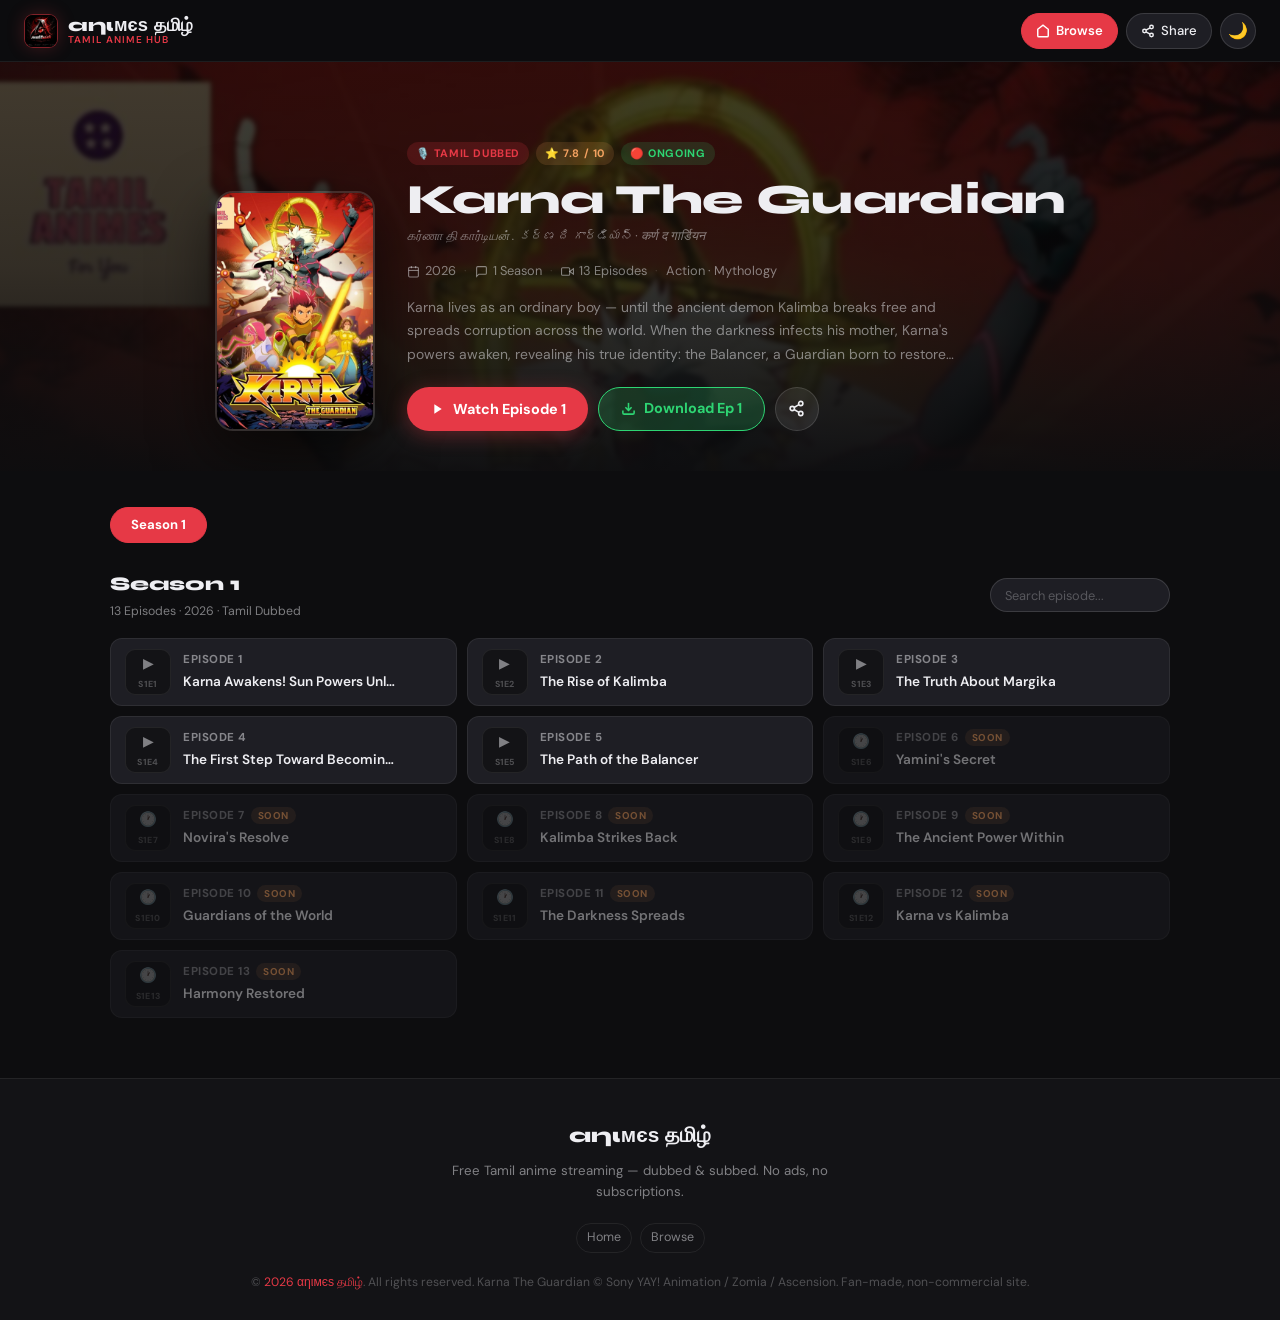
<file: KARNA-THE-GUARDIAN.html>
<!DOCTYPE html>
<html lang="en" data-theme="dark">
<head>
  <meta charset="UTF-8" />
  <meta name="viewport" content="width=device-width, initial-scale=1.0" />
  <meta name="google-site-verification" content="Bs-zn-4_h5NOEnhNXeSkznOBG7yhEcJbRddoLscS0Bg" />

  <link rel="canonical" href="https://ani-tamil.me/" />
  <meta name="robots" content="index, follow">
  <link rel="icon" type="image/png" href="ani-tamil-logo-nav.jpg">
  <!-- Google tag (gtag.js) -->
  <script async src="https://www.googletagmanager.com/gtag/js?id=G-4DX2DXGVDZ"></script>
  <script>
    window.dataLayer = window.dataLayer || [];
    function gtag() { dataLayer.push(arguments); }
    gtag('js', new Date());
    gtag('config', 'G-4DX2DXGVDZ');
  </script>
  <title>Watch Anime in Tamil | Ani Tamil</title>
  <meta name="description"
    content="Watch Tamil dubbed and Tamil subbed anime online. Stream popular anime series including Solo Leveling, Jujutsu Kaisen, Black Clover, Blue Lock and more." />
  <meta property="og:title" content="Karna The Guardian Tamil — αηιмєѕ தமிழ்" />
  <meta property="og:description" content="Watch Karna The Guardian Season 1 in Tamil Dub — free on αηιмєѕ தமிழ்." />
  <meta property="og:image" content="https://ani-tamil.me/karna.jpg" />
  <meta name="twitter:card" content="summary_large_image" />
  <link rel="stylesheet" href="style.css" />
  <link rel="stylesheet" href="anime-style.css" />
  <style>
    /* ── Video Player (native <video>) ── */
    .video-wrap { background: #000; position: relative; flex: 1; display: flex; flex-direction: column; }
    .video-player {
      width: 100%; height: 100%;
      background: #000;
      display: block;
      flex: 1;
      min-height: 0;
    }
    /* Controls bar extras */
    .ctrl-download {
      display: flex; align-items: center; gap: 6px;
      height: 36px; padding: 0 14px;
      border-radius: 99px;
      border: 1px solid rgba(255,255,255,0.2);
      background: rgba(255,255,255,0.08);
      color: #fff; font-size: 0.8rem; font-weight: 600;
      text-decoration: none;
      transition: all 0.22s;
    }
    .ctrl-download:hover { background: rgba(46,213,115,0.25); border-color: #2ed573; color: #2ed573; }
    /* Episode card download btn */
    .ep-card { position: relative; }
    .ep-dl-btn {
      position: absolute; right: 10px; top: 50%; transform: translateY(-50%);
      width: 30px; height: 30px; border-radius: 50%;
      background: rgba(46,213,115,0.15);
      border: 1px solid rgba(46,213,115,0.4);
      color: #2ed573;
      display: flex; align-items: center; justify-content: center;
      font-size: 0.75rem; text-decoration: none;
      opacity: 0; transition: opacity 0.2s, background 0.2s;
      z-index: 2;
      flex-shrink: 0;
    }
    .ep-card:hover .ep-dl-btn { opacity: 1; }
    .ep-dl-btn:hover { background: rgba(46,213,115,0.3); }
    /* Mobile: always show download */
    @media (max-width: 768px) { .ep-dl-btn { opacity: 1; } }
    /* No-src badge */
    .ep-no-src { opacity: 0.45; }
    .ep-badge-soon {
      font-size: 0.62rem; font-weight: 700; padding: 2px 7px;
      background: rgba(244,162,97,0.15); color: #f4a261;
      border-radius: 99px; margin-left: 6px; vertical-align: middle;
    }
    /* Video error state */
    .video-error {
      display: none; flex-direction: column; align-items: center; justify-content: center;
      gap: 14px; position: absolute; inset: 0;
      background: #000; color: rgba(255,255,255,0.7); font-size: 0.88rem; text-align: center; padding: 24px;
    }
    .video-error .err-icon { font-size: 2.8rem; }
    .video-error a {
      display: inline-flex; align-items: center; gap: 6px;
      padding: 8px 18px; border-radius: 99px;
      background: #e63946; color: #fff; font-weight: 700; font-size: 0.82rem;
      text-decoration: none; margin-top: 4px;
    }
  </style>
</head>
<body>

<!-- ── Navbar ── -->
<nav class="navbar">
  <a href="index.html" class="nav-brand">
    <img class="nav-logo" src="ani-tamil-logo-nav.jpg" alt="Ani Tamil logo" width="34" height="34" decoding="async" />
    <div class="nav-title">αηιмєѕ தமிழ்<span>Tamil Anime Hub</span></div>
  </a>
  <div class="nav-spacer"></div>
  <div class="nav-actions">
    <a href="home.html" class="nav-btn home-btn">
      <svg width="14" height="14" viewBox="0 0 24 24" fill="none" stroke="currentColor" stroke-width="2.5"><path d="M3 9l9-7 9 7v11a2 2 0 0 1-2 2H5a2 2 0 0 1-2-2z"/></svg>
      <span>Browse</span>
    </a>
    <button class="nav-btn" id="openShareNav">
      <svg width="14" height="14" viewBox="0 0 24 24" fill="none" stroke="currentColor" stroke-width="2.5"><circle cx="18" cy="5" r="3"/><circle cx="6" cy="12" r="3"/><circle cx="18" cy="19" r="3"/><line x1="8.59" y1="13.51" x2="15.42" y2="17.49"/><line x1="15.41" y1="6.51" x2="8.59" y2="10.49"/></svg>
      <span>Share</span>
    </button>
    <button class="theme-toggle" id="themeToggle" aria-label="Toggle theme">🌙</button>
  </div>
</nav>

<!-- ── Anime Hero ── -->
<div class="anime-hero">
  <div class="anime-hero-bg">
    <img src="karna.jpg" alt="" aria-hidden="true" onerror="this.style.display='none'" class="anime-hero-backdrop"/>
    <div class="anime-hero-overlay"></div>
  </div>
  <div class="container anime-hero-content">
    <div class="anime-poster-wrap fade-up">
      <img src="karna.jpg" alt="Karna The Guardian poster" class="anime-poster"
        onerror="this.src='https://placehold.co/240x360/1e1e24/e63946?text=Karna+The+Guardian'"/>
    </div>
    <div class="anime-info fade-up delay-1">
      <div class="anime-badges">
        <span class="badge badge-red">🎙️ Tamil Dubbed</span>
        <span class="badge badge-gold">⭐ 7.8 / 10</span>
        <span class="badge badge-green">🔴 Ongoing</span>
      </div>
      <h1 class="anime-title">Karna The Guardian</h1>
      <p class="anime-native"> கர்ணா தி கார்டியன் . కర్ణ ది గార్డియన్ · कर्ण द गार्डियन</p>
      <div class="anime-meta-row">
        <span class="anime-meta-item">
          <svg width="13" height="13" viewBox="0 0 24 24" fill="none" stroke="currentColor" stroke-width="2"><rect x="3" y="4" width="18" height="18" rx="2"/><line x1="16" y1="2" x2="16" y2="6"/><line x1="8" y1="2" x2="8" y2="6"/><line x1="3" y1="10" x2="21" y2="10"/></svg>
          2026
        </span>
        <span class="anime-meta-dot">·</span>
        <span class="anime-meta-item">
          <svg width="13" height="13" viewBox="0 0 24 24" fill="none" stroke="currentColor" stroke-width="2"><path d="M21 15a2 2 0 0 1-2 2H7l-4 4V5a2 2 0 0 1 2-2h14a2 2 0 0 1 2 2z"></path></svg>
          1 Season
        </span>
        <span class="anime-meta-dot">·</span>
        <span class="anime-meta-item">
          <svg width="13" height="13" viewBox="0 0 24 24" fill="none" stroke="currentColor" stroke-width="2"><polygon points="23 7 16 12 23 17 23 7"/><rect x="1" y="5" width="15" height="14" rx="2"/></svg>
          13 Episodes
        </span>
        <span class="anime-meta-dot">·</span>
        <span class="anime-meta-item">Action · Mythology</span>
      </div>
      <p class="anime-desc">
        Karna lives as an ordinary boy — until the ancient demon Kalimba breaks free and spreads corruption
        across the world. When the darkness infects his mother, Karna's powers awaken, revealing his true
        identity: the Balancer, a Guardian born to restore harmony to the world. A Japanese-Indian co-production
        reimagining the legendary warrior Karna from the Mahabharata through an anime lens.
      </p>
      <div class="anime-action-row">
        <button class="btn-watch" id="watchFirstBtn">
          <svg width="16" height="16" viewBox="0 0 24 24" fill="currentColor"><path d="M8 5v14l11-7z"/></svg>
          Watch Episode 1
        </button>
        <a class="btn-watch" id="downloadFirstBtn" style="background:rgba(46,213,115,0.2);color:#2ed573;border:1.5px solid #2ed573;box-shadow:none;" href="#" download>
          <svg width="15" height="15" viewBox="0 0 24 24" fill="none" stroke="currentColor" stroke-width="2.5"><path d="M21 15v4a2 2 0 0 1-2 2H5a2 2 0 0 1-2-2v-4"/><polyline points="7 10 12 15 17 10"/><line x1="12" y1="15" x2="12" y2="3"/></svg>
          Download Ep 1
        </a>
        <button class="btn-icon" id="openShareHero" title="Share">
          <svg width="17" height="17" viewBox="0 0 24 24" fill="none" stroke="currentColor" stroke-width="2.3"><circle cx="18" cy="5" r="3"/><circle cx="6" cy="12" r="3"/><circle cx="18" cy="19" r="3"/><line x1="8.59" y1="13.51" x2="15.42" y2="17.49"/><line x1="15.41" y1="6.51" x2="8.59" y2="10.49"/></svg>
        </button>
      </div>
    </div>
  </div>
</div>

<!-- ── Episode Sections ── -->
<main class="anime-main">
  <div class="container">
    <div class="season-switcher" id="seasonSwitcher">
      <button class="season-tab-btn active" data-season="1">Season 1</button>
    </div>

    <!-- Season 1 -->
    <div class="season-panel active" id="season-panel-1">
      <div class="season-panel-header">
        <div>
          <h2 class="season-panel-title">Season 1</h2>
          <p class="season-panel-meta">13 Episodes · 2026 · Tamil Dubbed</p>
        </div>
        <div class="ep-search-wrap">
          <input type="text" class="ep-search" placeholder="Search episode..." id="epSearch1" />
        </div>
      </div>
      <div class="ep-grid" id="epGrid1"></div>
    </div>

  </div>
</main>

<!-- ── Footer ── -->
<footer>
  <div class="footer-brand">αηιмєѕ தமிழ்</div>
  <p class="footer-desc">Free Tamil anime streaming — dubbed & subbed. No ads, no subscriptions.</p>
  <div class="footer-links">
    <a href="index.html" class="footer-link">Home</a>
    <a href="home.html" class="footer-link">Browse</a>
  </div>
  <div class="footer-copy">
    © <span id="footerYear"></span> <span>αηιмєѕ தமிழ்</span>. All rights reserved.
    Karna The Guardian © Sony YAY! Animation / Zomia / Ascension. Fan-made, non-commercial site.
  </div>
</footer>

<!-- ── Video Modal ── -->
<div class="video-modal" id="videoModal">
  <div class="video-topbar">
    <button class="video-close" id="videoClose" aria-label="Close">
      <svg width="16" height="16" viewBox="0 0 24 24" fill="none" stroke="currentColor" stroke-width="2.5"><line x1="18" y1="6" x2="6" y2="18"/><line x1="6" y1="6" x2="18" y2="18"/></svg>
    </button>
    <div class="video-ep-info">
      <p class="video-anime-name">Karna The Guardian · Tamil Dub</p>
      <p class="video-ep-name" id="videoEpName">Episode 1</p>
    </div>
    <div class="video-ep-counter" id="videoEpCounter">1 / 13</div>
  </div>

  <div class="video-wrap" id="videoWrap">
    <!-- Loading spinner -->
    <div class="video-loading" id="videoLoading">
      <div class="spinner"></div>
      <span>Loading episode...</span>
    </div>
    <!-- Error state -->
    <div class="video-error" id="videoError">
      <div class="err-icon">⚠️</div>
      <p>Could not load this episode.<br/>Make sure the Google Drive file is set to <strong>Anyone with the link</strong>.</p>
      <a id="errOpenDrive" href="#" target="_blank" rel="noopener">Open in Google Drive</a>
    </div>
    <!-- Native video player -->
    <video id="videoPlayer" class="video-player" controls controlsList="nodownload" playsinline preload="none">
      Your browser does not support the video tag.
    </video>
    <!-- Google Drive preview player -->
    <iframe id="videoIframe" class="video-player" style="display:none; border:0;" allow="autoplay; encrypted-media; fullscreen; picture-in-picture" allowfullscreen referrerpolicy="no-referrer-when-downgrade"></iframe>
  </div>

  <div class="video-controls">
    <button class="video-nav-btn" id="btnPrev" disabled>
      <svg width="14" height="14" viewBox="0 0 24 24" fill="currentColor"><path d="M6 6h2v12H6zm3.5 6l8.5 6V6z"/></svg>
      Prev
    </button>
    <div style="display:flex;gap:8px;align-items:center;">
      <a class="ctrl-download" id="btnDownload" href="#" download title="Download this episode">
        <svg width="14" height="14" viewBox="0 0 24 24" fill="none" stroke="currentColor" stroke-width="2.5"><path d="M21 15v4a2 2 0 0 1-2 2H5a2 2 0 0 1-2-2v-4"/><polyline points="7 10 12 15 17 10"/><line x1="12" y1="15" x2="12" y2="3"/></svg>
        Download
      </a>
    </div>
    <button class="video-nav-btn" id="btnNext">
      Next
      <svg width="14" height="14" viewBox="0 0 24 24" fill="currentColor"><path d="M6 18l8.5-6L6 6v12zm2.5-6l5.5 4V8l-5.5 4zm7.5-6v12h2V6h-2z"/></svg>
    </button>
  </div>
</div>

<!-- ── Share Modal ── -->
<div class="modal-overlay" id="shareModal" role="dialog">
  <div class="share-sheet">
    <div class="share-handle"></div>
    <p class="share-title">Share Karna The Guardian</p>
    <div class="share-grid">
      <button class="share-btn" onclick="shareWhatsApp()"><span class="share-icon">💬</span>WhatsApp</button>
      <button class="share-btn" onclick="shareTelegram()"><span class="share-icon">✈️</span>Telegram</button>
      <button class="share-btn" onclick="shareTwitter()"><span class="share-icon">🐦</span>Twitter</button>
      <button class="share-btn" onclick="shareFacebook()"><span class="share-icon">👍</span>Facebook</button>
      <button class="share-btn" onclick="shareReddit()"><span class="share-icon">🤖</span>Reddit</button>
      <button class="share-btn" onclick="shareEmail()"><span class="share-icon">📧</span>Email</button>
      <button class="share-btn" onclick="shareNative()"><span class="share-icon">📤</span>More</button>
      <button class="share-btn" onclick="copyLink()"><span class="share-icon">🔗</span>Copy</button>
    </div>
    <div class="share-copy-row">
      <span class="share-copy-url">https://ani-tamil.me/KARNA-THE-GUARDIAN.html</span>
      <button class="share-copy-btn" onclick="copyLink()">Copy Link</button>
    </div>
  </div>
</div>

<!-- ── Toast ── -->
<div class="toast" id="toast"></div>

<script>
/* ================================================================
   KARNA THE GUARDIAN — Episode Data
   Each episode has:
     label : display label
     title : episode title
     id    : Google Drive FILE ID (just the ID, not full URL)
   URLs are generated automatically:
     Stream  → https://drive.google.com/file/d/ID/preview
     Download→ https://drive.google.com/uc?export=download&id=ID
   Episodes without an id show as "Coming Soon"
   ================================================================ */
const SEASONS = {
  1: [
    { label: 'Episode 1',  title: "Karna Awakens! Sun Powers Unleashed",      id: '14VWDMgJv_Oa2NGFIN1x99lsaU1XwlvwV' },
    { label: 'Episode 2',  title: "The Rise of Kalimba",                      id: '1E7KXpcQH4Ljt9U_qKDb8MvZS71E1KQOY' },
    { label: 'Episode 3',  title: "The Truth About Margika",                  id: '1XIauTeAMIOAMxnCaLtzLSxamK0ONEI_Y' },
    { label: 'Episode 4',  title: "The First Step Toward Becoming a Hero",    id: '1WplpZNOdfnN0R1-H5dZoBukuPZ6AKECf' },
    { label: 'Episode 5',  title: "The Path of the Balancer",                 id: '1haXdDa9unlj4JlnhyQsjo5c_RndvtxG_' },
    { label: 'Episode 6',  title: "Yamini's Secret",                          id: '' },
    { label: 'Episode 7',  title: "Novira's Resolve",                         id: '' },
    { label: 'Episode 8',  title: "Kalimba Strikes Back",                     id: '' },
    { label: 'Episode 9',  title: "The Ancient Power Within",                 id: '' },
    { label: 'Episode 10', title: "Guardians of the World",                   id: '' },
    { label: 'Episode 11', title: "The Darkness Spreads",                     id: '' },
    { label: 'Episode 12', title: "Karna vs Kalimba",                         id: '' },
    { label: 'Episode 13', title: "Harmony Restored",                         id: '' },
  ],
};

/* ── URL helpers ── */
function streamUrl(id)   { return `https://drive.google.com/file/d/${id}/preview`; }
function downloadUrl(id) { return `https://drive.google.com/uc?export=download&id=${id}`; }
function driveUrl(id)    { return `https://drive.google.com/file/d/${id}/view`; }

/* ── Build flat playlist (only episodes WITH an id) ── */
let playlist = [];
Object.entries(SEASONS).forEach(([s, eps]) => {
  eps.forEach((ep, i) => {
    playlist.push({ ...ep, season: +s, epNum: i + 1, globalIndex: playlist.length });
  });
});

/* Playable episodes only (has id) */
const playable = playlist.filter(e => e.id);

let currentIndex = 0; // index in playlist[]

/* ── Render episode cards ── */
function renderEpisodes(season, filter = '') {
  const grid = document.getElementById(`epGrid${season}`);
  const eps  = SEASONS[season];
  const q    = filter.toLowerCase();
  grid.innerHTML = '';

  eps.forEach((ep, i) => {
    if (q && !ep.label.toLowerCase().includes(q) && !ep.title.toLowerCase().includes(q)) return;

    const globalIdx = playlist.findIndex(p => p.season === season && p.epNum === i + 1);
    const hasVideo  = !!ep.id;

    const card = document.createElement('div');
    card.className = 'ep-card' + (hasVideo ? '' : ' ep-no-src');
    card.dataset.index = globalIdx;

    card.innerHTML = `
      <div class="ep-thumb">
        <div class="ep-play-icon">${hasVideo ? '▶' : '🕐'}</div>
        <span class="ep-num">S${season}E${i+1}</span>
      </div>
      <div class="ep-info" style="padding-right:${hasVideo ? '44px' : '8px'}">
        <p class="ep-label">${ep.label}${!hasVideo ? '<span class="ep-badge-soon">Soon</span>' : ''}</p>
        <p class="ep-title">${ep.title}</p>
      </div>
      ${hasVideo ? `<a class="ep-dl-btn" href="${downloadUrl(ep.id)}" data-drive-id="${ep.id}" download
        title="Download ${ep.label}" onclick="event.stopPropagation()">
        <svg width="13" height="13" viewBox="0 0 24 24" fill="none" stroke="currentColor" stroke-width="2.5">
          <path d="M21 15v4a2 2 0 0 1-2 2H5a2 2 0 0 1-2-2v-4"/>
          <polyline points="7 10 12 15 17 10"/><line x1="12" y1="15" x2="12" y2="3"/>
        </svg></a>` : ''}`;

    if (hasVideo) {
      card.style.cursor = 'pointer';
      card.addEventListener('click', () => openPlayer(globalIdx));
    }

    grid.appendChild(card);
  });
}

renderEpisodes(1);

/* ── Set download link on hero button ── */
const firstEp = SEASONS[1][0];
if (firstEp.id) {
  document.getElementById('downloadFirstBtn').href = downloadUrl(firstEp.id);
  document.getElementById('downloadFirstBtn').dataset.driveId = firstEp.id;
}

/* ── Season tabs ── */
let activeSeason = 1;
document.getElementById('seasonSwitcher').addEventListener('click', e => {
  const btn = e.target.closest('.season-tab-btn');
  if (!btn) return;
  const s = +btn.dataset.season;
  if (s === activeSeason) return;
  activeSeason = s;
  document.querySelectorAll('.season-tab-btn').forEach(b => b.classList.toggle('active', +b.dataset.season === s));
  document.querySelectorAll('.season-panel').forEach(p => p.classList.toggle('active', p.id === `season-panel-${s}`));
});

/* ── Episode search ── */
document.getElementById('epSearch1').addEventListener('input', e => renderEpisodes(1, e.target.value));

/* ── Video Player ── */
const videoModal   = document.getElementById('videoModal');
const videoPlayer  = document.getElementById('videoPlayer');
const videoIframe  = document.getElementById('videoIframe');
const videoWrap    = document.getElementById('videoWrap');
const videoLoading = document.getElementById('videoLoading');
const videoError   = document.getElementById('videoError');
const videoEpName  = document.getElementById('videoEpName');
const videoEpCtr   = document.getElementById('videoEpCounter');
const btnPrev      = document.getElementById('btnPrev');
const btnNext      = document.getElementById('btnNext');
const btnDownload  = document.getElementById('btnDownload');
const errOpenDrive = document.getElementById('errOpenDrive');

function openPlayer(globalIdx) {
  const ep = playlist[globalIdx];
  if (!ep || !ep.id) return;
  currentIndex = globalIdx;
  videoModal.classList.add('open');
  document.body.style.overflow = 'hidden';
  loadEpisode(ep);
  updateControls();
}

function loadEpisodeLegacy(ep) {
  // Reset states
  videoLoading.style.display = 'flex';
  videoError.style.display   = 'none';
  // hide both players initially
  videoPlayer.style.display  = 'none';
  videoIframe.style.display  = 'none';
  try { videoPlayer.pause(); } catch(e){}
  try { videoPlayer.removeAttribute('src'); videoPlayer.load(); } catch(e){}

  // Update labels
  videoEpName.textContent = `S${ep.season} · ${ep.label} — ${ep.title}`;
  videoEpCtr.textContent  = `${ep.globalIndex + 1} / ${playlist.length}`;

  // Set download link (direct download, no redirect)
  btnDownload.href         = downloadUrl(ep.id);
  btnDownload.dataset.driveId = ep.id;
  btnDownload.setAttribute('download', `Karna-The-Guardian-S${ep.season}-${ep.label}.mp4`);
  errOpenDrive.href        = driveUrl(ep.id);

  // First try: use direct download URL (may stream if Drive serves correct media headers)
  const src = downloadUrl(ep.id);
  videoPlayer.src = src;
  videoPlayer.style.display = 'block';

  // If native video can play, hide loader. If it errors, fallback to Drive preview iframe.
  videoPlayer.oncanplay = () => {
    videoLoading.style.display = 'none';
    videoError.style.display   = 'none';
  };

  videoPlayer.onerror = () => {
    // Native playback failed — try Drive preview in an iframe
    videoLoading.style.display = 'none';
    videoPlayer.style.display  = 'none';
    const iframeSrc = streamUrl(ep.id);
    videoIframe.src = iframeSrc;
    videoIframe.style.display = 'block';
    // If iframe doesn't load within a short time, show error message
    let iframeTimeout = setTimeout(() => {
      if (videoIframe.style.display === 'block') {
        videoIframe.style.display = 'none';
        videoError.style.display = 'flex';
      }
    }, 5000);
    videoIframe.onload = () => { clearTimeout(iframeTimeout); videoError.style.display = 'none'; };
  };

  // Timeout fallback if canplay never fires (Drive sometimes slow)
  let fallback = setTimeout(() => {
    if (videoLoading.style.display !== 'none') {
      // Still loading — hide spinner, let video handle itself
      videoLoading.style.display = 'none';
      videoPlayer.style.display  = 'block';
    }
  }, 5000);

  videoPlayer.addEventListener('canplay', () => clearTimeout(fallback), { once: true });

  // Highlight active episode card
  document.querySelectorAll('.ep-card').forEach(c => {
    c.classList.toggle('playing', +c.dataset.index === currentIndex);
  });
}

function loadEpisode(ep) {
  videoLoading.style.display = 'flex';
  videoError.style.display   = 'none';
  videoPlayer.style.display  = 'none';
  videoIframe.style.display  = 'none';
  try { videoPlayer.pause(); } catch(e){}
  try { videoPlayer.removeAttribute('src'); videoPlayer.load(); } catch(e){}
  try { videoIframe.removeAttribute('src'); } catch(e){}

  videoEpName.textContent = `S${ep.season} - ${ep.label} - ${ep.title}`;
  videoEpCtr.textContent  = `${ep.globalIndex + 1} / ${playlist.length}`;

  btnDownload.href         = downloadUrl(ep.id);
  btnDownload.dataset.driveId = ep.id;
  btnDownload.setAttribute('download', `Karna-The-Guardian-S${ep.season}-${ep.label}.mp4`);
  errOpenDrive.href        = driveUrl(ep.id);

  const iframeSrc = streamUrl(ep.id);
  let iframeLoaded = false;
  const iframeTimeout = setTimeout(() => {
    if (!iframeLoaded) {
      videoIframe.style.display = 'none';
      videoError.style.display = 'flex';
    }
  }, 12000);

  videoIframe.onload = () => {
    iframeLoaded = true;
    clearTimeout(iframeTimeout);
    videoLoading.style.display = 'none';
    videoError.style.display   = 'none';
  };

  videoIframe.src = iframeSrc;
  videoIframe.style.display = 'block';

  document.querySelectorAll('.ep-card').forEach(c => {
    c.classList.toggle('playing', +c.dataset.index === currentIndex);
  });
}

function updateControls() {
  // Find adjacent playable episodes
  const prevPlayable = playlist.slice(0, currentIndex).reverse().find(e => e.id);
  const nextPlayable = playlist.slice(currentIndex + 1).find(e => e.id);
  btnPrev.disabled = !prevPlayable;
  btnNext.disabled = !nextPlayable;
}

document.getElementById('videoClose').addEventListener('click', () => {
  videoModal.classList.remove('open');
  document.body.style.overflow = '';
  try { videoPlayer.pause(); } catch(e){}
  try { videoPlayer.removeAttribute('src'); videoPlayer.load(); } catch(e){}
  try { videoIframe.removeAttribute('src'); videoIframe.style.display = 'none'; } catch(e){}
});

btnPrev.addEventListener('click', () => {
  const prev = playlist.slice(0, currentIndex).reverse().find(e => e.id);
  if (prev) { currentIndex = prev.globalIndex; loadEpisode(prev); updateControls(); }
});

btnNext.addEventListener('click', () => {
  const next = playlist.slice(currentIndex + 1).find(e => e.id);
  if (next) { currentIndex = next.globalIndex; loadEpisode(next); updateControls(); }
});

// Keyboard shortcuts
document.addEventListener('keydown', e => {
  if (!videoModal.classList.contains('open')) return;
  if (e.key === 'Escape')      document.getElementById('videoClose').click();
  if (e.key === 'ArrowRight')  btnNext.click();
  if (e.key === 'ArrowLeft')   btnPrev.click();
  if (e.key === ' ')           { e.preventDefault(); if (videoPlayer.style.display !== 'none') { videoPlayer.paused ? videoPlayer.play() : videoPlayer.pause(); } }
});

// Swipe navigation
let touchStartX = 0;
videoModal.addEventListener('touchstart', e => { touchStartX = e.touches[0].clientX; }, {passive:true});
videoModal.addEventListener('touchend', e => {
  const dx = e.changedTouches[0].clientX - touchStartX;
  if (Math.abs(dx) < 70) return;
  if (dx < 0) btnNext.click(); else btnPrev.click();
}, {passive:true});

// Watch Ep 1 button
document.getElementById('watchFirstBtn').addEventListener('click', () => {
  const first = playlist.find(e => e.id);
  if (first) openPlayer(first.globalIndex);
});

/* ── Theme ── */
const root = document.documentElement;
const themeBtn = document.getElementById('themeToggle');
const saved = localStorage.getItem('theme') || 'dark';
root.setAttribute('data-theme', saved);
themeBtn.textContent = saved === 'dark' ? '🌙' : '☀️';
themeBtn.addEventListener('click', () => {
  const next = root.getAttribute('data-theme') === 'dark' ? 'light' : 'dark';
  root.setAttribute('data-theme', next);
  themeBtn.textContent = next === 'dark' ? '🌙' : '☀️';
  localStorage.setItem('theme', next);
});

document.getElementById('footerYear').textContent = new Date().getFullYear();

/* ── Share ── */
const SITE_URL  = 'https://ani-tamil.me/KARNA-THE-GUARDIAN.html';
const SITE_TEXT = '🎌 Watch Karna The Guardian in Tamil — Free on αηιмєѕ தமிழ்!';
const shareModal = document.getElementById('shareModal');

function openShareModal() { shareModal.classList.add('open'); document.body.style.overflow = 'hidden'; }
function closeShareModal() { shareModal.classList.remove('open'); document.body.style.overflow = ''; }

['openShareNav','openShareHero'].forEach(id => {
  const el = document.getElementById(id);
  if (el) el.addEventListener('click', openShareModal);
});
shareModal.addEventListener('click', e => { if (e.target === shareModal) closeShareModal(); });

function shareWhatsApp()  { window.open(`https://wa.me/?text=${encodeURIComponent(SITE_TEXT+' '+SITE_URL)}`,'_blank'); }
function shareTelegram()  { window.open(`https://t.me/share/url?url=${encodeURIComponent(SITE_URL)}&text=${encodeURIComponent(SITE_TEXT)}`,'_blank'); }
function shareTwitter()   { window.open(`https://twitter.com/intent/tweet?text=${encodeURIComponent(SITE_TEXT)}&url=${encodeURIComponent(SITE_URL)}`,'_blank'); }
function shareFacebook()  { window.open(`https://www.facebook.com/sharer/sharer.php?u=${encodeURIComponent(SITE_URL)}`,'_blank'); }
function shareReddit()    { window.open(`https://reddit.com/submit?url=${encodeURIComponent(SITE_URL)}&title=${encodeURIComponent(SITE_TEXT)}`,'_blank'); }
function shareEmail()     { window.open(`mailto:?subject=${encodeURIComponent('Karna The Guardian Tamil')}&body=${encodeURIComponent(SITE_TEXT+'\n\n'+SITE_URL)}`); }
function shareNative()    { if(navigator.share) navigator.share({title:'Karna The Guardian Tamil',text:SITE_TEXT,url:SITE_URL}); else copyLink(); }
function copyLink()       { navigator.clipboard.writeText(SITE_URL).then(()=>showToast('Link copied! 🔗')); }

const toastEl = document.getElementById('toast');
let toastTimer;
function showToast(msg) {
  toastEl.textContent = msg;
  toastEl.classList.add('show');
  clearTimeout(toastTimer);
  toastTimer = setTimeout(() => toastEl.classList.remove('show'), 2400);
}

// ── Download handler: try fetch -> blob to avoid redirect, fallback to opening Drive link ──
async function downloadDriveById(id, filename) {
  const url = downloadUrl(id);
  showToast('Preparing download...');
  try {
    const resp = await fetch(url);
    if (!resp.ok) throw new Error('Network error');
    const blob = await resp.blob();
    const a = document.createElement('a');
    const objUrl = URL.createObjectURL(blob);
    a.href = objUrl;
    a.download = filename || `Karna-The-Guardian-${id}.mp4`;
    document.body.appendChild(a);
    a.click();
    a.remove();
    URL.revokeObjectURL(objUrl);
    showToast('Download started');
  } catch (err) {
    // Fallback: open Drive download link (may show Drive UI if CORS blocks fetch)
    window.open(url, '_blank', 'noopener');
  }
}

// Delegate clicks for any download buttons/links and route through fetch download
document.addEventListener('click', e => {
  const dl = e.target.closest('.ep-dl-btn, .ctrl-download, #downloadFirstBtn');
  if (!dl) return;
  e.preventDefault();
  e.stopPropagation();
  const id = dl.dataset.driveId || (new URL(dl.href, location.href).searchParams.get('id'));
  const filename = dl.getAttribute('download') || `${document.title.replace(/\s+/g,'-')}-${id}.mp4`;
  if (!id) { showToast('File not available'); return; }
  downloadDriveById(id, filename);
});
</script>
</body>
</html>
</file>
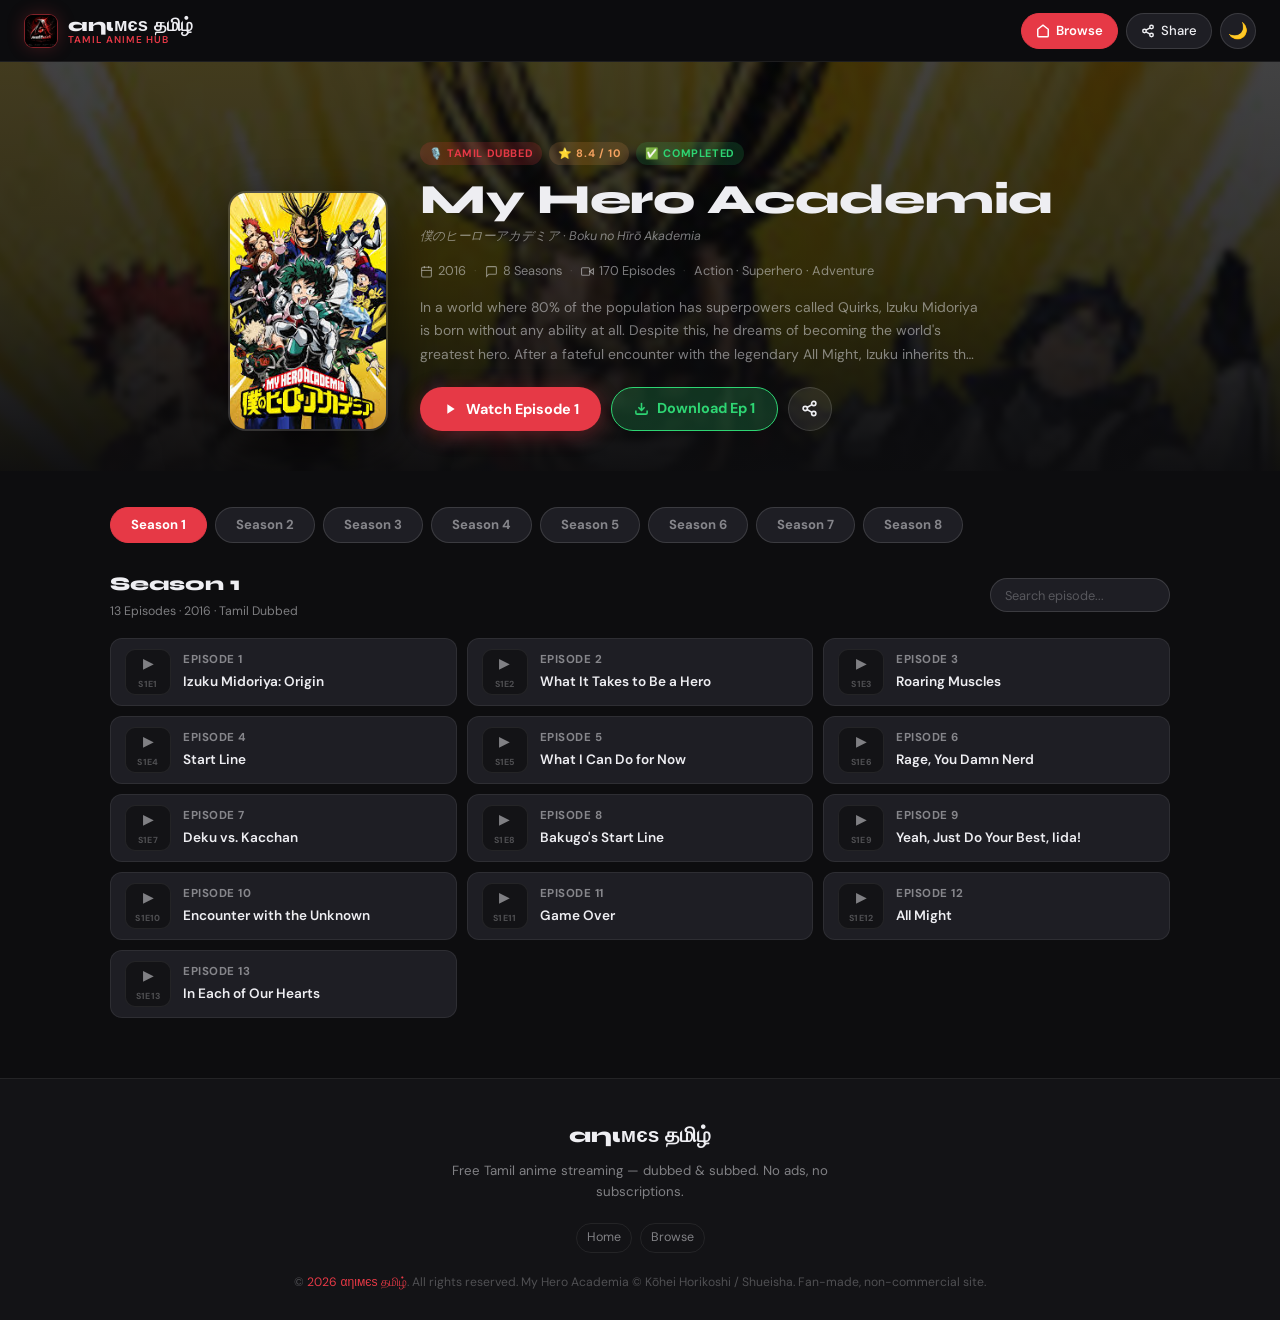
<file: MY-HERO-ACADEMIA.html>
<!DOCTYPE html>
<html lang="en" data-theme="dark">
<head>
  <meta charset="UTF-8" />
  <meta name="viewport" content="width=device-width, initial-scale=1.0" />
  <meta name="google-site-verification" content="Bs-zn-4_h5NOEnhNXeSkznOBG7yhEcJbRddoLscS0Bg" />

  <link rel="canonical" href="https://ani-tamil.me/" />
  <meta name="robots" content="index, follow">
  <link rel="icon" type="image/png" href="ani-tamil-logo-nav.jpg">
  <!-- Google tag (gtag.js) -->
  <script async src="https://www.googletagmanager.com/gtag/js?id=G-4DX2DXGVDZ"></script>
  <script>
    window.dataLayer = window.dataLayer || [];
    function gtag() { dataLayer.push(arguments); }
    gtag('js', new Date());
    gtag('config', 'G-4DX2DXGVDZ');
  </script>
  <title>Watch Anime in Tamil | Ani Tamil</title>
  <meta name="description"
    content="Watch Tamil dubbed and Tamil subbed anime online. Stream popular anime series including Solo Leveling, Jujutsu Kaisen, Black Clover, Blue Lock and more." />
  <meta name="keywords" content="My Hero Academia Tamil, Boku no Hero Academia Tamil dubbed, MHA Tamil dub watch online, My Hero Academia Season 1 Tamil, My Hero Academia Season 6 Tamil, My Hero Academia Final Season Tamil, Deku Tamil dubbed, anime Tamil dubbed free, MHA Tamil free download, αηιмєѕ தமிழ்" />
  <meta property="og:title" content="My Hero Academia Tamil Dubbed — Watch All 8 Seasons Free | αηιмєѕ தமிழ்" />
  <meta property="og:description" content="Stream or download My Hero Academia all 8 seasons in Tamil Dub — 170 episodes completely free on αηιмєѕ தமிழ். Deku's full journey from Season 1 to the Final Season!" />
  <meta property="og:image" content="https://ani-tamil.me/MHA.jpg" />
  <meta property="og:type" content="website" />
  <meta property="og:url" content="https://ani-tamil.me/MY-HERO-ACADEMIA.html" />
  <meta name="twitter:card" content="summary_large_image" />
  <meta name="twitter:title" content="My Hero Academia Tamil Dubbed — αηιмєѕ தமிழ்" />
  <meta name="twitter:description" content="Watch My Hero Academia all 8 seasons in Tamil — 170 episodes free on αηιмєѕ தமிழ்." />
  <meta name="twitter:image" content="https://ani-tamil.me/MHA.jpg" />
  <link rel="stylesheet" href="style.css" />
  <link rel="stylesheet" href="anime-style.css" />
  <style>
    /* ── Video Player (native <video>) ── */
    .video-wrap { background: #000; position: relative; flex: 1; display: flex; flex-direction: column; }
    .video-player {
      width: 100%; height: 100%;
      background: #000;
      display: block;
      flex: 1;
      min-height: 0;
    }
    /* Controls bar extras */
    .ctrl-download {
      display: flex; align-items: center; gap: 6px;
      height: 36px; padding: 0 14px;
      border-radius: 99px;
      border: 1px solid rgba(255,255,255,0.2);
      background: rgba(255,255,255,0.08);
      color: #fff; font-size: 0.8rem; font-weight: 600;
      text-decoration: none;
      transition: all 0.22s;
    }
    .ctrl-download:hover { background: rgba(46,213,115,0.25); border-color: #2ed573; color: #2ed573; }
    /* Episode card download btn */
    .ep-card { position: relative; }
    .ep-dl-btn {
      position: absolute; right: 10px; top: 50%; transform: translateY(-50%);
      width: 30px; height: 30px; border-radius: 50%;
      background: rgba(46,213,115,0.15);
      border: 1px solid rgba(46,213,115,0.4);
      color: #2ed573;
      display: flex; align-items: center; justify-content: center;
      font-size: 0.75rem; text-decoration: none;
      opacity: 0; transition: opacity 0.2s, background 0.2s;
      z-index: 2;
      flex-shrink: 0;
    }
    .ep-card:hover .ep-dl-btn { opacity: 1; }
    .ep-dl-btn:hover { background: rgba(46,213,115,0.3); }
    /* Mobile: always show download */
    @media (max-width: 768px) { .ep-dl-btn { opacity: 1; } }
    /* No-src badge */
    .ep-no-src { opacity: 0.45; }
    .ep-badge-soon {
      font-size: 0.62rem; font-weight: 700; padding: 2px 7px;
      background: rgba(244,162,97,0.15); color: #f4a261;
      border-radius: 99px; margin-left: 6px; vertical-align: middle;
    }
    /* Video error state */
    .video-error {
      display: none; flex-direction: column; align-items: center; justify-content: center;
      gap: 14px; position: absolute; inset: 0;
      background: #000; color: rgba(255,255,255,0.7); font-size: 0.88rem; text-align: center; padding: 24px;
    }
    .video-error .err-icon { font-size: 2.8rem; }
    .video-error a {
      display: inline-flex; align-items: center; gap: 6px;
      padding: 8px 18px; border-radius: 99px;
      background: #e63946; color: #fff; font-weight: 700; font-size: 0.82rem;
      text-decoration: none; margin-top: 4px;
    }
  </style>
</head>
<body>

<!-- ── Navbar ── -->
<nav class="navbar">
  <a href="index.html" class="nav-brand">
    <img class="nav-logo" src="ani-tamil-logo-nav.jpg" alt="Ani Tamil logo" width="34" height="34" decoding="async" />
    <div class="nav-title">αηιмєѕ தமிழ்<span>Tamil Anime Hub</span></div>
  </a>
  <div class="nav-spacer"></div>
  <div class="nav-actions">
    <a href="home.html" class="nav-btn home-btn">
      <svg width="14" height="14" viewBox="0 0 24 24" fill="none" stroke="currentColor" stroke-width="2.5"><path d="M3 9l9-7 9 7v11a2 2 0 0 1-2 2H5a2 2 0 0 1-2-2z"/></svg>
      <span>Browse</span>
    </a>
    <button class="nav-btn" id="openShareNav">
      <svg width="14" height="14" viewBox="0 0 24 24" fill="none" stroke="currentColor" stroke-width="2.5"><circle cx="18" cy="5" r="3"/><circle cx="6" cy="12" r="3"/><circle cx="18" cy="19" r="3"/><line x1="8.59" y1="13.51" x2="15.42" y2="17.49"/><line x1="15.41" y1="6.51" x2="8.59" y2="10.49"/></svg>
      <span>Share</span>
    </button>
    <button class="theme-toggle" id="themeToggle" aria-label="Toggle theme">🌙</button>
  </div>
</nav>

<!-- ── Anime Hero ── -->
<div class="anime-hero">
  <div class="anime-hero-bg">
    <img src="MHA.jpg" alt="" aria-hidden="true" onerror="this.style.display='none'" class="anime-hero-backdrop"/>
    <div class="anime-hero-overlay"></div>
  </div>
  <div class="container anime-hero-content">
    <div class="anime-poster-wrap fade-up">
      <img src="MHA.jpg" alt="My Hero Academia Tamil Dubbed poster — watch all 8 seasons free on αηιмєѕ தமிழ்" class="anime-poster"
        onerror="this.src='https://placehold.co/240x360/1e1e24/e63946?text=My+Hero+Academia'"/>
    </div>
    <div class="anime-info fade-up delay-1">
      <div class="anime-badges">
        <span class="badge badge-red">🎙️ Tamil Dubbed</span>
        <span class="badge badge-gold">⭐ 8.4 / 10</span>
        <span class="badge badge-green">✅ Completed</span>
      </div>
      <h1 class="anime-title">My Hero Academia</h1>
      <p class="anime-native">僕のヒーローアカデミア · Boku no Hīrō Akademia</p>
      <div class="anime-meta-row">
        <span class="anime-meta-item">
          <svg width="13" height="13" viewBox="0 0 24 24" fill="none" stroke="currentColor" stroke-width="2"><rect x="3" y="4" width="18" height="18" rx="2"/><line x1="16" y1="2" x2="16" y2="6"/><line x1="8" y1="2" x2="8" y2="6"/><line x1="3" y1="10" x2="21" y2="10"/></svg>
          2016
        </span>
        <span class="anime-meta-dot">·</span>
        <span class="anime-meta-item">
          <svg width="13" height="13" viewBox="0 0 24 24" fill="none" stroke="currentColor" stroke-width="2"><path d="M21 15a2 2 0 0 1-2 2H7l-4 4V5a2 2 0 0 1 2-2h14a2 2 0 0 1 2 2z"></path></svg>
          8 Seasons
        </span>
        <span class="anime-meta-dot">·</span>
        <span class="anime-meta-item">
          <svg width="13" height="13" viewBox="0 0 24 24" fill="none" stroke="currentColor" stroke-width="2"><polygon points="23 7 16 12 23 17 23 7"/><rect x="1" y="5" width="15" height="14" rx="2"/></svg>
          170 Episodes
        </span>
        <span class="anime-meta-dot">·</span>
        <span class="anime-meta-item">Action · Superhero · Adventure</span>
      </div>
      <p class="anime-desc">
        In a world where 80% of the population has superpowers called Quirks, Izuku Midoriya is born
        without any ability at all. Despite this, he dreams of becoming the world's greatest hero. After
        a fateful encounter with the legendary All Might, Izuku inherits the most powerful Quirk —
        One For All — and enrols in U.A. High School, Japan's premier academy for aspiring heroes.
        Follow Deku's incredible journey from zero to hero across 8 action-packed seasons.
      </p>
      <div class="anime-action-row">
        <button class="btn-watch" id="watchFirstBtn">
          <svg width="16" height="16" viewBox="0 0 24 24" fill="currentColor"><path d="M8 5v14l11-7z"/></svg>
          Watch Episode 1
        </button>
        <a class="btn-watch" id="downloadFirstBtn" style="background:rgba(46,213,115,0.2);color:#2ed573;border:1.5px solid #2ed573;box-shadow:none;" href="#" download>
          <svg width="15" height="15" viewBox="0 0 24 24" fill="none" stroke="currentColor" stroke-width="2.5"><path d="M21 15v4a2 2 0 0 1-2 2H5a2 2 0 0 1-2-2v-4"/><polyline points="7 10 12 15 17 10"/><line x1="12" y1="15" x2="12" y2="3"/></svg>
          Download Ep 1
        </a>
        <button class="btn-icon" id="openShareHero" title="Share">
          <svg width="17" height="17" viewBox="0 0 24 24" fill="none" stroke="currentColor" stroke-width="2.3"><circle cx="18" cy="5" r="3"/><circle cx="6" cy="12" r="3"/><circle cx="18" cy="19" r="3"/><line x1="8.59" y1="13.51" x2="15.42" y2="17.49"/><line x1="15.41" y1="6.51" x2="8.59" y2="10.49"/></svg>
        </button>
      </div>
    </div>
  </div>
</div>

<!-- ── Episode Sections ── -->
<main class="anime-main">
  <div class="container">
    <div class="season-switcher" id="seasonSwitcher">
      <button class="season-tab-btn active" data-season="1">Season 1</button>
      <button class="season-tab-btn" data-season="2">Season 2</button>
      <button class="season-tab-btn" data-season="3">Season 3</button>
      <button class="season-tab-btn" data-season="4">Season 4</button>
      <button class="season-tab-btn" data-season="5">Season 5</button>
      <button class="season-tab-btn" data-season="6">Season 6</button>
      <button class="season-tab-btn" data-season="7">Season 7</button>
      <button class="season-tab-btn" data-season="8">Season 8</button>
    </div>

    <!-- Season 1 -->
    <div class="season-panel active" id="season-panel-1">
      <div class="season-panel-header">
        <div>
          <h2 class="season-panel-title">Season 1</h2>
          <p class="season-panel-meta">13 Episodes · 2016 · Tamil Dubbed</p>
        </div>
        <div class="ep-search-wrap">
          <input type="text" class="ep-search" placeholder="Search episode..." id="epSearch1" />
        </div>
      </div>
      <div class="ep-grid" id="epGrid1"></div>
    </div>

    <!-- Season 2 -->
    <div class="season-panel" id="season-panel-2">
      <div class="season-panel-header">
        <div>
          <h2 class="season-panel-title">Season 2 — U.A. Sports Festival</h2>
          <p class="season-panel-meta">25 Episodes · 2017 · Tamil Dubbed</p>
        </div>
        <div class="ep-search-wrap">
          <input type="text" class="ep-search" placeholder="Search episode..." id="epSearch2" />
        </div>
      </div>
      <div class="ep-grid" id="epGrid2"></div>
    </div>

    <!-- Season 3 -->
    <div class="season-panel" id="season-panel-3">
      <div class="season-panel-header">
        <div>
          <h2 class="season-panel-title">Season 3 — Forest Training Camp</h2>
          <p class="season-panel-meta">25 Episodes · 2018 · Tamil Dubbed</p>
        </div>
        <div class="ep-search-wrap">
          <input type="text" class="ep-search" placeholder="Search episode..." id="epSearch3" />
        </div>
      </div>
      <div class="ep-grid" id="epGrid3"></div>
    </div>

    <!-- Season 4 -->
    <div class="season-panel" id="season-panel-4">
      <div class="season-panel-header">
        <div>
          <h2 class="season-panel-title">Season 4 — Shie Hassaikai</h2>
          <p class="season-panel-meta">25 Episodes · 2019 · Tamil Dubbed</p>
        </div>
        <div class="ep-search-wrap">
          <input type="text" class="ep-search" placeholder="Search episode..." id="epSearch4" />
        </div>
      </div>
      <div class="ep-grid" id="epGrid4"></div>
    </div>

    <!-- Season 5 -->
    <div class="season-panel" id="season-panel-5">
      <div class="season-panel-header">
        <div>
          <h2 class="season-panel-title">Season 5 — Joint Training</h2>
          <p class="season-panel-meta">25 Episodes · 2021 · Tamil Dubbed</p>
        </div>
        <div class="ep-search-wrap">
          <input type="text" class="ep-search" placeholder="Search episode..." id="epSearch5" />
        </div>
      </div>
      <div class="ep-grid" id="epGrid5"></div>
    </div>

    <!-- Season 6 -->
    <div class="season-panel" id="season-panel-6">
      <div class="season-panel-header">
        <div>
          <h2 class="season-panel-title">Season 6 — Paranormal Liberation War</h2>
          <p class="season-panel-meta">25 Episodes · 2022 · Tamil Dubbed</p>
        </div>
        <div class="ep-search-wrap">
          <input type="text" class="ep-search" placeholder="Search episode..." id="epSearch6" />
        </div>
      </div>
      <div class="ep-grid" id="epGrid6"></div>
    </div>

    <!-- Season 7 -->
    <div class="season-panel" id="season-panel-7">
      <div class="season-panel-header">
        <div>
          <h2 class="season-panel-title">Season 7 — Final War</h2>
          <p class="season-panel-meta">21 Episodes · 2024 · Tamil Dubbed</p>
        </div>
        <div class="ep-search-wrap">
          <input type="text" class="ep-search" placeholder="Search episode..." id="epSearch7" />
        </div>
      </div>
      <div class="ep-grid" id="epGrid7"></div>
    </div>

    <!-- Season 8 -->
    <div class="season-panel" id="season-panel-8">
      <div class="season-panel-header">
        <div>
          <h2 class="season-panel-title">Season 8 — Final Season</h2>
          <p class="season-panel-meta">11 Episodes · 2025 · Tamil Dubbed</p>
        </div>
        <div class="ep-search-wrap">
          <input type="text" class="ep-search" placeholder="Search episode..." id="epSearch8" />
        </div>
      </div>
      <div class="ep-grid" id="epGrid8"></div>
    </div>

  </div>
</main>

<!-- ── Footer ── -->
<footer>
  <div class="footer-brand">αηιмєѕ தமிழ்</div>
  <p class="footer-desc">Free Tamil anime streaming — dubbed & subbed. No ads, no subscriptions.</p>
  <div class="footer-links">
    <a href="index.html" class="footer-link">Home</a>
    <a href="home.html" class="footer-link">Browse</a>
  </div>
  <div class="footer-copy">
    © <span id="footerYear"></span> <span>αηιмєѕ தமிழ்</span>. All rights reserved.
    My Hero Academia © Kōhei Horikoshi / Shueisha. Fan-made, non-commercial site.
  </div>
</footer>

<!-- ── Video Modal ── -->
<div class="video-modal" id="videoModal">
  <div class="video-topbar">
    <button class="video-close" id="videoClose" aria-label="Close">
      <svg width="16" height="16" viewBox="0 0 24 24" fill="none" stroke="currentColor" stroke-width="2.5"><line x1="18" y1="6" x2="6" y2="18"/><line x1="6" y1="6" x2="18" y2="18"/></svg>
    </button>
    <div class="video-ep-info">
      <p class="video-anime-name">My Hero Academia · Tamil Dub</p>
      <p class="video-ep-name" id="videoEpName">Episode 1</p>
    </div>
    <div class="video-ep-counter" id="videoEpCounter">1 / 170</div>
  </div>

  <div class="video-wrap" id="videoWrap">
    <!-- Loading spinner -->
    <div class="video-loading" id="videoLoading">
      <div class="spinner"></div>
      <span>Loading episode...</span>
    </div>
    <!-- Error state -->
    <div class="video-error" id="videoError">
      <div class="err-icon">⚠️</div>
      <p>Could not load this episode.<br/>Make sure the Google Drive file is set to <strong>Anyone with the link</strong>.</p>
      <a id="errOpenDrive" href="#" target="_blank" rel="noopener">Open in Google Drive</a>
    </div>
    <!-- Native video player -->
    <video id="videoPlayer" class="video-player" controls controlsList="nodownload" playsinline preload="none">
      Your browser does not support the video tag.
    </video>
    <!-- Google Drive preview player -->
    <iframe id="videoIframe" class="video-player" style="display:none; border:0;" allow="autoplay; encrypted-media; fullscreen; picture-in-picture" allowfullscreen referrerpolicy="no-referrer-when-downgrade"></iframe>
  </div>

  <div class="video-controls">
    <button class="video-nav-btn" id="btnPrev" disabled>
      <svg width="14" height="14" viewBox="0 0 24 24" fill="currentColor"><path d="M6 6h2v12H6zm3.5 6l8.5 6V6z"/></svg>
      Prev
    </button>
    <div style="display:flex;gap:8px;align-items:center;">
      <a class="ctrl-download" id="btnDownload" href="#" download title="Download this episode">
        <svg width="14" height="14" viewBox="0 0 24 24" fill="none" stroke="currentColor" stroke-width="2.5"><path d="M21 15v4a2 2 0 0 1-2 2H5a2 2 0 0 1-2-2v-4"/><polyline points="7 10 12 15 17 10"/><line x1="12" y1="15" x2="12" y2="3"/></svg>
        Download
      </a>
    </div>
    <button class="video-nav-btn" id="btnNext">
      Next
      <svg width="14" height="14" viewBox="0 0 24 24" fill="currentColor"><path d="M6 18l8.5-6L6 6v12zm2.5-6l5.5 4V8l-5.5 4zm7.5-6v12h2V6h-2z"/></svg>
    </button>
  </div>
</div>

<!-- ── Share Modal ── -->
<div class="modal-overlay" id="shareModal" role="dialog">
  <div class="share-sheet">
    <div class="share-handle"></div>
    <p class="share-title">Share My Hero Academia</p>
    <div class="share-grid">
      <button class="share-btn" onclick="shareWhatsApp()"><span class="share-icon">💬</span>WhatsApp</button>
      <button class="share-btn" onclick="shareTelegram()"><span class="share-icon">✈️</span>Telegram</button>
      <button class="share-btn" onclick="shareTwitter()"><span class="share-icon">🐦</span>Twitter</button>
      <button class="share-btn" onclick="shareFacebook()"><span class="share-icon">👍</span>Facebook</button>
      <button class="share-btn" onclick="shareReddit()"><span class="share-icon">🤖</span>Reddit</button>
      <button class="share-btn" onclick="shareEmail()"><span class="share-icon">📧</span>Email</button>
      <button class="share-btn" onclick="shareNative()"><span class="share-icon">📤</span>More</button>
      <button class="share-btn" onclick="copyLink()"><span class="share-icon">🔗</span>Copy</button>
    </div>
    <div class="share-copy-row">
      <span class="share-copy-url">https://ani-tamil.me/MY-HERO-ACADEMIA.html</span>
      <button class="share-copy-btn" onclick="copyLink()">Copy Link</button>
    </div>
  </div>
</div>

<!-- ── Toast ── -->
<div class="toast" id="toast"></div>

<script>
/* ================================================================
   MY HERO ACADEMIA — Episode Data
   Each episode has:
     label : display label
     title : episode title
     id    : Google Drive FILE ID (just the ID, not full URL)
   URLs are generated automatically:
     Stream  → https://drive.google.com/file/d/ID/preview
     Download→ https://drive.google.com/uc?export=download&id=ID
   Episodes without an id show as "Coming Soon"
   ================================================================ */
const SEASONS = {
  1: [
    { label: 'Episode 1',  title: "Izuku Midoriya: Origin",                id: '1s_XxnMiemxA0gyvFveF-3DeJAa8tueMs' },
    { label: 'Episode 2',  title: "What It Takes to Be a Hero",            id: '1USyVHEi7i4a8Z3mQYRk94hZKUICTULJc' },
    { label: 'Episode 3',  title: "Roaring Muscles",                       id: '11fANRwJZf6pk6xZi5toc8jFmFwpWcpeL' },
    { label: 'Episode 4',  title: "Start Line",                            id: '1IIiK2I640DLNAUzXuAhtq21rT1YcFqZB' },
    { label: 'Episode 5',  title: "What I Can Do for Now",                 id: '1eBf5_cJpbtXF5GoLlVi6vKyyz2oKf2lJ' },
    { label: 'Episode 6',  title: "Rage, You Damn Nerd",                   id: '139Pl7w7M4UIsWSeqr1m9Su0LGO2wL1ym' },
    { label: 'Episode 7',  title: "Deku vs. Kacchan",                      id: '1MkomkgneNdgF5MHhlmXGqLkdAwVaDdND' },
    { label: 'Episode 8',  title: "Bakugo's Start Line",                   id: '15cJF19HI91hh6TfrhAVxlFCGmPVEmrTe' },
    { label: 'Episode 9',  title: "Yeah, Just Do Your Best, Iida!",        id: '1mrkeLhezO9kJULeaiqMnTojZg1k2T6CE' },
    { label: 'Episode 10', title: "Encounter with the Unknown",            id: '1c2c-r8ZEqNecyWNySGJ8aoaW2SlKKTvb' },
    { label: 'Episode 11', title: "Game Over",                             id: '1rS3FFVazlq-lX5wfdW3zprATDmwqt0a0' },
    { label: 'Episode 12', title: "All Might",                             id: '1dM7bhX4s9dRnQD8BFjb50Ws6O-fVYeTH' },
    { label: 'Episode 13', title: "In Each of Our Hearts",                 id: '1SLp9oljAyrNZw69EPrKzYWwUFpoiPMSe' },
  ],
  2: [
    { label: 'Episode 1',  title: "That's the Idea, Ochaco",               id: '1XMF7UAmqQEA-zgDHS3jCCPc0u449i67p' },
    { label: 'Episode 2',  title: "Roaring Sports Festival",               id: '1CtyxBpSlbmC3fvf9E_kuYx_ZROLh7lrE' },
    { label: 'Episode 3',  title: "In Their Own Quirky Ways",              id: '1FD6_5BYDKBgKk1x6yIrdUYA_zw_sK3H8' },
    { label: 'Episode 4',  title: "Strategy, Strategy, Strategy",          id: '15soqIQ-oAwRQ00785KpI9W7amb4WOhSi' },
    { label: 'Episode 5',  title: "Cavalry Battle Finale",                 id: '1TdWg-bHFoX54aXvZHjj1iIZv4rgnEvlC' },
    { label: 'Episode 6',  title: "The Boy Born with Everything",          id: '1A0pXMZX-rAkVPrkzIcwMsxklzhavNJ8Q' },
    { label: 'Episode 7',  title: "Battle On, Challengers!",               id: '1fsBAIxJ9gkJ08wEo2DlZCQaJm1kQzVEg' },
    { label: 'Episode 8',  title: "Bakugo vs. Uraraka",                    id: '1VBAAWTERuN1Aocdd5p_WfQwccAPWgaFA' },
    { label: 'Episode 9',  title: "Shoto Todoroki: Origin",                id: '1rWFFtYvrqvpSyqvvjvOPpt4oM8YbOhdn' },
    { label: 'Episode 10', title: "Victory or Defeat",                     id: '14V05wLyjuIS7FMPwq8DbEjqbOAdkLc7v' },
    { label: 'Episode 11', title: "Battle Canceled",                       id: '1I9c7k5AwKaiKaJHcpPu-ALiqEuPg6uCh' },
    { label: 'Episode 12', title: "Time to Pick Some Names",               id: '1HKSd9_wo4AE5JBuYfAWgVMsaNbJNaIz5' },
    { label: 'Episode 13', title: "Internship",                            id: '18kuAmf0uCgb2U8fxeYiRA_LV8_ry3CYI' },
    { label: 'Episode 14', title: "Bizarre! Gran Torino Appears",          id: '1DIAUaOtgo1OkHl0h1wz-_glhXiGcEWvo' },
    { label: 'Episode 15', title: "Midoriya and Shigaraki",                id: '1J5mTKAT8ev_xzvQDvwoTMRBFYch3Sqrr' },
    { label: 'Episode 16', title: "Hero Killer: Stain vs U.A. Students",   id: '1bjPpTymR3WzCHtzAlzOkjFRfCREgbL0C' },
    { label: 'Episode 17', title: "Climax",                                id: '1iEb7bpb7guMGizBb3xJkNqx9Kwf9D76e' },
    { label: 'Episode 18', title: "The Aftermath of Hero Killer: Stain",   id: '1u_Ow-6c0kb5MbBHiCf7xjTvDWxEg4GU9' },
    { label: 'Episode 19', title: "Listen Up!! A Tale from the Past",      id: '1H5DOr-P0TxehlLOVg5dwcDbwDBvaxtr5' },
    { label: 'Episode 20', title: "Moving into Dorms",                     id: '12si7OcMpryu-ZW4SFNimjWl_5HM1zjRu' },
    { label: 'Episode 21', title: "My Hero",                               id: '1EjPOQlQ-y3uNzglqnXfXBGOuPElbDDXK' },
    { label: 'Episode 22', title: "Stripping the Varnish",                 id: '1-ClXk_IIT59WkBCOv7DRweNFC7uCGqqW' },
    { label: 'Episode 23', title: "Climb to the Top! All for One",         id: '16s86cHa1KMoayN9qaQQN3Wo_iGXhm5ah' },
    { label: 'Episode 24', title: "A Season for Encounters",               id: '1_FxcMxdB471FcqBT6qJHfSROmZC7RzFb' },
    { label: 'Episode 25', title: "Unrivaled",                             id: '1ACj0xMoTrjuK77UVN9PFZCSw-LWBGRBa' },
  ],
  3: [
    { label: 'Episode 1',  title: "Game Start",                                 id: '19coxxAi-PPQnJn9v0YzTdEeS7ntVwo5U' },
    { label: 'Episode 2',  title: "Wild, Wild Pussycats",                       id: '1MQGk3Ld5ZHoGpoao7MSBK8RpZZpgRx6o' },
    { label: 'Episode 3',  title: "Kota",                                       id: '1VTHZENMjVGnhVq3ftxe4k9loMfdOWuxc' },
    { label: 'Episode 4',  title: "My Hero",                                    id: '1mwWWkL3DFGC4MNws3aK2zRj2iCWdIEoR' },
    { label: 'Episode 5',  title: "Drive It Home, Iron Fist!!!",                id: '1G_utlk2a9n83nbitAUv3tnmI1afA4JKh' },
    { label: 'Episode 6',  title: "Roaring Upheaval",                           id: '1IX76QF-qs8CT38pCBUeqhGP-KTK_VFWt' },
    { label: 'Episode 7',  title: "What a Twist!",                              id: '1uVTD4hP9-Rc12hOgUGm8_OEh_9mZBfWe' },
    { label: 'Episode 8',  title: "From Ida to Midoriya",                       id: '1q1tzc_mRalt7RHsPWKG6wessKFutRKNM' },
    { label: 'Episode 9',  title: "All for One",                                id: '1eT2lIQ9dK6XJQAKfF3yW5b0alPxmULoX' },
    { label: 'Episode 10', title: "Symbol of Peace",                            id: '1-_qDSBfYTAPfwkObYp9YAqoqzHp1hFBH' },
    { label: 'Episode 11', title: "One For All",                                id: '1m1oc-pVNeGMaBzUfkd3LatpLH9kSWz1e' },
    { label: 'Episode 12', title: "End of the Beginning, Beginning of the End", id: '1GzxemIA01rjCJpVLbryIl9C5RsvQ843L' },
    { label: 'Episode 13', title: "Moving into Dorms",                          id: '1xDXyohZ7MZOuCOHPnCHXajnYQfHe_HVS' },
    { label: 'Episode 14', title: "Create Those Ultimate Moves",                id: '1G2o_qFUBRUKY4UZawowpobkzsQRweLs5' },
    { label: 'Episode 15', title: "The Test",                                   id: '1L-BmBg9PQ0wumg6Dgf4grGQ9MVnGTjQf' },
    { label: 'Episode 16', title: "Shiketsu High Lurking",                      id: '1xXLJuNvuQMdYNiVv-brL-UMOo_Wg2gca' },
    { label: 'Episode 17', title: "Class 1-A",                                  id: '1DfevADYypJK-PIReBKV6iaVML09PkFYj' },
    { label: 'Episode 18', title: "RUSH!",                                      id: '1fbSmHnhNVE7gq_IS0xPljmcXSYRCk_8Z' },
    { label: 'Episode 19', title: "Rescue Exercises",                           id: '18yTABUJT7CCBW75slYTfFxmeNbahz-IY' },
    { label: 'Episode 20', title: "Special Episode: Save the World with Love!", id: '1XgqtUvT83jTa4aGY0pgKMOAuJJCk_gXe' },
    { label: 'Episode 21', title: "What's the Big Idea?",                       id: '1mofNPnSi10TbghIZ1rewmePMZeQBBmtH' },
    { label: 'Episode 22', title: "A Talk About Your Quirk",                    id: '19P63QkEqODiDAtf9Ar7E186mw1our3a1' },
    { label: 'Episode 23', title: "Deku vs. Kacchan, Part 2",                   id: '1fPL6SB8Ap7Mi1Ayr7L-_zVJ3Ev72wFx6' },
    { label: 'Episode 24', title: "A Season for Encounters",                    id: '1qSpwqfvmiO7RLoQz16cJcnWzpVGd3LMM' },
    { label: 'Episode 25', title: "Unrivaled",                                  id: '1Szmd_NjK8Uop2h910ui87WXkqoLCCczD' },
  ],
  4: [
    { label: 'Episode 1',  title: "The Scoop on U.A. Class 1-A",           id: '1U8Y2vLO0EsFygKMxKFGN0LUStXi2w-6x' },
    { label: 'Episode 2',  title: "Overhaul",                              id: '1AiUXAmadS78luoNu-tTFDAbkd0DdLpcV' },
    { label: 'Episode 3',  title: "Boy Meets...",                          id: '1sTW25Zi5FuRycniq51gse4dIWOJy1enn' },
    { label: 'Episode 4',  title: "Fighting Fate",                         id: '11AMs5RcEw1s7MsBuhCAu7gu-ElmpeeR-' },
    { label: 'Episode 5',  title: "Let's Go, Gutsy Red Riot",              id: '1Bb0KI3KcPcRwaqji3_IuXxgj3f44e1qL' },
    { label: 'Episode 6',  title: "An Unpleasant Talk",                    id: '1ZxPPc5AXXUWDneUMiVzJ-Co1NWpEk4hF' },
    { label: 'Episode 7',  title: "GO!!",                                  id: '1L8lDrlGwgegSxD0wJ-a9sP8FnZWp3yao' },
    { label: 'Episode 8',  title: "Suneater of the Big Three",             id: '1RZAXKrfZGGC_wVl1paT46iyVHPdVx6pD' },
    { label: 'Episode 9',  title: "Red Riot",                              id: '1qicx_fIU2rNd7c2PDyn934bJjTprG8tW' },
    { label: 'Episode 10', title: "Temp Squad",                            id: '1v1B3-MeTBCq3Ku5P-XoDF4TDtUqsIFV5' },
    { label: 'Episode 11', title: "Lemillion",                             id: '1VChA_rVWiaUSnW40Gj77LJ-lGTxQgOw5' },
    { label: 'Episode 12', title: "Unforeseen Hope",                       id: '1P8HqnOf2oeeQ9qHDoYP3i_6_S-I6Xo0e' },
    { label: 'Episode 13', title: "Infinite 100%",                         id: '1rRiP-wzqAZXAGpFLPDHMGMR7h6aqoy44' },
    { label: 'Episode 14', title: "Bright Future",                         id: '1W-tYY3K6kjOTyX6f2Ma4BxzrwN4dMA-u' },
    { label: 'Episode 15', title: "Smoldering Flames",                     id: '1o6FjmQvJIWLuqFWYMfWra88mztxWFt1Q' },
    { label: 'Episode 16', title: "Win Those Kids' Hearts",                id: '1SRV6zd3hahXtCR4o7rUPyfx6_WPZDU1A' },
    { label: 'Episode 17', title: "Relief for License Trainees",           id: '1vEqCaFvNks1qfqzYvbe_dlVFwXEkTrm0' },
    { label: 'Episode 18', title: "School Festival",                       id: '1OrGV1P3g2nml0OwPGSQHiNztL0xHd6pV' },
    { label: 'Episode 19', title: "Deku vs. Gentle Criminal",              id: '17wwmUUG2gCevuyEZzlANBgFBqmlIKW4i' },
    { label: 'Episode 20', title: "School Festival Start!!",               id: '1xXuOoVCBVrdM_InBiJF60litm3cRtiOH' },
    { label: 'Episode 21', title: "Let It Flow! School Festival!",         id: '1Z6OKi21Dt_CPUTIMMyf3HiM0M2LTbmaI' },
    { label: 'Episode 22', title: "Japanese Hero Billboard Chart",         id: '1Gw_fcrZMjgFs39f2wDoWW7eJb4ctIGoY' },
    { label: 'Episode 23', title: "Sole Survivor",                         id: '1dzxKzzIuM1A3ljIGIKapEaO-3fmhjbx6' },
    { label: 'Episode 24', title: "Bright Future",                         id: '1Jjjn7I-g2EMBo4tKj6JMetDBUuBW2wXU' },
    { label: 'Episode 25', title: "Mirko, the No. 5 Hero",                 id: '1iDju5iGMYEXY_FU8hdf-OwNPpmfAeAhI' },
  ],
  5: [
    { label: 'Episode 1',  title: "All Hands on Deck! Class 1-A",          id: '1Mk2bsjr86JNBSluzIekoLQ35abrIG46H' },
    { label: 'Episode 2',  title: "Vestiges",                              id: '1fXzdTEK9LO9UhFzoqTu0eiIMpxJj8yv3' },
    { label: 'Episode 3',  title: "Clash! Class A vs. Class B!",           id: '1xnijE15Ug-w74GcsgCRanOc8Mr7FL-N0' },
    { label: 'Episode 4',  title: "Make It Happen, Shinso!",               id: '14nFyfHIan53cO1cJnMZpkfLjs-5aLm7P' },
    { label: 'Episode 5',  title: "Operation New Improv Moves",            id: '1cLupSwjDE8nw62h9FAjQyew4U5SPbs0K' },
    { label: 'Episode 6',  title: "Foresight",                             id: '1CcoYyO-h_zZUlRGHPNRcMuZ95pSPqugK' },
    { label: 'Episode 7',  title: "Match 3",                               id: '1zHejKwLBawcIzqGES6foTd2yfTyE7AoZ' },
    { label: 'Episode 8',  title: "Match 3 Conclusion",                    id: '1lHH-Ch-CTeM7xFpAPhXQVEMU61br5gLX' },
    { label: 'Episode 9',  title: "Early Bird!",                           id: '1Zu21NFEMckYdt772d7P7TaEbLjaw4BTp' },
    { label: 'Episode 10', title: "That Which Is Inherited",               id: '1zJLhqzOvgcVUuCOf1WR01GPT2ddqrzqT' },
    { label: 'Episode 11', title: "Reconnect",                             id: '1EG1RQGwD0Gi0lWfzwLrBZ7l3J8na-a_0' },
    { label: 'Episode 12', title: "The New Power and All For One",         id: '1GVkKvWn-KdpwSFV4n-ovvkXgYI43ev6a' },
    { label: 'Episode 13', title: "Have a Merry Christmas!",               id: '1Et-192LOVXpqbTbFtUVFqUrvtiL4-SIl' },
    { label: 'Episode 14', title: "Off to Endeavor's Agency!",             id: '13rEUHkGw8T_ZhHak9h1C3J17BlUSpw-K' },
    { label: 'Episode 15', title: "Profound Bond",                         id: '1OtGCIgBtSulVBkzIF9KK7DOrTdFI10W4' },
    { label: 'Episode 16', title: "Smoldering Flames",                     id: '13tMAYelX9FG6lgWudes3LFEEMRO5IUNE' },
    { label: 'Episode 17', title: "Tomura Shigaraki: Origin",              id: '18UvasW7RnvdSJAmeZC_yLcI4rWSWOM07' },
    { label: 'Episode 18', title: "You Cheated...!",                       id: '1BegpfOYXXFqa2XJ4pyhj5XAOfHX4p12F' },
    { label: 'Episode 19', title: "More of a Hero Than Anyone",            id: '1CS7u1wJ2hY5xy_swCyGgy8xPnC_KxE2F' },
    { label: 'Episode 20', title: "My Villain Academia",                   id: '1gVZtX3VqJ7z_jTddOFLBbIB0OLFa-hBX' },
    { label: 'Episode 21', title: "Revival Party",                         id: '1_Cj7AkTkIUCHRVxcSFoLfpyXmnijDAVn' },
    { label: 'Episode 22', title: "Inheritance",                           id: '1XW5bF7kjTuaUgocPxF78HMEi-ClrkRgK' },
    { label: 'Episode 23', title: "Villain",                               id: '1zdDjjZBL6XBIou2MSM9INhX2Nhr7ekuM' },
    { label: 'Episode 24', title: "Shift",                                 id: '1Q1vaZxk5biWjplEtE3Lq7n_oTAocThry' },
    { label: 'Episode 25', title: "The High, Deep Blue Sky",               id: '1-RH07RE19d8m4_zVkYjqfEVH2ikLpZB1' },
  ],
  6: [
    { label: 'Episode 1',  title: "A Quiet Beginning",                     id: '1KvdrmbpKXmRYpNJV6twAkkKrpRxgjYQx' },
    { label: 'Episode 2',  title: "Encounter, Part 2",                     id: '1Yq3KbQ1HF8ocdgqNwBEqljq7Z5m_Y4l2' },
    { label: 'Episode 3',  title: "One Thing at a Time",                   id: '1kE9RQqHOEHWV59RA1-pwCUA9m_istaRM' },
    { label: 'Episode 4',  title: "Inheritance",                           id: '1wV1HsssB9apKHFDEaRWV8HUO0lxrATPe' },
    { label: 'Episode 5',  title: "The Thrill of Destruction",             id: '14EdFPn28-W5-l05kUIsT1pqsPteO7c74' },
    { label: 'Episode 6',  title: "Encounter",                             id: '1cWfr60_ZVhuEsCtzeTJiGPvPTMkFDWAu' },
    { label: 'Episode 7',  title: "Disaster Walker",                       id: '1ZlqjL_SprQl1__wwqOdPb7Rj9TAF-TwO' },
    { label: 'Episode 8',  title: "League of Villains vs. U.A. Students",  id: '1JtAsJs2BWGORbwwK5nCIefGljI6qs73T' },
    { label: 'Episode 9',  title: "Katsuki Bakugo: Rising",                id: '17wJrkZD5pIMHeqr9RzkEjk3kAwRDcjw6' },
    { label: 'Episode 10', title: "The Ones Within Us",                    id: '1GziAychhNt-5gKIdB7koxYguRr4Y5Hrc' },
    { label: 'Episode 11', title: "Dabi's Dance",                          id: '1JioFH3NIcA68uFgYswjGrC5rqia6rrhJ' },
    { label: 'Episode 12', title: "Threads of Hope",                       id: '1vAbe2pI-wJVis23sjAxJU33owexieRTJ' },
    { label: 'Episode 13', title: "Final Performance",                     id: '1652FvPPcwzI-FnyaSLEz76Mp991RYoY8' },
    { label: 'Episode 14', title: "Hellish Hell",                          id: '1kxYGVWCMqFhF3E1zCDRT3AS8DeY7CeN3' },
    { label: 'Episode 15', title: "Tartarus",                              id: '1GhltCUKdjT8uj-h-jxnmJNWKFwr8p9mB' },
    { label: 'Episode 16', title: "The Hellish Todoroki Family, Part 2",   id: '1Rz9uykmFa08Hq3eIAkvMxQF3IoRnGvDm' },
    { label: 'Episode 17', title: "The Stoic Himiko Toga",                 id: '1391CsGd64jKF8QXAKHoQvTuUKAvNRxx5' },
    { label: 'Episode 18', title: "Izuku Midoriya and Tomura Shigaraki",   id: '1ZrWiBL1-ETT_4Jq1ZIw-5WKt1lLIu8uA' },
    { label: 'Episode 19', title: "Villain",                               id: '1Xj9N-FF5SudM-0Pd2OBBgn3O79_TFeod' },
    { label: 'Episode 20', title: "Deku as a Villain",                     id: '1G2x0zcjnloIeNQUB7Ip0IlVENIeht2LX' },
    { label: 'Episode 21', title: "The Lovely Lady Nagant",                id: '1_7qBf54BXElY5KCZjXaLvLmQ3_gtmPxA' },
    { label: 'Episode 22', title: "Quirk Awakening",                       id: '1lCm8-nig7kKACpJQzg0SiFw3kWOuq7Tk' },
    { label: 'Episode 23', title: "No Man Is an Island",                   id: '1Kgoh4oWp3i30YaxxRJdYF7V05LBb0NTW' },
    { label: 'Episode 24', title: "A Young Woman's Declaration",           id: '1g5YLJowfS0i5w0PUshdYoCSauDF3NqFO' },
    { label: 'Episode 25', title: "Sounds of Collapse",                    id: '1BBBIghriMXDYfWfbaZfrUSkc7H68hFmM' },
  ],
  7: [
    { label: 'Episode 1',  title: "In the nick of time! A Big-City Nerd",  id: '1MZyk5zQQyygMFaAqDh2s-01LQotBMB89' },
    { label: 'Episode 2',  title: "Rampaging Villains",                    id: '19EUQhSaiqKYnCQHpqDMUP19vJJ5L4ekg' },
    { label: 'Episode 3',  title: "Inflation",                             id: '15ZpYoa22hqpdlFa4fdqaBkdEzQuVuNWJ' },
    { label: 'Episode 4',  title: "Overhaul",                              id: '1vWDm92Ks4mz69zPuJUMpOCOixvix7ITm' },
    { label: 'Episode 5',  title: "Intro, Part 2",                         id: '1AxgLDstp9sUhVE3HJDMuUCH6FY6k8B8i' },
    { label: 'Episode 6',  title: "The Villain Toga Himiko Strikes",       id: '1yfuUe0vDF1fVH1H12BIe-n1BrzFuGfS8' },
    { label: 'Episode 7',  title: "Fallen Angel",                          id: '1L6rDdICuHRW-qnsAue7-_xi8nm6lEbd1' },
    { label: 'Episode 8',  title: "One Step Forward, Two Steps Back",      id: '1--JIJb37-rGRQi-tRi3Ha0sfFc7nw2xs' },
    { label: 'Episode 9',  title: "Rescue",                                id: '1CaHS2ArFryRdRCeRNGJqm_zespDs6QSc' },
    { label: 'Episode 10', title: "Light Fades to Rain",                   id: '1c1t2q_Ek-2GuTmWxFjWFnkul-ihyfJTN' },
    { label: 'Episode 11', title: "Specter",                               id: '1zKw2lS-75brFs7OUH-vzPhdcypR2XaiE' },
    { label: 'Episode 12', title: "Congealing",                            id: '1i1_xTexStHWjpRjaR696UQL6F8atJ0q7' },
    { label: 'Episode 13', title: "The Final Act Begins",                  id: '1zZQ2tkcDq55X_eI3JihbHyBsCCahL43v' },
    { label: 'Episode 14', title: "Quirks in Question",                    id: '1HlRAgPlB-9lllkmEPz-FuO9zKslcAQz-' },
    { label: 'Episode 15', title: "Gloom",                                 id: '1it0KrsyaayEVDd1thTqK62VEZO2yExF-' },
    { label: 'Episode 16', title: "Intruder",                              id: '11Cr140uKWHvmNW1sfX3hnmCZ2_eYCECt' },
    { label: 'Episode 17', title: "Tenko Shimura",                         id: '18csb53iyLwGFgRON6TAzxDhNRdAvl32U' },
    { label: 'Episode 18', title: "Tomura Shigaraki",                      id: '1z_G5hBegFV0J8z7ltSfSr1zxoakZWF1F' },
    { label: 'Episode 19', title: "Hitoshi Shinso",                        id: '1C9M89_qyMTZMpc0ywolVbCLzk1P3bjN0' },
    { label: 'Episode 20', title: "A chain of events",                     id: '1RYORiZm7zIFhM3TOGHGvCY6bSuzDLbvH' },
    { label: 'Episode 21', title: "Toward That Summit",                    id: '10PFI0WGXpT1x7j3yFes3rZuT30GYmjY_' },
  ],
  8: [
    { label: 'Episode 1',  title: "It's a Shindig, Not a Funeral",         id: '1emZT1XrCCxUw42nEzmCgY_nYUQBDzp6Y' },
    { label: 'Episode 2',  title: "Villain",                               id: '1yNfuXai-0Tl1SVzqpRPGjggX5qxYjL3j' },
    { label: 'Episode 3',  title: "Izuku Midoriya and Tomura Shigaraki",   id: '1OsaRnHvBIITnvbYucdLcj-iQUroAdjnS' },
    { label: 'Episode 4',  title: "Towards the Light",                     id: '1Hif8obXX092R48jgtBgIR4bXA7Grerb6' },
    { label: 'Episode 5',  title: "The End of an Era",                     id: '1vp6LzC1Go0tEHiyhbvqAvUqEzBjIsobq' },
    { label: 'Episode 6',  title: "All For One",                           id: '1OjyQdSxhCQuSzMLNDVQPtFaZ2-KneT6T' },
    { label: 'Episode 7',  title: "Peace for the Future",                  id: '14NlzDQAN95KE-LM2aH7WGYPqr0Oi0OB1' },
    { label: 'Episode 8',  title: "A New Hero",                            id: '11nBer_xkLuDETryjwlTrFTeRpgBzQ9m1' },
    { label: 'Episode 9',  title: "Toward a Bright Future",                id: '1hI971CV8SWIjp6c6IMUmyAMv9_uLmK7-' },
    { label: 'Episode 10', title: "The Last Tremor",                       id: '1yaX4PaGt2h-q1PeGIQXueHFiBImZJzbM' },
    { label: 'Episode 11', title: "We Are All",                            id: '1q5tT2gzsxr4ivgkIJIZnPhRSJBDWN9A9' },
  ],
};

/* ── URL helpers ── */
function streamUrl(id)   { return `https://drive.google.com/file/d/${id}/preview`; }
function downloadUrl(id) { return `https://drive.google.com/uc?export=download&id=${id}`; }
function driveUrl(id)    { return `https://drive.google.com/file/d/${id}/view`; }

/* ── Build flat playlist (only episodes WITH an id) ── */
let playlist = [];
Object.entries(SEASONS).forEach(([s, eps]) => {
  eps.forEach((ep, i) => {
    playlist.push({ ...ep, season: +s, epNum: i + 1, globalIndex: playlist.length });
  });
});

/* Playable episodes only (has id) */
const playable = playlist.filter(e => e.id);

let currentIndex = 0; // index in playlist[]

/* ── Render episode cards ── */
function renderEpisodes(season, filter = '') {
  const grid = document.getElementById(`epGrid${season}`);
  const eps  = SEASONS[season];
  const q    = filter.toLowerCase();
  grid.innerHTML = '';

  eps.forEach((ep, i) => {
    if (q && !ep.label.toLowerCase().includes(q) && !ep.title.toLowerCase().includes(q)) return;

    const globalIdx = playlist.findIndex(p => p.season === season && p.epNum === i + 1);
    const hasVideo  = !!ep.id;

    const card = document.createElement('div');
    card.className = 'ep-card' + (hasVideo ? '' : ' ep-no-src');
    card.dataset.index = globalIdx;

    card.innerHTML = `
      <div class="ep-thumb">
        <div class="ep-play-icon">${hasVideo ? '▶' : '🕐'}</div>
        <span class="ep-num">S${season}E${i+1}</span>
      </div>
      <div class="ep-info" style="padding-right:${hasVideo ? '44px' : '8px'}">
        <p class="ep-label">${ep.label}${!hasVideo ? '<span class="ep-badge-soon">Soon</span>' : ''}</p>
        <p class="ep-title">${ep.title}</p>
      </div>
      ${hasVideo ? `<a class="ep-dl-btn" href="${downloadUrl(ep.id)}" data-drive-id="${ep.id}" download
        title="Download ${ep.label}" onclick="event.stopPropagation()">
        <svg width="13" height="13" viewBox="0 0 24 24" fill="none" stroke="currentColor" stroke-width="2.5">
          <path d="M21 15v4a2 2 0 0 1-2 2H5a2 2 0 0 1-2-2v-4"/>
          <polyline points="7 10 12 15 17 10"/><line x1="12" y1="15" x2="12" y2="3"/>
        </svg></a>` : ''}`;

    if (hasVideo) {
      card.style.cursor = 'pointer';
      card.addEventListener('click', () => openPlayer(globalIdx));
    }

    grid.appendChild(card);
  });
}

renderEpisodes(1);
renderEpisodes(2);
renderEpisodes(3);
renderEpisodes(4);
renderEpisodes(5);
renderEpisodes(6);
renderEpisodes(7);
renderEpisodes(8);

/* ── Set download link on hero button ── */
const firstEp = SEASONS[1][0];
if (firstEp.id) {
  document.getElementById('downloadFirstBtn').href = downloadUrl(firstEp.id);
  document.getElementById('downloadFirstBtn').dataset.driveId = firstEp.id;
}

/* ── Season tabs ── */
let activeSeason = 1;
document.getElementById('seasonSwitcher').addEventListener('click', e => {
  const btn = e.target.closest('.season-tab-btn');
  if (!btn) return;
  const s = +btn.dataset.season;
  if (s === activeSeason) return;
  activeSeason = s;
  document.querySelectorAll('.season-tab-btn').forEach(b => b.classList.toggle('active', +b.dataset.season === s));
  document.querySelectorAll('.season-panel').forEach(p => p.classList.toggle('active', p.id === `season-panel-${s}`));
});

/* ── Episode search ── */
document.getElementById('epSearch1').addEventListener('input', e => renderEpisodes(1, e.target.value));
document.getElementById('epSearch2').addEventListener('input', e => renderEpisodes(2, e.target.value));
document.getElementById('epSearch3').addEventListener('input', e => renderEpisodes(3, e.target.value));
document.getElementById('epSearch4').addEventListener('input', e => renderEpisodes(4, e.target.value));
document.getElementById('epSearch5').addEventListener('input', e => renderEpisodes(5, e.target.value));
document.getElementById('epSearch6').addEventListener('input', e => renderEpisodes(6, e.target.value));
document.getElementById('epSearch7').addEventListener('input', e => renderEpisodes(7, e.target.value));
document.getElementById('epSearch8').addEventListener('input', e => renderEpisodes(8, e.target.value));

/* ── Video Player ── */
const videoModal   = document.getElementById('videoModal');
const videoPlayer  = document.getElementById('videoPlayer');
const videoIframe  = document.getElementById('videoIframe');
const videoWrap    = document.getElementById('videoWrap');
const videoLoading = document.getElementById('videoLoading');
const videoError   = document.getElementById('videoError');
const videoEpName  = document.getElementById('videoEpName');
const videoEpCtr   = document.getElementById('videoEpCounter');
const btnPrev      = document.getElementById('btnPrev');
const btnNext      = document.getElementById('btnNext');
const btnDownload  = document.getElementById('btnDownload');
const errOpenDrive = document.getElementById('errOpenDrive');

function openPlayer(globalIdx) {
  const ep = playlist[globalIdx];
  if (!ep || !ep.id) return;
  currentIndex = globalIdx;
  videoModal.classList.add('open');
  document.body.style.overflow = 'hidden';
  loadEpisode(ep);
  updateControls();
}

function loadEpisodeLegacy(ep) {
  // Reset states
  videoLoading.style.display = 'flex';
  videoError.style.display   = 'none';
  // hide both players initially
  videoPlayer.style.display  = 'none';
  videoIframe.style.display  = 'none';
  try { videoPlayer.pause(); } catch(e){}
  try { videoPlayer.removeAttribute('src'); videoPlayer.load(); } catch(e){}

  // Update labels
  videoEpName.textContent = `S${ep.season} · ${ep.label} — ${ep.title}`;
  videoEpCtr.textContent  = `${ep.globalIndex + 1} / ${playlist.length}`;

  // Set download link (direct download, no redirect)
  btnDownload.href         = downloadUrl(ep.id);
  btnDownload.dataset.driveId = ep.id;
  btnDownload.setAttribute('download', `My-Hero-Academia-S${ep.season}-${ep.label}.mp4`);
  errOpenDrive.href        = driveUrl(ep.id);

  // First try: use direct download URL (may stream if Drive serves correct media headers)
  const src = downloadUrl(ep.id);
  videoPlayer.src = src;
  videoPlayer.style.display = 'block';

  // If native video can play, hide loader. If it errors, fallback to Drive preview iframe.
  videoPlayer.oncanplay = () => {
    videoLoading.style.display = 'none';
    videoError.style.display   = 'none';
  };

  videoPlayer.onerror = () => {
    // Native playback failed — try Drive preview in an iframe
    videoLoading.style.display = 'none';
    videoPlayer.style.display  = 'none';
    const iframeSrc = streamUrl(ep.id);
    videoIframe.src = iframeSrc;
    videoIframe.style.display = 'block';
    // If iframe doesn't load within a short time, show error message
    let iframeTimeout = setTimeout(() => {
      if (videoIframe.style.display === 'block') {
        videoIframe.style.display = 'none';
        videoError.style.display = 'flex';
      }
    }, 5000);
    videoIframe.onload = () => { clearTimeout(iframeTimeout); videoError.style.display = 'none'; };
  };

  // Timeout fallback if canplay never fires (Drive sometimes slow)
  let fallback = setTimeout(() => {
    if (videoLoading.style.display !== 'none') {
      // Still loading — hide spinner, let video handle itself
      videoLoading.style.display = 'none';
      videoPlayer.style.display  = 'block';
    }
  }, 5000);

  videoPlayer.addEventListener('canplay', () => clearTimeout(fallback), { once: true });

  // Highlight active episode card
  document.querySelectorAll('.ep-card').forEach(c => {
    c.classList.toggle('playing', +c.dataset.index === currentIndex);
  });
}

function loadEpisode(ep) {
  videoLoading.style.display = 'flex';
  videoError.style.display   = 'none';
  videoPlayer.style.display  = 'none';
  videoIframe.style.display  = 'none';
  try { videoPlayer.pause(); } catch(e){}
  try { videoPlayer.removeAttribute('src'); videoPlayer.load(); } catch(e){}
  try { videoIframe.removeAttribute('src'); } catch(e){}

  videoEpName.textContent = `S${ep.season} - ${ep.label} - ${ep.title}`;
  videoEpCtr.textContent  = `${ep.globalIndex + 1} / ${playlist.length}`;

  btnDownload.href         = downloadUrl(ep.id);
  btnDownload.dataset.driveId = ep.id;
  btnDownload.setAttribute('download', `My-Hero-Academia-S${ep.season}-${ep.label}.mp4`);
  errOpenDrive.href        = driveUrl(ep.id);

  const iframeSrc = streamUrl(ep.id);
  let iframeLoaded = false;
  const iframeTimeout = setTimeout(() => {
    if (!iframeLoaded) {
      videoIframe.style.display = 'none';
      videoError.style.display = 'flex';
    }
  }, 12000);

  videoIframe.onload = () => {
    iframeLoaded = true;
    clearTimeout(iframeTimeout);
    videoLoading.style.display = 'none';
    videoError.style.display   = 'none';
  };

  videoIframe.src = iframeSrc;
  videoIframe.style.display = 'block';

  document.querySelectorAll('.ep-card').forEach(c => {
    c.classList.toggle('playing', +c.dataset.index === currentIndex);
  });
}

function updateControls() {
  // Find adjacent playable episodes
  const prevPlayable = playlist.slice(0, currentIndex).reverse().find(e => e.id);
  const nextPlayable = playlist.slice(currentIndex + 1).find(e => e.id);
  btnPrev.disabled = !prevPlayable;
  btnNext.disabled = !nextPlayable;
}

document.getElementById('videoClose').addEventListener('click', () => {
  videoModal.classList.remove('open');
  document.body.style.overflow = '';
  try { videoPlayer.pause(); } catch(e){}
  try { videoPlayer.removeAttribute('src'); videoPlayer.load(); } catch(e){}
  try { videoIframe.removeAttribute('src'); videoIframe.style.display = 'none'; } catch(e){}
});

btnPrev.addEventListener('click', () => {
  const prev = playlist.slice(0, currentIndex).reverse().find(e => e.id);
  if (prev) { currentIndex = prev.globalIndex; loadEpisode(prev); updateControls(); }
});

btnNext.addEventListener('click', () => {
  const next = playlist.slice(currentIndex + 1).find(e => e.id);
  if (next) { currentIndex = next.globalIndex; loadEpisode(next); updateControls(); }
});

// Keyboard shortcuts
document.addEventListener('keydown', e => {
  if (!videoModal.classList.contains('open')) return;
  if (e.key === 'Escape')      document.getElementById('videoClose').click();
  if (e.key === 'ArrowRight')  btnNext.click();
  if (e.key === 'ArrowLeft')   btnPrev.click();
  if (e.key === ' ')           { e.preventDefault(); if (videoPlayer.style.display !== 'none') { videoPlayer.paused ? videoPlayer.play() : videoPlayer.pause(); } }
});

// Swipe navigation
let touchStartX = 0;
videoModal.addEventListener('touchstart', e => { touchStartX = e.touches[0].clientX; }, {passive:true});
videoModal.addEventListener('touchend', e => {
  const dx = e.changedTouches[0].clientX - touchStartX;
  if (Math.abs(dx) < 70) return;
  if (dx < 0) btnNext.click(); else btnPrev.click();
}, {passive:true});

// Watch Ep 1 button
document.getElementById('watchFirstBtn').addEventListener('click', () => {
  const first = playlist.find(e => e.id);
  if (first) openPlayer(first.globalIndex);
});

/* ── Theme ── */
const root = document.documentElement;
const themeBtn = document.getElementById('themeToggle');
const saved = localStorage.getItem('theme') || 'dark';
root.setAttribute('data-theme', saved);
themeBtn.textContent = saved === 'dark' ? '🌙' : '☀️';
themeBtn.addEventListener('click', () => {
  const next = root.getAttribute('data-theme') === 'dark' ? 'light' : 'dark';
  root.setAttribute('data-theme', next);
  themeBtn.textContent = next === 'dark' ? '🌙' : '☀️';
  localStorage.setItem('theme', next);
});

document.getElementById('footerYear').textContent = new Date().getFullYear();

/* ── Share ── */
const SITE_URL  = 'https://ani-tamil.me/MY-HERO-ACADEMIA.html';
const SITE_TEXT = '🎌 Watch My Hero Academia in Tamil — Free on αηιмєѕ தமிழ்!';
const shareModal = document.getElementById('shareModal');

function openShareModal() { shareModal.classList.add('open'); document.body.style.overflow = 'hidden'; }
function closeShareModal() { shareModal.classList.remove('open'); document.body.style.overflow = ''; }

['openShareNav','openShareHero'].forEach(id => {
  const el = document.getElementById(id);
  if (el) el.addEventListener('click', openShareModal);
});
shareModal.addEventListener('click', e => { if (e.target === shareModal) closeShareModal(); });

function shareWhatsApp()  { window.open(`https://wa.me/?text=${encodeURIComponent(SITE_TEXT+' '+SITE_URL)}`,'_blank'); }
function shareTelegram()  { window.open(`https://t.me/share/url?url=${encodeURIComponent(SITE_URL)}&text=${encodeURIComponent(SITE_TEXT)}`,'_blank'); }
function shareTwitter()   { window.open(`https://twitter.com/intent/tweet?text=${encodeURIComponent(SITE_TEXT)}&url=${encodeURIComponent(SITE_URL)}`,'_blank'); }
function shareFacebook()  { window.open(`https://www.facebook.com/sharer/sharer.php?u=${encodeURIComponent(SITE_URL)}`,'_blank'); }
function shareReddit()    { window.open(`https://reddit.com/submit?url=${encodeURIComponent(SITE_URL)}&title=${encodeURIComponent(SITE_TEXT)}`,'_blank'); }
function shareEmail()     { window.open(`mailto:?subject=${encodeURIComponent('My Hero Academia Tamil Dubbed')}&body=${encodeURIComponent(SITE_TEXT+'\n\n'+SITE_URL)}`); }
function shareNative()    { if(navigator.share) navigator.share({title:'My Hero Academia Tamil Dubbed',text:SITE_TEXT,url:SITE_URL}); else copyLink(); }
function copyLink()       { navigator.clipboard.writeText(SITE_URL).then(()=>showToast('Link copied! 🔗')); }

const toastEl = document.getElementById('toast');
let toastTimer;
function showToast(msg) {
  toastEl.textContent = msg;
  toastEl.classList.add('show');
  clearTimeout(toastTimer);
  toastTimer = setTimeout(() => toastEl.classList.remove('show'), 2400);
}

// ── Download handler: try fetch -> blob to avoid redirect, fallback to opening Drive link ──
async function downloadDriveById(id, filename) {
  const url = downloadUrl(id);
  showToast('Preparing download...');
  try {
    const resp = await fetch(url);
    if (!resp.ok) throw new Error('Network error');
    const blob = await resp.blob();
    const a = document.createElement('a');
    const objUrl = URL.createObjectURL(blob);
    a.href = objUrl;
    a.download = filename || `My-Hero-Academia-${id}.mp4`;
    document.body.appendChild(a);
    a.click();
    a.remove();
    URL.revokeObjectURL(objUrl);
    showToast('Download started');
  } catch (err) {
    // Fallback: open Drive download link (may show Drive UI if CORS blocks fetch)
    window.open(url, '_blank', 'noopener');
  }
}

// Delegate clicks for any download buttons/links and route through fetch download
document.addEventListener('click', e => {
  const dl = e.target.closest('.ep-dl-btn, .ctrl-download, #downloadFirstBtn');
  if (!dl) return;
  e.preventDefault();
  e.stopPropagation();
  const id = dl.dataset.driveId || (new URL(dl.href, location.href).searchParams.get('id'));
  const filename = dl.getAttribute('download') || `${document.title.replace(/\s+/g,'-')}-${id}.mp4`;
  if (!id) { showToast('File not available'); return; }
  downloadDriveById(id, filename);
});
</script>
</body>
</html>
</file>
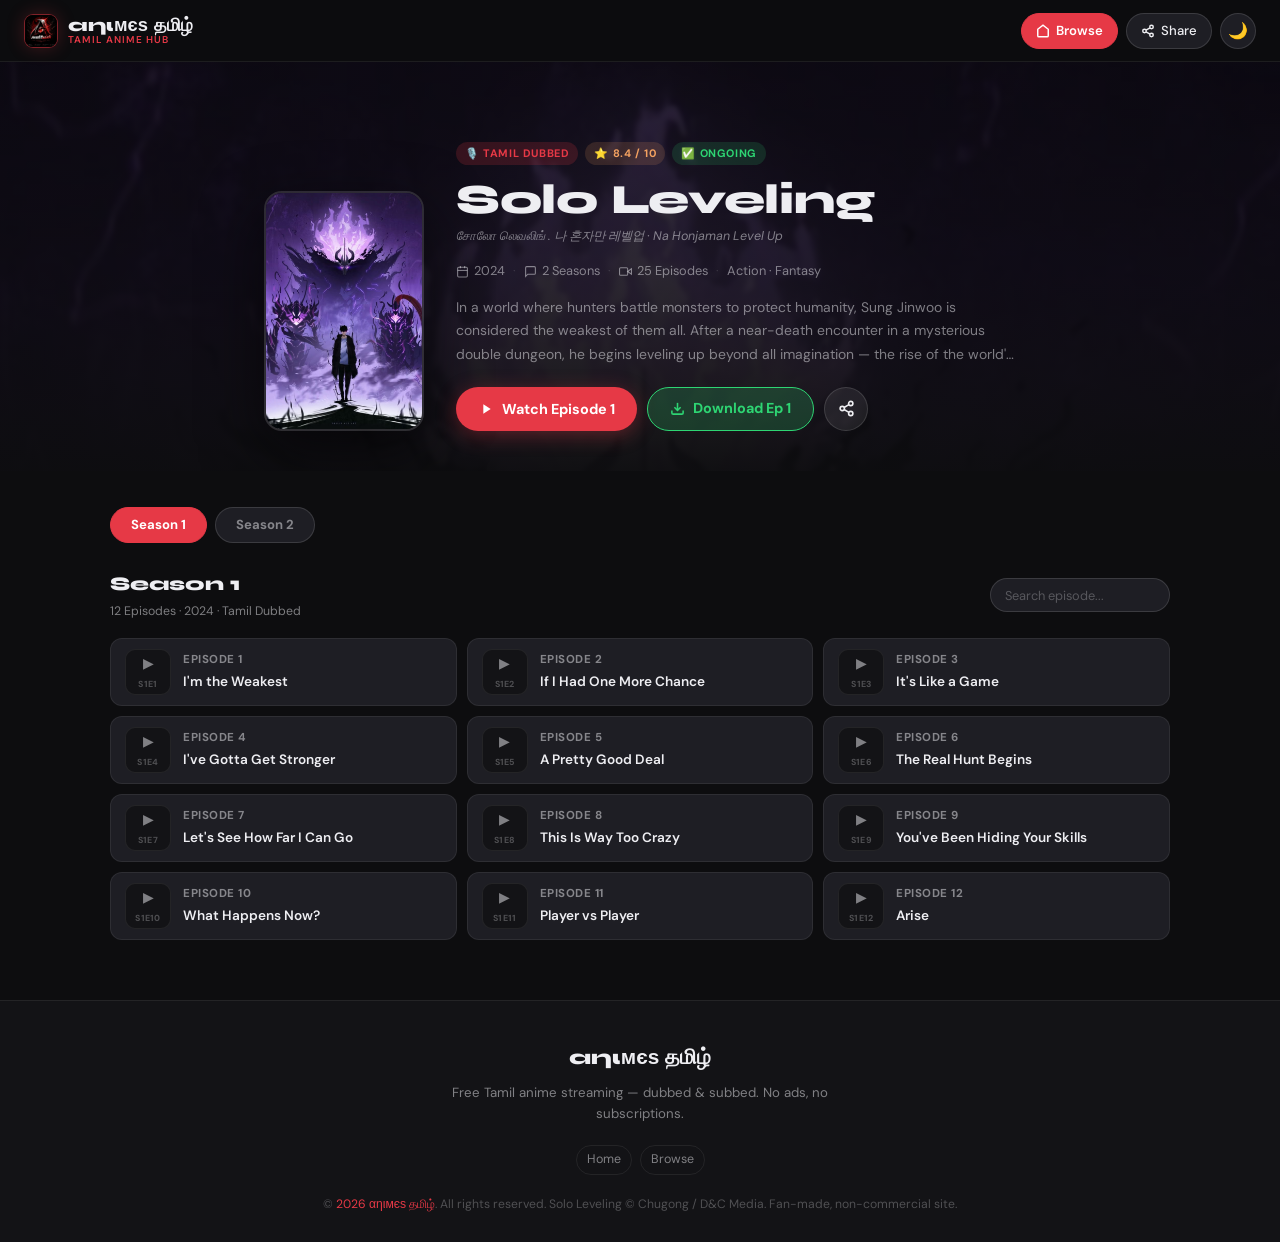
<file: SOLO-LEVELING.html>
<!DOCTYPE html>
<html lang="en" data-theme="dark">
<head>
  <meta charset="UTF-8" />
  <meta name="viewport" content="width=device-width, initial-scale=1.0" />
  <meta name="google-site-verification" content="Bs-zn-4_h5NOEnhNXeSkznOBG7yhEcJbRddoLscS0Bg" />

  <link rel="canonical" href="https://ani-tamil.me/" />
  <meta name="robots" content="index, follow">
  <link rel="icon" type="image/png" href="ani-tamil-logo-nav.jpg">
  <!-- Google tag (gtag.js) -->
  <script async src="https://www.googletagmanager.com/gtag/js?id=G-4DX2DXGVDZ"></script>
  <script>
    window.dataLayer = window.dataLayer || [];
    function gtag() { dataLayer.push(arguments); }
    gtag('js', new Date());
    gtag('config', 'G-4DX2DXGVDZ');
  </script>
  <title>Watch Anime in Tamil | Ani Tamil</title>
  <meta name="description"
    content="Watch Tamil dubbed and Tamil subbed anime online. Stream popular anime series including Solo Leveling, Jujutsu Kaisen, Black Clover, Blue Lock and more." />
  <meta property="og:title" content="Solo Leveling Tamil — αηιмєѕ தமிழ்" />
  <meta property="og:description" content="Watch Solo Leveling all 2 seasons in Tamil Dub — free on αηιмєѕ தமிழ்." />
  <meta property="og:image" content="https://ani-tamil.me/sololeveling.jpg" />
  <meta name="twitter:card" content="summary_large_image" />
  <link rel="stylesheet" href="style.css" />
  <link rel="stylesheet" href="anime-style.css" />
  <style>
    /* ── Video Player (native <video>) ── */
    .video-wrap { background: #000; position: relative; flex: 1; display: flex; flex-direction: column; }
    .video-player {
      width: 100%; height: 100%;
      background: #000;
      display: block;
      flex: 1;
      min-height: 0;
    }
    /* Controls bar extras */
    .ctrl-download {
      display: flex; align-items: center; gap: 6px;
      height: 36px; padding: 0 14px;
      border-radius: 99px;
      border: 1px solid rgba(255,255,255,0.2);
      background: rgba(255,255,255,0.08);
      color: #fff; font-size: 0.8rem; font-weight: 600;
      text-decoration: none;
      transition: all 0.22s;
    }
    .ctrl-download:hover { background: rgba(46,213,115,0.25); border-color: #2ed573; color: #2ed573; }
    /* Episode card download btn */
    .ep-card { position: relative; }
    .ep-dl-btn {
      position: absolute; right: 10px; top: 50%; transform: translateY(-50%);
      width: 30px; height: 30px; border-radius: 50%;
      background: rgba(46,213,115,0.15);
      border: 1px solid rgba(46,213,115,0.4);
      color: #2ed573;
      display: flex; align-items: center; justify-content: center;
      font-size: 0.75rem; text-decoration: none;
      opacity: 0; transition: opacity 0.2s, background 0.2s;
      z-index: 2;
      flex-shrink: 0;
    }
    .ep-card:hover .ep-dl-btn { opacity: 1; }
    .ep-dl-btn:hover { background: rgba(46,213,115,0.3); }
    /* Mobile: always show download */
    @media (max-width: 768px) { .ep-dl-btn { opacity: 1; } }
    /* No-src badge */
    .ep-no-src { opacity: 0.45; }
    .ep-badge-soon {
      font-size: 0.62rem; font-weight: 700; padding: 2px 7px;
      background: rgba(244,162,97,0.15); color: #f4a261;
      border-radius: 99px; margin-left: 6px; vertical-align: middle;
    }
    /* Video error state */
    .video-error {
      display: none; flex-direction: column; align-items: center; justify-content: center;
      gap: 14px; position: absolute; inset: 0;
      background: #000; color: rgba(255,255,255,0.7); font-size: 0.88rem; text-align: center; padding: 24px;
    }
    .video-error .err-icon { font-size: 2.8rem; }
    .video-error a {
      display: inline-flex; align-items: center; gap: 6px;
      padding: 8px 18px; border-radius: 99px;
      background: #e63946; color: #fff; font-weight: 700; font-size: 0.82rem;
      text-decoration: none; margin-top: 4px;
    }
  </style>
</head>
<body>

<!-- ── Navbar ── -->
<nav class="navbar">
  <a href="index.html" class="nav-brand">
    <img class="nav-logo" src="ani-tamil-logo-nav.jpg" alt="Ani Tamil logo" width="34" height="34" decoding="async" />
    <div class="nav-title">αηιмєѕ தமிழ்<span>Tamil Anime Hub</span></div>
  </a>
  <div class="nav-spacer"></div>
  <div class="nav-actions">
    <a href="home.html" class="nav-btn home-btn">
      <svg width="14" height="14" viewBox="0 0 24 24" fill="none" stroke="currentColor" stroke-width="2.5"><path d="M3 9l9-7 9 7v11a2 2 0 0 1-2 2H5a2 2 0 0 1-2-2z"/></svg>
      <span>Browse</span>
    </a>
    <button class="nav-btn" id="openShareNav">
      <svg width="14" height="14" viewBox="0 0 24 24" fill="none" stroke="currentColor" stroke-width="2.5"><circle cx="18" cy="5" r="3"/><circle cx="6" cy="12" r="3"/><circle cx="18" cy="19" r="3"/><line x1="8.59" y1="13.51" x2="15.42" y2="17.49"/><line x1="15.41" y1="6.51" x2="8.59" y2="10.49"/></svg>
      <span>Share</span>
    </button>
    <button class="theme-toggle" id="themeToggle" aria-label="Toggle theme">🌙</button>
  </div>
</nav>

<!-- ── Anime Hero ── -->
<div class="anime-hero">
  <div class="anime-hero-bg">
    <img src="sololeveling.jpg" alt="" aria-hidden="true" onerror="this.style.display='none'" class="anime-hero-backdrop"/>
    <div class="anime-hero-overlay"></div>
  </div>
  <div class="container anime-hero-content">
    <div class="anime-poster-wrap fade-up">
      <img src="sololeveling.jpg" alt="Solo Leveling poster" class="anime-poster"
        onerror="this.src='https://placehold.co/240x360/1e1e24/e63946?text=Solo+Leveling'"/>
    </div>
    <div class="anime-info fade-up delay-1">
      <div class="anime-badges">
        <span class="badge badge-red">🎙️ Tamil Dubbed</span>
        <span class="badge badge-gold">⭐ 8.4 / 10</span>
        <span class="badge badge-green">✅ Ongoing</span>
      </div>
      <h1 class="anime-title">Solo Leveling</h1>
      <p class="anime-native"> சோலோ லெவலிங் . 나 혼자만 레벨업 · Na Honjaman Level Up</p>
      <div class="anime-meta-row">
        <span class="anime-meta-item">
          <svg width="13" height="13" viewBox="0 0 24 24" fill="none" stroke="currentColor" stroke-width="2"><rect x="3" y="4" width="18" height="18" rx="2"/><line x1="16" y1="2" x2="16" y2="6"/><line x1="8" y1="2" x2="8" y2="6"/><line x1="3" y1="10" x2="21" y2="10"/></svg>
          2024
        </span>
        <span class="anime-meta-dot">·</span>
        <span class="anime-meta-item">
          <svg width="13" height="13" viewBox="0 0 24 24" fill="none" stroke="currentColor" stroke-width="2"><path d="M21 15a2 2 0 0 1-2 2H7l-4 4V5a2 2 0 0 1 2-2h14a2 2 0 0 1 2 2z"></path></svg>
          2 Seasons
        </span>
        <span class="anime-meta-dot">·</span>
        <span class="anime-meta-item">
          <svg width="13" height="13" viewBox="0 0 24 24" fill="none" stroke="currentColor" stroke-width="2"><polygon points="23 7 16 12 23 17 23 7"/><rect x="1" y="5" width="15" height="14" rx="2"/></svg>
          25 Episodes
        </span>
        <span class="anime-meta-dot">·</span>
        <span class="anime-meta-item">Action · Fantasy</span>
      </div>
      <p class="anime-desc">
        In a world where hunters battle monsters to protect humanity, Sung Jinwoo is considered the weakest of them all.
        After a near-death encounter in a mysterious double dungeon, he begins leveling up beyond all imagination —
        the rise of the world's greatest Shadow Monarch.
      </p>
      <div class="anime-action-row">
        <button class="btn-watch" id="watchFirstBtn">
          <svg width="16" height="16" viewBox="0 0 24 24" fill="currentColor"><path d="M8 5v14l11-7z"/></svg>
          Watch Episode 1
        </button>
        <a class="btn-watch" id="downloadFirstBtn" style="background:rgba(46,213,115,0.2);color:#2ed573;border:1.5px solid #2ed573;box-shadow:none;" href="#" download>
          <svg width="15" height="15" viewBox="0 0 24 24" fill="none" stroke="currentColor" stroke-width="2.5"><path d="M21 15v4a2 2 0 0 1-2 2H5a2 2 0 0 1-2-2v-4"/><polyline points="7 10 12 15 17 10"/><line x1="12" y1="15" x2="12" y2="3"/></svg>
          Download Ep 1
        </a>
        <button class="btn-icon" id="openShareHero" title="Share">
          <svg width="17" height="17" viewBox="0 0 24 24" fill="none" stroke="currentColor" stroke-width="2.3"><circle cx="18" cy="5" r="3"/><circle cx="6" cy="12" r="3"/><circle cx="18" cy="19" r="3"/><line x1="8.59" y1="13.51" x2="15.42" y2="17.49"/><line x1="15.41" y1="6.51" x2="8.59" y2="10.49"/></svg>
        </button>
      </div>
    </div>
  </div>
</div>

<!-- ── Episode Sections ── -->
<main class="anime-main">
  <div class="container">
    <div class="season-switcher" id="seasonSwitcher">
      <button class="season-tab-btn active" data-season="1">Season 1</button>
      <button class="season-tab-btn" data-season="2">Season 2</button>
    </div>

    <!-- Season 1 -->
    <div class="season-panel active" id="season-panel-1">
      <div class="season-panel-header">
        <div>
          <h2 class="season-panel-title">Season 1</h2>
          <p class="season-panel-meta">12 Episodes · 2024 · Tamil Dubbed</p>
        </div>
        <div class="ep-search-wrap">
          <input type="text" class="ep-search" placeholder="Search episode..." id="epSearch1" />
        </div>
      </div>
      <div class="ep-grid" id="epGrid1"></div>
    </div>

    <!-- Season 2 -->
    <div class="season-panel" id="season-panel-2">
      <div class="season-panel-header">
        <div>
          <h2 class="season-panel-title">Season 2</h2>
          <p class="season-panel-meta">13 Episodes · 2025 · Tamil Dubbed</p>
        </div>
        <div class="ep-search-wrap">
          <input type="text" class="ep-search" placeholder="Search episode..." id="epSearch2" />
        </div>
      </div>
      <div class="ep-grid" id="epGrid2"></div>
    </div>
  </div>
</main>

<!-- ── Footer ── -->
<footer>
  <div class="footer-brand">αηιмєѕ தமிழ்</div>
  <p class="footer-desc">Free Tamil anime streaming — dubbed & subbed. No ads, no subscriptions.</p>
  <div class="footer-links">
    <a href="index.html" class="footer-link">Home</a>
    <a href="home.html" class="footer-link">Browse</a>
  </div>
  <div class="footer-copy">
    © <span id="footerYear"></span> <span>αηιмєѕ தமிழ்</span>. All rights reserved.
    Solo Leveling © Chugong / D&C Media. Fan-made, non-commercial site.
  </div>
</footer>

<!-- ── Video Modal ── -->
<div class="video-modal" id="videoModal">
  <div class="video-topbar">
    <button class="video-close" id="videoClose" aria-label="Close">
      <svg width="16" height="16" viewBox="0 0 24 24" fill="none" stroke="currentColor" stroke-width="2.5"><line x1="18" y1="6" x2="6" y2="18"/><line x1="6" y1="6" x2="18" y2="18"/></svg>
    </button>
    <div class="video-ep-info">
      <p class="video-anime-name">Solo Leveling · Tamil Dub</p>
      <p class="video-ep-name" id="videoEpName">Episode 1</p>
    </div>
    <div class="video-ep-counter" id="videoEpCounter">1 / 25</div>
  </div>

  <div class="video-wrap" id="videoWrap">
    <!-- Loading spinner -->
    <div class="video-loading" id="videoLoading">
      <div class="spinner"></div>
      <span>Loading episode...</span>
    </div>
    <!-- Error state -->
    <div class="video-error" id="videoError">
      <div class="err-icon">⚠️</div>
      <p>Could not load this episode.<br/>Make sure the Google Drive file is set to <strong>Anyone with the link</strong>.</p>
      <a id="errOpenDrive" href="#" target="_blank" rel="noopener">Open in Google Drive</a>
    </div>
    <!-- Native video player -->
    <video id="videoPlayer" class="video-player" controls controlsList="nodownload" playsinline preload="none">
      Your browser does not support the video tag.
    </video>
    <!-- Google Drive preview player -->
    <iframe id="videoIframe" class="video-player" style="display:none; border:0;" allow="autoplay; encrypted-media; fullscreen; picture-in-picture" allowfullscreen referrerpolicy="no-referrer-when-downgrade"></iframe>
  </div>

  <div class="video-controls">
    <button class="video-nav-btn" id="btnPrev" disabled>
      <svg width="14" height="14" viewBox="0 0 24 24" fill="currentColor"><path d="M6 6h2v12H6zm3.5 6l8.5 6V6z"/></svg>
      Prev
    </button>
    <div style="display:flex;gap:8px;align-items:center;">
      <a class="ctrl-download" id="btnDownload" href="#" download title="Download this episode">
        <svg width="14" height="14" viewBox="0 0 24 24" fill="none" stroke="currentColor" stroke-width="2.5"><path d="M21 15v4a2 2 0 0 1-2 2H5a2 2 0 0 1-2-2v-4"/><polyline points="7 10 12 15 17 10"/><line x1="12" y1="15" x2="12" y2="3"/></svg>
        Download
      </a>
    </div>
    <button class="video-nav-btn" id="btnNext">
      Next
      <svg width="14" height="14" viewBox="0 0 24 24" fill="currentColor"><path d="M6 18l8.5-6L6 6v12zm2.5-6l5.5 4V8l-5.5 4zm7.5-6v12h2V6h-2z"/></svg>
    </button>
  </div>
</div>

<!-- ── Share Modal ── -->
<div class="modal-overlay" id="shareModal" role="dialog">
  <div class="share-sheet">
    <div class="share-handle"></div>
    <p class="share-title">Share Solo Leveling</p>
    <div class="share-grid">
      <button class="share-btn" onclick="shareWhatsApp()"><span class="share-icon">💬</span>WhatsApp</button>
      <button class="share-btn" onclick="shareTelegram()"><span class="share-icon">✈️</span>Telegram</button>
      <button class="share-btn" onclick="shareTwitter()"><span class="share-icon">🐦</span>Twitter</button>
      <button class="share-btn" onclick="shareFacebook()"><span class="share-icon">👍</span>Facebook</button>
      <button class="share-btn" onclick="shareReddit()"><span class="share-icon">🤖</span>Reddit</button>
      <button class="share-btn" onclick="shareEmail()"><span class="share-icon">📧</span>Email</button>
      <button class="share-btn" onclick="shareNative()"><span class="share-icon">📤</span>More</button>
      <button class="share-btn" onclick="copyLink()"><span class="share-icon">🔗</span>Copy</button>
    </div>
    <div class="share-copy-row">
      <span class="share-copy-url">https://ani-tamil.me/SOLO-LEVELING.html</span>
      <button class="share-copy-btn" onclick="copyLink()">Copy Link</button>
    </div>
  </div>
</div>

<!-- ── Toast ── -->
<div class="toast" id="toast"></div>

<script>
/* ================================================================
   SOLO LEVELING — Episode Data
   Each episode has:
     label : display label
     title : episode title
     id    : Google Drive FILE ID (just the ID, not full URL)
   URLs are generated automatically:
     Stream  → https://drive.google.com/file/d/ID/preview
     Download→ https://drive.google.com/uc?export=download&id=ID
   Episodes without an id show as "Coming Soon"
   ================================================================ */
const SEASONS = {
  1: [
    { label: 'Episode 1',  title: "I'm the Weakest",                  id: '1uVhaXCt6RNa9ego82Qu_BcbiCU2VrGZD' },
    { label: 'Episode 2',  title: "If I Had One More Chance",         id: '14IYNyfYYzATH8yxV2j2l_XCs-uoqdfFQ' },
    { label: 'Episode 3',  title: "It's Like a Game",                 id: '1P9TpLiTATBW8KGkWl5CMCbRIHXSGxNJR' },
    { label: 'Episode 4',  title: "I've Gotta Get Stronger",          id: '1Ylj_T3DyDFpFFcVcheEHLJy1DTB4wp7y' },
    { label: 'Episode 5',  title: "A Pretty Good Deal",               id: '14bsEhXuZEp-wzehlIRP1xturOY-nUKjt' },
    { label: 'Episode 6',  title: "The Real Hunt Begins",             id: '1n-SBauPeKWTvGv5-VHaGtevv0x-AOTN5' },
    { label: 'Episode 7',  title: "Let's See How Far I Can Go",       id: '1QwDE7u9gGz8J2Y6owMQOWgcfctTa0F3n' },
    { label: 'Episode 8',  title: "This Is Way Too Crazy",            id: '1myJLio4i3PErS7VkNpYP8USlmz0CrIw1' },
    { label: 'Episode 9',  title: "You've Been Hiding Your Skills",   id: '1FaERsHpEO-Bws0KXCM_BvxjWlmPhcoXh' },
    { label: 'Episode 10', title: "What Happens Now?",                id: '1ivHVRDfSS1d2zr7zyU7_JTTGEe1-WD3E' },
    { label: 'Episode 11', title: "Player vs Player",                 id: '1gWZEyqBjoKFK-hkrRPuEJWgblCbDsdDU' },
    { label: 'Episode 12', title: "Arise",                            id: '1y6Xw1PN9EXOcAr_3AK91Cvc6cEbIfnQJ' },
  ],
  2: [
    { label: 'Episode 1',  title: "The World's Strongest",        id: '1IjzMqtD7Y_SBeqILVMUnlSfg3XhmXo1v' },
    { label: 'Episode 2',  title: "Kamish's Wrath",               id: '1COvIWUbAHmUnMZmiQqdodioWqF4WLUsm' },
    { label: 'Episode 3',  title: "The Cup of Reincarnation",     id: '1BNwds7e9YgyRkT8-lAaBjE9tjHpFzxKm' },
    { label: 'Episode 4',  title: "System Error",                 id: '1JFUv3l7pcqd-PRpn9R97tC0fVpBRX4ox' },
    { label: 'Episode 5',  title: "The Absolute Being",           id: '1leb76k-bzOQLSTDB-DMPxwBK-_z2aYOi' },
    { label: 'Episode 6',  title: "The Monarch's Power",          id: '1lFZ7qhd5c-HsrEj6fSJP_s6IhPM8PXvB' },
    { label: 'Episode 7',  title: "Rulers and Monarchs",          id: '1n5coBb0jm1GEZaZLY8qxPSFANbpWjKbd' },
    { label: 'Episode 8',  title: "The Final Battle Begins",      id: '18JoOBF2Pi8stqohJ4Cr_eW7ccv4NH1OD' },
    { label: 'Episode 9',  title: "Dragon's Lair",                id: '1JeRLNgBQoNaOzQdPpWjeDvNzkOidreZi' },
    { label: 'Episode 10', title: "A Brilliant Opportunity",      id: '1cB8NsCUAOwWn56t9BPSMLrH3ICCONfIc' },
    { label: 'Episode 11', title: "The Calm Before the Storm",    id: '1Cwk_2B2__at_NwvU65Ex0F7rU3hdv6Q6' },
    { label: 'Episode 12', title: "Arise (Part 2)",               id: '1L7QGXAbb9EES20vAkFsTSWvSQTt0K4fy' },
    { label: 'Episode 13', title: "The Shadow Monarch",           id: '1vlQkmRSlWMcG6zUk0UPcUDq3KfOYryGQ' },
  ],
};

/* ── URL helpers ── */
function streamUrl(id)   { return `https://drive.google.com/file/d/${id}/preview`; }
function downloadUrl(id) { return `https://drive.google.com/uc?export=download&id=${id}`; }
function driveUrl(id)    { return `https://drive.google.com/file/d/${id}/view`; }

/* ── Build flat playlist (only episodes WITH an id) ── */
let playlist = [];
Object.entries(SEASONS).forEach(([s, eps]) => {
  eps.forEach((ep, i) => {
    playlist.push({ ...ep, season: +s, epNum: i + 1, globalIndex: playlist.length });
  });
});

/* Playable episodes only (has id) */
const playable = playlist.filter(e => e.id);

let currentIndex = 0; // index in playlist[]

/* ── Render episode cards ── */
function renderEpisodes(season, filter = '') {
  const grid = document.getElementById(`epGrid${season}`);
  const eps  = SEASONS[season];
  const q    = filter.toLowerCase();
  grid.innerHTML = '';

  eps.forEach((ep, i) => {
    if (q && !ep.label.toLowerCase().includes(q) && !ep.title.toLowerCase().includes(q)) return;

    const globalIdx = playlist.findIndex(p => p.season === season && p.epNum === i + 1);
    const hasVideo  = !!ep.id;

    const card = document.createElement('div');
    card.className = 'ep-card' + (hasVideo ? '' : ' ep-no-src');
    card.dataset.index = globalIdx;

    card.innerHTML = `
      <div class="ep-thumb">
        <div class="ep-play-icon">${hasVideo ? '▶' : '🕐'}</div>
        <span class="ep-num">S${season}E${i+1}</span>
      </div>
      <div class="ep-info" style="padding-right:${hasVideo ? '44px' : '8px'}">
        <p class="ep-label">${ep.label}${!hasVideo ? '<span class="ep-badge-soon">Soon</span>' : ''}</p>
        <p class="ep-title">${ep.title}</p>
      </div>
      ${hasVideo ? `<a class="ep-dl-btn" href="${downloadUrl(ep.id)}" data-drive-id="${ep.id}" download
        title="Download ${ep.label}" onclick="event.stopPropagation()">
        <svg width="13" height="13" viewBox="0 0 24 24" fill="none" stroke="currentColor" stroke-width="2.5">
          <path d="M21 15v4a2 2 0 0 1-2 2H5a2 2 0 0 1-2-2v-4"/>
          <polyline points="7 10 12 15 17 10"/><line x1="12" y1="15" x2="12" y2="3"/>
        </svg></a>` : ''}`;

    if (hasVideo) {
      card.style.cursor = 'pointer';
      card.addEventListener('click', () => openPlayer(globalIdx));
    }

    grid.appendChild(card);
  });
}

renderEpisodes(1);
renderEpisodes(2);

/* ── Set download link on hero button ── */
const firstEp = SEASONS[1][0];
if (firstEp.id) {
  document.getElementById('downloadFirstBtn').href = downloadUrl(firstEp.id);
  document.getElementById('downloadFirstBtn').dataset.driveId = firstEp.id;
}

/* ── Season tabs ── */
let activeSeason = 1;
document.getElementById('seasonSwitcher').addEventListener('click', e => {
  const btn = e.target.closest('.season-tab-btn');
  if (!btn) return;
  const s = +btn.dataset.season;
  if (s === activeSeason) return;
  activeSeason = s;
  document.querySelectorAll('.season-tab-btn').forEach(b => b.classList.toggle('active', +b.dataset.season === s));
  document.querySelectorAll('.season-panel').forEach(p => p.classList.toggle('active', p.id === `season-panel-${s}`));
});

/* ── Episode search ── */
document.getElementById('epSearch1').addEventListener('input', e => renderEpisodes(1, e.target.value));
document.getElementById('epSearch2').addEventListener('input', e => renderEpisodes(2, e.target.value));

/* ── Video Player ── */
const videoModal   = document.getElementById('videoModal');
const videoPlayer  = document.getElementById('videoPlayer');
const videoIframe  = document.getElementById('videoIframe');
const videoWrap    = document.getElementById('videoWrap');
const videoLoading = document.getElementById('videoLoading');
const videoError   = document.getElementById('videoError');
const videoEpName  = document.getElementById('videoEpName');
const videoEpCtr   = document.getElementById('videoEpCounter');
const btnPrev      = document.getElementById('btnPrev');
const btnNext      = document.getElementById('btnNext');
const btnDownload  = document.getElementById('btnDownload');
const errOpenDrive = document.getElementById('errOpenDrive');

function openPlayer(globalIdx) {
  const ep = playlist[globalIdx];
  if (!ep || !ep.id) return;
  currentIndex = globalIdx;
  videoModal.classList.add('open');
  document.body.style.overflow = 'hidden';
  loadEpisode(ep);
  updateControls();
}

function loadEpisodeLegacy(ep) {
  // Reset states
  videoLoading.style.display = 'flex';
  videoError.style.display   = 'none';
  // hide both players initially
  videoPlayer.style.display  = 'none';
  videoIframe.style.display  = 'none';
  try { videoPlayer.pause(); } catch(e){}
  try { videoPlayer.removeAttribute('src'); videoPlayer.load(); } catch(e){}

  // Update labels
  videoEpName.textContent = `S${ep.season} · ${ep.label} — ${ep.title}`;
  videoEpCtr.textContent  = `${ep.globalIndex + 1} / ${playlist.length}`;

  // Set download link (direct download, no redirect)
  btnDownload.href         = downloadUrl(ep.id);
  btnDownload.dataset.driveId = ep.id;
  btnDownload.setAttribute('download', `Solo-Leveling-S${ep.season}-${ep.label}.mp4`);
  errOpenDrive.href        = driveUrl(ep.id);

  // First try: use direct download URL (may stream if Drive serves correct media headers)
  const src = downloadUrl(ep.id);
  videoPlayer.src = src;
  videoPlayer.style.display = 'block';

  // If native video can play, hide loader. If it errors, fallback to Drive preview iframe.
  videoPlayer.oncanplay = () => {
    videoLoading.style.display = 'none';
    videoError.style.display   = 'none';
  };

  videoPlayer.onerror = () => {
    // Native playback failed — try Drive preview in an iframe
    videoLoading.style.display = 'none';
    videoPlayer.style.display  = 'none';
    const iframeSrc = streamUrl(ep.id);
    videoIframe.src = iframeSrc;
    videoIframe.style.display = 'block';
    // If iframe doesn't load within a short time, show error message
    let iframeTimeout = setTimeout(() => {
      if (videoIframe.style.display === 'block') {
        videoIframe.style.display = 'none';
        videoError.style.display = 'flex';
      }
    }, 5000);
    videoIframe.onload = () => { clearTimeout(iframeTimeout); videoError.style.display = 'none'; };
  };

  // Timeout fallback if canplay never fires (Drive sometimes slow)
  let fallback = setTimeout(() => {
    if (videoLoading.style.display !== 'none') {
      // Still loading — hide spinner, let video handle itself
      videoLoading.style.display = 'none';
      videoPlayer.style.display  = 'block';
    }
  }, 5000);

  videoPlayer.addEventListener('canplay', () => clearTimeout(fallback), { once: true });

  // Highlight active episode card
  document.querySelectorAll('.ep-card').forEach(c => {
    c.classList.toggle('playing', +c.dataset.index === currentIndex);
  });
}

function loadEpisode(ep) {
  videoLoading.style.display = 'flex';
  videoError.style.display   = 'none';
  videoPlayer.style.display  = 'none';
  videoIframe.style.display  = 'none';
  try { videoPlayer.pause(); } catch(e){}
  try { videoPlayer.removeAttribute('src'); videoPlayer.load(); } catch(e){}
  try { videoIframe.removeAttribute('src'); } catch(e){}

  videoEpName.textContent = `S${ep.season} - ${ep.label} - ${ep.title}`;
  videoEpCtr.textContent  = `${ep.globalIndex + 1} / ${playlist.length}`;

  btnDownload.href         = downloadUrl(ep.id);
  btnDownload.dataset.driveId = ep.id;
  btnDownload.setAttribute('download', `Solo-Leveling-S${ep.season}-${ep.label}.mp4`);
  errOpenDrive.href        = driveUrl(ep.id);

  const iframeSrc = streamUrl(ep.id);
  let iframeLoaded = false;
  const iframeTimeout = setTimeout(() => {
    if (!iframeLoaded) {
      videoIframe.style.display = 'none';
      videoError.style.display = 'flex';
    }
  }, 12000);

  videoIframe.onload = () => {
    iframeLoaded = true;
    clearTimeout(iframeTimeout);
    videoLoading.style.display = 'none';
    videoError.style.display   = 'none';
  };

  videoIframe.src = iframeSrc;
  videoIframe.style.display = 'block';

  document.querySelectorAll('.ep-card').forEach(c => {
    c.classList.toggle('playing', +c.dataset.index === currentIndex);
  });
}

function updateControls() {
  // Find adjacent playable episodes
  const prevPlayable = playlist.slice(0, currentIndex).reverse().find(e => e.id);
  const nextPlayable = playlist.slice(currentIndex + 1).find(e => e.id);
  btnPrev.disabled = !prevPlayable;
  btnNext.disabled = !nextPlayable;
}

document.getElementById('videoClose').addEventListener('click', () => {
  videoModal.classList.remove('open');
  document.body.style.overflow = '';
  try { videoPlayer.pause(); } catch(e){}
  try { videoPlayer.removeAttribute('src'); videoPlayer.load(); } catch(e){}
  try { videoIframe.removeAttribute('src'); videoIframe.style.display = 'none'; } catch(e){}
});

btnPrev.addEventListener('click', () => {
  const prev = playlist.slice(0, currentIndex).reverse().find(e => e.id);
  if (prev) { currentIndex = prev.globalIndex; loadEpisode(prev); updateControls(); }
});

btnNext.addEventListener('click', () => {
  const next = playlist.slice(currentIndex + 1).find(e => e.id);
  if (next) { currentIndex = next.globalIndex; loadEpisode(next); updateControls(); }
});

// Keyboard shortcuts
document.addEventListener('keydown', e => {
  if (!videoModal.classList.contains('open')) return;
  if (e.key === 'Escape')      document.getElementById('videoClose').click();
  if (e.key === 'ArrowRight')  btnNext.click();
  if (e.key === 'ArrowLeft')   btnPrev.click();
  if (e.key === ' ')           { e.preventDefault(); if (videoPlayer.style.display !== 'none') { videoPlayer.paused ? videoPlayer.play() : videoPlayer.pause(); } }
});

// Swipe navigation
let touchStartX = 0;
videoModal.addEventListener('touchstart', e => { touchStartX = e.touches[0].clientX; }, {passive:true});
videoModal.addEventListener('touchend', e => {
  const dx = e.changedTouches[0].clientX - touchStartX;
  if (Math.abs(dx) < 70) return;
  if (dx < 0) btnNext.click(); else btnPrev.click();
}, {passive:true});

// Watch Ep 1 button
document.getElementById('watchFirstBtn').addEventListener('click', () => {
  const first = playlist.find(e => e.id);
  if (first) openPlayer(first.globalIndex);
});

/* ── Theme ── */
const root = document.documentElement;
const themeBtn = document.getElementById('themeToggle');
const saved = localStorage.getItem('theme') || 'dark';
root.setAttribute('data-theme', saved);
themeBtn.textContent = saved === 'dark' ? '🌙' : '☀️';
themeBtn.addEventListener('click', () => {
  const next = root.getAttribute('data-theme') === 'dark' ? 'light' : 'dark';
  root.setAttribute('data-theme', next);
  themeBtn.textContent = next === 'dark' ? '🌙' : '☀️';
  localStorage.setItem('theme', next);
});

document.getElementById('footerYear').textContent = new Date().getFullYear();

/* ── Share ── */
const SITE_URL  = 'https://ani-tamil.me/SOLO-LEVELING.html';
const SITE_TEXT = '🎌 Watch Solo Leveling in Tamil — Free on αηιмєѕ தமிழ்!';
const shareModal = document.getElementById('shareModal');

function openShareModal() { shareModal.classList.add('open'); document.body.style.overflow = 'hidden'; }
function closeShareModal() { shareModal.classList.remove('open'); document.body.style.overflow = ''; }

['openShareNav','openShareHero'].forEach(id => {
  const el = document.getElementById(id);
  if (el) el.addEventListener('click', openShareModal);
});
shareModal.addEventListener('click', e => { if (e.target === shareModal) closeShareModal(); });

function shareWhatsApp()  { window.open(`https://wa.me/?text=${encodeURIComponent(SITE_TEXT+' '+SITE_URL)}`,'_blank'); }
function shareTelegram()  { window.open(`https://t.me/share/url?url=${encodeURIComponent(SITE_URL)}&text=${encodeURIComponent(SITE_TEXT)}`,'_blank'); }
function shareTwitter()   { window.open(`https://twitter.com/intent/tweet?text=${encodeURIComponent(SITE_TEXT)}&url=${encodeURIComponent(SITE_URL)}`,'_blank'); }
function shareFacebook()  { window.open(`https://www.facebook.com/sharer/sharer.php?u=${encodeURIComponent(SITE_URL)}`,'_blank'); }
function shareReddit()    { window.open(`https://reddit.com/submit?url=${encodeURIComponent(SITE_URL)}&title=${encodeURIComponent(SITE_TEXT)}`,'_blank'); }
function shareEmail()     { window.open(`mailto:?subject=${encodeURIComponent('Solo Leveling Tamil')}&body=${encodeURIComponent(SITE_TEXT+'\n\n'+SITE_URL)}`); }
function shareNative()    { if(navigator.share) navigator.share({title:'Solo Leveling Tamil',text:SITE_TEXT,url:SITE_URL}); else copyLink(); }
function copyLink()       { navigator.clipboard.writeText(SITE_URL).then(()=>showToast('Link copied! 🔗')); }

const toastEl = document.getElementById('toast');
let toastTimer;
function showToast(msg) {
  toastEl.textContent = msg;
  toastEl.classList.add('show');
  clearTimeout(toastTimer);
  toastTimer = setTimeout(() => toastEl.classList.remove('show'), 2400);
}

// ── Download handler: try fetch -> blob to avoid redirect, fallback to opening Drive link ──
async function downloadDriveById(id, filename) {
  const url = downloadUrl(id);
  showToast('Preparing download...');
  try {
    const resp = await fetch(url);
    if (!resp.ok) throw new Error('Network error');
    const blob = await resp.blob();
    const a = document.createElement('a');
    const objUrl = URL.createObjectURL(blob);
    a.href = objUrl;
    a.download = filename || `Solo-Leveling-${id}.mp4`;
    document.body.appendChild(a);
    a.click();
    a.remove();
    URL.revokeObjectURL(objUrl);
    showToast('Download started');
  } catch (err) {
    // Fallback: open Drive download link (may show Drive UI if CORS blocks fetch)
    window.open(url, '_blank', 'noopener');
  }
}

// Delegate clicks for any download buttons/links and route through fetch download
document.addEventListener('click', e => {
  const dl = e.target.closest('.ep-dl-btn, .ctrl-download, #downloadFirstBtn');
  if (!dl) return;
  e.preventDefault();
  e.stopPropagation();
  const id = dl.dataset.driveId || (new URL(dl.href, location.href).searchParams.get('id'));
  const filename = dl.getAttribute('download') || `${document.title.replace(/\s+/g,'-')}-${id}.mp4`;
  if (!id) { showToast('File not available'); return; }
  downloadDriveById(id, filename);
});
</script>
</body>
</html>
</file>
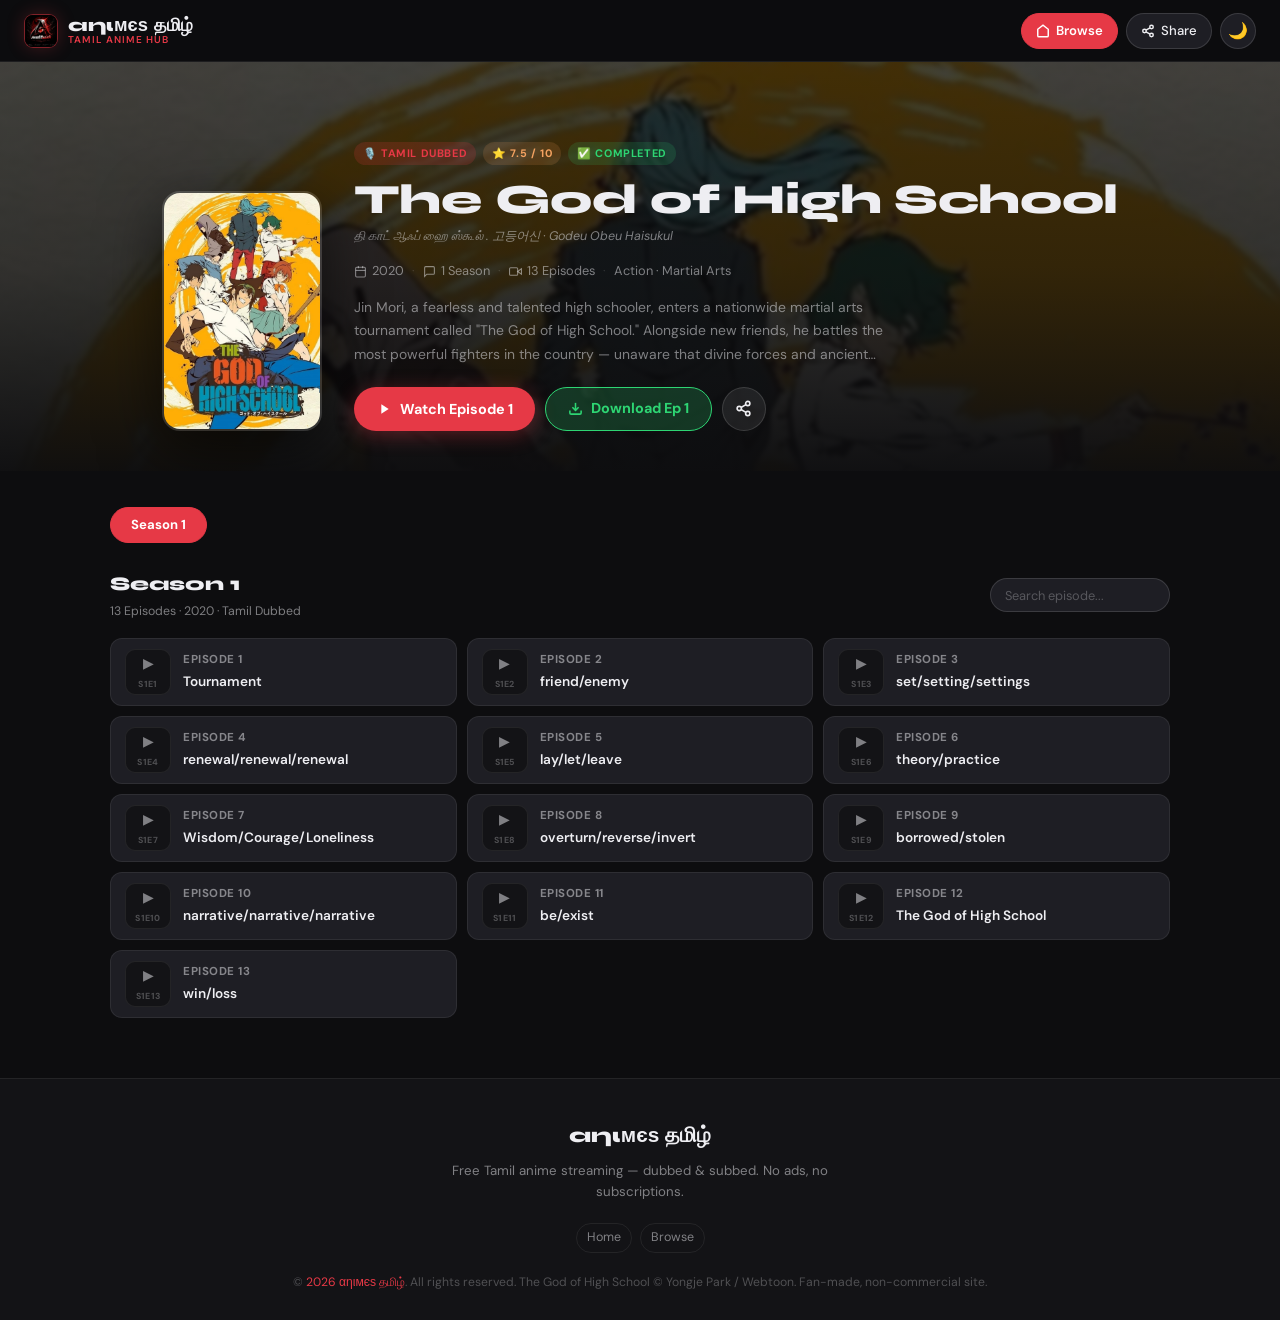
<file: THE-GOD-OF-HIGH-SCHOOL.html>
<!DOCTYPE html>
<html lang="en" data-theme="dark">
<head>
  <meta charset="UTF-8" />
  <meta name="viewport" content="width=device-width, initial-scale=1.0" />
  <meta name="google-site-verification" content="Bs-zn-4_h5NOEnhNXeSkznOBG7yhEcJbRddoLscS0Bg" />

  <link rel="canonical" href="https://ani-tamil.me/" />
  <meta name="robots" content="index, follow">
  <link rel="icon" type="image/png" href="ani-tamil-logo-nav.jpg">
  <!-- Google tag (gtag.js) -->
  <script async src="https://www.googletagmanager.com/gtag/js?id=G-4DX2DXGVDZ"></script>
  <script>
    window.dataLayer = window.dataLayer || [];
    function gtag() { dataLayer.push(arguments); }
    gtag('js', new Date());
    gtag('config', 'G-4DX2DXGVDZ');
  </script>
  <title>Watch Anime in Tamil | Ani Tamil</title>
  <meta name="description"
    content="Watch Tamil dubbed and Tamil subbed anime online. Stream popular anime series including Solo Leveling, Jujutsu Kaisen, Black Clover, Blue Lock and more." />
  <meta property="og:title" content="The God of High School Tamil — αηιмєѕ தமிழ்" />
  <meta property="og:description" content="Watch The God of High School Season 1 in Tamil Dub — free on αηιмєѕ தமிழ்." />
  <meta property="og:image" content="https://ani-tamil.me/TGOHS.jpg" />
  <meta name="twitter:card" content="summary_large_image" />
  <link rel="stylesheet" href="style.css" />
  <link rel="stylesheet" href="anime-style.css" />
  <style>
    /* ── Video Player (native <video>) ── */
    .video-wrap { background: #000; position: relative; flex: 1; display: flex; flex-direction: column; }
    .video-player {
      width: 100%; height: 100%;
      background: #000;
      display: block;
      flex: 1;
      min-height: 0;
    }
    /* Controls bar extras */
    .ctrl-download {
      display: flex; align-items: center; gap: 6px;
      height: 36px; padding: 0 14px;
      border-radius: 99px;
      border: 1px solid rgba(255,255,255,0.2);
      background: rgba(255,255,255,0.08);
      color: #fff; font-size: 0.8rem; font-weight: 600;
      text-decoration: none;
      transition: all 0.22s;
    }
    .ctrl-download:hover { background: rgba(46,213,115,0.25); border-color: #2ed573; color: #2ed573; }
    /* Episode card download btn */
    .ep-card { position: relative; }
    .ep-dl-btn {
      position: absolute; right: 10px; top: 50%; transform: translateY(-50%);
      width: 30px; height: 30px; border-radius: 50%;
      background: rgba(46,213,115,0.15);
      border: 1px solid rgba(46,213,115,0.4);
      color: #2ed573;
      display: flex; align-items: center; justify-content: center;
      font-size: 0.75rem; text-decoration: none;
      opacity: 0; transition: opacity 0.2s, background 0.2s;
      z-index: 2;
      flex-shrink: 0;
    }
    .ep-card:hover .ep-dl-btn { opacity: 1; }
    .ep-dl-btn:hover { background: rgba(46,213,115,0.3); }
    /* Mobile: always show download */
    @media (max-width: 768px) { .ep-dl-btn { opacity: 1; } }
    /* No-src badge */
    .ep-no-src { opacity: 0.45; }
    .ep-badge-soon {
      font-size: 0.62rem; font-weight: 700; padding: 2px 7px;
      background: rgba(244,162,97,0.15); color: #f4a261;
      border-radius: 99px; margin-left: 6px; vertical-align: middle;
    }
    /* Video error state */
    .video-error {
      display: none; flex-direction: column; align-items: center; justify-content: center;
      gap: 14px; position: absolute; inset: 0;
      background: #000; color: rgba(255,255,255,0.7); font-size: 0.88rem; text-align: center; padding: 24px;
    }
    .video-error .err-icon { font-size: 2.8rem; }
    .video-error a {
      display: inline-flex; align-items: center; gap: 6px;
      padding: 8px 18px; border-radius: 99px;
      background: #e63946; color: #fff; font-weight: 700; font-size: 0.82rem;
      text-decoration: none; margin-top: 4px;
    }
  </style>
</head>
<body>

<!-- ── Navbar ── -->
<nav class="navbar">
  <a href="index.html" class="nav-brand">
    <img class="nav-logo" src="ani-tamil-logo-nav.jpg" alt="Ani Tamil logo" width="34" height="34" decoding="async" />
    <div class="nav-title">αηιмєѕ தமிழ்<span>Tamil Anime Hub</span></div>
  </a>
  <div class="nav-spacer"></div>
  <div class="nav-actions">
    <a href="home.html" class="nav-btn home-btn">
      <svg width="14" height="14" viewBox="0 0 24 24" fill="none" stroke="currentColor" stroke-width="2.5"><path d="M3 9l9-7 9 7v11a2 2 0 0 1-2 2H5a2 2 0 0 1-2-2z"/></svg>
      <span>Browse</span>
    </a>
    <button class="nav-btn" id="openShareNav">
      <svg width="14" height="14" viewBox="0 0 24 24" fill="none" stroke="currentColor" stroke-width="2.5"><circle cx="18" cy="5" r="3"/><circle cx="6" cy="12" r="3"/><circle cx="18" cy="19" r="3"/><line x1="8.59" y1="13.51" x2="15.42" y2="17.49"/><line x1="15.41" y1="6.51" x2="8.59" y2="10.49"/></svg>
      <span>Share</span>
    </button>
    <button class="theme-toggle" id="themeToggle" aria-label="Toggle theme">🌙</button>
  </div>
</nav>

<!-- ── Anime Hero ── -->
<div class="anime-hero">
  <div class="anime-hero-bg">
    <img src="TGOHS.jpg" alt="" aria-hidden="true" onerror="this.style.display='none'" class="anime-hero-backdrop"/>
    <div class="anime-hero-overlay"></div>
  </div>
  <div class="container anime-hero-content">
    <div class="anime-poster-wrap fade-up">
      <img src="TGOHS.jpg" alt="The God of High School poster" class="anime-poster"
        onerror="this.src='https://placehold.co/240x360/1e1e24/e63946?text=God+of+High+School'"/>
    </div>
    <div class="anime-info fade-up delay-1">
      <div class="anime-badges">
        <span class="badge badge-red">🎙️ Tamil Dubbed</span>
        <span class="badge badge-gold">⭐ 7.5 / 10</span>
        <span class="badge badge-green">✅ Completed</span>
      </div>
      <h1 class="anime-title">The God of High School</h1>
      <p class="anime-native"> தி காட் ஆஃப் ஹை ஸ்கூல் . 고등어신 · Godeu Obeu Haisukul</p>
      <div class="anime-meta-row">
        <span class="anime-meta-item">
          <svg width="13" height="13" viewBox="0 0 24 24" fill="none" stroke="currentColor" stroke-width="2"><rect x="3" y="4" width="18" height="18" rx="2"/><line x1="16" y1="2" x2="16" y2="6"/><line x1="8" y1="2" x2="8" y2="6"/><line x1="3" y1="10" x2="21" y2="10"/></svg>
          2020
        </span>
        <span class="anime-meta-dot">·</span>
        <span class="anime-meta-item">
          <svg width="13" height="13" viewBox="0 0 24 24" fill="none" stroke="currentColor" stroke-width="2"><path d="M21 15a2 2 0 0 1-2 2H7l-4 4V5a2 2 0 0 1 2-2h14a2 2 0 0 1 2 2z"></path></svg>
          1 Season
        </span>
        <span class="anime-meta-dot">·</span>
        <span class="anime-meta-item">
          <svg width="13" height="13" viewBox="0 0 24 24" fill="none" stroke="currentColor" stroke-width="2"><polygon points="23 7 16 12 23 17 23 7"/><rect x="1" y="5" width="15" height="14" rx="2"/></svg>
          13 Episodes
        </span>
        <span class="anime-meta-dot">·</span>
        <span class="anime-meta-item">Action · Martial Arts</span>
      </div>
      <p class="anime-desc">
        Jin Mori, a fearless and talented high schooler, enters a nationwide martial arts tournament
        called "The God of High School." Alongside new friends, he battles the most powerful fighters
        in the country — unaware that divine forces and ancient secrets lie hidden beneath the competition.
      </p>
      <div class="anime-action-row">
        <button class="btn-watch" id="watchFirstBtn">
          <svg width="16" height="16" viewBox="0 0 24 24" fill="currentColor"><path d="M8 5v14l11-7z"/></svg>
          Watch Episode 1
        </button>
        <a class="btn-watch" id="downloadFirstBtn" style="background:rgba(46,213,115,0.2);color:#2ed573;border:1.5px solid #2ed573;box-shadow:none;" href="#" download>
          <svg width="15" height="15" viewBox="0 0 24 24" fill="none" stroke="currentColor" stroke-width="2.5"><path d="M21 15v4a2 2 0 0 1-2 2H5a2 2 0 0 1-2-2v-4"/><polyline points="7 10 12 15 17 10"/><line x1="12" y1="15" x2="12" y2="3"/></svg>
          Download Ep 1
        </a>
        <button class="btn-icon" id="openShareHero" title="Share">
          <svg width="17" height="17" viewBox="0 0 24 24" fill="none" stroke="currentColor" stroke-width="2.3"><circle cx="18" cy="5" r="3"/><circle cx="6" cy="12" r="3"/><circle cx="18" cy="19" r="3"/><line x1="8.59" y1="13.51" x2="15.42" y2="17.49"/><line x1="15.41" y1="6.51" x2="8.59" y2="10.49"/></svg>
        </button>
      </div>
    </div>
  </div>
</div>

<!-- ── Episode Sections ── -->
<main class="anime-main">
  <div class="container">
    <div class="season-switcher" id="seasonSwitcher">
      <button class="season-tab-btn active" data-season="1">Season 1</button>
    </div>

    <!-- Season 1 -->
    <div class="season-panel active" id="season-panel-1">
      <div class="season-panel-header">
        <div>
          <h2 class="season-panel-title">Season 1</h2>
          <p class="season-panel-meta">13 Episodes · 2020 · Tamil Dubbed</p>
        </div>
        <div class="ep-search-wrap">
          <input type="text" class="ep-search" placeholder="Search episode..." id="epSearch1" />
        </div>
      </div>
      <div class="ep-grid" id="epGrid1"></div>
    </div>

  </div>
</main>

<!-- ── Footer ── -->
<footer>
  <div class="footer-brand">αηιмєѕ தமிழ்</div>
  <p class="footer-desc">Free Tamil anime streaming — dubbed & subbed. No ads, no subscriptions.</p>
  <div class="footer-links">
    <a href="index.html" class="footer-link">Home</a>
    <a href="home.html" class="footer-link">Browse</a>
  </div>
  <div class="footer-copy">
    © <span id="footerYear"></span> <span>αηιмєѕ தமிழ்</span>. All rights reserved.
    The God of High School © Yongje Park / Webtoon. Fan-made, non-commercial site.
  </div>
</footer>

<!-- ── Video Modal ── -->
<div class="video-modal" id="videoModal">
  <div class="video-topbar">
    <button class="video-close" id="videoClose" aria-label="Close">
      <svg width="16" height="16" viewBox="0 0 24 24" fill="none" stroke="currentColor" stroke-width="2.5"><line x1="18" y1="6" x2="6" y2="18"/><line x1="6" y1="6" x2="18" y2="18"/></svg>
    </button>
    <div class="video-ep-info">
      <p class="video-anime-name">The God of High School · Tamil Dub</p>
      <p class="video-ep-name" id="videoEpName">Episode 1</p>
    </div>
    <div class="video-ep-counter" id="videoEpCounter">1 / 13</div>
  </div>

  <div class="video-wrap" id="videoWrap">
    <!-- Loading spinner -->
    <div class="video-loading" id="videoLoading">
      <div class="spinner"></div>
      <span>Loading episode...</span>
    </div>
    <!-- Error state -->
    <div class="video-error" id="videoError">
      <div class="err-icon">⚠️</div>
      <p>Could not load this episode.<br/>Make sure the Google Drive file is set to <strong>Anyone with the link</strong>.</p>
      <a id="errOpenDrive" href="#" target="_blank" rel="noopener">Open in Google Drive</a>
    </div>
    <!-- Native video player -->
    <video id="videoPlayer" class="video-player" controls controlsList="nodownload" playsinline preload="none">
      Your browser does not support the video tag.
    </video>
    <!-- Google Drive preview player -->
    <iframe id="videoIframe" class="video-player" style="display:none; border:0;" allow="autoplay; encrypted-media; fullscreen; picture-in-picture" allowfullscreen referrerpolicy="no-referrer-when-downgrade"></iframe>
  </div>

  <div class="video-controls">
    <button class="video-nav-btn" id="btnPrev" disabled>
      <svg width="14" height="14" viewBox="0 0 24 24" fill="currentColor"><path d="M6 6h2v12H6zm3.5 6l8.5 6V6z"/></svg>
      Prev
    </button>
    <div style="display:flex;gap:8px;align-items:center;">
      <a class="ctrl-download" id="btnDownload" href="#" download title="Download this episode">
        <svg width="14" height="14" viewBox="0 0 24 24" fill="none" stroke="currentColor" stroke-width="2.5"><path d="M21 15v4a2 2 0 0 1-2 2H5a2 2 0 0 1-2-2v-4"/><polyline points="7 10 12 15 17 10"/><line x1="12" y1="15" x2="12" y2="3"/></svg>
        Download
      </a>
    </div>
    <button class="video-nav-btn" id="btnNext">
      Next
      <svg width="14" height="14" viewBox="0 0 24 24" fill="currentColor"><path d="M6 18l8.5-6L6 6v12zm2.5-6l5.5 4V8l-5.5 4zm7.5-6v12h2V6h-2z"/></svg>
    </button>
  </div>
</div>

<!-- ── Share Modal ── -->
<div class="modal-overlay" id="shareModal" role="dialog">
  <div class="share-sheet">
    <div class="share-handle"></div>
    <p class="share-title">Share The God of High School</p>
    <div class="share-grid">
      <button class="share-btn" onclick="shareWhatsApp()"><span class="share-icon">💬</span>WhatsApp</button>
      <button class="share-btn" onclick="shareTelegram()"><span class="share-icon">✈️</span>Telegram</button>
      <button class="share-btn" onclick="shareTwitter()"><span class="share-icon">🐦</span>Twitter</button>
      <button class="share-btn" onclick="shareFacebook()"><span class="share-icon">👍</span>Facebook</button>
      <button class="share-btn" onclick="shareReddit()"><span class="share-icon">🤖</span>Reddit</button>
      <button class="share-btn" onclick="shareEmail()"><span class="share-icon">📧</span>Email</button>
      <button class="share-btn" onclick="shareNative()"><span class="share-icon">📤</span>More</button>
      <button class="share-btn" onclick="copyLink()"><span class="share-icon">🔗</span>Copy</button>
    </div>
    <div class="share-copy-row">
      <span class="share-copy-url">https://ani-tamil.me/THE-GOD-OF-HIGH-SCHOOL.html</span>
      <button class="share-copy-btn" onclick="copyLink()">Copy Link</button>
    </div>
  </div>
</div>

<!-- ── Toast ── -->
<div class="toast" id="toast"></div>

<script>
/* ================================================================
   THE GOD OF HIGH SCHOOL — Episode Data
   Each episode has:
     label : display label
     title : episode title
     id    : Google Drive FILE ID (just the ID, not full URL)
   URLs are generated automatically:
     Stream  → https://drive.google.com/file/d/ID/preview
     Download→ https://drive.google.com/uc?export=download&id=ID
   Episodes without an id show as "Coming Soon"
   ================================================================ */
const SEASONS = {
  1: [
    { label: 'Episode 1',  title: "Tournament",                           id: '1Tb3I691A9B2S9ohfIgfgFuAleGCu9w5o' },
    { label: 'Episode 2',  title: "friend/enemy",                         id: '1Kz429EQ2scvp9IkNntNm0dMRp_cT0ArP' },
    { label: 'Episode 3',  title: "set/setting/settings",                 id: '1xoFE1A9J8t37TcfZc-3_Eq0peeWWAUG1' },
    { label: 'Episode 4',  title: "renewal/renewal/renewal",              id: '1zu_r3EV5wPQKr-FZqQfToVzDgPf9k-i1' },
    { label: 'Episode 5',  title: "lay/let/leave",                        id: '11YrF3EzXhSBWmyMnZKGIlAaKOYUKb1w1' },
    { label: 'Episode 6',  title: "theory/practice",                      id: '1KG1x28hsdrFZhltfq2rstCiCPDlVWM1d' },
    { label: 'Episode 7',  title: "Wisdom/Courage/Loneliness",            id: '1VpPa6jFXo6BRC722Sj49Quy_0nE1BYqm' },
    { label: 'Episode 8',  title: "overturn/reverse/invert",              id: '1nRqMdT_-aNg5YsO81ve1hZMEOgrYx7dD' },
    { label: 'Episode 9',  title: "borrowed/stolen",                      id: '1iSexDMpijlQB0AUZpU5Yoq0IMeXC6Xoo' },
    { label: 'Episode 10', title: "narrative/narrative/narrative",        id: '1lfzTXCuZu9rsrIkmNY3wj2Isvrh-NmDk' },
    { label: 'Episode 11', title: "be/exist",                             id: '1elx07bnBLj3DzXlCo_GPFj6Uqs-evvw5' },
    { label: 'Episode 12', title: "The God of High School",               id: '1X8KWpMeFYh7QYp2_8hbWsD6IFr8LOL_W' },
    { label: 'Episode 13', title: "win/loss",                             id: '1mdT14fz2R47mmaPvMtSekvszTYPCvH8y' },
  ],
};

/* ── URL helpers ── */
function streamUrl(id)   { return `https://drive.google.com/file/d/${id}/preview`; }
function downloadUrl(id) { return `https://drive.google.com/uc?export=download&id=${id}`; }
function driveUrl(id)    { return `https://drive.google.com/file/d/${id}/view`; }

/* ── Build flat playlist (only episodes WITH an id) ── */
let playlist = [];
Object.entries(SEASONS).forEach(([s, eps]) => {
  eps.forEach((ep, i) => {
    playlist.push({ ...ep, season: +s, epNum: i + 1, globalIndex: playlist.length });
  });
});

/* Playable episodes only (has id) */
const playable = playlist.filter(e => e.id);

let currentIndex = 0; // index in playlist[]

/* ── Render episode cards ── */
function renderEpisodes(season, filter = '') {
  const grid = document.getElementById(`epGrid${season}`);
  const eps  = SEASONS[season];
  const q    = filter.toLowerCase();
  grid.innerHTML = '';

  eps.forEach((ep, i) => {
    if (q && !ep.label.toLowerCase().includes(q) && !ep.title.toLowerCase().includes(q)) return;

    const globalIdx = playlist.findIndex(p => p.season === season && p.epNum === i + 1);
    const hasVideo  = !!ep.id;

    const card = document.createElement('div');
    card.className = 'ep-card' + (hasVideo ? '' : ' ep-no-src');
    card.dataset.index = globalIdx;

    card.innerHTML = `
      <div class="ep-thumb">
        <div class="ep-play-icon">${hasVideo ? '▶' : '🕐'}</div>
        <span class="ep-num">S${season}E${i+1}</span>
      </div>
      <div class="ep-info" style="padding-right:${hasVideo ? '44px' : '8px'}">
        <p class="ep-label">${ep.label}${!hasVideo ? '<span class="ep-badge-soon">Soon</span>' : ''}</p>
        <p class="ep-title">${ep.title}</p>
      </div>
      ${hasVideo ? `<a class="ep-dl-btn" href="${downloadUrl(ep.id)}" data-drive-id="${ep.id}" download
        title="Download ${ep.label}" onclick="event.stopPropagation()">
        <svg width="13" height="13" viewBox="0 0 24 24" fill="none" stroke="currentColor" stroke-width="2.5">
          <path d="M21 15v4a2 2 0 0 1-2 2H5a2 2 0 0 1-2-2v-4"/>
          <polyline points="7 10 12 15 17 10"/><line x1="12" y1="15" x2="12" y2="3"/>
        </svg></a>` : ''}`;

    if (hasVideo) {
      card.style.cursor = 'pointer';
      card.addEventListener('click', () => openPlayer(globalIdx));
    }

    grid.appendChild(card);
  });
}

renderEpisodes(1);

/* ── Set download link on hero button ── */
const firstEp = SEASONS[1][0];
if (firstEp.id) {
  document.getElementById('downloadFirstBtn').href = downloadUrl(firstEp.id);
  document.getElementById('downloadFirstBtn').dataset.driveId = firstEp.id;
}

/* ── Season tabs ── */
let activeSeason = 1;
document.getElementById('seasonSwitcher').addEventListener('click', e => {
  const btn = e.target.closest('.season-tab-btn');
  if (!btn) return;
  const s = +btn.dataset.season;
  if (s === activeSeason) return;
  activeSeason = s;
  document.querySelectorAll('.season-tab-btn').forEach(b => b.classList.toggle('active', +b.dataset.season === s));
  document.querySelectorAll('.season-panel').forEach(p => p.classList.toggle('active', p.id === `season-panel-${s}`));
});

/* ── Episode search ── */
document.getElementById('epSearch1').addEventListener('input', e => renderEpisodes(1, e.target.value));

/* ── Video Player ── */
const videoModal   = document.getElementById('videoModal');
const videoPlayer  = document.getElementById('videoPlayer');
const videoIframe  = document.getElementById('videoIframe');
const videoWrap    = document.getElementById('videoWrap');
const videoLoading = document.getElementById('videoLoading');
const videoError   = document.getElementById('videoError');
const videoEpName  = document.getElementById('videoEpName');
const videoEpCtr   = document.getElementById('videoEpCounter');
const btnPrev      = document.getElementById('btnPrev');
const btnNext      = document.getElementById('btnNext');
const btnDownload  = document.getElementById('btnDownload');
const errOpenDrive = document.getElementById('errOpenDrive');

function openPlayer(globalIdx) {
  const ep = playlist[globalIdx];
  if (!ep || !ep.id) return;
  currentIndex = globalIdx;
  videoModal.classList.add('open');
  document.body.style.overflow = 'hidden';
  loadEpisode(ep);
  updateControls();
}

function loadEpisodeLegacy(ep) {
  // Reset states
  videoLoading.style.display = 'flex';
  videoError.style.display   = 'none';
  // hide both players initially
  videoPlayer.style.display  = 'none';
  videoIframe.style.display  = 'none';
  try { videoPlayer.pause(); } catch(e){}
  try { videoPlayer.removeAttribute('src'); videoPlayer.load(); } catch(e){}

  // Update labels
  videoEpName.textContent = `S${ep.season} · ${ep.label} — ${ep.title}`;
  videoEpCtr.textContent  = `${ep.globalIndex + 1} / ${playlist.length}`;

  // Set download link (direct download, no redirect)
  btnDownload.href         = downloadUrl(ep.id);
  btnDownload.dataset.driveId = ep.id;
  btnDownload.setAttribute('download', `God-of-High-School-S${ep.season}-${ep.label}.mp4`);
  errOpenDrive.href        = driveUrl(ep.id);

  // First try: use direct download URL (may stream if Drive serves correct media headers)
  const src = downloadUrl(ep.id);
  videoPlayer.src = src;
  videoPlayer.style.display = 'block';

  // If native video can play, hide loader. If it errors, fallback to Drive preview iframe.
  videoPlayer.oncanplay = () => {
    videoLoading.style.display = 'none';
    videoError.style.display   = 'none';
  };

  videoPlayer.onerror = () => {
    // Native playback failed — try Drive preview in an iframe
    videoLoading.style.display = 'none';
    videoPlayer.style.display  = 'none';
    const iframeSrc = streamUrl(ep.id);
    videoIframe.src = iframeSrc;
    videoIframe.style.display = 'block';
    // If iframe doesn't load within a short time, show error message
    let iframeTimeout = setTimeout(() => {
      if (videoIframe.style.display === 'block') {
        videoIframe.style.display = 'none';
        videoError.style.display = 'flex';
      }
    }, 5000);
    videoIframe.onload = () => { clearTimeout(iframeTimeout); videoError.style.display = 'none'; };
  };

  // Timeout fallback if canplay never fires (Drive sometimes slow)
  let fallback = setTimeout(() => {
    if (videoLoading.style.display !== 'none') {
      // Still loading — hide spinner, let video handle itself
      videoLoading.style.display = 'none';
      videoPlayer.style.display  = 'block';
    }
  }, 5000);

  videoPlayer.addEventListener('canplay', () => clearTimeout(fallback), { once: true });

  // Highlight active episode card
  document.querySelectorAll('.ep-card').forEach(c => {
    c.classList.toggle('playing', +c.dataset.index === currentIndex);
  });
}

function loadEpisode(ep) {
  videoLoading.style.display = 'flex';
  videoError.style.display   = 'none';
  videoPlayer.style.display  = 'none';
  videoIframe.style.display  = 'none';
  try { videoPlayer.pause(); } catch(e){}
  try { videoPlayer.removeAttribute('src'); videoPlayer.load(); } catch(e){}
  try { videoIframe.removeAttribute('src'); } catch(e){}

  videoEpName.textContent = `S${ep.season} - ${ep.label} - ${ep.title}`;
  videoEpCtr.textContent  = `${ep.globalIndex + 1} / ${playlist.length}`;

  btnDownload.href         = downloadUrl(ep.id);
  btnDownload.dataset.driveId = ep.id;
  btnDownload.setAttribute('download', `God-of-High-School-S${ep.season}-${ep.label}.mp4`);
  errOpenDrive.href        = driveUrl(ep.id);

  const iframeSrc = streamUrl(ep.id);
  let iframeLoaded = false;
  const iframeTimeout = setTimeout(() => {
    if (!iframeLoaded) {
      videoIframe.style.display = 'none';
      videoError.style.display = 'flex';
    }
  }, 12000);

  videoIframe.onload = () => {
    iframeLoaded = true;
    clearTimeout(iframeTimeout);
    videoLoading.style.display = 'none';
    videoError.style.display   = 'none';
  };

  videoIframe.src = iframeSrc;
  videoIframe.style.display = 'block';

  document.querySelectorAll('.ep-card').forEach(c => {
    c.classList.toggle('playing', +c.dataset.index === currentIndex);
  });
}

function updateControls() {
  // Find adjacent playable episodes
  const prevPlayable = playlist.slice(0, currentIndex).reverse().find(e => e.id);
  const nextPlayable = playlist.slice(currentIndex + 1).find(e => e.id);
  btnPrev.disabled = !prevPlayable;
  btnNext.disabled = !nextPlayable;
}

document.getElementById('videoClose').addEventListener('click', () => {
  videoModal.classList.remove('open');
  document.body.style.overflow = '';
  try { videoPlayer.pause(); } catch(e){}
  try { videoPlayer.removeAttribute('src'); videoPlayer.load(); } catch(e){}
  try { videoIframe.removeAttribute('src'); videoIframe.style.display = 'none'; } catch(e){}
});

btnPrev.addEventListener('click', () => {
  const prev = playlist.slice(0, currentIndex).reverse().find(e => e.id);
  if (prev) { currentIndex = prev.globalIndex; loadEpisode(prev); updateControls(); }
});

btnNext.addEventListener('click', () => {
  const next = playlist.slice(currentIndex + 1).find(e => e.id);
  if (next) { currentIndex = next.globalIndex; loadEpisode(next); updateControls(); }
});

// Keyboard shortcuts
document.addEventListener('keydown', e => {
  if (!videoModal.classList.contains('open')) return;
  if (e.key === 'Escape')      document.getElementById('videoClose').click();
  if (e.key === 'ArrowRight')  btnNext.click();
  if (e.key === 'ArrowLeft')   btnPrev.click();
  if (e.key === ' ')           { e.preventDefault(); if (videoPlayer.style.display !== 'none') { videoPlayer.paused ? videoPlayer.play() : videoPlayer.pause(); } }
});

// Swipe navigation
let touchStartX = 0;
videoModal.addEventListener('touchstart', e => { touchStartX = e.touches[0].clientX; }, {passive:true});
videoModal.addEventListener('touchend', e => {
  const dx = e.changedTouches[0].clientX - touchStartX;
  if (Math.abs(dx) < 70) return;
  if (dx < 0) btnNext.click(); else btnPrev.click();
}, {passive:true});

// Watch Ep 1 button
document.getElementById('watchFirstBtn').addEventListener('click', () => {
  const first = playlist.find(e => e.id);
  if (first) openPlayer(first.globalIndex);
});

/* ── Theme ── */
const root = document.documentElement;
const themeBtn = document.getElementById('themeToggle');
const saved = localStorage.getItem('theme') || 'dark';
root.setAttribute('data-theme', saved);
themeBtn.textContent = saved === 'dark' ? '🌙' : '☀️';
themeBtn.addEventListener('click', () => {
  const next = root.getAttribute('data-theme') === 'dark' ? 'light' : 'dark';
  root.setAttribute('data-theme', next);
  themeBtn.textContent = next === 'dark' ? '🌙' : '☀️';
  localStorage.setItem('theme', next);
});

document.getElementById('footerYear').textContent = new Date().getFullYear();

/* ── Share ── */
const SITE_URL  = 'https://ani-tamil.me/THE-GOD-OF-HIGH-SCHOOL.html';
const SITE_TEXT = '🎌 Watch The God of High School in Tamil — Free on αηιмєѕ தமிழ்!';
const shareModal = document.getElementById('shareModal');

function openShareModal() { shareModal.classList.add('open'); document.body.style.overflow = 'hidden'; }
function closeShareModal() { shareModal.classList.remove('open'); document.body.style.overflow = ''; }

['openShareNav','openShareHero'].forEach(id => {
  const el = document.getElementById(id);
  if (el) el.addEventListener('click', openShareModal);
});
shareModal.addEventListener('click', e => { if (e.target === shareModal) closeShareModal(); });

function shareWhatsApp()  { window.open(`https://wa.me/?text=${encodeURIComponent(SITE_TEXT+' '+SITE_URL)}`,'_blank'); }
function shareTelegram()  { window.open(`https://t.me/share/url?url=${encodeURIComponent(SITE_URL)}&text=${encodeURIComponent(SITE_TEXT)}`,'_blank'); }
function shareTwitter()   { window.open(`https://twitter.com/intent/tweet?text=${encodeURIComponent(SITE_TEXT)}&url=${encodeURIComponent(SITE_URL)}`,'_blank'); }
function shareFacebook()  { window.open(`https://www.facebook.com/sharer/sharer.php?u=${encodeURIComponent(SITE_URL)}`,'_blank'); }
function shareReddit()    { window.open(`https://reddit.com/submit?url=${encodeURIComponent(SITE_URL)}&title=${encodeURIComponent(SITE_TEXT)}`,'_blank'); }
function shareEmail()     { window.open(`mailto:?subject=${encodeURIComponent('The God of High School Tamil')}&body=${encodeURIComponent(SITE_TEXT+'\n\n'+SITE_URL)}`); }
function shareNative()    { if(navigator.share) navigator.share({title:'The God of High School Tamil',text:SITE_TEXT,url:SITE_URL}); else copyLink(); }
function copyLink()       { navigator.clipboard.writeText(SITE_URL).then(()=>showToast('Link copied! 🔗')); }

const toastEl = document.getElementById('toast');
let toastTimer;
function showToast(msg) {
  toastEl.textContent = msg;
  toastEl.classList.add('show');
  clearTimeout(toastTimer);
  toastTimer = setTimeout(() => toastEl.classList.remove('show'), 2400);
}

// ── Download handler: try fetch -> blob to avoid redirect, fallback to opening Drive link ──
async function downloadDriveById(id, filename) {
  const url = downloadUrl(id);
  showToast('Preparing download...');
  try {
    const resp = await fetch(url);
    if (!resp.ok) throw new Error('Network error');
    const blob = await resp.blob();
    const a = document.createElement('a');
    const objUrl = URL.createObjectURL(blob);
    a.href = objUrl;
    a.download = filename || `God-of-High-School-${id}.mp4`;
    document.body.appendChild(a);
    a.click();
    a.remove();
    URL.revokeObjectURL(objUrl);
    showToast('Download started');
  } catch (err) {
    // Fallback: open Drive download link (may show Drive UI if CORS blocks fetch)
    window.open(url, '_blank', 'noopener');
  }
}

// Delegate clicks for any download buttons/links and route through fetch download
document.addEventListener('click', e => {
  const dl = e.target.closest('.ep-dl-btn, .ctrl-download, #downloadFirstBtn');
  if (!dl) return;
  e.preventDefault();
  e.stopPropagation();
  const id = dl.dataset.driveId || (new URL(dl.href, location.href).searchParams.get('id'));
  const filename = dl.getAttribute('download') || `${document.title.replace(/\s+/g,'-')}-${id}.mp4`;
  if (!id) { showToast('File not available'); return; }
  downloadDriveById(id, filename);
});
</script>
</body>
</html>
</file>
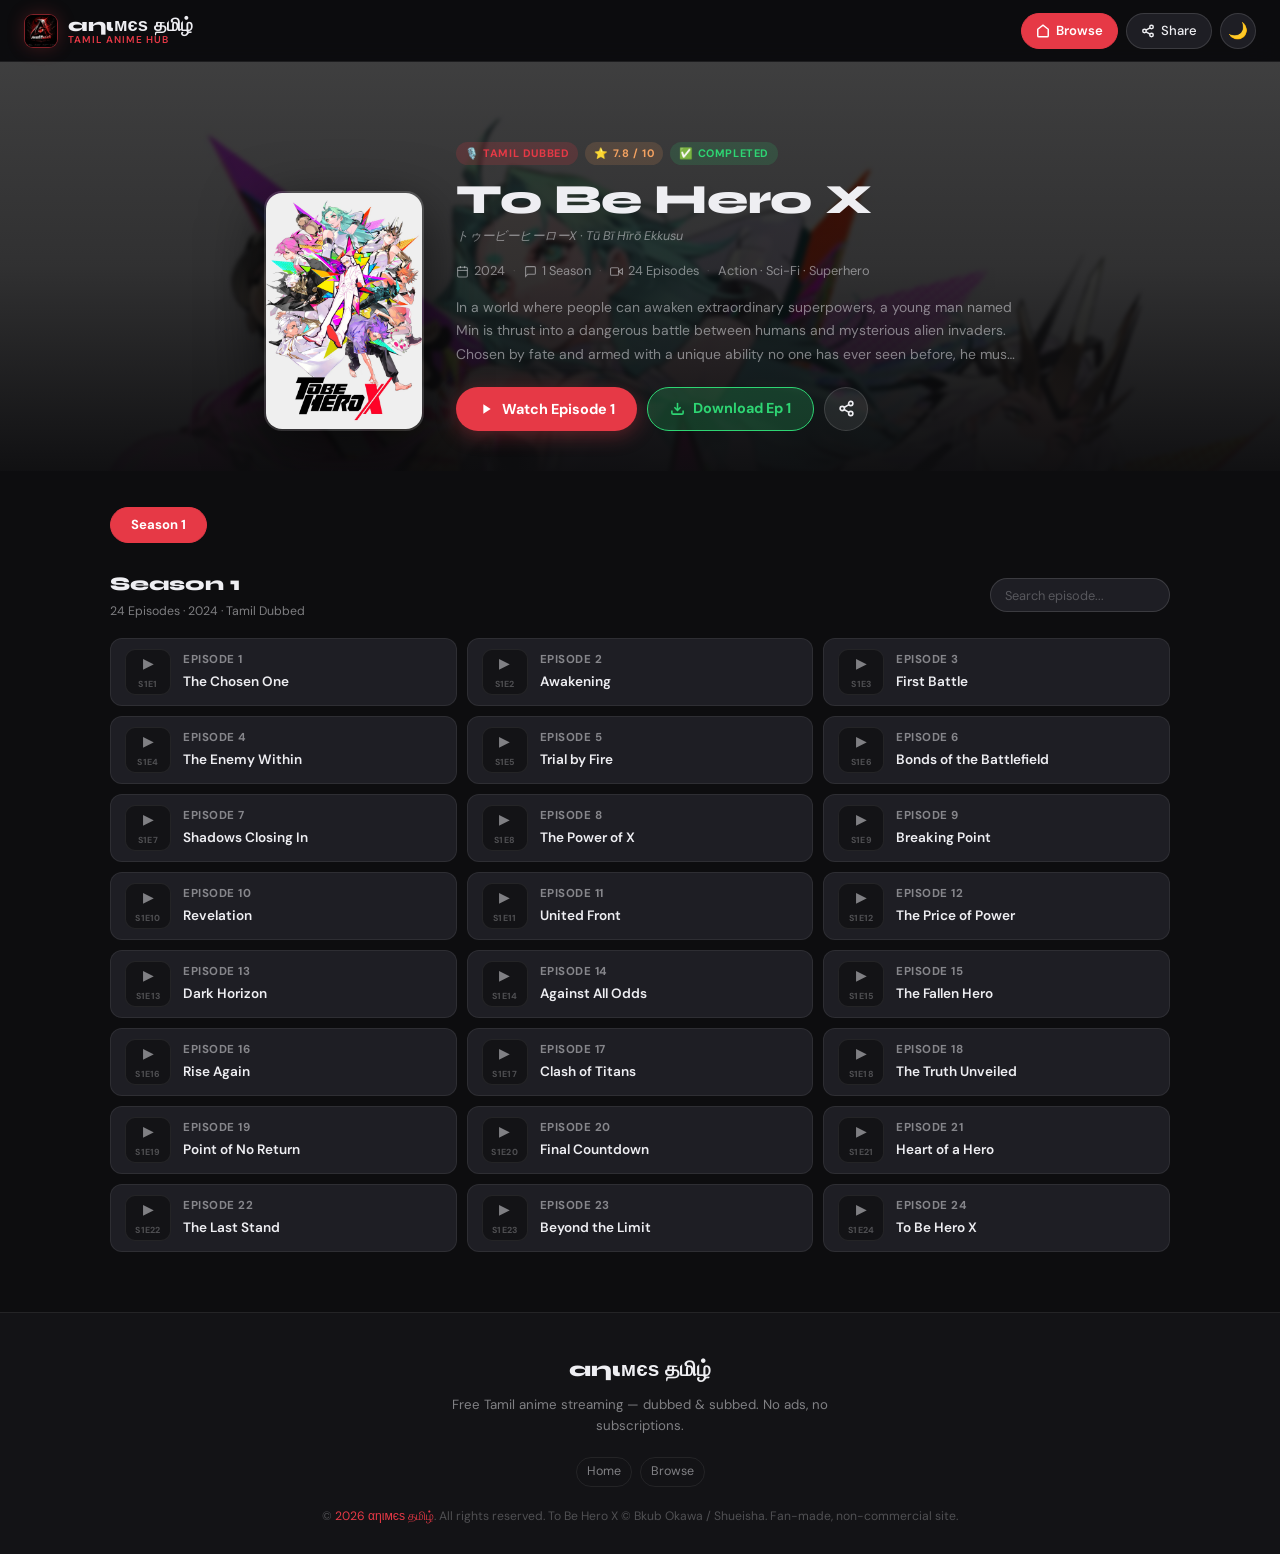
<file: TO-BE-HERO-X.html>
<!DOCTYPE html>
<html lang="en" data-theme="dark">
<head>
  <meta charset="UTF-8" />
  <meta name="viewport" content="width=device-width, initial-scale=1.0" />
  <meta name="google-site-verification" content="Bs-zn-4_h5NOEnhNXeSkznOBG7yhEcJbRddoLscS0Bg" />

  <link rel="canonical" href="https://ani-tamil.me/" />
  <meta name="robots" content="index, follow">
  <link rel="icon" type="image/png" href="ani-tamil-logo-nav.jpg">
  <!-- Google tag (gtag.js) -->
  <script async src="https://www.googletagmanager.com/gtag/js?id=G-4DX2DXGVDZ"></script>
  <script>
    window.dataLayer = window.dataLayer || [];
    function gtag() { dataLayer.push(arguments); }
    gtag('js', new Date());
    gtag('config', 'G-4DX2DXGVDZ');
  </script>
  <title>Watch Anime in Tamil | Ani Tamil</title>
  <meta name="description"
    content="Watch Tamil dubbed and Tamil subbed anime online. Stream popular anime series including Solo Leveling, Jujutsu Kaisen, Black Clover, Blue Lock and more." />
  <meta property="og:title" content="To Be Hero X Tamil — αηιмєѕ தமிழ்" />
  <meta property="og:description" content="Watch To Be Hero X Season 1 in Tamil Dub — free on αηιмєѕ தமிழ்." />
  <meta property="og:image" content="https://ani-tamil.me/to-be-hero-x.jpg" />
  <meta name="twitter:card" content="summary_large_image" />
  <link rel="stylesheet" href="style.css" />
  <link rel="stylesheet" href="anime-style.css" />
  <style>
    /* ── Video Player (native <video>) ── */
    .video-wrap { background: #000; position: relative; flex: 1; display: flex; flex-direction: column; }
    .video-player {
      width: 100%; height: 100%;
      background: #000;
      display: block;
      flex: 1;
      min-height: 0;
    }
    /* Controls bar extras */
    .ctrl-download {
      display: flex; align-items: center; gap: 6px;
      height: 36px; padding: 0 14px;
      border-radius: 99px;
      border: 1px solid rgba(255,255,255,0.2);
      background: rgba(255,255,255,0.08);
      color: #fff; font-size: 0.8rem; font-weight: 600;
      text-decoration: none;
      transition: all 0.22s;
    }
    .ctrl-download:hover { background: rgba(46,213,115,0.25); border-color: #2ed573; color: #2ed573; }
    /* Episode card download btn */
    .ep-card { position: relative; }
    .ep-dl-btn {
      position: absolute; right: 10px; top: 50%; transform: translateY(-50%);
      width: 30px; height: 30px; border-radius: 50%;
      background: rgba(46,213,115,0.15);
      border: 1px solid rgba(46,213,115,0.4);
      color: #2ed573;
      display: flex; align-items: center; justify-content: center;
      font-size: 0.75rem; text-decoration: none;
      opacity: 0; transition: opacity 0.2s, background 0.2s;
      z-index: 2;
      flex-shrink: 0;
    }
    .ep-card:hover .ep-dl-btn { opacity: 1; }
    .ep-dl-btn:hover { background: rgba(46,213,115,0.3); }
    /* Mobile: always show download */
    @media (max-width: 768px) { .ep-dl-btn { opacity: 1; } }
    /* No-src badge */
    .ep-no-src { opacity: 0.45; }
    .ep-badge-soon {
      font-size: 0.62rem; font-weight: 700; padding: 2px 7px;
      background: rgba(244,162,97,0.15); color: #f4a261;
      border-radius: 99px; margin-left: 6px; vertical-align: middle;
    }
    /* Video error state */
    .video-error {
      display: none; flex-direction: column; align-items: center; justify-content: center;
      gap: 14px; position: absolute; inset: 0;
      background: #000; color: rgba(255,255,255,0.7); font-size: 0.88rem; text-align: center; padding: 24px;
    }
    .video-error .err-icon { font-size: 2.8rem; }
    .video-error a {
      display: inline-flex; align-items: center; gap: 6px;
      padding: 8px 18px; border-radius: 99px;
      background: #e63946; color: #fff; font-weight: 700; font-size: 0.82rem;
      text-decoration: none; margin-top: 4px;
    }
  </style>
</head>
<body>

<!-- ── Navbar ── -->
<nav class="navbar">
  <a href="index.html" class="nav-brand">
    <img class="nav-logo" src="ani-tamil-logo-nav.jpg" alt="Ani Tamil logo" width="34" height="34" decoding="async" />
    <div class="nav-title">αηιмєѕ தமிழ்<span>Tamil Anime Hub</span></div>
  </a>
  <div class="nav-spacer"></div>
  <div class="nav-actions">
    <a href="home.html" class="nav-btn home-btn">
      <svg width="14" height="14" viewBox="0 0 24 24" fill="none" stroke="currentColor" stroke-width="2.5"><path d="M3 9l9-7 9 7v11a2 2 0 0 1-2 2H5a2 2 0 0 1-2-2z"/></svg>
      <span>Browse</span>
    </a>
    <button class="nav-btn" id="openShareNav">
      <svg width="14" height="14" viewBox="0 0 24 24" fill="none" stroke="currentColor" stroke-width="2.5"><circle cx="18" cy="5" r="3"/><circle cx="6" cy="12" r="3"/><circle cx="18" cy="19" r="3"/><line x1="8.59" y1="13.51" x2="15.42" y2="17.49"/><line x1="15.41" y1="6.51" x2="8.59" y2="10.49"/></svg>
      <span>Share</span>
    </button>
    <button class="theme-toggle" id="themeToggle" aria-label="Toggle theme">🌙</button>
  </div>
</nav>

<!-- ── Anime Hero ── -->
<div class="anime-hero">
  <div class="anime-hero-bg">
    <img src="to-be-hero-x.jpg" alt="" aria-hidden="true" onerror="this.style.display='none'" class="anime-hero-backdrop"/>
    <div class="anime-hero-overlay"></div>
  </div>
  <div class="container anime-hero-content">
    <div class="anime-poster-wrap fade-up">
      <img src="to-be-hero-x.jpg" alt="To Be Hero X poster" class="anime-poster"
        onerror="this.src='https://placehold.co/240x360/1e1e24/e63946?text=To+Be+Hero+X'"/>
    </div>
    <div class="anime-info fade-up delay-1">
      <div class="anime-badges">
        <span class="badge badge-red">🎙️ Tamil Dubbed</span>
        <span class="badge badge-gold">⭐ 7.8 / 10</span>
        <span class="badge badge-green">✅ Completed</span>
      </div>
      <h1 class="anime-title">To Be Hero X</h1>
      <p class="anime-native">トゥービーヒーローX · Tū Bī Hīrō Ekkusu</p>
      <div class="anime-meta-row">
        <span class="anime-meta-item">
          <svg width="13" height="13" viewBox="0 0 24 24" fill="none" stroke="currentColor" stroke-width="2"><rect x="3" y="4" width="18" height="18" rx="2"/><line x1="16" y1="2" x2="16" y2="6"/><line x1="8" y1="2" x2="8" y2="6"/><line x1="3" y1="10" x2="21" y2="10"/></svg>
          2024
        </span>
        <span class="anime-meta-dot">·</span>
        <span class="anime-meta-item">
          <svg width="13" height="13" viewBox="0 0 24 24" fill="none" stroke="currentColor" stroke-width="2"><path d="M21 15a2 2 0 0 1-2 2H7l-4 4V5a2 2 0 0 1 2-2h14a2 2 0 0 1 2 2z"></path></svg>
          1 Season
        </span>
        <span class="anime-meta-dot">·</span>
        <span class="anime-meta-item">
          <svg width="13" height="13" viewBox="0 0 24 24" fill="none" stroke="currentColor" stroke-width="2"><polygon points="23 7 16 12 23 17 23 7"/><rect x="1" y="5" width="15" height="14" rx="2"/></svg>
          24 Episodes
        </span>
        <span class="anime-meta-dot">·</span>
        <span class="anime-meta-item">Action · Sci-Fi · Superhero</span>
      </div>
      <p class="anime-desc">
        In a world where people can awaken extraordinary superpowers, a young man named Min is thrust
        into a dangerous battle between humans and mysterious alien invaders. Chosen by fate and armed
        with a unique ability no one has ever seen before, he must rise beyond his limits to protect
        everything he loves — and discover what it truly means to become a hero worth remembering.
      </p>
      <div class="anime-action-row">
        <button class="btn-watch" id="watchFirstBtn">
          <svg width="16" height="16" viewBox="0 0 24 24" fill="currentColor"><path d="M8 5v14l11-7z"/></svg>
          Watch Episode 1
        </button>
        <a class="btn-watch" id="downloadFirstBtn" style="background:rgba(46,213,115,0.2);color:#2ed573;border:1.5px solid #2ed573;box-shadow:none;" href="#" download>
          <svg width="15" height="15" viewBox="0 0 24 24" fill="none" stroke="currentColor" stroke-width="2.5"><path d="M21 15v4a2 2 0 0 1-2 2H5a2 2 0 0 1-2-2v-4"/><polyline points="7 10 12 15 17 10"/><line x1="12" y1="15" x2="12" y2="3"/></svg>
          Download Ep 1
        </a>
        <button class="btn-icon" id="openShareHero" title="Share">
          <svg width="17" height="17" viewBox="0 0 24 24" fill="none" stroke="currentColor" stroke-width="2.3"><circle cx="18" cy="5" r="3"/><circle cx="6" cy="12" r="3"/><circle cx="18" cy="19" r="3"/><line x1="8.59" y1="13.51" x2="15.42" y2="17.49"/><line x1="15.41" y1="6.51" x2="8.59" y2="10.49"/></svg>
        </button>
      </div>
    </div>
  </div>
</div>

<!-- ── Episode Sections ── -->
<main class="anime-main">
  <div class="container">
    <div class="season-switcher" id="seasonSwitcher">
      <button class="season-tab-btn active" data-season="1">Season 1</button>
    </div>

    <!-- Season 1 -->
    <div class="season-panel active" id="season-panel-1">
      <div class="season-panel-header">
        <div>
          <h2 class="season-panel-title">Season 1</h2>
          <p class="season-panel-meta">24 Episodes · 2024 · Tamil Dubbed</p>
        </div>
        <div class="ep-search-wrap">
          <input type="text" class="ep-search" placeholder="Search episode..." id="epSearch1" />
        </div>
      </div>
      <div class="ep-grid" id="epGrid1"></div>
    </div>

  </div>
</main>

<!-- ── Footer ── -->
<footer>
  <div class="footer-brand">αηιмєѕ தமிழ்</div>
  <p class="footer-desc">Free Tamil anime streaming — dubbed & subbed. No ads, no subscriptions.</p>
  <div class="footer-links">
    <a href="index.html" class="footer-link">Home</a>
    <a href="home.html" class="footer-link">Browse</a>
  </div>
  <div class="footer-copy">
    © <span id="footerYear"></span> <span>αηιмєѕ தமிழ்</span>. All rights reserved.
    To Be Hero X © Bkub Okawa / Shueisha. Fan-made, non-commercial site.
  </div>
</footer>

<!-- ── Video Modal ── -->
<div class="video-modal" id="videoModal">
  <div class="video-topbar">
    <button class="video-close" id="videoClose" aria-label="Close">
      <svg width="16" height="16" viewBox="0 0 24 24" fill="none" stroke="currentColor" stroke-width="2.5"><line x1="18" y1="6" x2="6" y2="18"/><line x1="6" y1="6" x2="18" y2="18"/></svg>
    </button>
    <div class="video-ep-info">
      <p class="video-anime-name">To Be Hero X · Tamil Dub</p>
      <p class="video-ep-name" id="videoEpName">Episode 1</p>
    </div>
    <div class="video-ep-counter" id="videoEpCounter">1 / 24</div>
  </div>

  <div class="video-wrap" id="videoWrap">
    <!-- Loading spinner -->
    <div class="video-loading" id="videoLoading">
      <div class="spinner"></div>
      <span>Loading episode...</span>
    </div>
    <!-- Error state -->
    <div class="video-error" id="videoError">
      <div class="err-icon">⚠️</div>
      <p>Could not load this episode.<br/>Make sure the Google Drive file is set to <strong>Anyone with the link</strong>.</p>
      <a id="errOpenDrive" href="#" target="_blank" rel="noopener">Open in Google Drive</a>
    </div>
    <!-- Native video player -->
    <video id="videoPlayer" class="video-player" controls controlsList="nodownload" playsinline preload="none">
      Your browser does not support the video tag.
    </video>
    <!-- Google Drive preview player -->
    <iframe id="videoIframe" class="video-player" style="display:none; border:0;" allow="autoplay; encrypted-media; fullscreen; picture-in-picture" allowfullscreen referrerpolicy="no-referrer-when-downgrade"></iframe>
  </div>

  <div class="video-controls">
    <button class="video-nav-btn" id="btnPrev" disabled>
      <svg width="14" height="14" viewBox="0 0 24 24" fill="currentColor"><path d="M6 6h2v12H6zm3.5 6l8.5 6V6z"/></svg>
      Prev
    </button>
    <div style="display:flex;gap:8px;align-items:center;">
      <a class="ctrl-download" id="btnDownload" href="#" download title="Download this episode">
        <svg width="14" height="14" viewBox="0 0 24 24" fill="none" stroke="currentColor" stroke-width="2.5"><path d="M21 15v4a2 2 0 0 1-2 2H5a2 2 0 0 1-2-2v-4"/><polyline points="7 10 12 15 17 10"/><line x1="12" y1="15" x2="12" y2="3"/></svg>
        Download
      </a>
    </div>
    <button class="video-nav-btn" id="btnNext">
      Next
      <svg width="14" height="14" viewBox="0 0 24 24" fill="currentColor"><path d="M6 18l8.5-6L6 6v12zm2.5-6l5.5 4V8l-5.5 4zm7.5-6v12h2V6h-2z"/></svg>
    </button>
  </div>
</div>

<!-- ── Share Modal ── -->
<div class="modal-overlay" id="shareModal" role="dialog">
  <div class="share-sheet">
    <div class="share-handle"></div>
    <p class="share-title">Share To Be Hero X</p>
    <div class="share-grid">
      <button class="share-btn" onclick="shareWhatsApp()"><span class="share-icon">💬</span>WhatsApp</button>
      <button class="share-btn" onclick="shareTelegram()"><span class="share-icon">✈️</span>Telegram</button>
      <button class="share-btn" onclick="shareTwitter()"><span class="share-icon">🐦</span>Twitter</button>
      <button class="share-btn" onclick="shareFacebook()"><span class="share-icon">👍</span>Facebook</button>
      <button class="share-btn" onclick="shareReddit()"><span class="share-icon">🤖</span>Reddit</button>
      <button class="share-btn" onclick="shareEmail()"><span class="share-icon">📧</span>Email</button>
      <button class="share-btn" onclick="shareNative()"><span class="share-icon">📤</span>More</button>
      <button class="share-btn" onclick="copyLink()"><span class="share-icon">🔗</span>Copy</button>
    </div>
    <div class="share-copy-row">
      <span class="share-copy-url">https://ani-tamil.me/TO-BE-HERO-X.html</span>
      <button class="share-copy-btn" onclick="copyLink()">Copy Link</button>
    </div>
  </div>
</div>

<!-- ── Toast ── -->
<div class="toast" id="toast"></div>

<script>
/* ================================================================
   TO BE HERO X — Episode Data
   Each episode has:
     label : display label
     title : episode title
     id    : Google Drive FILE ID (just the ID, not full URL)
   URLs are generated automatically:
     Stream  → https://drive.google.com/file/d/ID/preview
     Download→ https://drive.google.com/uc?export=download&id=ID
   Episodes without an id show as "Coming Soon"
   ================================================================ */
const SEASONS = {
  1: [
    { label: 'Episode 1',  title: "The Chosen One",                        id: '1aDM9WOWj0uw4_XA_JuujED69q20lyw7Z' },
    { label: 'Episode 2',  title: "Awakening",                             id: '12SYFTh1LF3JzqepHv7y1mfV6B5_B_kmV' },
    { label: 'Episode 3',  title: "First Battle",                          id: '1wtZXuQr23oYUPuA-XVu_GI76oA54sX0z' },
    { label: 'Episode 4',  title: "The Enemy Within",                      id: '1iyJ3iq72eMB4dl7x9ClA8mqz0kRQawL6' },
    { label: 'Episode 5',  title: "Trial by Fire",                         id: '1XgpLOpXWZhZwVDYb4mWtzMReMeGheAzo' },
    { label: 'Episode 6',  title: "Bonds of the Battlefield",              id: '1_-n5WFDjWXw5LSobapSW_ui_ncltq2Jt' },
    { label: 'Episode 7',  title: "Shadows Closing In",                    id: '1yK5p5uPRDet2X0EotQOcoizbvia5Sn38' },
    { label: 'Episode 8',  title: "The Power of X",                        id: '1D_gJi8YgssXNAB5JRuEN6LTO8eP6jD11' },
    { label: 'Episode 9',  title: "Breaking Point",                        id: '1sIXNLjEDry6CsNntrfohrOI6VBh_I3SF' },
    { label: 'Episode 10', title: "Revelation",                            id: '1_fSZ2E0ZCBDO0iljb7dW1mr764sm4Rm6' },
    { label: 'Episode 11', title: "United Front",                          id: '1ad0OY2n7ibR60ymOXJsjumIQ5AESiCd2' },
    { label: 'Episode 12', title: "The Price of Power",                    id: '1IXFocVMtX8QyC8hmVVNhNLV54bFRdemE' },
    { label: 'Episode 13', title: "Dark Horizon",                          id: '1oya7Lnvyoo3V6wd49TbNAPLemZ30DPnX' },
    { label: 'Episode 14', title: "Against All Odds",                      id: '1xpWkaXvapoQYP08rpIS0ubXqczDPFqdV' },
    { label: 'Episode 15', title: "The Fallen Hero",                       id: '115_qyJRp2ECIQhIMdTwRYSOEZYt6lHcb' },
    { label: 'Episode 16', title: "Rise Again",                            id: '1vKbxDzoUa9g83TA3g7RMAh6nL9CEwSww' },
    { label: 'Episode 17', title: "Clash of Titans",                       id: '16Wb6ew4fTjY9Cm06b267VDIZ23RxDowT' },
    { label: 'Episode 18', title: "The Truth Unveiled",                    id: '1ixkdfIiDQeTfzr3lFd0vVv1cmMQWx-dB' },
    { label: 'Episode 19', title: "Point of No Return",                    id: '1TPVOXlelwIvKsXaxq_faV5NEu82woUmb' },
    { label: 'Episode 20', title: "Final Countdown",                       id: '1Npr1ubjwof89c9PydJBZuxhs4p1Yi0Go' },
    { label: 'Episode 21', title: "Heart of a Hero",                       id: '1ecjs9d_pyS5_2BUEOBnT-uvB06tEZIo6' },
    { label: 'Episode 22', title: "The Last Stand",                        id: '1Ce4OOa_bMdDB4d8Jbfw2dbfytQH3D36_' },
    { label: 'Episode 23', title: "Beyond the Limit",                      id: '1gSfGumSMJ9ajSzPvW4x9UfsY1haCELT7' },
    { label: 'Episode 24', title: "To Be Hero X",                          id: '1INd4d1siYe3OAq-l9JJ9GzVujqFwa3lZ' },
  ],
};

/* ── URL helpers ── */
function streamUrl(id)   { return `https://drive.google.com/file/d/${id}/preview`; }
function downloadUrl(id) { return `https://drive.google.com/uc?export=download&id=${id}`; }
function driveUrl(id)    { return `https://drive.google.com/file/d/${id}/view`; }

/* ── Build flat playlist (only episodes WITH an id) ── */
let playlist = [];
Object.entries(SEASONS).forEach(([s, eps]) => {
  eps.forEach((ep, i) => {
    playlist.push({ ...ep, season: +s, epNum: i + 1, globalIndex: playlist.length });
  });
});

/* Playable episodes only (has id) */
const playable = playlist.filter(e => e.id);

let currentIndex = 0; // index in playlist[]

/* ── Render episode cards ── */
function renderEpisodes(season, filter = '') {
  const grid = document.getElementById(`epGrid${season}`);
  const eps  = SEASONS[season];
  const q    = filter.toLowerCase();
  grid.innerHTML = '';

  eps.forEach((ep, i) => {
    if (q && !ep.label.toLowerCase().includes(q) && !ep.title.toLowerCase().includes(q)) return;

    const globalIdx = playlist.findIndex(p => p.season === season && p.epNum === i + 1);
    const hasVideo  = !!ep.id;

    const card = document.createElement('div');
    card.className = 'ep-card' + (hasVideo ? '' : ' ep-no-src');
    card.dataset.index = globalIdx;

    card.innerHTML = `
      <div class="ep-thumb">
        <div class="ep-play-icon">${hasVideo ? '▶' : '🕐'}</div>
        <span class="ep-num">S${season}E${i+1}</span>
      </div>
      <div class="ep-info" style="padding-right:${hasVideo ? '44px' : '8px'}">
        <p class="ep-label">${ep.label}${!hasVideo ? '<span class="ep-badge-soon">Soon</span>' : ''}</p>
        <p class="ep-title">${ep.title}</p>
      </div>
      ${hasVideo ? `<a class="ep-dl-btn" href="${downloadUrl(ep.id)}" data-drive-id="${ep.id}" download
        title="Download ${ep.label}" onclick="event.stopPropagation()">
        <svg width="13" height="13" viewBox="0 0 24 24" fill="none" stroke="currentColor" stroke-width="2.5">
          <path d="M21 15v4a2 2 0 0 1-2 2H5a2 2 0 0 1-2-2v-4"/>
          <polyline points="7 10 12 15 17 10"/><line x1="12" y1="15" x2="12" y2="3"/>
        </svg></a>` : ''}`;

    if (hasVideo) {
      card.style.cursor = 'pointer';
      card.addEventListener('click', () => openPlayer(globalIdx));
    }

    grid.appendChild(card);
  });
}

renderEpisodes(1);

/* ── Set download link on hero button ── */
const firstEp = SEASONS[1][0];
if (firstEp.id) {
  document.getElementById('downloadFirstBtn').href = downloadUrl(firstEp.id);
  document.getElementById('downloadFirstBtn').dataset.driveId = firstEp.id;
}

/* ── Season tabs ── */
let activeSeason = 1;
document.getElementById('seasonSwitcher').addEventListener('click', e => {
  const btn = e.target.closest('.season-tab-btn');
  if (!btn) return;
  const s = +btn.dataset.season;
  if (s === activeSeason) return;
  activeSeason = s;
  document.querySelectorAll('.season-tab-btn').forEach(b => b.classList.toggle('active', +b.dataset.season === s));
  document.querySelectorAll('.season-panel').forEach(p => p.classList.toggle('active', p.id === `season-panel-${s}`));
});

/* ── Episode search ── */
document.getElementById('epSearch1').addEventListener('input', e => renderEpisodes(1, e.target.value));

/* ── Video Player ── */
const videoModal   = document.getElementById('videoModal');
const videoPlayer  = document.getElementById('videoPlayer');
const videoIframe  = document.getElementById('videoIframe');
const videoWrap    = document.getElementById('videoWrap');
const videoLoading = document.getElementById('videoLoading');
const videoError   = document.getElementById('videoError');
const videoEpName  = document.getElementById('videoEpName');
const videoEpCtr   = document.getElementById('videoEpCounter');
const btnPrev      = document.getElementById('btnPrev');
const btnNext      = document.getElementById('btnNext');
const btnDownload  = document.getElementById('btnDownload');
const errOpenDrive = document.getElementById('errOpenDrive');

function openPlayer(globalIdx) {
  const ep = playlist[globalIdx];
  if (!ep || !ep.id) return;
  currentIndex = globalIdx;
  videoModal.classList.add('open');
  document.body.style.overflow = 'hidden';
  loadEpisode(ep);
  updateControls();
}

function loadEpisodeLegacy(ep) {
  // Reset states
  videoLoading.style.display = 'flex';
  videoError.style.display   = 'none';
  // hide both players initially
  videoPlayer.style.display  = 'none';
  videoIframe.style.display  = 'none';
  try { videoPlayer.pause(); } catch(e){}
  try { videoPlayer.removeAttribute('src'); videoPlayer.load(); } catch(e){}

  // Update labels
  videoEpName.textContent = `S${ep.season} · ${ep.label} — ${ep.title}`;
  videoEpCtr.textContent  = `${ep.globalIndex + 1} / ${playlist.length}`;

  // Set download link (direct download, no redirect)
  btnDownload.href         = downloadUrl(ep.id);
  btnDownload.dataset.driveId = ep.id;
  btnDownload.setAttribute('download', `To-Be-Hero-X-S${ep.season}-${ep.label}.mp4`);
  errOpenDrive.href        = driveUrl(ep.id);

  // First try: use direct download URL (may stream if Drive serves correct media headers)
  const src = downloadUrl(ep.id);
  videoPlayer.src = src;
  videoPlayer.style.display = 'block';

  // If native video can play, hide loader. If it errors, fallback to Drive preview iframe.
  videoPlayer.oncanplay = () => {
    videoLoading.style.display = 'none';
    videoError.style.display   = 'none';
  };

  videoPlayer.onerror = () => {
    // Native playback failed — try Drive preview in an iframe
    videoLoading.style.display = 'none';
    videoPlayer.style.display  = 'none';
    const iframeSrc = streamUrl(ep.id);
    videoIframe.src = iframeSrc;
    videoIframe.style.display = 'block';
    // If iframe doesn't load within a short time, show error message
    let iframeTimeout = setTimeout(() => {
      if (videoIframe.style.display === 'block') {
        videoIframe.style.display = 'none';
        videoError.style.display = 'flex';
      }
    }, 5000);
    videoIframe.onload = () => { clearTimeout(iframeTimeout); videoError.style.display = 'none'; };
  };

  // Timeout fallback if canplay never fires (Drive sometimes slow)
  let fallback = setTimeout(() => {
    if (videoLoading.style.display !== 'none') {
      // Still loading — hide spinner, let video handle itself
      videoLoading.style.display = 'none';
      videoPlayer.style.display  = 'block';
    }
  }, 5000);

  videoPlayer.addEventListener('canplay', () => clearTimeout(fallback), { once: true });

  // Highlight active episode card
  document.querySelectorAll('.ep-card').forEach(c => {
    c.classList.toggle('playing', +c.dataset.index === currentIndex);
  });
}

function loadEpisode(ep) {
  videoLoading.style.display = 'flex';
  videoError.style.display   = 'none';
  videoPlayer.style.display  = 'none';
  videoIframe.style.display  = 'none';
  try { videoPlayer.pause(); } catch(e){}
  try { videoPlayer.removeAttribute('src'); videoPlayer.load(); } catch(e){}
  try { videoIframe.removeAttribute('src'); } catch(e){}

  videoEpName.textContent = `S${ep.season} - ${ep.label} - ${ep.title}`;
  videoEpCtr.textContent  = `${ep.globalIndex + 1} / ${playlist.length}`;

  btnDownload.href         = downloadUrl(ep.id);
  btnDownload.dataset.driveId = ep.id;
  btnDownload.setAttribute('download', `To-Be-Hero-X-S${ep.season}-${ep.label}.mp4`);
  errOpenDrive.href        = driveUrl(ep.id);

  const iframeSrc = streamUrl(ep.id);
  let iframeLoaded = false;
  const iframeTimeout = setTimeout(() => {
    if (!iframeLoaded) {
      videoIframe.style.display = 'none';
      videoError.style.display = 'flex';
    }
  }, 12000);

  videoIframe.onload = () => {
    iframeLoaded = true;
    clearTimeout(iframeTimeout);
    videoLoading.style.display = 'none';
    videoError.style.display   = 'none';
  };

  videoIframe.src = iframeSrc;
  videoIframe.style.display = 'block';

  document.querySelectorAll('.ep-card').forEach(c => {
    c.classList.toggle('playing', +c.dataset.index === currentIndex);
  });
}

function updateControls() {
  // Find adjacent playable episodes
  const prevPlayable = playlist.slice(0, currentIndex).reverse().find(e => e.id);
  const nextPlayable = playlist.slice(currentIndex + 1).find(e => e.id);
  btnPrev.disabled = !prevPlayable;
  btnNext.disabled = !nextPlayable;
}

document.getElementById('videoClose').addEventListener('click', () => {
  videoModal.classList.remove('open');
  document.body.style.overflow = '';
  try { videoPlayer.pause(); } catch(e){}
  try { videoPlayer.removeAttribute('src'); videoPlayer.load(); } catch(e){}
  try { videoIframe.removeAttribute('src'); videoIframe.style.display = 'none'; } catch(e){}
});

btnPrev.addEventListener('click', () => {
  const prev = playlist.slice(0, currentIndex).reverse().find(e => e.id);
  if (prev) { currentIndex = prev.globalIndex; loadEpisode(prev); updateControls(); }
});

btnNext.addEventListener('click', () => {
  const next = playlist.slice(currentIndex + 1).find(e => e.id);
  if (next) { currentIndex = next.globalIndex; loadEpisode(next); updateControls(); }
});

// Keyboard shortcuts
document.addEventListener('keydown', e => {
  if (!videoModal.classList.contains('open')) return;
  if (e.key === 'Escape')      document.getElementById('videoClose').click();
  if (e.key === 'ArrowRight')  btnNext.click();
  if (e.key === 'ArrowLeft')   btnPrev.click();
  if (e.key === ' ')           { e.preventDefault(); if (videoPlayer.style.display !== 'none') { videoPlayer.paused ? videoPlayer.play() : videoPlayer.pause(); } }
});

// Swipe navigation
let touchStartX = 0;
videoModal.addEventListener('touchstart', e => { touchStartX = e.touches[0].clientX; }, {passive:true});
videoModal.addEventListener('touchend', e => {
  const dx = e.changedTouches[0].clientX - touchStartX;
  if (Math.abs(dx) < 70) return;
  if (dx < 0) btnNext.click(); else btnPrev.click();
}, {passive:true});

// Watch Ep 1 button
document.getElementById('watchFirstBtn').addEventListener('click', () => {
  const first = playlist.find(e => e.id);
  if (first) openPlayer(first.globalIndex);
});

/* ── Theme ── */
const root = document.documentElement;
const themeBtn = document.getElementById('themeToggle');
const saved = localStorage.getItem('theme') || 'dark';
root.setAttribute('data-theme', saved);
themeBtn.textContent = saved === 'dark' ? '🌙' : '☀️';
themeBtn.addEventListener('click', () => {
  const next = root.getAttribute('data-theme') === 'dark' ? 'light' : 'dark';
  root.setAttribute('data-theme', next);
  themeBtn.textContent = next === 'dark' ? '🌙' : '☀️';
  localStorage.setItem('theme', next);
});

document.getElementById('footerYear').textContent = new Date().getFullYear();

/* ── Share ── */
const SITE_URL  = 'https://ani-tamil.me/TO-BE-HERO-X.html';
const SITE_TEXT = '🎌 Watch To Be Hero X in Tamil — Free on αηιмєѕ தமிழ்!';
const shareModal = document.getElementById('shareModal');

function openShareModal() { shareModal.classList.add('open'); document.body.style.overflow = 'hidden'; }
function closeShareModal() { shareModal.classList.remove('open'); document.body.style.overflow = ''; }

['openShareNav','openShareHero'].forEach(id => {
  const el = document.getElementById(id);
  if (el) el.addEventListener('click', openShareModal);
});
shareModal.addEventListener('click', e => { if (e.target === shareModal) closeShareModal(); });

function shareWhatsApp()  { window.open(`https://wa.me/?text=${encodeURIComponent(SITE_TEXT+' '+SITE_URL)}`,'_blank'); }
function shareTelegram()  { window.open(`https://t.me/share/url?url=${encodeURIComponent(SITE_URL)}&text=${encodeURIComponent(SITE_TEXT)}`,'_blank'); }
function shareTwitter()   { window.open(`https://twitter.com/intent/tweet?text=${encodeURIComponent(SITE_TEXT)}&url=${encodeURIComponent(SITE_URL)}`,'_blank'); }
function shareFacebook()  { window.open(`https://www.facebook.com/sharer/sharer.php?u=${encodeURIComponent(SITE_URL)}`,'_blank'); }
function shareReddit()    { window.open(`https://reddit.com/submit?url=${encodeURIComponent(SITE_URL)}&title=${encodeURIComponent(SITE_TEXT)}`,'_blank'); }
function shareEmail()     { window.open(`mailto:?subject=${encodeURIComponent('To Be Hero X Tamil')}&body=${encodeURIComponent(SITE_TEXT+'\n\n'+SITE_URL)}`); }
function shareNative()    { if(navigator.share) navigator.share({title:'To Be Hero X Tamil',text:SITE_TEXT,url:SITE_URL}); else copyLink(); }
function copyLink()       { navigator.clipboard.writeText(SITE_URL).then(()=>showToast('Link copied! 🔗')); }

const toastEl = document.getElementById('toast');
let toastTimer;
function showToast(msg) {
  toastEl.textContent = msg;
  toastEl.classList.add('show');
  clearTimeout(toastTimer);
  toastTimer = setTimeout(() => toastEl.classList.remove('show'), 2400);
}

// ── Download handler: try fetch -> blob to avoid redirect, fallback to opening Drive link ──
async function downloadDriveById(id, filename) {
  const url = downloadUrl(id);
  showToast('Preparing download...');
  try {
    const resp = await fetch(url);
    if (!resp.ok) throw new Error('Network error');
    const blob = await resp.blob();
    const a = document.createElement('a');
    const objUrl = URL.createObjectURL(blob);
    a.href = objUrl;
    a.download = filename || `To-Be-Hero-X-${id}.mp4`;
    document.body.appendChild(a);
    a.click();
    a.remove();
    URL.revokeObjectURL(objUrl);
    showToast('Download started');
  } catch (err) {
    // Fallback: open Drive download link (may show Drive UI if CORS blocks fetch)
    window.open(url, '_blank', 'noopener');
  }
}

// Delegate clicks for any download buttons/links and route through fetch download
document.addEventListener('click', e => {
  const dl = e.target.closest('.ep-dl-btn, .ctrl-download, #downloadFirstBtn');
  if (!dl) return;
  e.preventDefault();
  e.stopPropagation();
  const id = dl.dataset.driveId || (new URL(dl.href, location.href).searchParams.get('id'));
  const filename = dl.getAttribute('download') || `${document.title.replace(/\s+/g,'-')}-${id}.mp4`;
  if (!id) { showToast('File not available'); return; }
  downloadDriveById(id, filename);
});
</script>
</body>
</html>
</file>
<file: style.css>
/* ============================================================
   αηιмєѕ தமிழ் — Global Stylesheet
   Fonts: Clash Display (headings) + DM Sans (body)
   ============================================================ */

@import url('https://fonts.googleapis.com/css2?family=DM+Sans:ital,opsz,wght@0,9..40,300;0,9..40,400;0,9..40,500;0,9..40,600;0,9..40,700;1,9..40,400&family=Syne:wght@700;800&display=swap');

/* ── CSS Variables ── */
:root {
  /* Brand */
  --accent:        #e63946;
  --accent-dim:    rgba(230, 57, 70, 0.18);
  --accent-glow:   rgba(230, 57, 70, 0.35);
  --gold:          #f4a261;

  /* Dark theme (default) */
  --bg:            #0d0d0f;
  --bg2:           #131316;
  --bg3:           #1a1a1f;
  --surface:       #1e1e24;
  --surface2:      #25252d;
  --border:        rgba(255,255,255,0.07);
  --border-strong: rgba(255,255,255,0.13);
  --text:          #eeeef2;
  --text-muted:    rgba(238,238,242,0.50);
  --text-faint:    rgba(238,238,242,0.28);
  --shadow:        rgba(0,0,0,0.55);

  /* Misc */
  --radius:        12px;
  --radius-lg:     18px;
  --radius-xl:     24px;
  --transition:    0.22s cubic-bezier(0.4,0,0.2,1);
  --font-head:     'Syne', sans-serif;
  --font-body:     'DM Sans', sans-serif;
}

[data-theme="light"] {
  --bg:            #f5f5f7;
  --bg2:           #efefef;
  --bg3:           #e8e8ec;
  --surface:       #ffffff;
  --surface2:      #f0f0f4;
  --border:        rgba(0,0,0,0.08);
  --border-strong: rgba(0,0,0,0.15);
  --text:          #111114;
  --text-muted:    rgba(17,17,20,0.52);
  --text-faint:    rgba(17,17,20,0.30);
  --shadow:        rgba(0,0,0,0.12);
}

/* ── Reset & Base ── */
*, *::before, *::after { box-sizing: border-box; margin: 0; padding: 0; }

html {
  scroll-behavior: smooth;
  -webkit-tap-highlight-color: transparent;
}

body {
  font-family: var(--font-body);
  background: var(--bg);
  color: var(--text);
  line-height: 1.6;
  min-height: 100vh;
  transition: background var(--transition), color var(--transition);
}

img { display: block; max-width: 100%; }
a   { color: inherit; text-decoration: none; }
button { cursor: pointer; font-family: var(--font-body); }

/* ── Scrollbar ── */
::-webkit-scrollbar { width: 6px; }
::-webkit-scrollbar-track { background: transparent; }
::-webkit-scrollbar-thumb { background: var(--surface2); border-radius: 99px; }

/* ── Navbar ── */
.navbar {
  position: sticky;
  top: 0;
  z-index: 1000;
  height: 62px;
  background: rgba(13,13,15,0.82);
  backdrop-filter: blur(18px) saturate(160%);
  -webkit-backdrop-filter: blur(18px) saturate(160%);
  border-bottom: 1px solid var(--border);
  display: flex;
  align-items: center;
  padding: 0 24px;
  gap: 16px;
  transition: background var(--transition);
}

[data-theme="light"] .navbar {
  background: rgba(245,245,247,0.82);
}

.nav-brand {
  display: flex;
  align-items: center;
  gap: 10px;
  flex-shrink: 0;
}

.nav-logo {
  width: 34px;
  height: 34px;
  border-radius: 9px;
  object-fit: cover;
  flex-shrink: 0;
  border: 1px solid rgba(230, 57, 70, 0.55);
  background: #050505;
  box-shadow: 0 0 18px rgba(230, 57, 70, 0.22);
}

.nav-title {
  font-family: var(--font-head);
  font-size: 1.15rem;
  font-weight: 800;
  color: var(--text);
  letter-spacing: 0;
  line-height: 1;
}

.nav-title span {
  display: block;
  font-size: 0.62rem;
  font-weight: 600;
  color: var(--accent);
  letter-spacing: 1px;
  text-transform: uppercase;
  font-family: var(--font-body);
}

.nav-spacer { flex: 1; }

.nav-actions {
  display: flex;
  align-items: center;
  gap: 8px;
}

.nav-btn {
  display: flex;
  align-items: center;
  gap: 6px;
  height: 36px;
  padding: 0 14px;
  border-radius: 99px;
  border: 1px solid var(--border-strong);
  background: var(--surface);
  color: var(--text);
  font-size: 0.82rem;
  font-weight: 500;
  transition: all var(--transition);
}

.nav-btn:hover {
  background: var(--surface2);
  border-color: var(--accent);
  color: var(--accent);
}

.nav-btn.home-btn {
  background: var(--accent);
  border-color: var(--accent);
  color: #fff;
  font-weight: 600;
}

.nav-btn.home-btn:hover {
  opacity: 0.88;
  color: #fff;
}

/* Theme toggle */
.theme-toggle {
  width: 36px;
  height: 36px;
  border-radius: 50%;
  border: 1px solid var(--border-strong);
  background: var(--surface);
  color: var(--text);
  display: flex;
  align-items: center;
  justify-content: center;
  font-size: 1rem;
  transition: all var(--transition);
}

.theme-toggle:hover {
  background: var(--surface2);
  border-color: var(--accent);
  transform: rotate(20deg);
}

/* ── Footer ── */
footer {
  background: var(--bg2);
  border-top: 1px solid var(--border);
  padding: 40px 24px 28px;
  text-align: center;
}

.footer-brand {
  font-family: var(--font-head);
  font-size: 1.3rem;
  font-weight: 800;
  color: var(--text);
  margin-bottom: 8px;
}

.footer-desc {
  font-size: 0.83rem;
  color: var(--text-muted);
  max-width: 400px;
  margin: 0 auto 20px;
  line-height: 1.6;
}

.footer-links {
  display: flex;
  justify-content: center;
  flex-wrap: wrap;
  gap: 8px;
  margin-bottom: 20px;
}

.footer-link {
  font-size: 0.78rem;
  color: var(--text-muted);
  padding: 4px 10px;
  border-radius: 99px;
  border: 1px solid var(--border);
  transition: all var(--transition);
}

.footer-link:hover {
  color: var(--accent);
  border-color: var(--accent);
}

.footer-copy {
  font-size: 0.76rem;
  color: var(--text-faint);
  margin-top: 12px;
}

.footer-copy span { color: var(--accent); }

/* ── Utility ── */
.container {
  max-width: 1100px;
  margin: 0 auto;
  padding: 0 20px;
}

.badge {
  display: inline-flex;
  align-items: center;
  gap: 4px;
  font-size: 0.68rem;
  font-weight: 700;
  text-transform: uppercase;
  letter-spacing: 0.6px;
  padding: 3px 9px;
  border-radius: 99px;
}

.badge-red   { background: var(--accent-dim); color: var(--accent); }
.badge-gold  { background: rgba(244,162,97,0.15); color: var(--gold); }
.badge-green { background: rgba(46,213,115,0.15); color: #2ed573; }

/* Skeleton loader */
@keyframes shimmer {
  0%   { background-position: -400px 0; }
  100% { background-position: 400px 0; }
}

.skeleton {
  background: linear-gradient(90deg, var(--surface) 25%, var(--surface2) 50%, var(--surface) 75%);
  background-size: 400px 100%;
  animation: shimmer 1.4s ease-in-out infinite;
  border-radius: var(--radius);
}

/* Animations */
@keyframes fadeUp {
  from { opacity: 0; transform: translateY(22px); }
  to   { opacity: 1; transform: translateY(0); }
}

@keyframes fadeIn {
  from { opacity: 0; }
  to   { opacity: 1; }
}

@keyframes scaleIn {
  from { opacity: 0; transform: scale(0.94); }
  to   { opacity: 1; transform: scale(1); }
}

.fade-up  { animation: fadeUp  0.5s ease both; }
.fade-in  { animation: fadeIn  0.4s ease both; }
.scale-in { animation: scaleIn 0.35s ease both; }

/* Stagger helpers */
.delay-1 { animation-delay: 0.08s; }
.delay-2 { animation-delay: 0.16s; }
.delay-3 { animation-delay: 0.24s; }
.delay-4 { animation-delay: 0.32s; }

/* ── Anime Card (shared) ── */
.anime-card {
  border-radius: var(--radius-lg);
  overflow: hidden;
  background: var(--surface);
  border: 1px solid var(--border);
  display: flex;
  flex-direction: column;
  transition: transform 0.3s cubic-bezier(0.34,1.56,0.64,1),
              box-shadow 0.3s ease,
              border-color 0.25s ease;
  cursor: pointer;
  position: relative;
}

.anime-card:hover {
  transform: translateY(-6px) scale(1.01);
  border-color: var(--accent);
  box-shadow: 0 16px 40px var(--accent-glow), 0 4px 16px var(--shadow);
}

.anime-card-poster {
  aspect-ratio: 2/3;
  width: 100%;
  object-fit: cover;
  transition: transform 0.4s ease, opacity 0.3s ease;
}

.anime-card:hover .anime-card-poster {
  transform: scale(1.06);
  opacity: 0.88;
}

.anime-card-body {
  padding: 10px 12px 14px;
  display: flex;
  flex-direction: column;
  gap: 7px;
  flex: 1;
}

.anime-card-title {
  font-size: 0.85rem;
  font-weight: 700;
  color: var(--text);
  line-height: 1.35;
  display: -webkit-box;
  -webkit-line-clamp: 2;
  -webkit-box-orient: vertical;
  overflow: hidden;
}

.anime-card-meta {
  font-size: 0.7rem;
  color: var(--text-muted);
  display: flex;
  align-items: center;
  gap: 6px;
  flex-wrap: wrap;
}

.anime-card-tags {
  display: flex;
  gap: 5px;
  flex-wrap: wrap;
  margin-top: auto;
}

/* ── Search ── */
.search-bar {
  display: flex;
  align-items: center;
  gap: 10px;
  background: var(--surface);
  border: 1.5px solid var(--border-strong);
  border-radius: 99px;
  padding: 0 18px;
  height: 48px;
  transition: border-color var(--transition), box-shadow var(--transition);
}

.search-bar:focus-within {
  border-color: var(--accent);
  box-shadow: 0 0 0 3px var(--accent-dim);
}

.search-bar svg { flex-shrink: 0; color: var(--text-muted); }

.search-input {
  flex: 1;
  border: none;
  outline: none;
  background: transparent;
  font-size: 0.9rem;
  font-family: var(--font-body);
  color: var(--text);
}

.search-input::placeholder { color: var(--text-faint); }

.search-clear {
  background: none;
  border: none;
  color: var(--text-muted);
  font-size: 1rem;
  display: none;
  line-height: 1;
  padding: 2px;
  border-radius: 50%;
  transition: color var(--transition);
}

.search-clear:hover { color: var(--accent); }

/* ── Section header ── */
.section-header {
  display: flex;
  align-items: flex-end;
  justify-content: space-between;
  margin-bottom: 18px;
  gap: 12px;
}

.section-title {
  font-family: var(--font-head);
  font-size: 1.35rem;
  font-weight: 800;
  color: var(--text);
  line-height: 1.15;
}

.section-sub {
  font-size: 0.78rem;
  color: var(--text-muted);
  margin-top: 3px;
  font-weight: 400;
}

/* ── Anime Grid ── */
.anime-grid {
  display: grid;
  grid-template-columns: repeat(auto-fill, minmax(155px, 1fr));
  gap: 16px;
}

/* ── Toast ── */
.toast {
  position: fixed;
  bottom: 24px;
  left: 50%;
  transform: translateX(-50%) translateY(80px);
  background: var(--surface2);
  border: 1px solid var(--border-strong);
  color: var(--text);
  padding: 10px 20px;
  border-radius: 99px;
  font-size: 0.84rem;
  font-weight: 500;
  box-shadow: 0 8px 32px var(--shadow);
  transition: transform 0.35s cubic-bezier(0.34,1.56,0.64,1), opacity 0.3s ease;
  opacity: 0;
  z-index: 9999;
  pointer-events: none;
  white-space: nowrap;
}

.toast.show {
  transform: translateX(-50%) translateY(0);
  opacity: 1;
}

/* ── Share Modal ── */
.modal-overlay {
  position: fixed;
  inset: 0;
  background: rgba(0,0,0,0.65);
  backdrop-filter: blur(6px);
  z-index: 5000;
  display: flex;
  align-items: flex-end;
  justify-content: center;
  opacity: 0;
  pointer-events: none;
  transition: opacity 0.25s ease;
}

.modal-overlay.open {
  opacity: 1;
  pointer-events: all;
}

.share-sheet {
  background: var(--surface);
  border: 1px solid var(--border);
  border-radius: var(--radius-xl) var(--radius-xl) 0 0;
  padding: 28px 24px 36px;
  width: 100%;
  max-width: 480px;
  transform: translateY(100%);
  transition: transform 0.35s cubic-bezier(0.34,1.56,0.64,1);
}

.modal-overlay.open .share-sheet {
  transform: translateY(0);
}

.share-handle {
  width: 38px;
  height: 4px;
  background: var(--border-strong);
  border-radius: 99px;
  margin: 0 auto 20px;
}

.share-title {
  font-family: var(--font-head);
  font-size: 1.1rem;
  font-weight: 800;
  text-align: center;
  margin-bottom: 20px;
  color: var(--text);
}

.share-grid {
  display: grid;
  grid-template-columns: repeat(4, 1fr);
  gap: 12px;
  margin-bottom: 16px;
}

.share-btn {
  display: flex;
  flex-direction: column;
  align-items: center;
  gap: 6px;
  padding: 14px 8px;
  border-radius: var(--radius);
  border: 1px solid var(--border);
  background: var(--bg2);
  color: var(--text);
  font-size: 0.7rem;
  font-weight: 600;
  transition: all var(--transition);
}

.share-btn:hover {
  background: var(--surface2);
  border-color: var(--border-strong);
  transform: translateY(-2px);
}

.share-btn .share-icon {
  font-size: 1.6rem;
  line-height: 1;
}

.share-copy-row {
  display: flex;
  gap: 8px;
  align-items: center;
  background: var(--bg2);
  border: 1px solid var(--border);
  border-radius: var(--radius);
  padding: 10px 14px;
}

.share-copy-url {
  flex: 1;
  font-size: 0.78rem;
  color: var(--text-muted);
  overflow: hidden;
  text-overflow: ellipsis;
  white-space: nowrap;
}

.share-copy-btn {
  background: var(--accent);
  color: #fff;
  border: none;
  border-radius: 8px;
  padding: 6px 14px;
  font-size: 0.75rem;
  font-weight: 700;
  flex-shrink: 0;
  transition: opacity var(--transition);
}

.share-copy-btn:hover { opacity: 0.85; }

/* ── Video Modal ── */
.video-modal {
  position: fixed;
  inset: 0;
  background: rgba(0,0,0,0.96);
  z-index: 8000;
  display: flex;
  flex-direction: column;
  opacity: 0;
  pointer-events: none;
  transition: opacity 0.28s ease;
}

.video-modal.open {
  opacity: 1;
  pointer-events: all;
}

.video-topbar {
  display: flex;
  align-items: center;
  gap: 12px;
  padding: 12px 16px;
  background: rgba(0,0,0,0.7);
  flex-shrink: 0;
}

.video-close {
  width: 36px;
  height: 36px;
  border-radius: 50%;
  background: rgba(255,255,255,0.1);
  border: none;
  color: #fff;
  font-size: 1.1rem;
  display: flex;
  align-items: center;
  justify-content: center;
  transition: background var(--transition);
  flex-shrink: 0;
}

.video-close:hover { background: rgba(255,255,255,0.2); }

.video-ep-info {
  flex: 1;
  overflow: hidden;
}

.video-anime-name {
  font-size: 0.75rem;
  color: rgba(255,255,255,0.55);
  white-space: nowrap;
  overflow: hidden;
  text-overflow: ellipsis;
}

.video-ep-name {
  font-size: 0.9rem;
  font-weight: 700;
  color: #fff;
  white-space: nowrap;
  overflow: hidden;
  text-overflow: ellipsis;
}

.video-wrap {
  flex: 1;
  position: relative;
  background: #000;
  overflow: hidden;
}

.video-iframe {
  position: absolute;
  inset: 0;
  width: 100%;
  height: 100%;
  border: none;
}

.video-loading {
  position: absolute;
  inset: 0;
  display: flex;
  flex-direction: column;
  align-items: center;
  justify-content: center;
  gap: 14px;
  color: rgba(255,255,255,0.6);
  font-size: 0.85rem;
}

.spinner {
  width: 36px;
  height: 36px;
  border: 3px solid rgba(255,255,255,0.15);
  border-top-color: var(--accent);
  border-radius: 50%;
  animation: spin 0.7s linear infinite;
}

@keyframes spin {
  to { transform: rotate(360deg); }
}

.video-controls {
  display: flex;
  align-items: center;
  justify-content: space-between;
  gap: 12px;
  padding: 10px 16px;
  background: rgba(0,0,0,0.7);
  flex-shrink: 0;
}

.video-nav-btn {
  display: flex;
  align-items: center;
  gap: 6px;
  height: 36px;
  padding: 0 16px;
  border-radius: 99px;
  border: 1px solid rgba(255,255,255,0.2);
  background: rgba(255,255,255,0.08);
  color: #fff;
  font-size: 0.8rem;
  font-weight: 600;
  transition: all var(--transition);
}

.video-nav-btn:hover:not(:disabled) {
  background: rgba(255,255,255,0.15);
  border-color: rgba(255,255,255,0.4);
}

.video-nav-btn:disabled {
  opacity: 0.3;
  cursor: not-allowed;
}

.video-ep-counter {
  font-size: 0.8rem;
  color: rgba(255,255,255,0.5);
  font-weight: 500;
}

/* ── Responsive ── */
@media (max-width: 768px) {
  .navbar { padding: 0 14px; height: 56px; }
  .nav-btn span { display: none; }
  .anime-grid { grid-template-columns: repeat(auto-fill, minmax(130px, 1fr)); gap: 12px; }
  .share-grid { grid-template-columns: repeat(4, 1fr); }
}

@media (max-width: 480px) {
  .anime-grid { grid-template-columns: repeat(2, 1fr); }
}
</file>
<file: index-style.css>
/* ============================================================
   index-style.css — Landing page specific styles
   ============================================================ */

/* ── Nav logo emoji ── */
.nav-logo-emoji {
  width: 34px;
  height: 34px;
  border-radius: 9px;
  background: var(--accent-dim);
  border: 1px solid var(--accent);
  display: flex;
  align-items: center;
  justify-content: center;
  font-size: 1.1rem;
  flex-shrink: 0;
}

/* ── Hero ── */
.hero {
  position: relative;
  min-height: calc(100vh - 62px);
  display: flex;
  align-items: center;
  overflow: hidden;
  padding: 60px 0 80px;
}

.hero-bg {
  position: absolute;
  inset: 0;
  z-index: 0;
}

.hero-orb {
  position: absolute;
  border-radius: 50%;
  filter: blur(80px);
}

.hero-orb-1 {
  width: 500px;
  height: 500px;
  background: radial-gradient(circle, rgba(230,57,70,0.22) 0%, transparent 70%);
  top: -100px;
  left: -150px;
}

.hero-orb-2 {
  width: 400px;
  height: 400px;
  background: radial-gradient(circle, rgba(244,162,97,0.14) 0%, transparent 70%);
  bottom: -80px;
  right: -100px;
}

.hero-grain {
  position: absolute;
  inset: 0;
  background-image: url("data:image/svg+xml,%3Csvg viewBox='0 0 200 200' xmlns='http://www.w3.org/2000/svg'%3E%3Cfilter id='n'%3E%3CfeTurbulence type='fractalNoise' baseFrequency='0.75' numOctaves='4' stitchTiles='stitch'/%3E%3C/filter%3E%3Crect width='100%25' height='100%25' filter='url(%23n)' opacity='0.04'/%3E%3C/svg%3E");
  opacity: 0.4;
  pointer-events: none;
}

.hero-content {
  position: relative;
  z-index: 2;
  max-width: 580px;
}

.hero-badge {
  display: flex;
  flex-wrap: wrap;
  gap: 8px;
  margin-bottom: 22px;
}

.hero-title {
  font-family: var(--font-head);
  font-size: clamp(2.2rem, 6vw, 3.8rem);
  font-weight: 800;
  line-height: 1.1;
  color: var(--text);
  margin-bottom: 18px;
  letter-spacing: -0.5px;
}

.hero-title-accent {
  color: var(--accent);
  position: relative;
}

.hero-title-accent::after {
  content: '';
  position: absolute;
  bottom: -4px;
  left: 0;
  right: 0;
  height: 3px;
  background: var(--accent);
  border-radius: 2px;
  opacity: 0.5;
}

.hero-subtitle {
  font-size: 1rem;
  color: var(--text-muted);
  line-height: 1.65;
  margin-bottom: 28px;
  max-width: 460px;
}

.hero-cta {
  display: flex;
  gap: 12px;
  flex-wrap: wrap;
  margin-bottom: 36px;
}

.btn-primary {
  display: inline-flex;
  align-items: center;
  gap: 8px;
  height: 46px;
  padding: 0 24px;
  background: var(--accent);
  color: #fff;
  border: none;
  border-radius: 99px;
  font-size: 0.92rem;
  font-weight: 700;
  font-family: var(--font-body);
  transition: all var(--transition);
  box-shadow: 0 4px 20px var(--accent-glow);
}

.btn-primary:hover {
  opacity: 0.88;
  transform: translateY(-1px);
  box-shadow: 0 8px 28px var(--accent-glow);
}

.btn-secondary {
  display: inline-flex;
  align-items: center;
  gap: 8px;
  height: 46px;
  padding: 0 22px;
  background: transparent;
  color: var(--text);
  border: 1.5px solid var(--border-strong);
  border-radius: 99px;
  font-size: 0.92rem;
  font-weight: 600;
  font-family: var(--font-body);
  transition: all var(--transition);
}

.btn-secondary:hover {
  background: var(--surface);
  border-color: var(--accent);
  color: var(--accent);
}

.hero-stats {
  display: flex;
  align-items: center;
  gap: 20px;
}

.hero-stat {
  display: flex;
  flex-direction: column;
}

.hero-stat-num {
  font-family: var(--font-head);
  font-size: 1.5rem;
  font-weight: 800;
  color: var(--text);
  line-height: 1;
}

.hero-stat-label {
  font-size: 0.72rem;
  color: var(--text-muted);
  font-weight: 500;
  margin-top: 2px;
}

.hero-stat-divider {
  width: 1px;
  height: 32px;
  background: var(--border-strong);
}

/* Floating cards */
.hero-floaters {
  position: absolute;
  right: 5%;
  top: 50%;
  transform: translateY(-50%);
  display: flex;
  align-items: center;
  gap: -10px;
  z-index: 2;
}

.floater {
  border-radius: 14px;
  overflow: hidden;
  border: 2px solid var(--border-strong);
  box-shadow: 0 20px 60px rgba(0,0,0,0.5);
  width: 110px;
  flex-shrink: 0;
}

.floater img {
  width: 100%;
  aspect-ratio: 2/3;
  object-fit: cover;
}

.floater-1 {
  transform: rotate(-8deg) translateY(20px);
  z-index: 1;
  animation: floatA 4s ease-in-out infinite;
}

.floater-2 {
  transform: rotate(2deg) translateY(-10px);
  z-index: 3;
  margin: 0 -20px;
  width: 125px;
  animation: floatB 4s ease-in-out 0.5s infinite;
  border-color: var(--accent);
}

.floater-3 {
  transform: rotate(7deg) translateY(15px);
  z-index: 1;
  animation: floatA 4s ease-in-out 1s infinite;
}

@keyframes floatA {
  0%, 100% { transform: rotate(-8deg) translateY(20px); }
  50%       { transform: rotate(-8deg) translateY(10px); }
}

@keyframes floatB {
  0%, 100% { transform: rotate(2deg) translateY(-10px); }
  50%       { transform: rotate(2deg) translateY(-20px); }
}

/* ── Features ── */
.features-section {
  padding: 64px 0;
  border-top: 1px solid var(--border);
}

.features-grid {
  display: grid;
  grid-template-columns: repeat(auto-fill, minmax(220px, 1fr));
  gap: 16px;
}

.feature-card {
  background: var(--surface);
  border: 1px solid var(--border);
  border-radius: var(--radius-lg);
  padding: 24px 20px;
  transition: all var(--transition);
}

.feature-card:hover {
  border-color: var(--accent);
  transform: translateY(-3px);
  box-shadow: 0 8px 28px var(--shadow);
}

.feature-icon {
  font-size: 2rem;
  margin-bottom: 14px;
}

.feature-card h3 {
  font-family: var(--font-head);
  font-size: 1rem;
  font-weight: 800;
  color: var(--text);
  margin-bottom: 8px;
}

.feature-card p {
  font-size: 0.83rem;
  color: var(--text-muted);
  line-height: 1.6;
}

/* ── About ── */
.about-section {
  padding: 64px 0;
  border-top: 1px solid var(--border);
}

.about-inner {
  display: grid;
  grid-template-columns: 1fr 380px;
  gap: 60px;
  align-items: center;
}

.about-para {
  font-size: 0.92rem;
  color: var(--text-muted);
  line-height: 1.75;
  margin-bottom: 14px;
}

.about-para strong { color: var(--text); }
.about-para em     { color: var(--accent); font-style: normal; }

.about-visual {
  display: flex;
  justify-content: center;
}

.about-card-stack {
  position: relative;
  width: 280px;
  height: 280px;
  display: flex;
  align-items: center;
  justify-content: center;
}

.about-center-logo {
  width: 112px;
  height: 112px;
  border-radius: 18px;
  object-fit: cover;
  border: 1px solid rgba(230, 57, 70, 0.55);
  background: #050505;
  box-shadow: 0 18px 40px rgba(0,0,0,0.24), 0 0 30px rgba(230, 57, 70, 0.28);
  animation: floatB 3s ease-in-out infinite;
}

.about-tag {
  position: absolute;
  background: var(--surface);
  border: 1px solid var(--border-strong);
  color: var(--text);
  font-size: 0.75rem;
  font-weight: 700;
  padding: 7px 14px;
  border-radius: 99px;
  white-space: nowrap;
  box-shadow: 0 4px 18px var(--shadow);
}

.about-tag-1 { top: 20px; left: -10px; animation: tagFloat 3s ease-in-out infinite; }
.about-tag-2 { top: 30px; right: -20px; animation: tagFloat 3s ease-in-out 0.5s infinite; }
.about-tag-3 { bottom: 40px; left: -15px; animation: tagFloat 3s ease-in-out 1s infinite; }
.about-tag-4 { bottom: 30px; right: -10px; animation: tagFloat 3s ease-in-out 1.5s infinite; }

@keyframes tagFloat {
  0%, 100% { transform: translateY(0); }
  50%       { transform: translateY(-6px); }
}

/* ── Responsive ── */
@media (max-width: 900px) {
  .hero-floaters { display: none; }
  .hero { min-height: auto; padding: 50px 0 60px; }
  .about-inner { grid-template-columns: 1fr; gap: 36px; }
  .about-visual { display: none; }
}

@media (max-width: 600px) {
  .hero-title { font-size: 2rem; }
  .hero-stats { gap: 14px; }
  .hero-stat-num { font-size: 1.2rem; }
  .features-grid { grid-template-columns: 1fr 1fr; }
  .hero-cta { flex-direction: column; align-items: flex-start; }
}

@media (max-width: 400px) {
  .features-grid { grid-template-columns: 1fr; }
}
</file>
<file: ANIMES-NEWS.css>
/* ============================================================
   ANIMES-NEWS.css - Anime news page styles
   ============================================================ */

.news-hero {
  position: relative;
  overflow: hidden;
  border-bottom: 1px solid var(--border);
  background:
    radial-gradient(circle at 18% 20%, rgba(230,57,70,0.18), transparent 34%),
    radial-gradient(circle at 82% 10%, rgba(244,162,97,0.13), transparent 30%),
    linear-gradient(160deg, rgba(230,57,70,0.10), transparent 62%);
  padding: 58px 0 42px;
}

.news-hero-inner {
  position: relative;
  z-index: 1;
  max-width: 720px;
}

.news-kicker {
  display: inline-flex;
  align-items: center;
  gap: 6px;
  margin-bottom: 14px;
}

.news-title {
  font-family: var(--font-head);
  font-size: clamp(2rem, 5vw, 3.2rem);
  font-weight: 800;
  color: var(--text);
  line-height: 1.08;
  letter-spacing: -0.4px;
  margin-bottom: 14px;
}

.news-title span {
  color: var(--accent);
}

.news-subtitle {
  max-width: 580px;
  color: var(--text-muted);
  font-size: 0.95rem;
  line-height: 1.7;
}

.news-main {
  padding: 38px 0 64px;
}

.news-section-header {
  display: flex;
  align-items: flex-end;
  justify-content: space-between;
  gap: 16px;
  margin-bottom: 18px;
}

.news-section-title {
  font-family: var(--font-head);
  font-size: 1.35rem;
  font-weight: 800;
  color: var(--text);
}

.news-section-sub {
  color: var(--text-muted);
  font-size: 0.82rem;
  margin-top: 3px;
}

.featured-card {
  display: grid;
  gap: 16px;
  margin-bottom: 38px;
}

.featured-item {
  display: grid;
  grid-template-columns: minmax(0, 1.3fr) minmax(240px, 0.7fr);
  grid-template-rows: auto auto;
  align-items: start;
  gap: 0;
  overflow: hidden;
  background: var(--surface);
  border: 1px solid var(--border);
  border-radius: var(--radius-lg);
  box-shadow: 0 14px 42px var(--shadow);
  min-width: 0;
}

.featured-content {
  padding: 26px;
  display: flex;
  flex-direction: column;
  justify-content: center;
  gap: 14px;
  min-width: 0;
}

.featured-title {
  font-family: var(--font-head);
  font-size: clamp(1.2rem, 2.4vw, 1.65rem);
  font-weight: 800;
  color: var(--text);
  line-height: 1.25;
  overflow-wrap: anywhere;
}

.featured-summary {
  color: var(--text-muted);
  font-size: 0.92rem;
  line-height: 1.75;
  overflow-wrap: anywhere;
}

.news-meta {
  display: flex;
  align-items: center;
  flex-wrap: wrap;
  gap: 8px;
}

.news-date {
  color: var(--text-muted);
  font-size: 0.76rem;
  font-weight: 700;
  letter-spacing: 0.3px;
  text-transform: uppercase;
}

.featured-visual,
.news-thumb {
  min-height: 260px;
  background:
    linear-gradient(135deg, rgba(230,57,70,0.28), rgba(244,162,97,0.12)),
    var(--surface2);
  display: flex;
  align-items: center;
  justify-content: center;
  color: rgba(255,255,255,0.86);
  font-family: var(--font-head);
  font-size: 3rem;
  font-weight: 800;
  letter-spacing: 1px;
  align-self: start;
}

.featured-visual {
  height: 260px;
}

.featured-visual img,
.news-thumb img {
  width: 100%;
  height: 100%;
  object-fit: cover;
}

.visual-empty {
  background: var(--surface2);
  color: transparent;
}

.inline-article {
  background: var(--surface);
  border: 1px solid var(--border);
  border-radius: var(--radius-lg);
  box-shadow: 0 12px 34px var(--shadow);
  margin: -16px 0 38px;
  padding: 28px;
}

.inline-article {
  background: var(--surface2);
  box-shadow: none;
  margin: 6px 0 0;
  padding: 18px;
}

.featured-item > .inline-article {
  grid-column: 1 / -1;
  margin: 0;
  border-width: 1px 0 0;
  border-radius: 0;
}

.article-label {
  color: var(--accent);
  font-size: 0.74rem;
  font-weight: 900;
  letter-spacing: 0.7px;
  margin-bottom: 10px;
  text-transform: uppercase;
}

.inline-article h2 {
  color: var(--text);
  font-family: var(--font-head);
  font-size: clamp(1.25rem, 2.8vw, 1.8rem);
  font-weight: 800;
  line-height: 1.25;
  margin-bottom: 14px;
}

.inline-article p {
  color: var(--text-muted);
  font-size: 0.92rem;
  line-height: 1.78;
  margin-top: 15px;
}

.inline-article .article-lead {
  color: var(--text);
  font-size: 1rem;
}

.article-facts {
  display: grid;
  grid-template-columns: repeat(auto-fit, minmax(160px, 1fr));
  gap: 10px;
  margin: 22px 0 6px;
}

.article-fact {
  background: var(--surface2);
  border: 1px solid var(--border);
  border-radius: var(--radius);
  padding: 12px;
}

.article-fact span {
  color: var(--text-faint);
  display: block;
  font-size: 0.72rem;
  font-weight: 800;
  margin-bottom: 5px;
  text-transform: uppercase;
}

.article-fact strong {
  color: var(--text);
  font-size: 0.88rem;
  line-height: 1.35;
}

.inline-article .article-note {
  border-left: 3px solid var(--accent);
  color: var(--text);
  font-weight: 700;
  padding-left: 12px;
}

.news-grid {
  display: grid;
  grid-template-columns: repeat(auto-fill, minmax(250px, 1fr));
  gap: 16px;
}

.news-card {
  background: var(--surface);
  border: 1px solid var(--border);
  border-radius: var(--radius-lg);
  overflow: hidden;
  transition: transform var(--transition), border-color var(--transition), box-shadow var(--transition);
}

.news-card:hover {
  transform: translateY(-4px);
  border-color: var(--accent);
  box-shadow: 0 12px 32px var(--shadow);
}

.news-thumb {
  min-height: 150px;
  aspect-ratio: 16/9;
  font-size: 2rem;
}

.news-card-body {
  padding: 16px;
}

.news-card-title {
  color: var(--text);
  font-size: 0.92rem;
  font-weight: 800;
  line-height: 1.35;
  margin: 10px 0 8px;
}

.news-card-summary {
  color: var(--text-muted);
  font-size: 0.82rem;
  line-height: 1.65;
}

.news-card-link {
  background: none;
  border: 0;
  cursor: pointer;
  display: inline-flex;
  align-items: center;
  gap: 6px;
  color: var(--accent);
  font-family: inherit;
  font-size: 0.78rem;
  font-weight: 800;
  margin-top: 14px;
  padding: 0;
}

.news-empty-link {
  color: var(--text-faint);
  font-size: 0.76rem;
  font-weight: 700;
  margin-top: 14px;
}

@media (max-width: 820px) {
  .news-main {
    padding: 30px 0 54px;
  }

  .featured-item {
    grid-template-columns: 1fr;
  }

  .featured-visual {
    height: 190px;
    min-height: 190px;
    order: -1;
  }

  .news-grid {
    grid-template-columns: repeat(2, minmax(0, 1fr));
  }
}

@media (max-width: 600px) {
  .news-hero {
    padding: 38px 0 30px;
  }

  .news-section-header {
    align-items: flex-start;
    flex-direction: column;
    gap: 8px;
  }

  .featured-content {
    gap: 12px;
    padding: 18px;
  }

  .featured-title {
    font-size: 1.12rem;
  }

  .featured-summary {
    font-size: 0.86rem;
    line-height: 1.65;
  }

  .featured-visual {
    height: 168px;
    min-height: 168px;
  }

  .inline-article {
    border-radius: var(--radius);
    margin: -14px 0 32px;
    padding: 18px;
  }

  .inline-article {
    margin: 4px 0 0;
    padding: 14px;
  }

  .inline-article .article-lead {
    font-size: 0.94rem;
  }

  .inline-article p {
    font-size: 0.86rem;
    line-height: 1.68;
  }

  .article-facts {
    grid-template-columns: 1fr;
  }

  .news-card-body {
    padding: 14px;
  }

  .news-grid {
    grid-template-columns: 1fr;
    gap: 14px;
  }
}
</file>
<file: anime-style.css>
/* ============================================================
   anime-style.css — Individual anime page styles
   ============================================================ */

.nav-logo-emoji {
  width: 34px;
  height: 34px;
  border-radius: 9px;
  background: var(--accent-dim);
  border: 1px solid var(--accent);
  display: flex;
  align-items: center;
  justify-content: center;
  font-size: 1.1rem;
  flex-shrink: 0;
}

/* ── Anime Hero ── */
.anime-hero {
  position: relative;
  min-height: 360px;
  display: flex;
  align-items: flex-end;
  padding-bottom: 40px;
  overflow: hidden;
}

.anime-hero-bg {
  position: absolute;
  inset: 0;
  z-index: 0;
}

.anime-hero-backdrop {
  width: 100%;
  height: 100%;
  object-fit: cover;
  object-position: center top;
  filter: blur(2px) brightness(0.35);
  transform: scale(1.05);
}

.anime-hero-overlay {
  position: absolute;
  inset: 0;
  background: linear-gradient(
    to bottom,
    rgba(13,13,15,0.3) 0%,
    rgba(13,13,15,0.5) 50%,
    rgba(13,13,15,0.95) 100%
  );
}

[data-theme="light"] .anime-hero-overlay {
  background: linear-gradient(
    to bottom,
    rgba(245,245,247,0.2) 0%,
    rgba(245,245,247,0.5) 60%,
    rgba(245,245,247,0.97) 100%
  );
}

.anime-hero-content {
  position: relative;
  z-index: 2;
  display: flex;
  align-items: flex-end;
  gap: 32px;
  padding-top: 80px;
}

.anime-poster-wrap {
  flex-shrink: 0;
}

.anime-poster {
  width: 160px;
  aspect-ratio: 2/3;
  object-fit: cover;
  border-radius: var(--radius-lg);
  border: 2px solid var(--border-strong);
  box-shadow: 0 20px 60px rgba(0,0,0,0.6);
}

.anime-info {
  flex: 1;
  min-width: 0;
}

.anime-badges {
  display: flex;
  flex-wrap: wrap;
  gap: 7px;
  margin-bottom: 12px;
}

.anime-title {
  font-family: var(--font-head);
  font-size: clamp(1.6rem, 4vw, 2.6rem);
  font-weight: 800;
  color: var(--text);
  line-height: 1.1;
  letter-spacing: -0.3px;
  margin-bottom: 4px;
}

.anime-native {
  font-size: 0.78rem;
  color: var(--text-muted);
  margin-bottom: 14px;
  font-style: italic;
}

.anime-meta-row {
  display: flex;
  align-items: center;
  flex-wrap: wrap;
  gap: 8px;
  margin-bottom: 14px;
}

.anime-meta-item {
  display: flex;
  align-items: center;
  gap: 5px;
  font-size: 0.8rem;
  color: var(--text-muted);
}

.anime-meta-dot {
  color: var(--border-strong);
  font-size: 0.8rem;
}

.anime-desc {
  font-size: 0.87rem;
  color: var(--text-muted);
  line-height: 1.7;
  max-width: 560px;
  margin-bottom: 20px;
  display: -webkit-box;
  -webkit-line-clamp: 3;
  -webkit-box-orient: vertical;
  overflow: hidden;
}

.anime-action-row {
  display: flex;
  align-items: center;
  gap: 10px;
}

.btn-watch {
  display: inline-flex;
  align-items: center;
  gap: 8px;
  height: 44px;
  padding: 0 22px;
  background: var(--accent);
  color: #fff;
  border: none;
  border-radius: 99px;
  font-size: 0.9rem;
  font-weight: 700;
  font-family: var(--font-body);
  transition: all var(--transition);
  box-shadow: 0 4px 20px var(--accent-glow);
}

.btn-watch:hover {
  opacity: 0.88;
  transform: translateY(-1px);
}

.btn-icon {
  width: 44px;
  height: 44px;
  border-radius: 50%;
  border: 1.5px solid var(--border-strong);
  background: rgba(255,255,255,0.08);
  color: var(--text);
  display: flex;
  align-items: center;
  justify-content: center;
  transition: all var(--transition);
}

.btn-icon:hover {
  background: var(--surface2);
  border-color: var(--accent);
  color: var(--accent);
}

/* ── Main ── */
.anime-main {
  padding: 36px 0 60px;
}

/* ── Season Switcher ── */
.season-switcher {
  display: flex;
  gap: 8px;
  margin-bottom: 24px;
  overflow-x: auto;
  -webkit-overflow-scrolling: touch;
  scrollbar-width: none;
  padding-bottom: 2px;
}

.season-switcher::-webkit-scrollbar { display: none; }

.season-tab-btn {
  height: 36px;
  padding: 0 20px;
  border-radius: 99px;
  border: 1.5px solid var(--border-strong);
  background: var(--surface);
  color: var(--text-muted);
  font-size: 0.82rem;
  font-weight: 700;
  font-family: var(--font-body);
  white-space: nowrap;
  flex-shrink: 0;
  transition: all var(--transition);
}

.season-tab-btn:hover {
  color: var(--text);
  border-color: var(--accent);
}

.season-tab-btn.active {
  background: var(--accent);
  border-color: var(--accent);
  color: #fff;
}

/* ── Season Panel ── */
.season-panel {
  display: none;
}

.season-panel.active {
  display: block;
  animation: fadeIn 0.3s ease;
}

.season-panel-header {
  display: flex;
  align-items: center;
  justify-content: space-between;
  gap: 16px;
  margin-bottom: 16px;
  flex-wrap: wrap;
}

.season-panel-title {
  font-family: var(--font-head);
  font-size: 1.2rem;
  font-weight: 800;
  color: var(--text);
}

.season-panel-meta {
  font-size: 0.77rem;
  color: var(--text-muted);
  margin-top: 3px;
}

/* ── Episode Search ── */
.ep-search-wrap {
  flex-shrink: 0;
}

.ep-search {
  height: 34px;
  padding: 0 14px;
  border-radius: 99px;
  border: 1.5px solid var(--border-strong);
  background: var(--surface);
  color: var(--text);
  font-size: 0.8rem;
  font-family: var(--font-body);
  outline: none;
  width: 180px;
  transition: border-color var(--transition), box-shadow var(--transition);
}

.ep-search::placeholder { color: var(--text-faint); }

.ep-search:focus {
  border-color: var(--accent);
  box-shadow: 0 0 0 3px var(--accent-dim);
}

/* ── Episode Grid ── */
.ep-grid {
  display: grid;
  grid-template-columns: repeat(auto-fill, minmax(260px, 1fr));
  gap: 10px;
}

/* ── Episode Card ── */
.ep-card {
  display: flex;
  align-items: center;
  gap: 12px;
  padding: 10px 14px;
  border-radius: var(--radius);
  border: 1px solid var(--border);
  background: var(--surface);
  color: var(--text);
  font-family: var(--font-body);
  text-align: left;
  transition: all var(--transition);
  cursor: pointer;
}

.ep-card:hover {
  border-color: var(--accent);
  background: var(--surface2);
  transform: translateX(3px);
}

.ep-card.playing {
  border-color: var(--accent);
  background: var(--accent-dim);
}

.ep-card.playing .ep-play-icon {
  color: var(--accent);
}

.ep-thumb {
  width: 46px;
  height: 46px;
  border-radius: 10px;
  background: var(--bg2);
  border: 1px solid var(--border);
  display: flex;
  flex-direction: column;
  align-items: center;
  justify-content: center;
  flex-shrink: 0;
  gap: 2px;
}

.ep-play-icon {
  font-size: 0.9rem;
  color: var(--text-muted);
  transition: color var(--transition);
}

.ep-card:hover .ep-play-icon { color: var(--accent); }

.ep-num {
  font-size: 0.55rem;
  font-weight: 700;
  color: var(--text-faint);
  letter-spacing: 0.3px;
}

.ep-info {
  flex: 1;
  overflow: hidden;
}

.ep-label {
  font-size: 0.72rem;
  font-weight: 700;
  color: var(--text-muted);
  text-transform: uppercase;
  letter-spacing: 0.5px;
}

.ep-title {
  font-size: 0.85rem;
  font-weight: 600;
  color: var(--text);
  margin-top: 2px;
  white-space: nowrap;
  overflow: hidden;
  text-overflow: ellipsis;
}

/* ── Responsive ── */
@media (max-width: 768px) {
  .anime-hero-content {
    flex-direction: column;
    align-items: flex-start;
    gap: 18px;
    padding-top: 100px;
  }

  .anime-poster { width: 120px; }

  .anime-desc {
    -webkit-line-clamp: 4;
    font-size: 0.83rem;
  }

  .ep-grid {
    grid-template-columns: 1fr;
  }

  .season-panel-header {
    flex-direction: column;
    align-items: flex-start;
  }

  .ep-search { width: 100%; }
  .ep-search-wrap { width: 100%; }
}

@media (max-width: 480px) {
  .anime-title { font-size: 1.5rem; }
  .anime-poster { width: 100px; }
}
</file>
<file: home-style.css>
/* ============================================================
   home-style.css — Home/Browse page styles
   ============================================================ */

.nav-logo-emoji {
  width: 34px;
  height: 34px;
  border-radius: 9px;
  background: var(--accent-dim);
  border: 1px solid var(--accent);
  display: flex;
  align-items: center;
  justify-content: center;
  font-size: 1.1rem;
  flex-shrink: 0;
}

/* ── Home Hero (compact banner) ── */
.home-hero {
  background: linear-gradient(160deg, rgba(230,57,70,0.12) 0%, transparent 60%);
  border-bottom: 1px solid var(--border);
  padding: 44px 0 0;
}

.home-hero-title {
  font-family: var(--font-head);
  font-size: clamp(1.8rem, 4vw, 2.6rem);
  font-weight: 800;
  color: var(--text);
  margin-bottom: 6px;
  letter-spacing: -0.3px;
}

.home-hero-sub {
  font-size: 0.85rem;
  color: var(--text-muted);
  margin-bottom: 24px;
}

.search-wrap {
  max-width: 520px;
  padding-bottom: 24px;
}

.search-no-results {
  font-size: 0.82rem;
  color: var(--accent);
  margin-top: 8px;
  display: none;
}

/* ── Filter Bar ── */
.filter-bar {
  background: var(--bg2);
  border-bottom: 1px solid var(--border);
  padding: 0;
  overflow-x: auto;
  -webkit-overflow-scrolling: touch;
  scrollbar-width: none;
}

.filter-bar::-webkit-scrollbar { display: none; }

.filter-tabs {
  display: flex;
  gap: 4px;
  padding: 10px 20px;
  white-space: nowrap;
  max-width: 1100px;
  margin: 0 auto;
}

.filter-tab {
  height: 32px;
  padding: 0 16px;
  border-radius: 99px;
  border: 1px solid var(--border);
  background: transparent;
  color: var(--text-muted);
  font-size: 0.78rem;
  font-weight: 600;
  font-family: var(--font-body);
  transition: all var(--transition);
  white-space: nowrap;
  flex-shrink: 0;
}

.filter-tab:hover {
  background: var(--surface);
  color: var(--text);
  border-color: var(--border-strong);
}

.filter-tab.active {
  background: var(--accent);
  border-color: var(--accent);
  color: #fff;
}

/* ── Main Content ── */
.home-main {
  padding: 36px 0 60px;
}

/* ── Card overlay ── */
.anime-card { position: relative; }

.card-overlay {
  position: absolute;
  bottom: 0;
  left: 0;
  right: 0;
  background: linear-gradient(transparent, rgba(0,0,0,0.75));
  padding: 16px 10px 8px;
  opacity: 0;
  transition: opacity var(--transition);
}

.anime-card:hover .card-overlay {
  opacity: 1;
}

.card-ep-count {
  font-size: 0.7rem;
  font-weight: 700;
  color: rgba(255,255,255,0.9);
}

/* ── Coming Soon card ── */
.cs-card {
  border-radius: var(--radius-lg);
  overflow: hidden;
  background: var(--surface);
  border: 1.5px dashed var(--border-strong);
  display: flex;
  flex-direction: column;
  opacity: 0.75;
  transition: opacity var(--transition);
}

.cs-card:hover { opacity: 1; }

.cs-poster {
  aspect-ratio: 2/3;
  background: linear-gradient(135deg, var(--bg2), var(--surface2));
  display: flex;
  align-items: center;
  justify-content: center;
}

.cs-emoji {
  font-size: 3rem;
  animation: floatB 3s ease-in-out infinite;
}

@keyframes floatB {
  0%, 100% { transform: translateY(0); }
  50%       { transform: translateY(-8px); }
}

/* ── Responsive ── */
@media (max-width: 600px) {
  .home-hero { padding: 28px 0 0; }
  .filter-tabs { padding: 10px 14px; }
}
</file>
